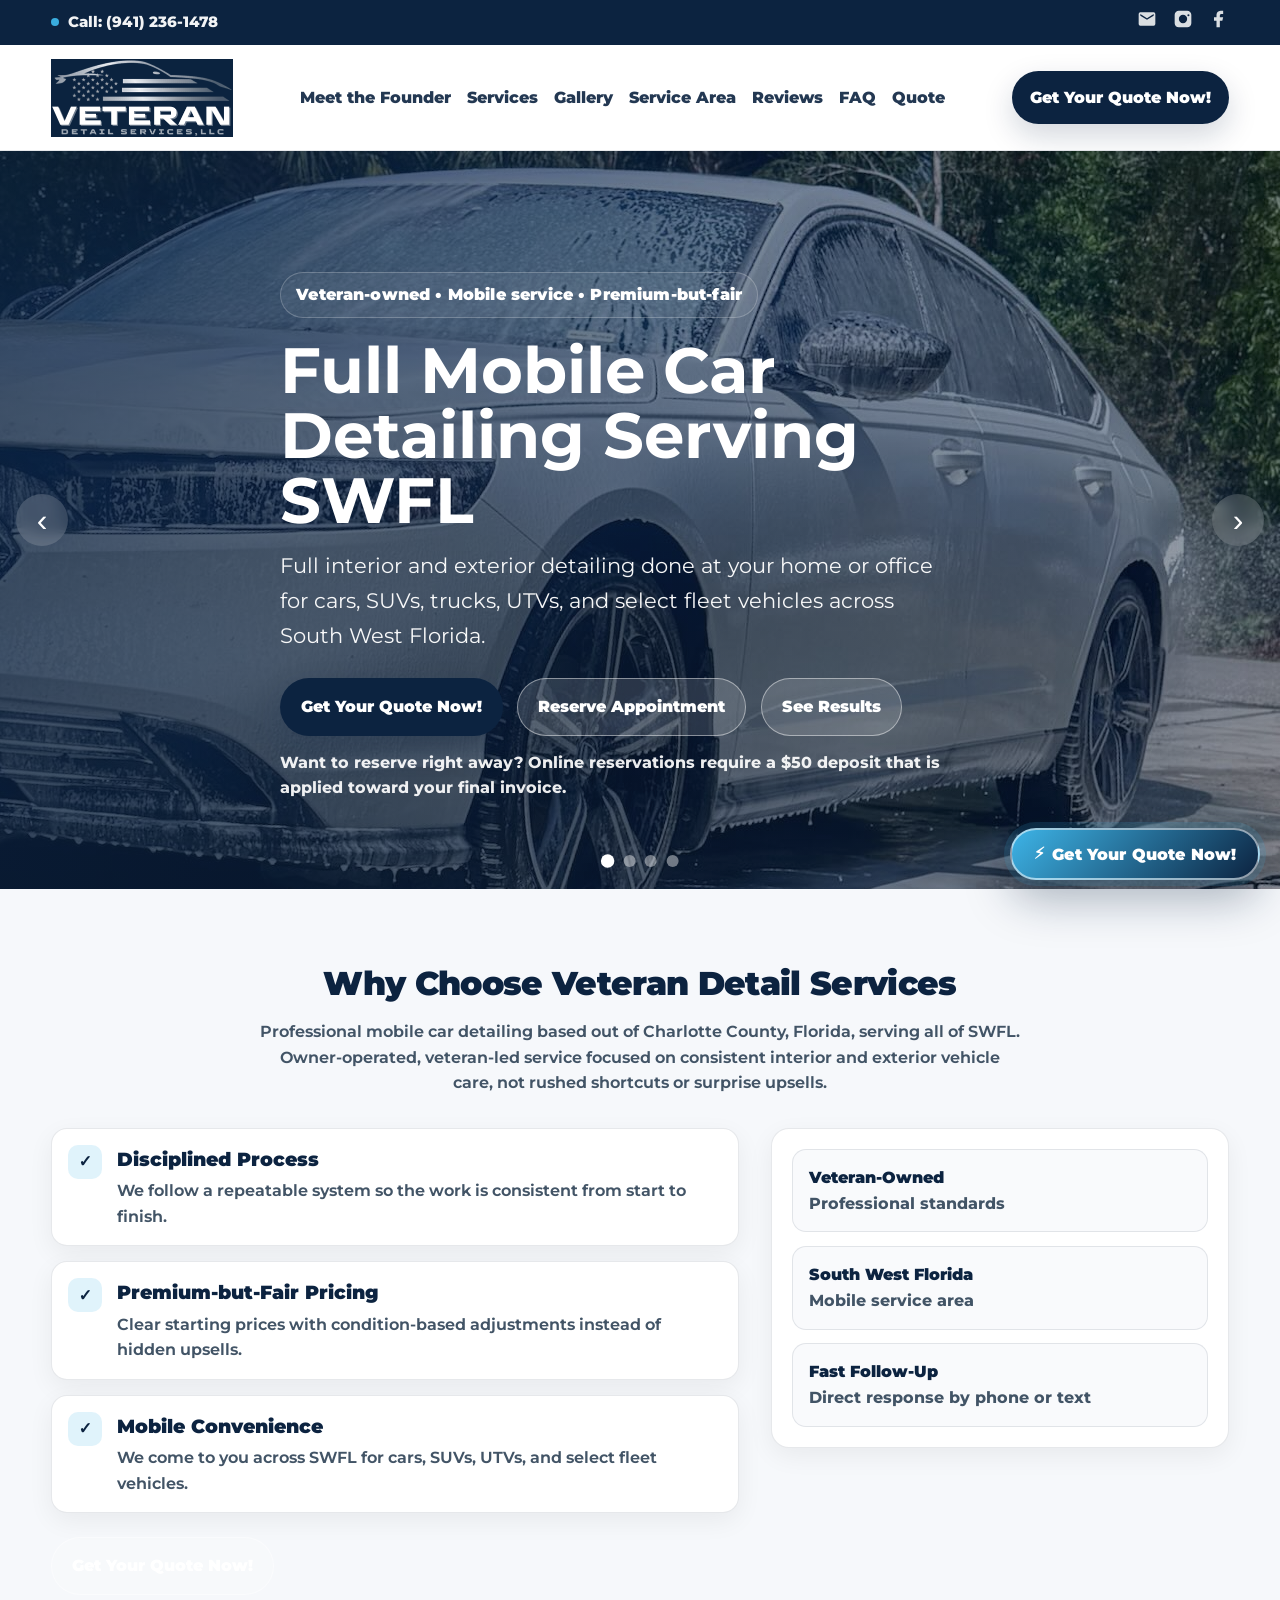
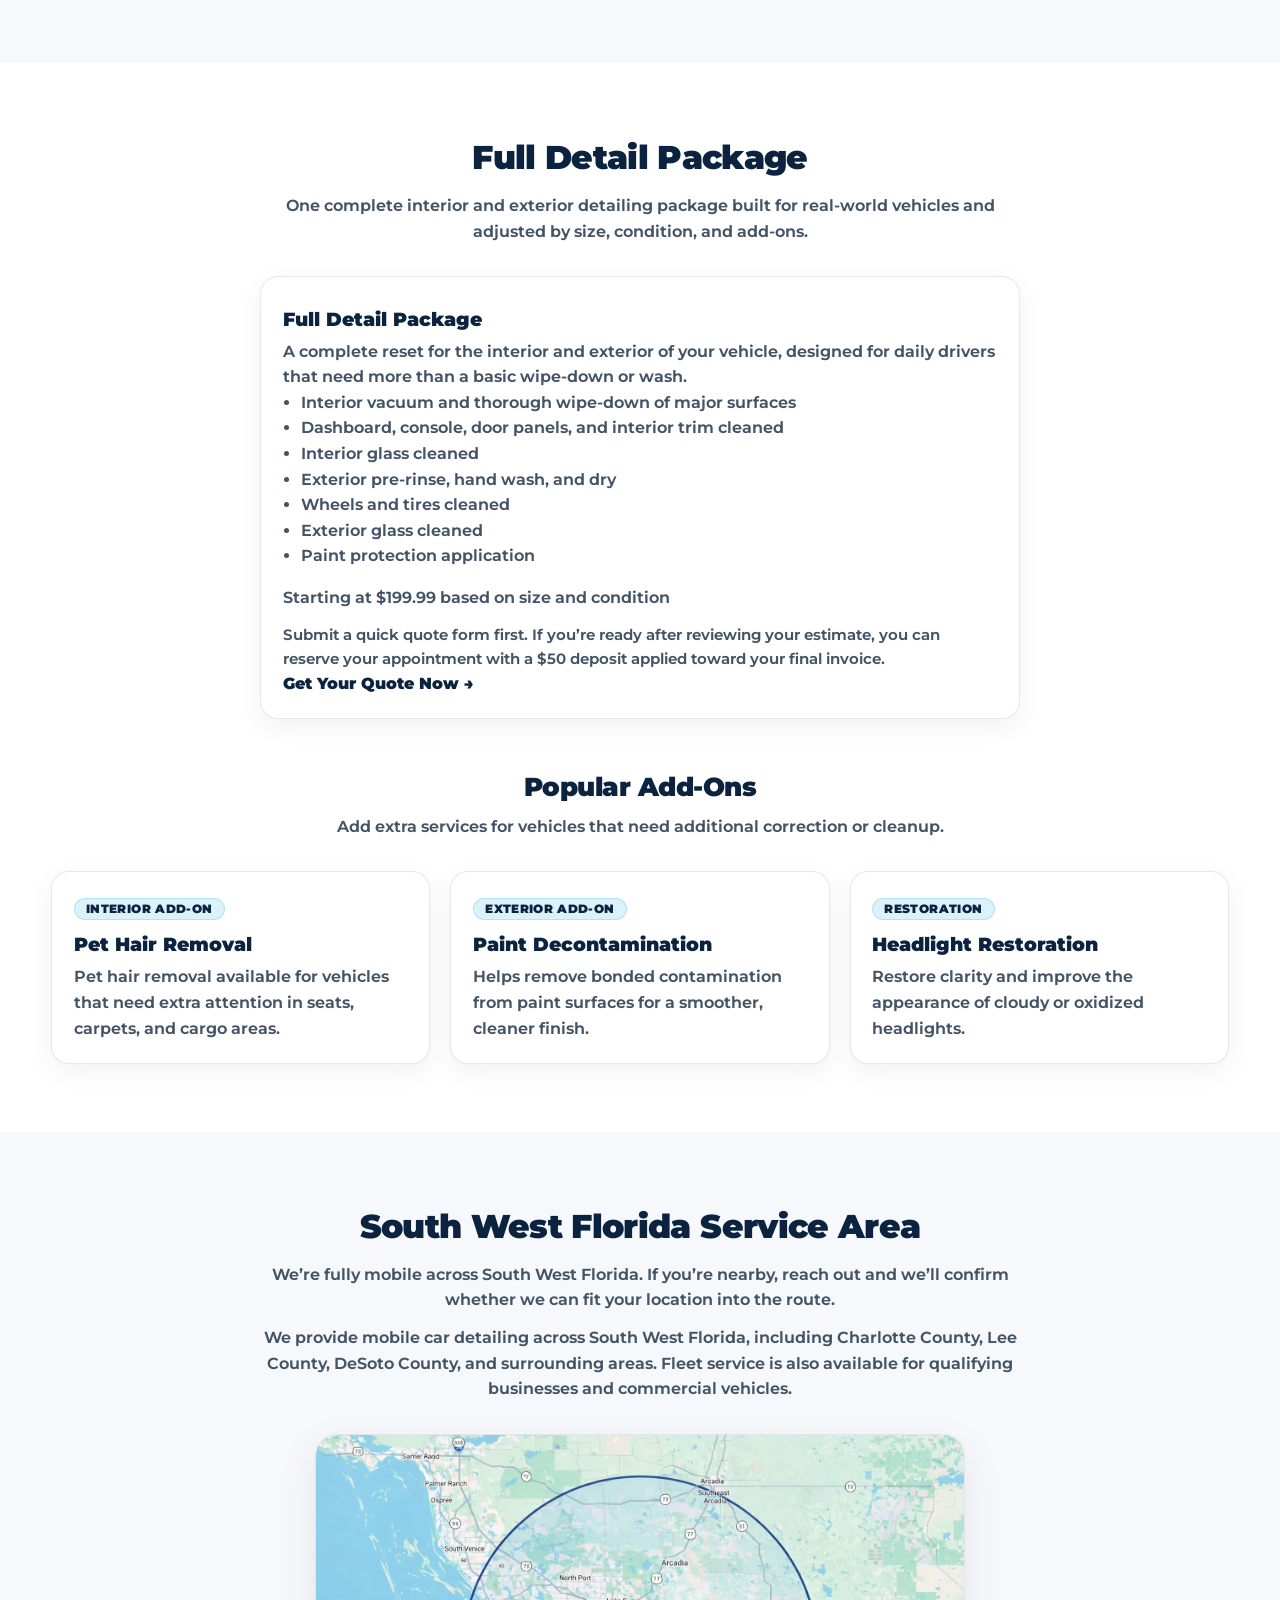
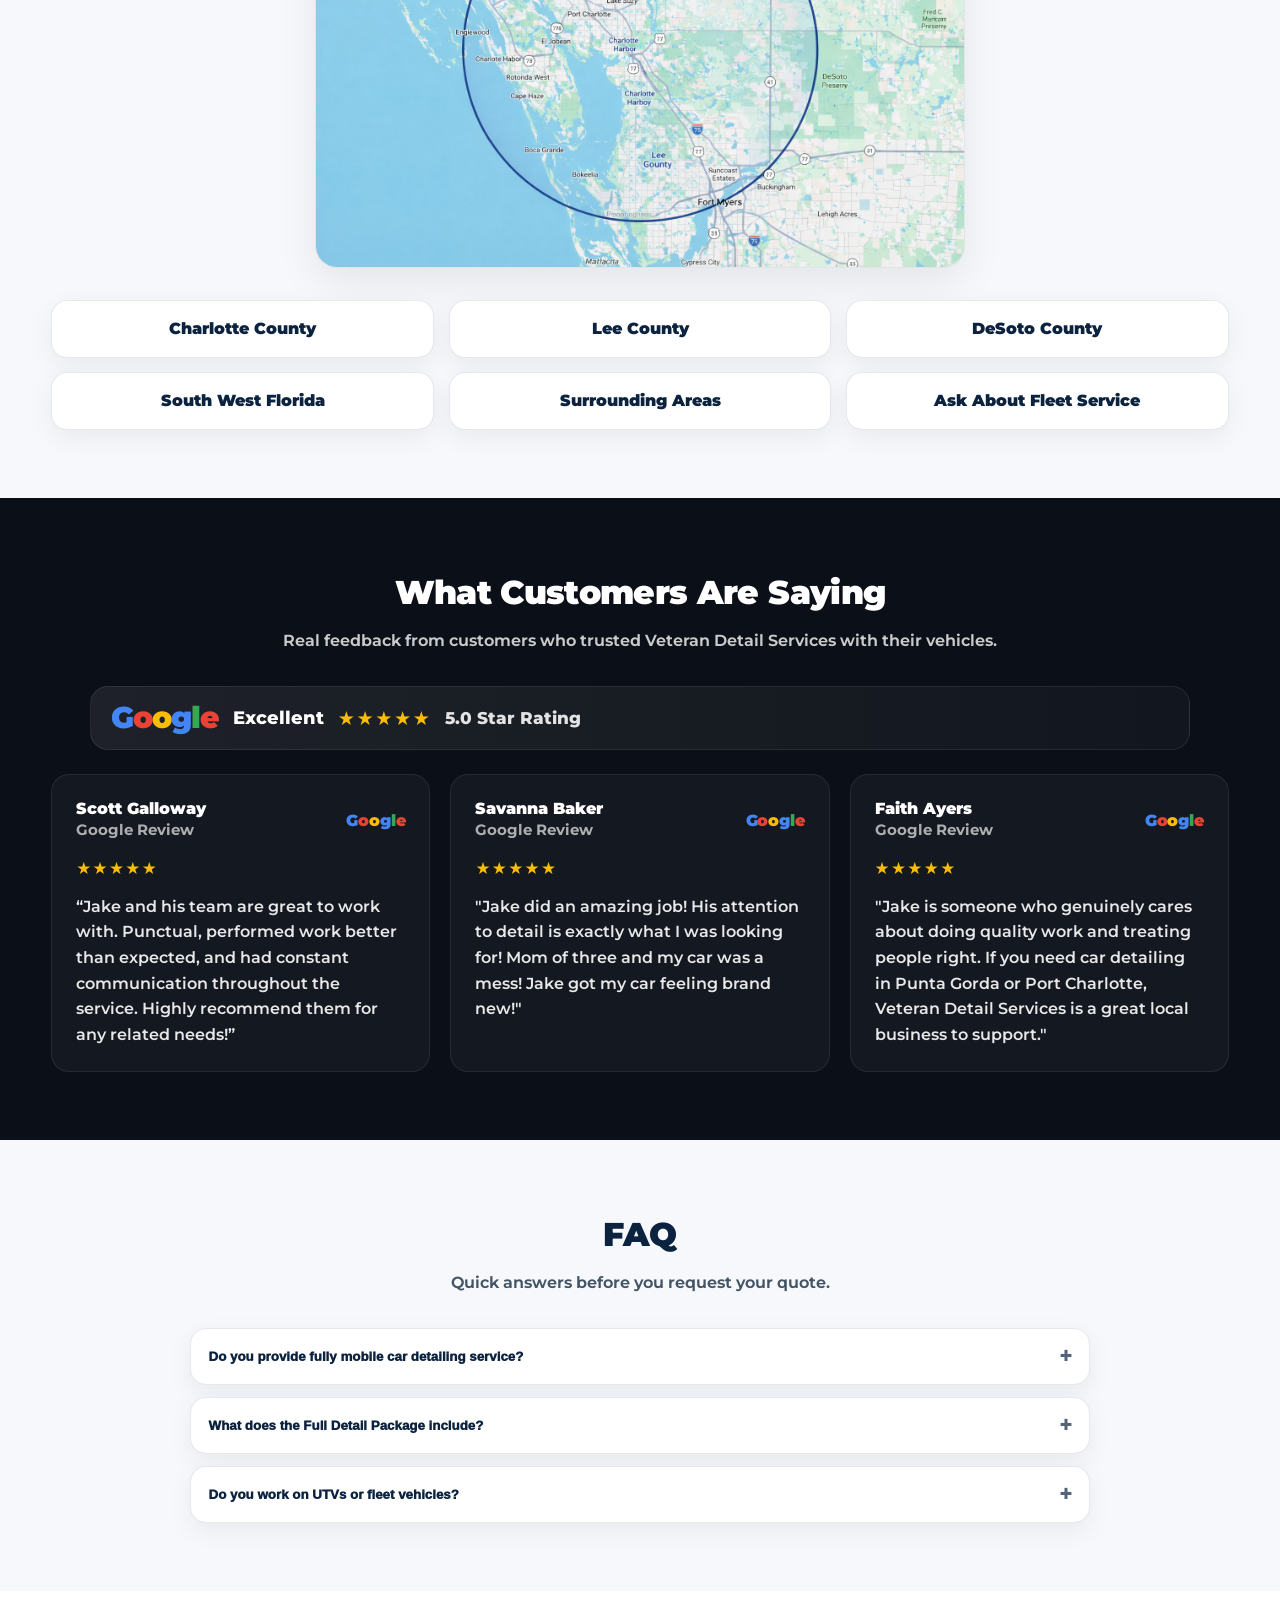
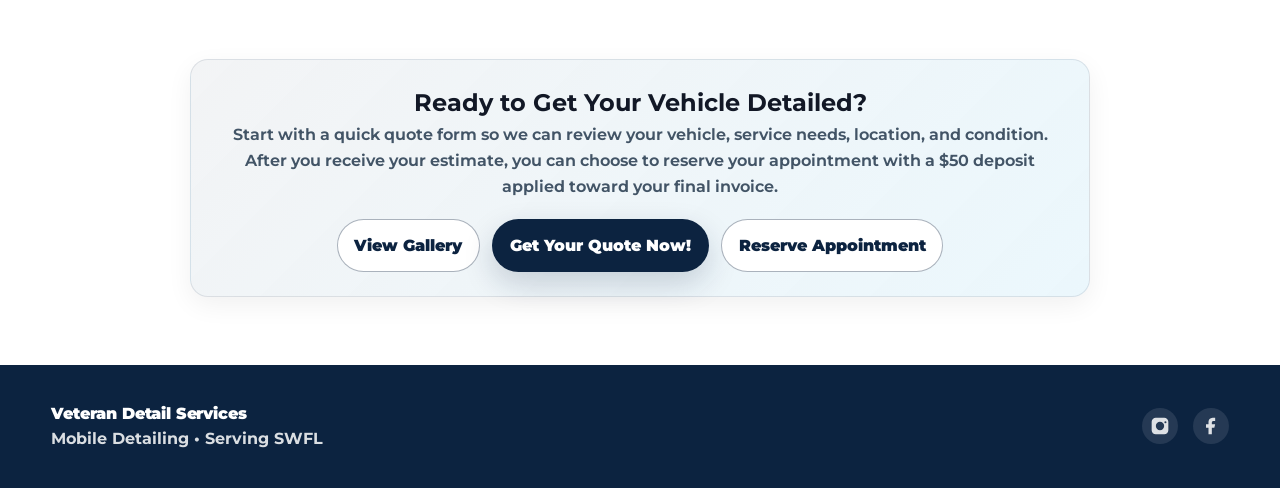
<file: index.html>
<!DOCTYPE html>
<html lang="en">
  <head>
    <meta charset="UTF-8" />
    <meta name="viewport" content="width=device-width, initial-scale=1.0" />
    <meta
      name="google-site-verification"
      content="xdz-H3nLRK2C84TKBhFQIio1q3NKitnjpFAcLu9g1b0"
    />

    <title>Mobile Car Detailing Serving South West Florida | Veteran Detail Services</title>
    <meta
      name="description"
      content="Veteran-owned mobile car detailing in Charlotte County, FL. Full interior and exterior detailing for cars, SUVs, UTVs, and fleet vehicles in Punta Gorda, Port Charlotte, Englewood, and nearby areas."
    />
    <meta
      name="keywords"
      content="mobile car detailing Charlotte County FL, Punta Gorda car detailing, Port Charlotte auto detailing, full detail package, SUV detailing, UTV detailing, fleet vehicle detailing, Veteran Detail Services"
    />
    <meta property="og:url" content="https://veterandetailservices.com/" />
    <meta
      property="og:image"
      content="https://veterandetailservices.com/assets/images/hero-slide-foam-action.jpeg"
    />

    <!-- Meta Pixel Code -->
    <script>
    !function(f,b,e,v,n,t,s)
    {if(f.fbq)return;n=f.fbq=function(){n.callMethod?
    n.callMethod.apply(n,arguments):n.queue.push(arguments)};
    if(!f._fbq)f._fbq=n;n.push=n;n.loaded=!0;n.version='2.0';
    n.queue=[];t=b.createElement(e);t.async=!0;
    t.src=v;s=b.getElementsByTagName(e)[0];
    s.parentNode.insertBefore(t,s)}(window, document,'script',
    'https://connect.facebook.net/en_US/fbevents.js');
    fbq('init', '831206326713689');
    fbq('track', 'PageView');
    </script>
    <noscript><img height="1" width="1" style="display:none"
    src="https://www.facebook.com/tr?id=831206326713689&ev=PageView&noscript=1"
    /></noscript>
    <!-- End Meta Pixel Code -->

    <!-- Google tag (gtag.js) -->
    <script async src="https://www.googletagmanager.com/gtag/js?id=AW-18011924526">
    </script>
    <script>
      window.dataLayer = window.dataLayer || [];
      function gtag(){dataLayer.push(arguments);}
      gtag('js', new Date());

      gtag('config', 'AW-18011924526');
    </script>

    <link rel="stylesheet" href="assets/css/styles.css" />
    <link
      href="https://fonts.googleapis.com/css2?family=Montserrat:wght@400;600;700;800;900&display=swap"
      rel="stylesheet"
    />
    <link rel="canonical" href="https://veterandetailservices.com/" />

    <meta
      property="og:title"
      content="Mobile Car Detailing in Charlotte County, FL | Veteran Detail Services"
    />
    <meta
      property="og:description"
      content="Premium-but-fair mobile detailing with disciplined, professional results. Full interior and exterior detailing across Charlotte County, Florida."
    />
    <meta property="og:type" content="website" />
    <meta property="og:site_name" content="Veteran Detail Services" />
    <meta name="robots" content="index, follow, max-image-preview:large" />
  </head>

  <body id="top">
    <div class="topbar">
      <div class="container topbar-inner">
        <a class="topbar-phone" href="tel:+19412361478" aria-label="Call Veteran Detail Services">
          <span class="dot"></span> Call: (941) 236-1478
        </a>

        <div class="topbar-social" aria-label="Social links">
          <a href="mailto:veterandetailservices.swfl@gmail.com" aria-label="Email">
            <svg viewBox="0 0 24 24" class="social-icon" aria-hidden="true">
              <path
                fill="currentColor"
                d="M20 4H4a2 2 0 0 0-2 2v12a2 2 0 0 0 2 2h16a2 2 0 0 0 2-2V6a2 2 0 0 0-2-2zm0 4-8 5L4 8V6l8 5 8-5v2z"
              />
            </svg>
          </a>

          <a
            href="https://www.instagram.com/veterandetailservices.swfl/"
            target="_blank"
            rel="noopener"
            aria-label="Instagram"
          >
            <svg viewBox="0 0 24 24" class="social-icon" aria-hidden="true">
              <path
                fill="currentColor"
                d="M7 2C4.24 2 2 4.24 2 7v10c0 2.76 2.24 5 5 5h10c2.76 0 5-2.24 5-5V7c0-2.76-2.24-5-5-5H7zm5 5a5 5 0 1 1 0 10 5 5 0 0 1 0-10zm6.5-.75a1.25 1.25 0 1 1 0 2.5 1.25 1.25 0 0 1 0-2.5z"
              />
            </svg>
          </a>

          <a
            href="https://www.facebook.com/veterandetailservices"
            target="_blank"
            rel="noopener"
            aria-label="Facebook"
          >
            <svg viewBox="0 0 24 24" class="social-icon" aria-hidden="true">
              <path
                fill="currentColor"
                d="M13 22v-8h3l1-4h-4V8c0-1.16.84-2 2-2h2V2h-3c-3.31 0-5 2.69-5 5v3H6v4h3v8h4z"
              />
            </svg>
          </a>
        </div>
      </div>
    </div>

    <header class="navbar">
      <div class="container nav-container">
        <a class="logo-wrapper" href="#top" aria-label="Go to home">
          <img src="assets/images/vds-logo-header.png" alt="Veteran Detail Services" class="logo" />
        </a>

        <button class="nav-toggle" aria-expanded="false" aria-controls="primaryNav">
          <span class="sr-only">Open menu</span>
          ☰
        </button>

        <nav class="nav" id="primaryNav" aria-label="Primary">
          <ul class="nav-links">
            <li><a href="founder.html">Meet the Founder</a></li>
            <li><a href="#services">Services</a></li>
            <li><a href="gallery.html">Gallery</a></li>
            <li><a href="#areas">Service Area</a></li>
            <li><a href="#reviews">Reviews</a></li>
            <li><a href="#faq">FAQ</a></li>
            <li><a href="contact.html">Quote</a></li>
          </ul>
        </nav>

        <div class="nav-cta">
          <a href="contact.html" class="btn-primary">
            Get Your Quote Now!
          </a>
        </div>
      </div>
    </header>

    <main>
      <section class="hero-slider">
        <div class="hero-slide active" style="background-image: url('assets/images/hero-slide-foam-action.jpeg');">
          <div class="hero-slide-overlay"></div>
          <div class="container hero-slide-content">
            <div class="hero-badge">Veteran-owned • Mobile service • Premium-but-fair</div>
            <h1>Full Mobile Car Detailing Serving SWFL</h1>
            <p class="hero-subheadline">
              Full interior and exterior detailing done at your home or office for cars, SUVs, trucks, UTVs,
              and select fleet vehicles across South West Florida.
            </p>
            <div class="hero-buttons">
              <a href="contact.html" class="btn-primary large">
                Get Your Quote Now!
              </a>
              <a href="https://veteran-detail-services.square.site" class="btn-secondary large" target="_blank" rel="noopener">
                Reserve Appointment
              </a>
              <a href="gallery.html" class="btn-secondary large">See Results</a>
            </div>

            <p class="deposit-note">
              Want to reserve right away? Online reservations require a $50 deposit that is applied toward your final invoice.
            </p> 
          </div>
        </div>

        <div class="hero-slide" style="background-image: url('assets/images/hero-slide-exterior-finish.jpeg');">
          <div class="hero-slide-overlay"></div>
          <div class="container hero-slide-content">
            <div class="hero-badge">Exterior Finish</div>
            <h2>Clean Paint. Better Gloss. Better Presentation.</h2>
            <p class="hero-subheadline">
              Safe wash methods, detailed wheels, and finish-enhancing protection for a cleaner vehicle you notice immediately.
            </p>
            <div class="hero-buttons">
              <a href="contact.html" class="btn-secondary large">
                Get Your Quote Now!
              </a>
            </div>
          </div>
        </div>

        <div class="hero-slide" style="background-image: url('assets/images/hero-slide-interior-finish.jpeg');">
          <div class="hero-slide-overlay"></div>
          <div class="container hero-slide-content">
            <div class="hero-badge">Interior Reset</div>
            <h2>Interior Detailing That Feels Clean Again</h2>
            <p class="hero-subheadline">
              From daily-driver buildup to deeper resets, we focus on the areas that change how the vehicle feels every time you get in.
            </p>
            <div class="hero-buttons">
              <a href="contact.html" class="btn-secondary large">
                Get Your Quote Now!
              </a>
            </div>
          </div>
        </div>

        <div class="hero-slide" style="background-image: url('assets/images/hero-slide-engine-bay.jpeg');">
          <div class="hero-slide-overlay"></div>
          <div class="container hero-slide-content">
            <div class="hero-badge">Owner-Operated</div>
            <h2>Real Results. Personal Service.</h2>
            <p class="hero-subheadline">
              Every vehicle is handled with disciplined process, honest communication, and one-on-one quality control.
            </p>
            <div class="hero-buttons">
              <a href="founder.html" class="btn-secondary large">Meet the Founder</a>
            </div>
          </div>
        </div>

        <div class="hero-slider-controls">
          <button class="hero-slider-btn prev" type="button" aria-label="Previous slide">‹</button>
          <button class="hero-slider-btn next" type="button" aria-label="Next slide">›</button>
        </div>

        <div class="hero-slider-dots">
          <button class="hero-dot active" type="button" aria-label="Go to slide 1"></button>
          <button class="hero-dot" type="button" aria-label="Go to slide 2"></button>
          <button class="hero-dot" type="button" aria-label="Go to slide 3"></button>
          <button class="hero-dot" type="button" aria-label="Go to slide 4"></button>
        </div>
      </section>

      <section id="about" class="section section-alt">
        <div class="container">
          <div class="section-header center">
            <h2 class="section-title center">Why Choose Veteran Detail Services</h2>
            <p class="section-subtitle center">
              Professional mobile car detailing based out of Charlotte County, Florida, serving all of SWFL. Owner-operated, veteran-led service focused on
              consistent interior and exterior vehicle care, not rushed shortcuts or surprise upsells.
            </p>
          </div>

          <div class="split">
            <div>
              <div class="points">
                <div class="point">
                  <div class="point-icon">✓</div>
                  <div>
                    <h3>Disciplined Process</h3>
                    <p>We follow a repeatable system so the work is consistent from start to finish.</p>
                  </div>
                </div>

                <div class="point">
                  <div class="point-icon">✓</div>
                  <div>
                    <h3>Premium-but-Fair Pricing</h3>
                    <p>Clear starting prices with condition-based adjustments instead of hidden upsells.</p>
                  </div>
                </div>

                <div class="point">
                  <div class="point-icon">✓</div>
                  <div>
                    <h3>Mobile Convenience</h3>
                    <p>We come to you across SWFL for cars, SUVs, UTVs, and select fleet vehicles.</p>
                  </div>
                </div>
              </div>

              <div class="cta-row">
                <a href="contact.html" class="btn-secondary large">
                  Get Your Quote Now!
                </a>
              </div>
            </div>

            <div class="feature-card">
              <div class="feature-card-inner">
                <div class="kpi">
                  <span class="kpi-num">Veteran-Owned</span>
                  <span class="kpi-label">Professional standards</span>
                </div>
                <div class="kpi">
                  <span class="kpi-num">South West Florida</span>
                  <span class="kpi-label">Mobile service area</span>
                </div>
                <div class="kpi">
                  <span class="kpi-num">Fast Follow-Up</span>
                  <span class="kpi-label">Direct response by phone or text</span>
                </div>
              </div>
            </div>
          </div>
        </div>
      </section>

      <section id="services" class="section">
        <div class="container">
          <div class="section-header center">
            <h2 class="section-title center">Full Detail Package</h2>
            <p class="section-subtitle center">
              One complete interior and exterior detailing package built for real-world vehicles and adjusted by size, condition, and add-ons.
            </p>
          </div>

          <div class="cards" style="display: flex; justify-content: center;">
            <article class="card" style="max-width: 760px; width: 100%;">
              <div class="card-top">
                <h3>Full Detail Package</h3>
              </div>

              <p>
                A complete reset for the interior and exterior of your vehicle, designed for daily drivers that need more than a basic wipe-down or wash.
              </p>

              <ul class="card-list">
                <li>Interior vacuum and thorough wipe-down of major surfaces</li>
                <li>Dashboard, console, door panels, and interior trim cleaned</li>
                <li>Interior glass cleaned</li>
                <li>Exterior pre-rinse, hand wash, and dry</li>
                <li>Wheels and tires cleaned</li>
                <li>Exterior glass cleaned</li>
                <li>Paint protection application</li>
              </ul>

              <p class="card-meta">Starting at $199.99 based on size and condition</p>
              <p class="mini-note">
                Submit a quick quote form first. If you’re ready after reviewing your estimate, you can reserve your appointment with a $50 deposit applied toward your final invoice.
              </p>
              <a class="card-link" href="contact.html">
                Get Your Quote Now →
              </a>
            </article>
          </div>

          <div class="section-header center" style="margin-top: 3rem;">
            <h3 class="section-title center" style="font-size: clamp(1.25rem, 2vw, 1.6rem); margin-bottom: 0.35rem;">Popular Add-Ons</h3>
            <p class="section-subtitle center">Add extra services for vehicles that need additional correction or cleanup.</p>
          </div>

          <div class="cards addon-cards">
            <article class="card">
              <div class="card-top">
                <div class="card-tag">INTERIOR ADD-ON</div>
                <h3>Pet Hair Removal</h3>
              </div>
              <p>Pet hair removal available for vehicles that need extra attention in seats, carpets, and cargo areas.</p>
            </article>

            <article class="card">
              <div class="card-top">
                <div class="card-tag">EXTERIOR ADD-ON</div>
                <h3>Paint Decontamination</h3>
              </div>
              <p>Helps remove bonded contamination from paint surfaces for a smoother, cleaner finish.</p>
            </article>

            <article class="card">
              <div class="card-top">
                <div class="card-tag">RESTORATION</div>
                <h3>Headlight Restoration</h3>
              </div>
              <p>Restore clarity and improve the appearance of cloudy or oxidized headlights.</p>
            </article>
          </div>
        </div>
      </section>

      <section id="areas" class="section section-alt">
        <div class="container">
          <div class="section-header center">
            <h2 class="section-title center">South West Florida Service Area</h2>
            <p class="section-subtitle center">
              We’re fully mobile across South West Florida. If you’re nearby, reach out and we’ll confirm whether we can fit your location into the route.
            </p>
            <p class="areas-seo center">
              We provide mobile car detailing across South West Florida, including Charlotte County, Lee County, DeSoto County, and surrounding areas.
              Fleet service is also available for qualifying businesses and commercial vehicles.
            </p>
          </div>

          <div class="service-area-visual">
            <img
              src="assets/images/service-area-map.png"
              alt="Map showing Veteran Detail Services coverage across Southwest Florida including Charlotte County, Lee County, DeSoto County, and surrounding areas"
              class="service-area-map-image"
              loading="lazy"
            />
          </div>

          <div class="areas">
            <a class="area" href="charlotte-county-car-detailing.html">Charlotte County</a>
            <a class="area" href="lee-county-car-detailing.html">Lee County</a>
            <a class="area" href="desoto-county-car-detailing.html">DeSoto County</a>
            <a class="area" href="index.html#areas">South West Florida</a>
            <a class="area" href="contact.html">Surrounding Areas</a>
            <a class="area" href="fleet-detailing.html">Ask About Fleet Service</a>
          </div>
        </div>
      </section>

      <section id="reviews" class="section" style="background: #0b0f17; color: #fff;">
        <div class="container">
          <div class="section-header center">
            <h2 class="section-title center" style="color: #fff;">What Customers Are Saying</h2>
            <p class="section-subtitle center" style="color: rgba(255,255,255,0.78);">
              Real feedback from customers who trusted Veteran Detail Services with their vehicles.
            </p>
          </div>

          <div style="max-width: 1100px; margin: 0 auto 1.5rem; padding: 1rem 1.25rem; border-radius: 18px; background: linear-gradient(90deg, rgba(255,255,255,0.08), rgba(255,255,255,0.03)); border: 1px solid rgba(255,255,255,0.08); display: flex; justify-content: space-between; align-items: center; gap: 1rem; flex-wrap: wrap;">
            <div style="display: flex; align-items: center; gap: 0.85rem; flex-wrap: wrap;">
              <div aria-label="Google" style="font-size: 1.9rem; font-weight: 900; letter-spacing: -0.03em; line-height: 1;">
                <span style="color: #4285F4;">G</span><span style="color: #EA4335;">o</span><span style="color: #FBBC05;">o</span><span style="color: #4285F4;">g</span><span style="color: #34A853;">l</span><span style="color: #EA4335;">e</span>
              </div>
              <div style="font-size: 1.1rem; font-weight: 800; color: #fff;">Excellent</div>
              <div style="font-size: 1.2rem; letter-spacing: 0.08em; color: #fbbc05;" aria-label="5 out of 5 stars">★★★★★</div>
              <div style="font-size: 1.05rem; font-weight: 800; color: rgba(255,255,255,0.88);">5.0 Star Rating</div>
            </div>
          </div>

          <div class="cards">
            <article class="card" style="padding: 1.5rem; background: rgba(255,255,255,0.04); border: 1px solid rgba(255,255,255,0.08); box-shadow: none; color: #fff;">
              <div style="display: flex; align-items: center; justify-content: space-between; gap: 1rem; margin-bottom: 0.8rem;">
                <div>
                  <div style="font-weight: 900; color: #fff; line-height: 1.2;">Scott Galloway</div>
                  <div style="font-size: 0.92rem; font-weight: 700; color: rgba(255,255,255,0.65);">Google Review</div>
                </div>
                <div aria-label="Google" style="font-size: 1rem; font-weight: 900; letter-spacing: -0.01em; white-space: nowrap;">
                  <span style="color: #4285F4;">G</span><span style="color: #EA4335;">o</span><span style="color: #FBBC05;">o</span><span style="color: #4285F4;">g</span><span style="color: #34A853;">l</span><span style="color: #EA4335;">e</span>
                </div>
              </div>

              <div style="font-size: 1.05rem; letter-spacing: 0.08em; color: #fbbc05; margin-bottom: 0.75rem;" aria-label="5 out of 5 stars">★★★★★</div>

              <p style="color: rgba(255,255,255,0.9); font-weight: 600;">
                “Jake and his team are great to work with. Punctual, performed work better than expected,
                and had constant communication throughout the service. Highly recommend them for any related needs!”
              </p>
            </article>

            <article class="card" style="padding: 1.5rem; background: rgba(255,255,255,0.04); border: 1px solid rgba(255,255,255,0.08); box-shadow: none; color: #fff;">
              <div style="display: flex; align-items: center; justify-content: space-between; gap: 1rem; margin-bottom: 0.8rem;">
                <div>
                  <div style="font-weight: 900; color: #fff; line-height: 1.2;">Savanna Baker</div>
                  <div style="font-size: 0.92rem; font-weight: 700; color: rgba(255,255,255,0.65);">Google Review</div>
                </div>
                <div aria-label="Google" style="font-size: 1rem; font-weight: 900; letter-spacing: -0.01em; white-space: nowrap;">
                  <span style="color: #4285F4;">G</span><span style="color: #EA4335;">o</span><span style="color: #FBBC05;">o</span><span style="color: #4285F4;">g</span><span style="color: #34A853;">l</span><span style="color: #EA4335;">e</span>
                </div>
              </div>

              <div style="font-size: 1.05rem; letter-spacing: 0.08em; color: #fbbc05; margin-bottom: 0.75rem;" aria-label="5 out of 5 stars">★★★★★</div>

              <p style="color: rgba(255,255,255,0.9); font-weight: 600;">
                "Jake did an amazing job! His attention to detail is exactly what I was looking for! Mom of three and my car was a mess! Jake got my car feeling brand new!"
              </p>
            </article>

            <article class="card" style="padding: 1.5rem; background: rgba(255,255,255,0.04); border: 1px solid rgba(255,255,255,0.08); box-shadow: none; color: #fff;">
              <div style="display: flex; align-items: center; justify-content: space-between; gap: 1rem; margin-bottom: 0.8rem;">
                <div>
                  <div style="font-weight: 900; color: #fff; line-height: 1.2;">Faith Ayers</div>
                  <div style="font-size: 0.92rem; font-weight: 700; color: rgba(255,255,255,0.65);">Google Review</div>
                </div>
                <div aria-label="Google" style="font-size: 1rem; font-weight: 900; letter-spacing: -0.01em; white-space: nowrap;">
                  <span style="color: #4285F4;">G</span><span style="color: #EA4335;">o</span><span style="color: #FBBC05;">o</span><span style="color: #4285F4;">g</span><span style="color: #34A853;">l</span><span style="color: #EA4335;">e</span>
                </div>
              </div>

              <div style="font-size: 1.05rem; letter-spacing: 0.08em; color: #fbbc05; margin-bottom: 0.75rem;" aria-label="5 out of 5 stars">★★★★★</div>

              <p style="color: rgba(255,255,255,0.9); font-weight: 600;">
                "Jake is someone who genuinely cares about doing quality work and treating people right. If you need car detailing in Punta Gorda or Port Charlotte, 
                Veteran Detail Services is a great local business to support."

              </p>
            </article>
          </div>
        </div>
      </section>

      <section id="faq" class="section section-alt">
        <div class="container">
          <div class="section-header center">
            <h2 class="section-title center">FAQ</h2>
            <p class="section-subtitle center">Quick answers before you request your quote.</p>
          </div>

          <div class="faq">
            <div class="faq-item">
              <button class="faq-q" aria-expanded="false">
                Do you provide fully mobile car detailing service?
                <span class="faq-icon">+</span>
              </button>
              <div class="faq-a" hidden>
                Yes. We are a mobile detailing service serving all SWFL locations. At this time, we only require access to a water source on site. We provide our own power and confirm setup details during quote follow-up.
              </div>
            </div>

            <div class="faq-item">
              <button class="faq-q" aria-expanded="false">
                What does the Full Detail Package include?
                <span class="faq-icon">+</span>
              </button>
              <div class="faq-a" hidden>
                Our Full Detail Package includes both interior and exterior detailing. Final pricing is based on vehicle size, interior condition, and any add-ons you select.
              </div>
            </div>

            <div class="faq-item">
              <button class="faq-q" aria-expanded="false">
                Do you work on UTVs or fleet vehicles?
                <span class="faq-icon">+</span>
              </button>
              <div class="faq-a" hidden>
                Yes. We can quote UTVs and select fleet vehicles. Use the quote page to tell us what type of vehicle you have so we can follow up accurately.
              </div>
            </div>
          </div>
        </div>
      </section>

      <section class="section">
        <div class="container">
          <div class="founder-mission" style="max-width: 900px; margin: 0 auto; text-align: center;">
            <h2>Ready to Get Your Vehicle Detailed?</h2>
              <p>
                Start with a quick quote form so we can review your vehicle, service needs, location, and condition.
                After you receive your estimate, you can choose to reserve your appointment with a $50 deposit applied toward your final invoice.
              </p>
              <div class="founder-actions" style="justify-content: center;">
                <a href="gallery.html" class="btn-secondary dark">View Gallery</a>
                <a href="contact.html" class="btn-primary">
                  Get Your Quote Now!
                </a>
                <a href="https://veteran-detail-services.square.site" class="btn-secondary dark" target="_blank" rel="noopener">
                  Reserve Appointment
                </a>
              </div>
          </div>
        </div>
      </section>
    </main>

    <footer class="footer">
      <div class="container footer-inner">
        <div>
          <div class="footer-title">Veteran Detail Services</div>
          <div class="footer-sub">Mobile Detailing • Serving SWFL</div>
        </div>

        <div class="footer-social">
          <a
            href="https://www.instagram.com/veterandetailservices.swfl/"
            target="_blank"
            rel="noopener"
            aria-label="Instagram"
          >
            <svg viewBox="0 0 24 24" class="social-icon" aria-hidden="true">
              <path
                fill="currentColor"
                d="M7 2C4.24 2 2 4.24 2 7v10c0 2.76 2.24 5 5 5h10c2.76 0 5-2.24 5-5V7c0-2.76-2.24-5-5-5H7zm5 5a5 5 0 1 1 0 10 5 5 0 0 1 0-10zm6.5-.75a1.25 1.25 0 1 1 0 2.5 1.25 1.25 0 0 1 0-2.5z"
              />
            </svg>
          </a>

          <a
            href="https://www.facebook.com/veterandetailservices"
            target="_blank"
            rel="noopener"
            aria-label="Facebook"
          >
            <svg viewBox="0 0 24 24" class="social-icon" aria-hidden="true">
              <path
                fill="currentColor"
                d="M13 22v-8h3l1-4h-4V8c0-1.16.84-2 2-2h2V2h-3c-3.31 0-5 2.69-5 5v3H6v4h3v8h4z"
              />
            </svg>
          </a>
        </div>
      </div>
    </footer>

    <div class="mobile-cta-bar">
      <a href="tel:+19412361478" class="mobile-cta-btn primary">Call</a>
      <a href="sms:+19412361478?body=Hi%20Veteran%20Detail%20Services,%20I%E2%80%99d%20like%20a%20quote." class="mobile-cta-btn">Text</a>
      <a href="contact.html" class="mobile-cta-btn accent">
        Quote
      </a>
    </div>

      <a href="contact.html" class="floating-quote-btn" aria-label="Get your quote now">
        Get Your Quote Now!
      </a>

    <script src="assets/js/main.js"></script>

    <script type="application/ld+json">
      {
        "@context": "https://schema.org",
        "@graph": [
          {
            "@type": "AutoDetailing",
            "name": "Veteran Detail Services",
            "url": "https://veterandetailservices.com/",
            "telephone": "+1-941-236-1478",
            "email": "veterandetailservices.swfl@gmail.com",
            "areaServed": [
              "Charlotte County, FL",
              "Port Charlotte, FL",
              "Punta Gorda, FL",
              "Englewood, FL",
              "Rotonda West, FL"
            ],
            "sameAs": [
              "https://www.facebook.com/veterandetailservices",
              "https://www.instagram.com/veterandetailservices.swfl/"
            ]
          },
          {
            "@type": "WebPage",
            "name": "Mobile Car Detailing in Charlotte County, FL | Veteran Detail Services",
            "url": "https://veterandetailservices.com/",
            "description": "Veteran-owned mobile car detailing in Charlotte County, FL with full interior and exterior detailing for cars, SUVs, UTVs, and fleet vehicles."
          }
        ]
      }
    </script>
  </body>
</html>
</file>
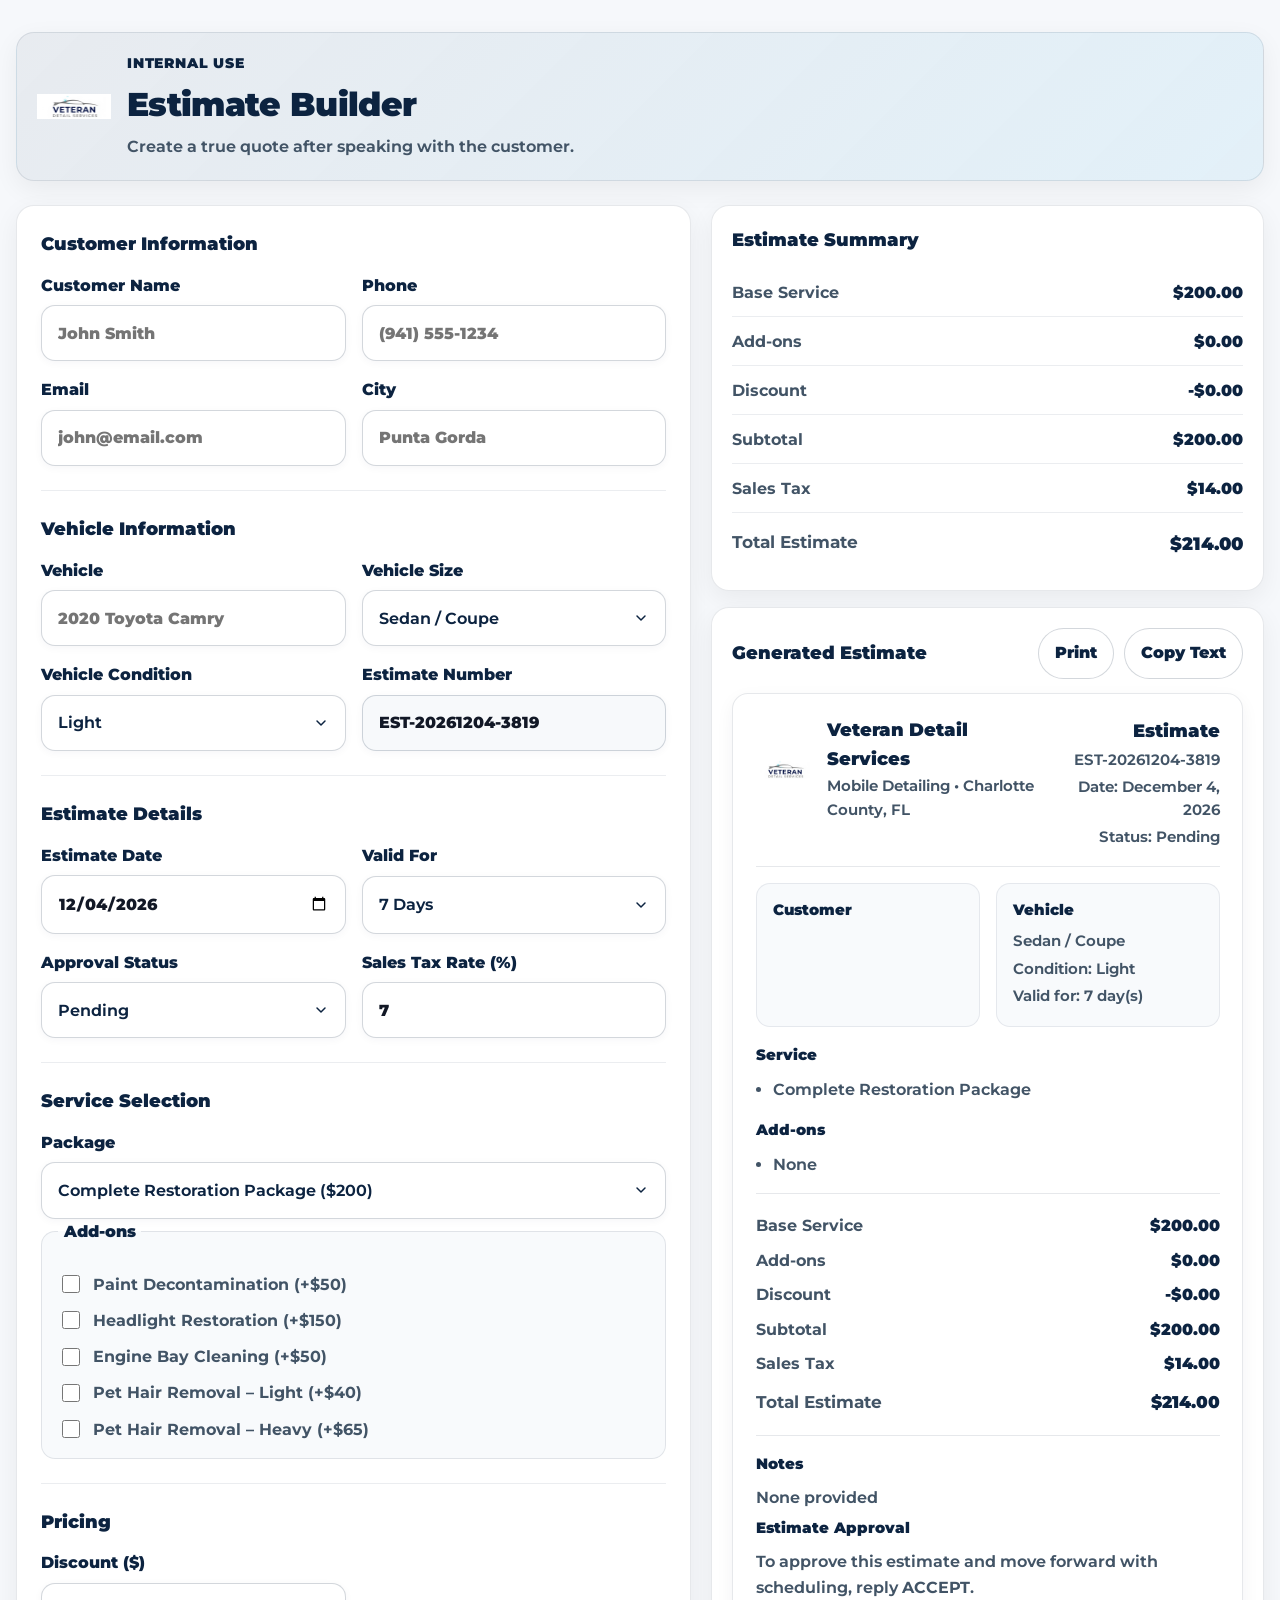
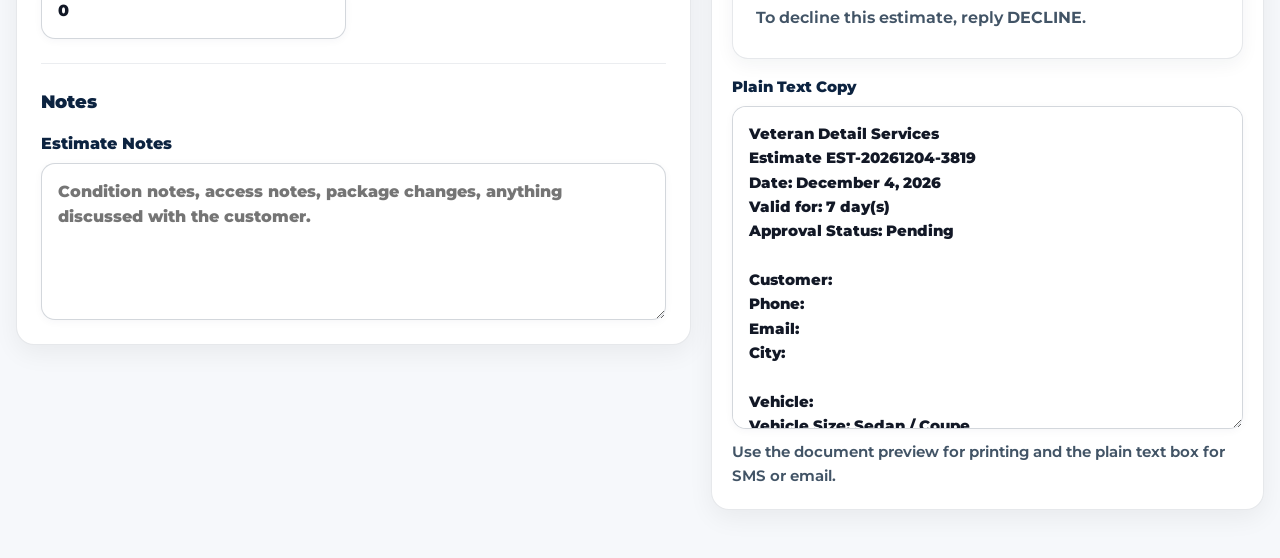
<file: estimate/index.html>
<!DOCTYPE html>
<html lang="en">
  <head>
    <meta charset="UTF-8" />
    <meta name="viewport" content="width=device-width, initial-scale=1.0" />
    <title>Estimate Builder | Veteran Detail Services</title>
    <link rel="stylesheet" href="estimate.css" />
    <link
      href="https://fonts.googleapis.com/css2?family=Montserrat:wght@400;600;700;800;900&display=swap"
      rel="stylesheet"
    />
  </head>
  <body>
    <main class="builder-page">
      <section class="builder-shell">
        <div class="builder-header">
          <div class="brand">
            <img src="../assets/images/logo-header.png" alt="Veteran Detail Services" class="brand-logo" />
            <div>
              <p class="eyebrow">Internal Use</p>
              <h1>Estimate Builder</h1>
              <p class="subcopy">Create a true quote after speaking with the customer.</p>
            </div>
          </div>
        </div>

        <div class="builder-layout">
          <form id="estimateForm" class="builder-form">
            <div class="form-section">
              <h2>Customer Information</h2>
              <div class="form-grid">
                <label>
                  Customer Name
                  <input type="text" id="customerName" placeholder="John Smith" />
                </label>

                <label>
                  Phone
                  <input type="text" id="customerPhone" placeholder="(941) 555-1234" />
                </label>

                <label>
                  Email
                  <input type="email" id="customerEmail" placeholder="john@email.com" />
                </label>

                <label>
                  City
                  <input type="text" id="customerCity" placeholder="Punta Gorda" />
                </label>
              </div>
            </div>

            <div class="form-section">
              <h2>Vehicle Information</h2>
              <div class="form-grid">
                <label>
                  Vehicle
                  <input type="text" id="vehicle" placeholder="2020 Toyota Camry" />
                </label>

                <label>
                  Vehicle Size
                  <select id="vehicleSize">
                    <option value="sedan">Sedan / Coupe</option>
                    <option value="suv">SUV / Truck</option>
                    <option value="large">Large SUV / 3-Row</option>
                  </select>
                </label>

                <label>
                  Vehicle Condition
                  <select id="vehicleCondition">
                    <option value="light">Light</option>
                    <option value="moderate">Moderate</option>
                    <option value="heavy">Heavy</option>
                  </select>
                </label>

                <label>
                  Estimate Number
                  <input type="text" id="estimateNumber" readonly />
                </label>
              </div>
            </div>

            <div class="form-section">
              <h2>Estimate Details</h2>
              <div class="form-grid">
                <label>
                  Estimate Date
                  <input type="date" id="estimateDate" />
                </label>

                <label>
                  Valid For
                  <select id="validDays">
                    <option value="3">3 Days</option>
                    <option value="5">5 Days</option>
                    <option value="7" selected>7 Days</option>
                    <option value="14">14 Days</option>
                  </select>
                </label>

                <label>
                  Approval Status
                  <select id="approvalStatus">
                    <option value="pending" selected>Pending</option>
                    <option value="accepted">Accepted</option>
                    <option value="declined">Declined</option>
                  </select>
                </label>

                <label>
                  Sales Tax Rate (%)
                  <input type="number" id="taxRate" min="0" step="0.01" value="7" />
                </label>
              </div>
            </div>

            <div class="form-section">
              <h2>Service Selection</h2>
              <div class="form-grid">
                <label class="full">
                  Package
                  <select id="servicePackage">
                    <option value="essential-exterior">Essential Exterior Wash ($55)</option>
                    <option value="essential-interior">Essential Interior Clean ($75)</option>
                    <option value="essential-bundle">Essential Clean Package ($100)</option>
                    <option value="tier2-exterior">Exterior Protection Detail ($95)</option>
                    <option value="tier2-interior">Interior Restoration Detail ($150)</option>
                    <option value="tier2-bundle" selected>Complete Restoration Package ($200)</option>
                    <option value="tier3">Signature Transformation Detail ($349)</option>
                  </select>
                </label>
              </div>

              <fieldset class="addons">
                <legend>Add-ons</legend>

                <label class="check">
                  <input type="checkbox" class="addon" value="clay" />
                  Paint Decontamination (+$50)
                </label>

                <label class="check">
                  <input type="checkbox" class="addon" value="headlights" />
                  Headlight Restoration (+$150)
                </label>

                <label class="check">
                  <input type="checkbox" class="addon" value="engine" />
                  Engine Bay Cleaning (+$50)
                </label>

                <label class="check">
                  <input type="checkbox" class="addon" value="petHairLight" />
                  Pet Hair Removal – Light (+$40)
                </label>

                <label class="check">
                  <input type="checkbox" class="addon" value="petHairHeavy" />
                  Pet Hair Removal – Heavy (+$65)
                </label>
              </fieldset>
            </div>

            <div class="form-section">
              <h2>Pricing</h2>
              <div class="form-grid">
                <label>
                  Discount ($)
                  <input type="number" id="discount" min="0" step="0.01" value="0" />
                </label>
              </div>
            </div>

            <div class="form-section">
              <h2>Notes</h2>
              <label>
                Estimate Notes
                <textarea
                  id="estimateNotes"
                  rows="5"
                  placeholder="Condition notes, access notes, package changes, anything discussed with the customer."
                ></textarea>
              </label>
            </div>
          </form>

          <aside class="builder-preview">
            <div class="summary-card">
              <h2>Estimate Summary</h2>

              <div class="summary-row">
                <span>Base Service</span>
                <strong id="summaryBase">$0.00</strong>
              </div>

              <div class="summary-row">
                <span>Add-ons</span>
                <strong id="summaryAddons">$0.00</strong>
              </div>

              <div class="summary-row">
                <span>Discount</span>
                <strong id="summaryDiscount">-$0.00</strong>
              </div>

              <div class="summary-row">
                <span>Subtotal</span>
                <strong id="summarySubtotal">$0.00</strong>
              </div>

              <div class="summary-row">
                <span>Sales Tax</span>
                <strong id="summaryTax">$0.00</strong>
              </div>

              <div class="summary-row total">
                <span>Total Estimate</span>
                <strong id="summaryTotal">$0.00</strong>
              </div>
            </div>

            <div class="output-card">
              <div class="output-header">
                <h2>Generated Estimate</h2>
                <div class="output-actions">
                  <button type="button" id="printEstimate" class="btn-secondary">Print</button>
                  <button type="button" id="copyEstimate" class="btn-secondary">Copy Text</button>
                </div>
              </div>

              <div id="estimateDocument" class="doc-preview"></div>

              <label class="text-output-label">
                Plain Text Copy
                <textarea id="estimateOutput" readonly rows="12"></textarea>
              </label>

              <p class="helper">
                Use the document preview for printing and the plain text box for SMS or email.
              </p>
            </div>
          </aside>
        </div>
      </section>
    </main>

    <script src="estimate.js"></script>
  </body>
</html>
</file>
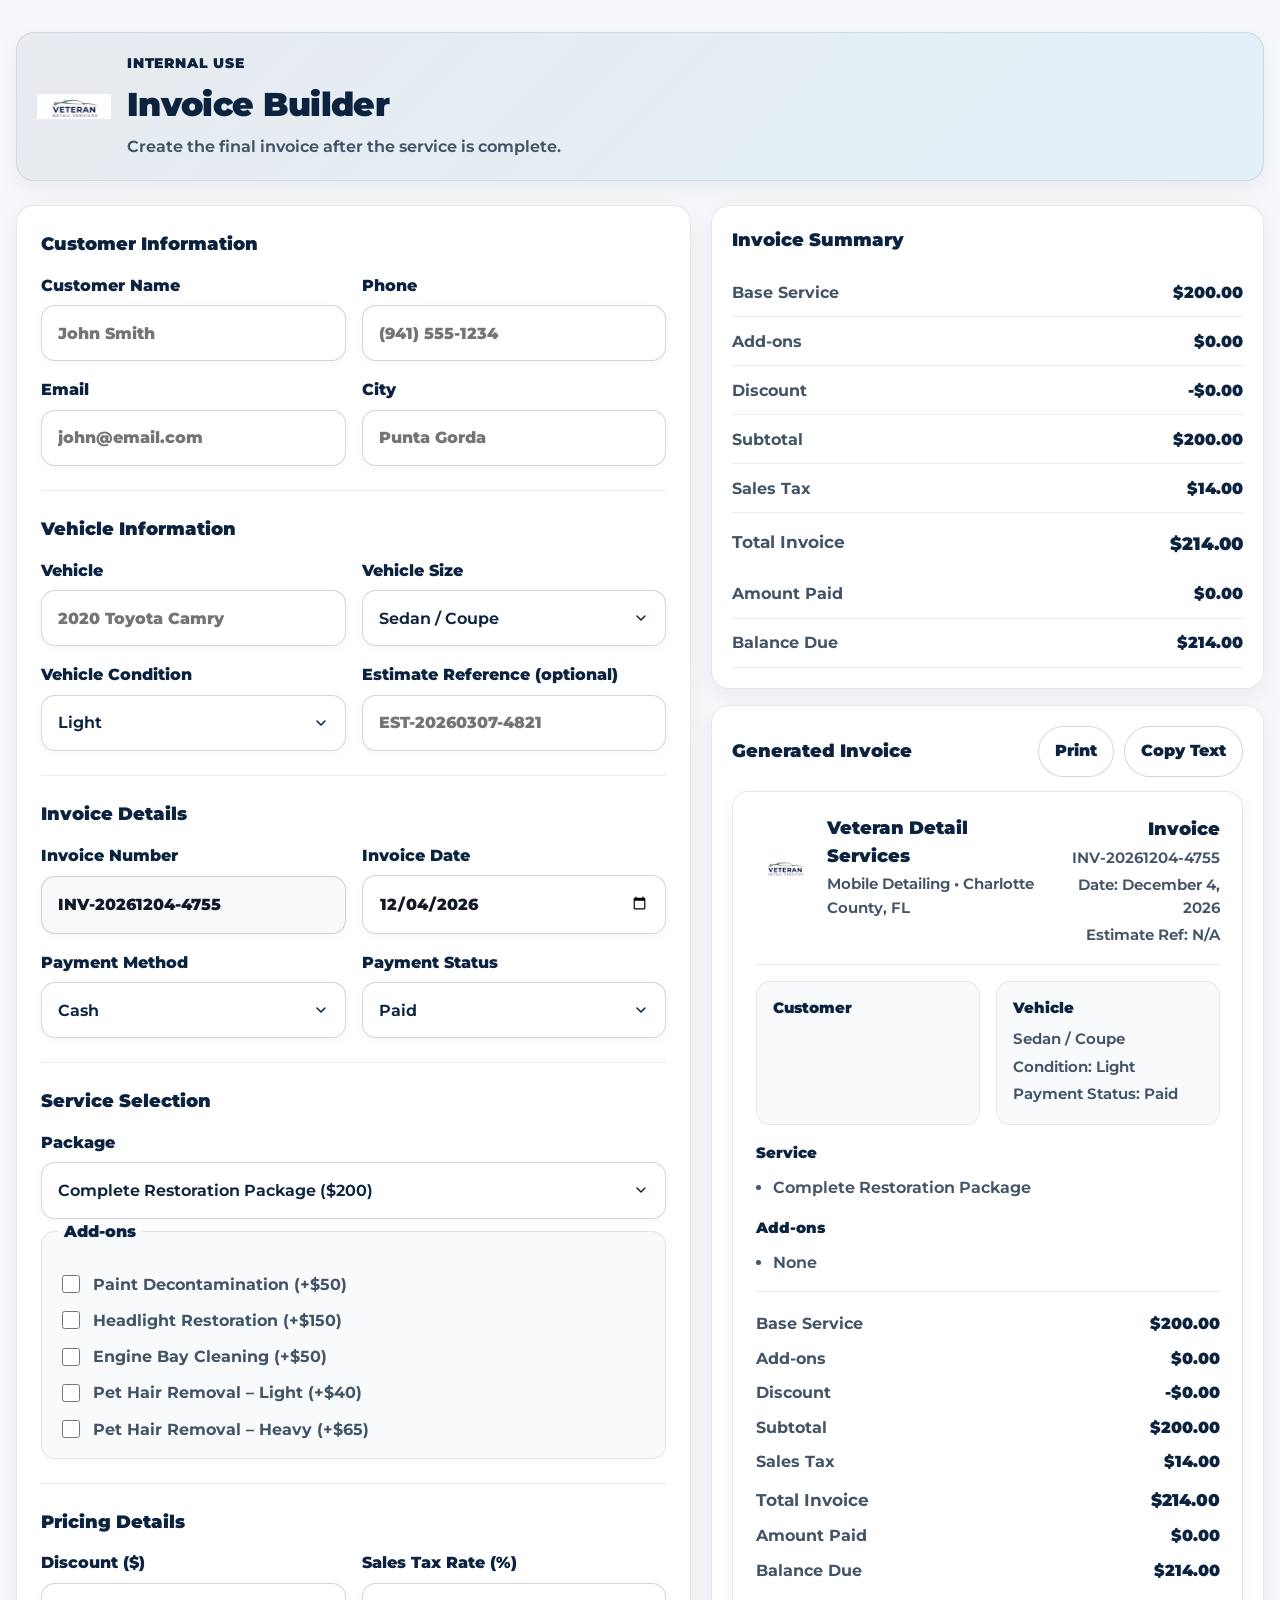
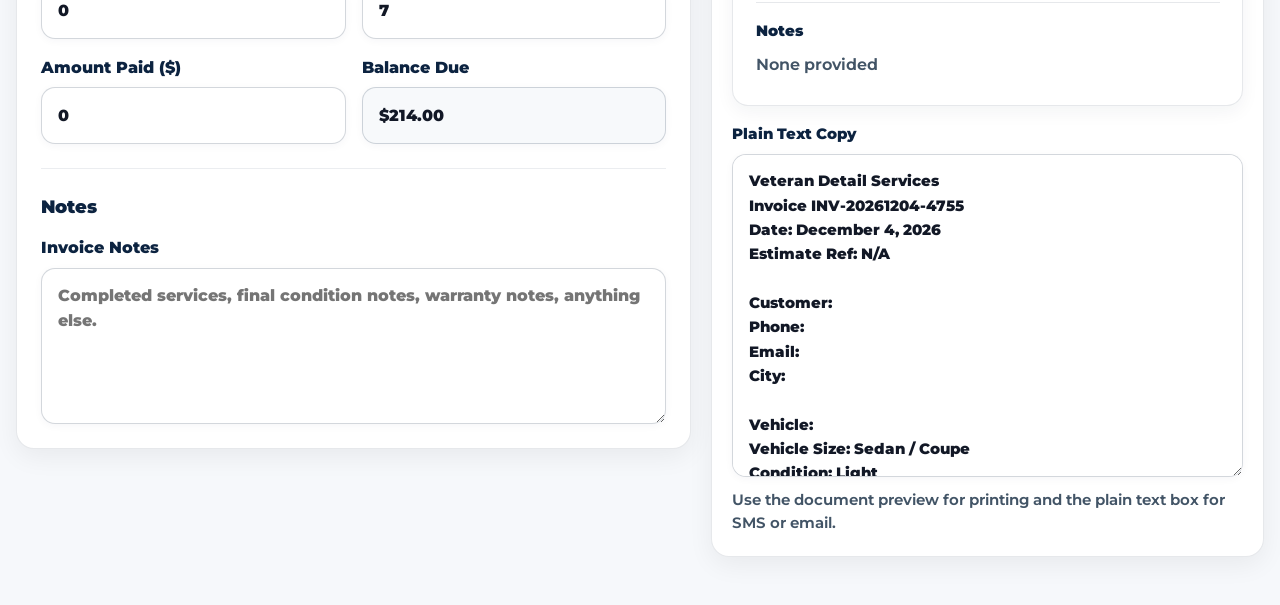
<file: invoice/index.html>
<!DOCTYPE html>
<html lang="en">
  <head>
    <meta charset="UTF-8" />
    <meta name="viewport" content="width=device-width, initial-scale=1.0" />
    <title>Invoice Builder | Veteran Detail Services</title>
    <link rel="stylesheet" href="invoice.css" />
    <link
      href="https://fonts.googleapis.com/css2?family=Montserrat:wght@400;600;700;800;900&display=swap"
      rel="stylesheet"
    />
  </head>
  <body>
    <main class="builder-page">
      <section class="builder-shell">
        <div class="builder-header">
          <div class="brand">
            <img src="../assets/images/logo-header.png" alt="Veteran Detail Services" class="brand-logo" />
            <div>
              <p class="eyebrow">Internal Use</p>
              <h1>Invoice Builder</h1>
              <p class="subcopy">Create the final invoice after the service is complete.</p>
            </div>
          </div>
        </div>

        <div class="builder-layout">
          <form id="invoiceForm" class="builder-form">
            <div class="form-section">
              <h2>Customer Information</h2>
              <div class="form-grid">
                <label>
                  Customer Name
                  <input type="text" id="customerName" placeholder="John Smith" />
                </label>

                <label>
                  Phone
                  <input type="text" id="customerPhone" placeholder="(941) 555-1234" />
                </label>

                <label>
                  Email
                  <input type="email" id="customerEmail" placeholder="john@email.com" />
                </label>

                <label>
                  City
                  <input type="text" id="customerCity" placeholder="Punta Gorda" />
                </label>
              </div>
            </div>

            <div class="form-section">
              <h2>Vehicle Information</h2>
              <div class="form-grid">
                <label>
                  Vehicle
                  <input type="text" id="vehicle" placeholder="2020 Toyota Camry" />
                </label>

                <label>
                  Vehicle Size
                  <select id="vehicleSize">
                    <option value="sedan">Sedan / Coupe</option>
                    <option value="suv">SUV / Truck</option>
                    <option value="large">Large SUV / 3-Row</option>
                  </select>
                </label>

                <label>
                  Vehicle Condition
                  <select id="vehicleCondition">
                    <option value="light">Light</option>
                    <option value="moderate">Moderate</option>
                    <option value="heavy">Heavy</option>
                  </select>
                </label>

                <label>
                  Estimate Reference (optional)
                  <input type="text" id="estimateReference" placeholder="EST-20260307-4821" />
                </label>
              </div>
            </div>

            <div class="form-section">
              <h2>Invoice Details</h2>
              <div class="form-grid">
                <label>
                  Invoice Number
                  <input type="text" id="invoiceNumber" readonly />
                </label>

                <label>
                  Invoice Date
                  <input type="date" id="invoiceDate" />
                </label>

                <label>
                  Payment Method
                  <select id="paymentMethod">
                    <option value="Cash">Cash</option>
                    <option value="Venmo">Venmo</option>
                    <option value="Cash App">Cash App</option>
                    <option value="Zelle">Zelle</option>
                    <option value="Apple Pay">Apple Pay</option>
                    <option value="Credit / Debit">Credit / Debit</option>
                  </select>
                </label>

                <label>
                  Payment Status
                  <select id="paymentStatus">
                    <option value="Paid" selected>Paid</option>
                    <option value="Pending">Pending</option>
                    <option value="Partially Paid">Partially Paid</option>
                    <option value="Unpaid">Unpaid</option>
                  </select>
                </label>
              </div>
            </div>

            <div class="form-section">
              <h2>Service Selection</h2>
              <div class="form-grid">
                <label class="full">
                  Package
                  <select id="servicePackage">
                    <option value="essential-exterior">Essential Exterior Wash ($55)</option>
                    <option value="essential-interior">Essential Interior Clean ($75)</option>
                    <option value="essential-bundle">Essential Clean Package ($100)</option>
                    <option value="tier2-exterior">Exterior Protection Detail ($95)</option>
                    <option value="tier2-interior">Interior Restoration Detail ($150)</option>
                    <option value="tier2-bundle" selected>Complete Restoration Package ($200)</option>
                    <option value="tier3">Signature Transformation Detail ($349)</option>
                  </select>
                </label>
              </div>

              <fieldset class="addons">
                <legend>Add-ons</legend>

                <label class="check">
                  <input type="checkbox" class="addon" value="clay" />
                  Paint Decontamination (+$50)
                </label>

                <label class="check">
                  <input type="checkbox" class="addon" value="headlights" />
                  Headlight Restoration (+$150)
                </label>

                <label class="check">
                  <input type="checkbox" class="addon" value="engine" />
                  Engine Bay Cleaning (+$50)
                </label>

                <label class="check">
                  <input type="checkbox" class="addon" value="petHairLight" />
                  Pet Hair Removal – Light (+$40)
                </label>

                <label class="check">
                  <input type="checkbox" class="addon" value="petHairHeavy" />
                  Pet Hair Removal – Heavy (+$65)
                </label>
              </fieldset>
            </div>

            <div class="form-section">
              <h2>Pricing Details</h2>
              <div class="form-grid">
                <label>
                  Discount ($)
                  <input type="number" id="discount" min="0" step="0.01" value="0" />
                </label>

                <label>
                  Sales Tax Rate (%)
                  <input type="number" id="taxRate" min="0" step="0.01" value="7" />
                </label>

                <label>
                  Amount Paid ($)
                  <input type="number" id="amountPaid" min="0" step="0.01" value="0" />
                </label>

                <label>
                  Balance Due
                  <input type="text" id="balanceDueDisplay" readonly />
                </label>
              </div>
            </div>

            <div class="form-section">
              <h2>Notes</h2>
              <label>
                Invoice Notes
                <textarea
                  id="invoiceNotes"
                  rows="5"
                  placeholder="Completed services, final condition notes, warranty notes, anything else."
                ></textarea>
              </label>
            </div>
          </form>

          <aside class="builder-preview">
            <div class="summary-card">
              <h2>Invoice Summary</h2>

              <div class="summary-row">
                <span>Base Service</span>
                <strong id="summaryBase">$0.00</strong>
              </div>

              <div class="summary-row">
                <span>Add-ons</span>
                <strong id="summaryAddons">$0.00</strong>
              </div>

              <div class="summary-row">
                <span>Discount</span>
                <strong id="summaryDiscount">-$0.00</strong>
              </div>

              <div class="summary-row">
                <span>Subtotal</span>
                <strong id="summarySubtotal">$0.00</strong>
              </div>

              <div class="summary-row">
                <span>Sales Tax</span>
                <strong id="summaryTax">$0.00</strong>
              </div>

              <div class="summary-row total">
                <span>Total Invoice</span>
                <strong id="summaryTotal">$0.00</strong>
              </div>

              <div class="summary-row">
                <span>Amount Paid</span>
                <strong id="summaryPaid">$0.00</strong>
              </div>

              <div class="summary-row">
                <span>Balance Due</span>
                <strong id="summaryBalance">$0.00</strong>
              </div>
            </div>

            <div class="output-card">
              <div class="output-header">
                <h2>Generated Invoice</h2>
                <div class="output-actions">
                  <button type="button" id="printInvoice" class="btn-secondary">Print</button>
                  <button type="button" id="copyInvoice" class="btn-secondary">Copy Text</button>
                </div>
              </div>

              <div id="invoiceDocument" class="doc-preview"></div>

              <label class="text-output-label">
                Plain Text Copy
                <textarea id="invoiceOutput" readonly rows="12"></textarea>
              </label>

              <p class="helper">
                Use the document preview for printing and the plain text box for SMS or email.
              </p>
            </div>
          </aside>
        </div>
      </section>
    </main>

    <script src="invoice.js"></script>
  </body>
</html>
</file>
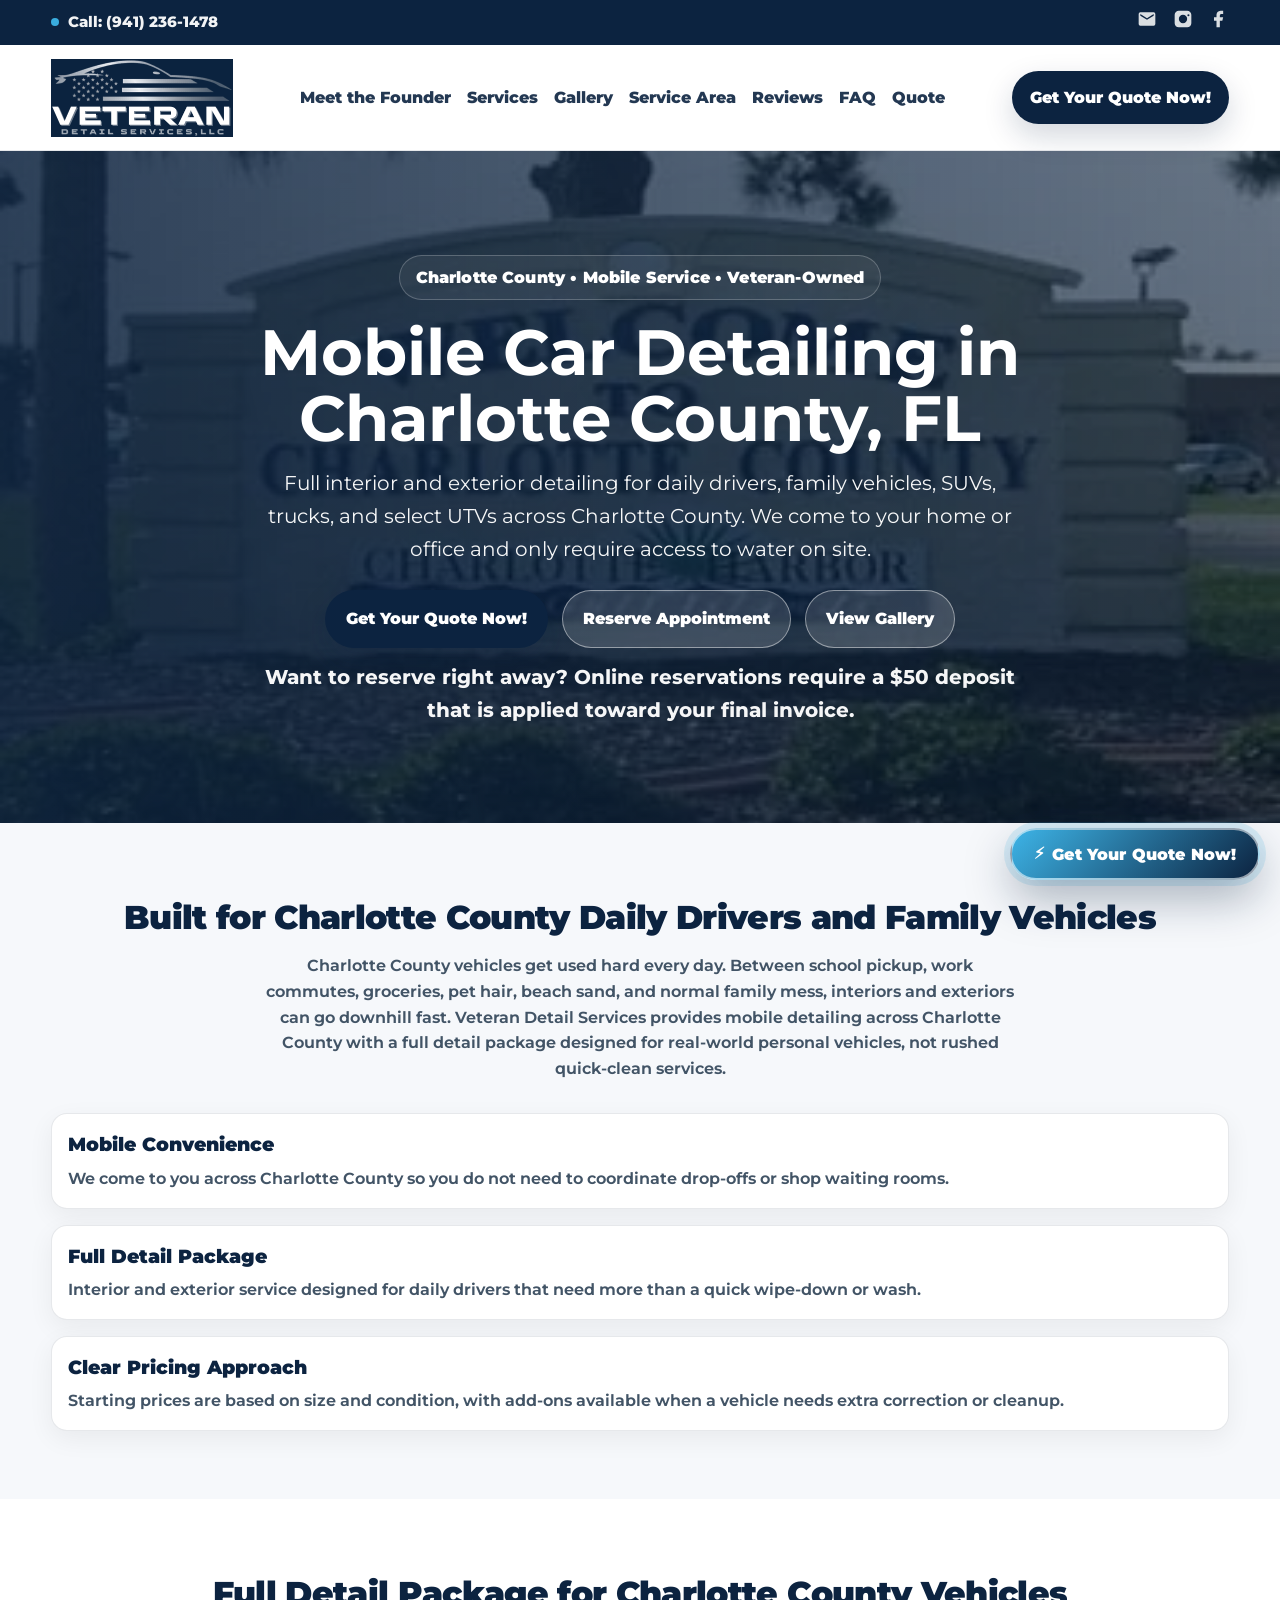
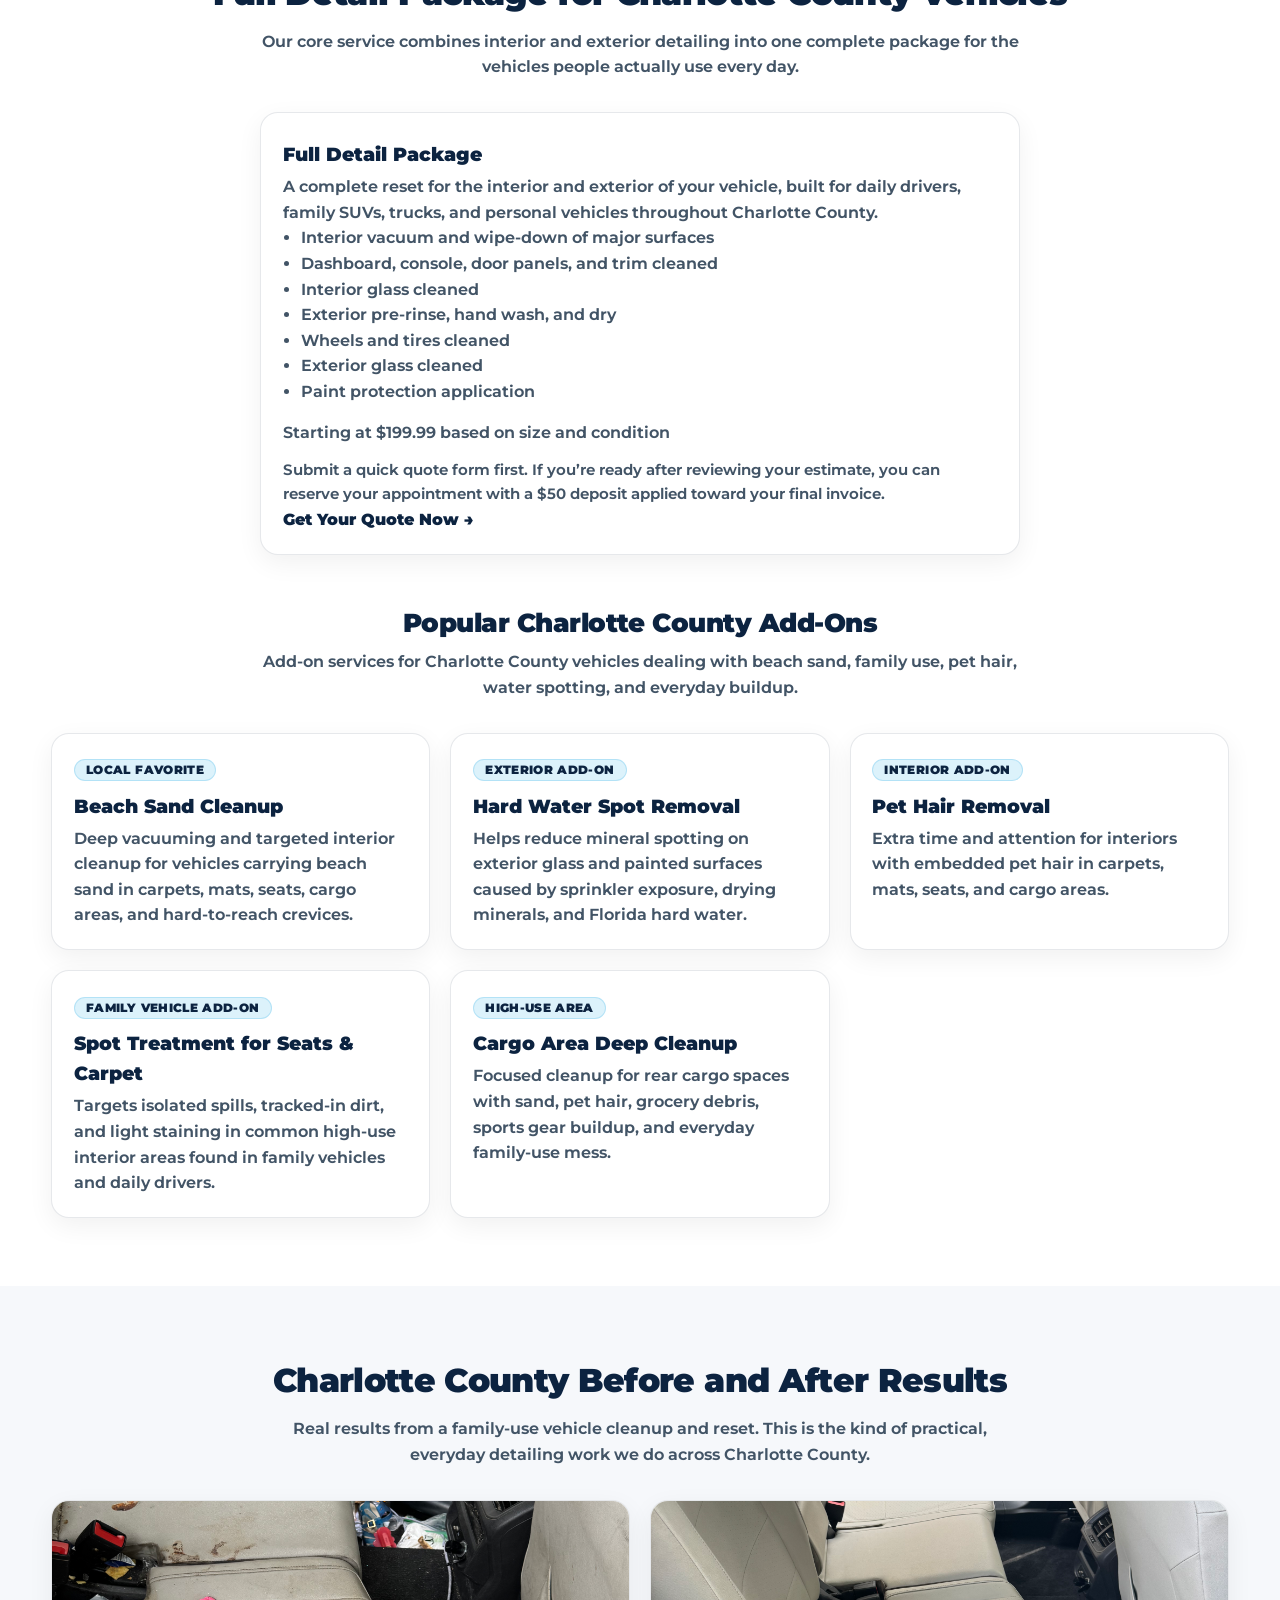
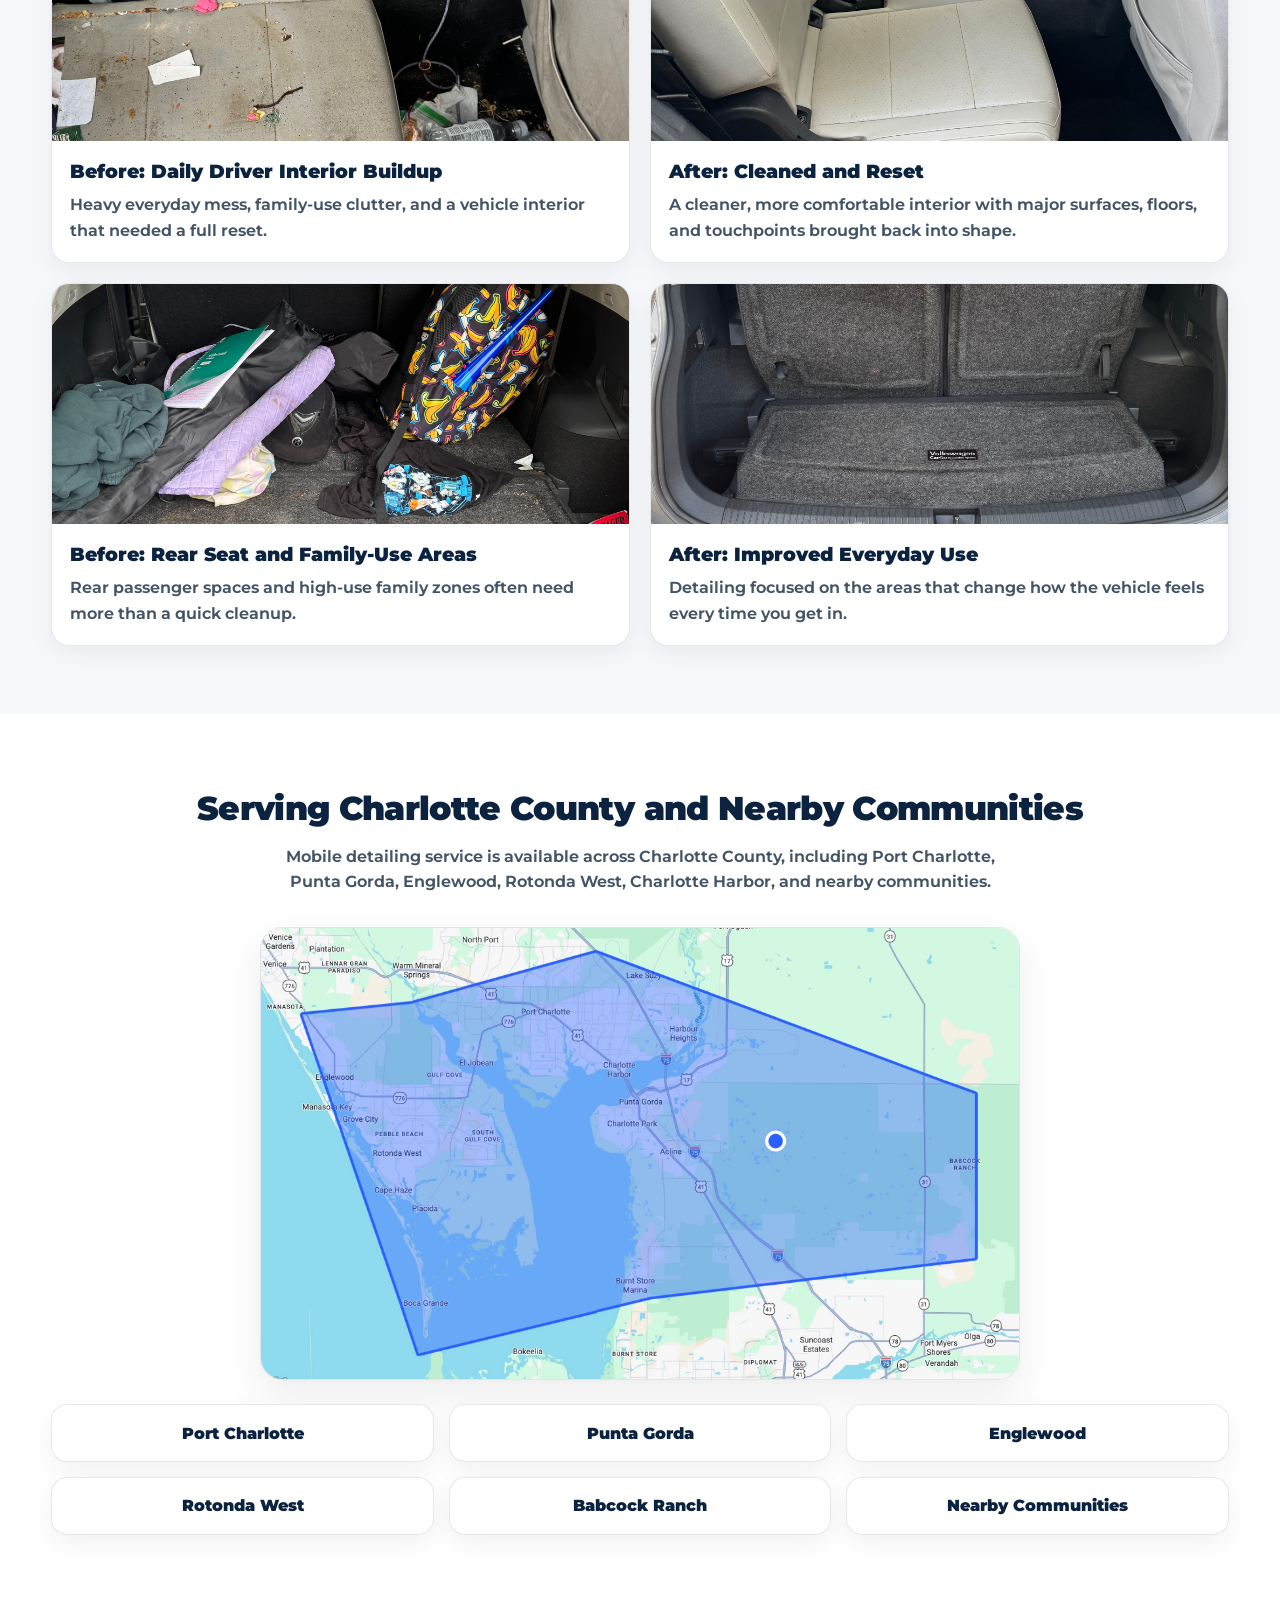
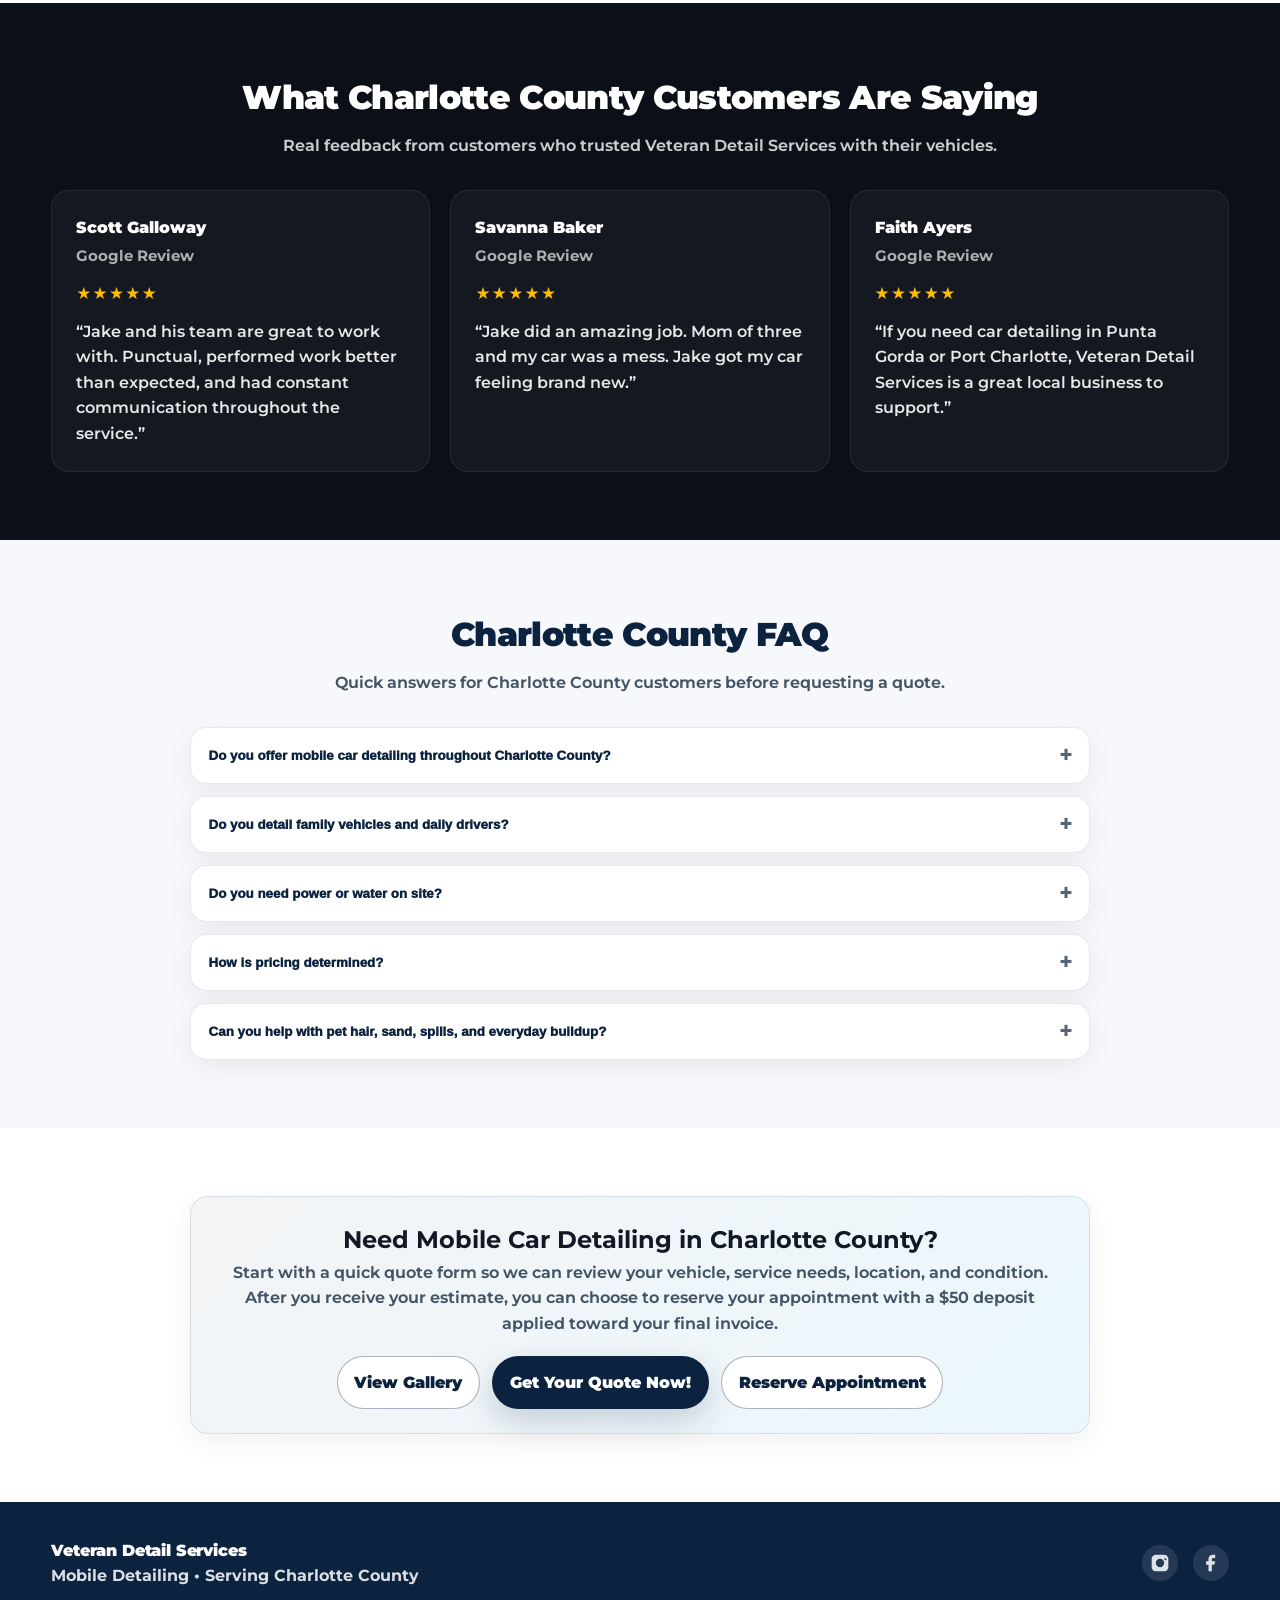
<file: charlotte-county-car-detailing.html>
<!DOCTYPE html>
<html lang="en">
  <head>
    <meta charset="UTF-8" />
    <meta name="viewport" content="width=device-width, initial-scale=1.0" />
    <title>Mobile Car Detailing in Charlotte County, FL | Veteran Detail Services</title>
    <meta
      name="description"
      content="Veteran-owned mobile car detailing in Charlotte County, FL for daily drivers, family SUVs, trucks, and interior resets. Serving Port Charlotte, Punta Gorda, Englewood, Rotonda West, and nearby communities."
    />
    <meta
      name="keywords"
      content="mobile car detailing Charlotte County FL, Charlotte County car detailing, Port Charlotte car detailing, Punta Gorda detailing, Englewood car detailing, family vehicle detailing Charlotte County, interior car detailing Charlotte County"
    />

    <meta property="og:url" content="https://veterandetailservices.com/charlotte-county-car-detailing.html" />
    <meta
      property="og:title"
      content="Mobile Car Detailing in Charlotte County, FL | Veteran Detail Services"
    />
    <meta
      property="og:description"
      content="Mobile interior and exterior detailing for daily drivers, family vehicles, SUVs, and trucks across Charlotte County, Florida."
    />
    <meta
      property="og:image"
      content="https://veterandetailservices.com/assets/images/charlotte-county/welcome-to-charlotte-county.jpg"
    />
    <meta property="og:type" content="website" />
    <meta property="og:site_name" content="Veteran Detail Services" />
    <meta name="robots" content="index, follow, max-image-preview:large" />

    <!-- Meta Pixel Code -->
    <script>
    !function(f,b,e,v,n,t,s)
    {if(f.fbq)return;n=f.fbq=function(){n.callMethod?
    n.callMethod.apply(n,arguments):n.queue.push(arguments)};
    if(!f._fbq)f._fbq=n;n.push=n;n.loaded=!0;n.version='2.0';
    n.queue=[];t=b.createElement(e);t.async=!0;
    t.src=v;s=b.getElementsByTagName(e)[0];
    s.parentNode.insertBefore(t,s)}(window, document,'script',
    'https://connect.facebook.net/en_US/fbevents.js');
    fbq('init', '831206326713689');
    fbq('track', 'PageView');
    </script>
    <noscript><img height="1" width="1" style="display:none"
    src="https://www.facebook.com/tr?id=831206326713689&ev=PageView&noscript=1"
    /></noscript>
    <!-- End Meta Pixel Code -->

    <!-- Google tag (gtag.js) -->
    <script async src="https://www.googletagmanager.com/gtag/js?id=AW-18011924526">
    </script>
    <script>
      window.dataLayer = window.dataLayer || [];
      function gtag(){dataLayer.push(arguments);}
      gtag('js', new Date());

      gtag('config', 'AW-18011924526');
    </script>

    <link rel="canonical" href="https://veterandetailservices.com/charlotte-county-car-detailing.html" />
    <link rel="stylesheet" href="assets/css/styles.css" />
    <link
      href="https://fonts.googleapis.com/css2?family=Montserrat:wght@400;600;700;800;900&display=swap"
      rel="stylesheet"
    />

    <style>
      .county-hero {
        position: relative;
        min-height: 68vh;
        display: flex;
        align-items: center;
        background:
          linear-gradient(to right, rgba(12, 35, 64, 0.84), rgba(12, 35, 64, 0.52)),
          linear-gradient(to top, rgba(0, 0, 0, 0.30), rgba(0, 0, 0, 0.12)),
          url("assets/images/charlotte-county/welcome-to-charlotte-county.jpg") center 38% / cover no-repeat;
        color: #fff;
      }

      .county-hero-content {
        position: relative;
        z-index: 2;
        max-width: 760px;
        padding: 7rem 0 5rem;
        margin: 0 auto;
        text-align: center;
      }

      .county-hero h1 {
        font-size: clamp(2.3rem, 5vw, 4.4rem);
        line-height: 1.02;
        margin-bottom: 1rem;
        color: #fff;
      }

      .county-hero p {
        font-size: clamp(1.05rem, 1.9vw, 1.25rem);
        line-height: 1.65;
        color: rgba(255, 255, 255, 0.96);
        margin-bottom: 1.5rem;
      }

      .county-hero-buttons {
        display: flex;
        gap: 0.9rem;
        flex-wrap: wrap;
        justify-content: center;
      }

      .county-grid {
        display: grid;
        grid-template-columns: 1.1fr 0.9fr;
        gap: 2rem;
        align-items: start;
      }

      .county-card {
        background: #fff;
        border: 1px solid var(--border);
        border-radius: 18px;
        box-shadow: var(--shadow-sm);
        padding: 1.5rem;
      }

      .county-card h3 {
        color: var(--navy);
        font-weight: 950;
        margin-bottom: 0.6rem;
      }

      .county-card p {
        color: var(--muted);
        font-weight: 650;
      }

      .county-points {
        display: grid;
        gap: 1rem;
      }

      .county-point {
        background: #fff;
        border: 1px solid var(--border);
        border-radius: 16px;
        box-shadow: var(--shadow-sm);
        padding: 1rem;
      }

      .county-point h3 {
        color: var(--navy);
        font-weight: 950;
        margin-bottom: 0.35rem;
      }

      .county-point p {
        color: var(--muted);
        font-weight: 650;
      }

      .county-results {
        display: grid;
        grid-template-columns: repeat(2, 1fr);
        gap: 1.25rem;
      }

      .county-result {
        background: #fff;
        border: 1px solid var(--border);
        border-radius: 18px;
        overflow: hidden;
        box-shadow: var(--shadow-sm);
      }

      .county-result-image {
        width: 100%;
        height: 280px;
        object-fit: cover;
      }

      .county-result-body {
        padding: 1rem 1.1rem 1.15rem;
      }

      .county-result-body h3 {
        color: var(--navy);
        font-weight: 950;
        margin-bottom: 0.35rem;
      }

      .county-result-body p {
        color: var(--muted);
        font-weight: 650;
      }

      .county-map {
        max-width: 760px;
        margin: 0 auto;
      }

      .county-map img {
        width: 100%;
        height: auto;
        border-radius: 22px;
        border: 1px solid rgba(12, 35, 64, 0.12);
        box-shadow: var(--shadow-md);
      }

      .county-areas-list {
        display: grid;
        grid-template-columns: repeat(3, 1fr);
        gap: 0.9rem;
        margin-top: 1.5rem;
      }

      .county-area-pill {
        display: flex;
        align-items: center;
        justify-content: center;
        padding: 0.95rem 1rem;
        border-radius: 16px;
        background: #fff;
        border: 1px solid var(--border);
        box-shadow: var(--shadow-sm);
        font-weight: 900;
        color: var(--navy);
      }

      .county-review-grid {
        display: grid;
        grid-template-columns: repeat(3, 1fr);
        gap: 1.25rem;
      }

      .county-review {
        padding: 1.5rem;
        background: rgba(255, 255, 255, 0.04);
        border: 1px solid rgba(255, 255, 255, 0.08);
        border-radius: 18px;
      }

      .county-review-name {
        font-weight: 900;
        color: #fff;
        margin-bottom: 0.25rem;
      }

      .county-review-source {
        font-size: 0.92rem;
        font-weight: 700;
        color: rgba(255, 255, 255, 0.65);
        margin-bottom: 0.7rem;
      }

      .county-review-stars {
        font-size: 1.05rem;
        letter-spacing: 0.08em;
        color: #fbbc05;
        margin-bottom: 0.75rem;
      }

      .county-review p {
        color: rgba(255, 255, 255, 0.9);
        font-weight: 600;
      }

      @media (max-width: 1000px) {
        .county-grid,
        .county-review-grid,
        .county-areas-list {
          grid-template-columns: 1fr;
        }

        .county-results {
          grid-template-columns: 1fr;
        }
      }

      @media (max-width: 768px) {
        .county-hero {
          min-height: 62vh;
          background:
            linear-gradient(to top, rgba(12, 35, 64, 0.92), rgba(12, 35, 64, 0.62)),
            linear-gradient(to right, rgba(0, 0, 0, 0.18), rgba(0, 0, 0, 0.10)),
            url("assets/images/charlotte-county/welcome-to-charlotte-county.jpg") center 35% / cover no-repeat;
          }
        }

        .county-hero-content {
          text-align: center;
          padding: 6.5rem 0 4.5rem;
        }

        .county-hero-buttons {
          justify-content: center;
        }

        .county-result-image {
          height: 240px;
        }

    </style>
  </head>

  <body id="top">
    <div class="topbar">
      <div class="container topbar-inner">
        <a class="topbar-phone" href="tel:+19412361478" aria-label="Call Veteran Detail Services">
          <span class="dot"></span> Call: (941) 236-1478
        </a>

        <div class="topbar-social" aria-label="Social links">
          <a href="mailto:veterandetailservices.swfl@gmail.com" aria-label="Email">
            <svg viewBox="0 0 24 24" class="social-icon" aria-hidden="true">
              <path
                fill="currentColor"
                d="M20 4H4a2 2 0 0 0-2 2v12a2 2 0 0 0 2 2h16a2 2 0 0 0 2-2V6a2 2 0 0 0-2-2zm0 4-8 5L4 8V6l8 5 8-5v2z"
              />
            </svg>
          </a>

          <a
            href="https://www.instagram.com/veterandetailservices.swfl/"
            target="_blank"
            rel="noopener"
            aria-label="Instagram"
          >
            <svg viewBox="0 0 24 24" class="social-icon" aria-hidden="true">
              <path
                fill="currentColor"
                d="M7 2C4.24 2 2 4.24 2 7v10c0 2.76 2.24 5 5 5h10c2.76 0 5-2.24 5-5V7c0-2.76-2.24-5-5-5H7zm5 5a5 5 0 1 1 0 10 5 5 0 0 1 0-10zm6.5-.75a1.25 1.25 0 1 1 0 2.5 1.25 1.25 0 0 1 0-2.5z"
              />
            </svg>
          </a>

          <a
            href="https://www.facebook.com/veterandetailservices"
            target="_blank"
            rel="noopener"
            aria-label="Facebook"
          >
            <svg viewBox="0 0 24 24" class="social-icon" aria-hidden="true">
              <path
                fill="currentColor"
                d="M13 22v-8h3l1-4h-4V8c0-1.16.84-2 2-2h2V2h-3c-3.31 0-5 2.69-5 5v3H6v4h3v8h4z"
              />
            </svg>
          </a>
        </div>
      </div>
    </div>

    <header class="navbar">
      <div class="container nav-container">
        <a class="logo-wrapper" href="index.html#top" aria-label="Go to home">
          <img src="assets/images/vds-logo-header.png" alt="Veteran Detail Services" class="logo" />
        </a>

        <button class="nav-toggle" aria-expanded="false" aria-controls="primaryNav">
          <span class="sr-only">Open menu</span>
          ☰
        </button>

        <nav class="nav" id="primaryNav" aria-label="Primary">
          <ul class="nav-links">
            <li><a href="founder.html">Meet the Founder</a></li>
            <li><a href="index.html#services">Services</a></li>
            <li><a href="gallery.html">Gallery</a></li>
            <li><a href="index.html#areas">Service Area</a></li>
            <li><a href="index.html#reviews">Reviews</a></li>
            <li><a href="index.html#faq">FAQ</a></li>
            <li><a href="contact.html">Quote</a></li>
          </ul>
        </nav>

        <div class="nav-cta">
          <a href="contact.html" class="btn-primary">
            Get Your Quote Now!
          </a>
        </div>
      </div>
    </header>

    <main>
      <section class="county-hero">
        <div class="container">
          <div class="county-hero-content">
            <div class="hero-badge">Charlotte County • Mobile Service • Veteran-Owned</div>
            <h1>Mobile Car Detailing in Charlotte County, FL</h1>
            <p>
              Full interior and exterior detailing for daily drivers, family vehicles, SUVs, trucks, and select UTVs
              across Charlotte County. We come to your home or office and only require access to water on site.
            </p>

            <div class="county-hero-buttons">
              <a href="contact.html" class="btn-primary large">
                Get Your Quote Now!
              </a>
              <a href="https://veteran-detail-services.square.site" class="btn-secondary large" target="_blank" rel="noopener">
                Reserve Appointment
              </a>
              <a href="gallery.html" class="btn-secondary large">View Gallery</a>
            </div>

            <p class="deposit-note">
              Want to reserve right away? Online reservations require a $50 deposit that is applied toward your final invoice.
            </p>
          </div>
        </div>
      </section>

      <section class="section section-alt">
        <div class="container">
          <div class="section-header center">
            <h2 class="section-title center">Built for Charlotte County Daily Drivers and Family Vehicles</h2>
            <p class="section-subtitle center">
              Charlotte County vehicles get used hard every day. Between school pickup, work commutes, groceries,
              pet hair, beach sand, and normal family mess, interiors and exteriors can go downhill fast.
              Veteran Detail Services provides mobile detailing across Charlotte County with a full detail package
              designed for real-world personal vehicles, not rushed quick-clean services.
            </p>
          </div>

            <div class="county-points">
              <div class="county-point">
                <h3>Mobile Convenience</h3>
                <p>We come to you across Charlotte County so you do not need to coordinate drop-offs or shop waiting rooms.</p>
              </div>

              <div class="county-point">
                <h3>Full Detail Package</h3>
                <p>Interior and exterior service designed for daily drivers that need more than a quick wipe-down or wash.</p>
              </div>

              <div class="county-point">
                <h3>Clear Pricing Approach</h3>
                <p>Starting prices are based on size and condition, with add-ons available when a vehicle needs extra correction or cleanup.</p>
              </div>
            </div>
          </div>
        </div>
      </section>

      <section class="section" id="charlotte-services">
        <div class="container">
          <div class="section-header center">
            <h2 class="section-title center">Full Detail Package for Charlotte County Vehicles</h2>
            <p class="section-subtitle center">
              Our core service combines interior and exterior detailing into one complete package for the vehicles people actually use every day.
            </p>
          </div>

          <div class="cards" style="display: flex; justify-content: center;">
            <article class="card" style="max-width: 760px; width: 100%;">
              <div class="card-top">
                <h3>Full Detail Package</h3>
              </div>

              <p>
                A complete reset for the interior and exterior of your vehicle, built for daily drivers, family SUVs,
                trucks, and personal vehicles throughout Charlotte County.
              </p>

              <ul class="card-list">
                <li>Interior vacuum and wipe-down of major surfaces</li>
                <li>Dashboard, console, door panels, and trim cleaned</li>
                <li>Interior glass cleaned</li>
                <li>Exterior pre-rinse, hand wash, and dry</li>
                <li>Wheels and tires cleaned</li>
                <li>Exterior glass cleaned</li>
                <li>Paint protection application</li>
              </ul>

              <p class="card-meta">Starting at $199.99 based on size and condition</p>
              <p class="mini-note">
                Submit a quick quote form first. If you’re ready after reviewing your estimate, you can reserve your appointment with a $50 deposit applied toward your final invoice.
              </p>
              <a class="card-link" href="contact.html">
                Get Your Quote Now →
              </a>
            </article>
          </div>

          <div class="section-header center" style="margin-top: 3rem;">
            <h3 class="section-title center" style="font-size: clamp(1.25rem, 2vw, 1.6rem); margin-bottom: 0.35rem;">
                Popular Charlotte County Add-Ons
              </h3>
              <p class="section-subtitle center">
                Add-on services for Charlotte County vehicles dealing with beach sand, family use, pet hair, water spotting, and everyday buildup.
              </p>
          </div>

          <div class="cards addon-cards">
            <article class="card">
              <div class="card-top">
                <div class="card-tag">LOCAL FAVORITE</div>
                <h3>Beach Sand Cleanup</h3>
              </div>
              <p>
                Deep vacuuming and targeted interior cleanup for vehicles carrying beach sand in carpets,
                mats, seats, cargo areas, and hard-to-reach crevices.
              </p>
            </article>

            <article class="card">
              <div class="card-top">
                <div class="card-tag">EXTERIOR ADD-ON</div>
                <h3>Hard Water Spot Removal</h3>
              </div>
              <p>
                Helps reduce mineral spotting on exterior glass and painted surfaces caused by sprinkler exposure,
                drying minerals, and Florida hard water.
              </p>
            </article>

            <article class="card">
              <div class="card-top">
                <div class="card-tag">INTERIOR ADD-ON</div>
                <h3>Pet Hair Removal</h3>
              </div>
              <p>
                Extra time and attention for interiors with embedded pet hair in carpets, mats, seats,
                and cargo areas.
              </p>
            </article>

            <article class="card">
              <div class="card-top">
                <div class="card-tag">FAMILY VEHICLE ADD-ON</div>
                <h3>Spot Treatment for Seats & Carpet</h3>
              </div>
              <p>
                Targets isolated spills, tracked-in dirt, and light staining in common high-use interior areas
                found in family vehicles and daily drivers.
              </p>
            </article>

            <article class="card">
              <div class="card-top">
                <div class="card-tag">HIGH-USE AREA</div>
                <h3>Cargo Area Deep Cleanup</h3>
              </div>
              <p>
                Focused cleanup for rear cargo spaces with sand, pet hair, grocery debris, sports gear buildup,
                and everyday family-use mess.
              </p>
            </article>
          </div>
        </div>
      </section>

      <section class="section section-alt" id="charlotte-results">
        <div class="container">
          <div class="section-header center">
            <h2 class="section-title center">Charlotte County Before and After Results</h2>
            <p class="section-subtitle center">
              Real results from a family-use vehicle cleanup and reset. This is the kind of practical, everyday detailing work we do across Charlotte County.
            </p>
          </div>

          <div class="county-results">
            <article class="county-result">
              <img
                src="assets/images/charlotte-county/charlotte-family-before-1.jpg"
                alt="Family vehicle interior before mobile detailing in Charlotte County"
                class="county-result-image"
              />
              <div class="county-result-body">
                <h3>Before: Daily Driver Interior Buildup</h3>
                <p>Heavy everyday mess, family-use clutter, and a vehicle interior that needed a full reset.</p>
              </div>
            </article>

            <article class="county-result">
              <img
                src="assets/images/charlotte-county/charlotte-family-after-1.jpg"
                alt="Family vehicle interior after mobile detailing in Charlotte County"
                class="county-result-image"
              />
              <div class="county-result-body">
                <h3>After: Cleaned and Reset</h3>
                <p>A cleaner, more comfortable interior with major surfaces, floors, and touchpoints brought back into shape.</p>
              </div>
            </article>

            <article class="county-result">
              <img
                src="assets/images/charlotte-county/charlotte-family-before-2.jpg"
                alt="Family SUV rear seating area before detailing in Charlotte County"
                class="county-result-image"
              />
              <div class="county-result-body">
                <h3>Before: Rear Seat and Family-Use Areas</h3>
                <p>Rear passenger spaces and high-use family zones often need more than a quick cleanup.</p>
              </div>
            </article>

            <article class="county-result">
              <img
                src="assets/images/charlotte-county/charlotte-family-after-2.jpg"
                alt="Family SUV rear seating area after detailing in Charlotte County"
                class="county-result-image"
              />
              <div class="county-result-body">
                <h3>After: Improved Everyday Use</h3>
                <p>Detailing focused on the areas that change how the vehicle feels every time you get in.</p>
              </div>
            </article>
          </div>
        </div>
      </section>

      <section class="section" id="charlotte-map">
        <div class="container">
          <div class="section-header center">
            <h2 class="section-title center">Serving Charlotte County and Nearby Communities</h2>
            <p class="section-subtitle center">
              Mobile detailing service is available across Charlotte County, including Port Charlotte, Punta Gorda, Englewood,
              Rotonda West, Charlotte Harbor, and nearby communities.
            </p>
          </div>

          <div class="county-map">
            <img
              src="assets/images/charlotte-county/charlotte-county-map.jpg"
              alt="Map showing Charlotte County, Florida service area for Veteran Detail Services"
              loading="lazy"
            />
          </div>

          <div class="county-areas-list">
            <div class="county-area-pill">Port Charlotte</div>
            <div class="county-area-pill">Punta Gorda</div>
            <div class="county-area-pill">Englewood</div>
            <div class="county-area-pill">Rotonda West</div>
            <div class="county-area-pill">Babcock Ranch</div>
            <div class="county-area-pill">Nearby Communities</div>
          </div>
        </div>
      </section>

      <section class="section" id="charlotte-reviews" style="background: #0b0f17; color: #fff;">
        <div class="container">
          <div class="section-header center">
            <h2 class="section-title center" style="color: #fff;">What Charlotte County Customers Are Saying</h2>
            <p class="section-subtitle center" style="color: rgba(255,255,255,0.78);">
              Real feedback from customers who trusted Veteran Detail Services with their vehicles.
            </p>
          </div>

          <div class="county-review-grid">
            <article class="county-review">
              <div class="county-review-name">Scott Galloway</div>
              <div class="county-review-source">Google Review</div>
              <div class="county-review-stars" aria-label="5 out of 5 stars">★★★★★</div>
              <p>
                “Jake and his team are great to work with. Punctual, performed work better than expected,
                and had constant communication throughout the service.”
              </p>
            </article>

            <article class="county-review">
              <div class="county-review-name">Savanna Baker</div>
              <div class="county-review-source">Google Review</div>
              <div class="county-review-stars" aria-label="5 out of 5 stars">★★★★★</div>
              <p>
                “Jake did an amazing job. Mom of three and my car was a mess. Jake got my car feeling brand new.”
              </p>
            </article>

            <article class="county-review">
              <div class="county-review-name">Faith Ayers</div>
              <div class="county-review-source">Google Review</div>
              <div class="county-review-stars" aria-label="5 out of 5 stars">★★★★★</div>
              <p>
                “If you need car detailing in Punta Gorda or Port Charlotte, Veteran Detail Services is a great local business to support.”
              </p>
            </article>
          </div>
        </div>
      </section>

      <section class="section section-alt" id="charlotte-faq">
        <div class="container">
          <div class="section-header center">
            <h2 class="section-title center">Charlotte County FAQ</h2>
            <p class="section-subtitle center">Quick answers for Charlotte County customers before requesting a quote.</p>
          </div>

          <div class="faq">
            <div class="faq-item">
              <button class="faq-q" aria-expanded="false">
                Do you offer mobile car detailing throughout Charlotte County?
                <span class="faq-icon">+</span>
              </button>
              <div class="faq-a" hidden>
                Yes. We provide mobile detailing across Charlotte County and nearby communities, including Port Charlotte,
                Punta Gorda, Englewood, Rotonda West, and surrounding areas when scheduling allows.
              </div>
            </div>

            <div class="faq-item">
              <button class="faq-q" aria-expanded="false">
                Do you detail family vehicles and daily drivers?
                <span class="faq-icon">+</span>
              </button>
              <div class="faq-a" hidden>
                Yes. This page is specifically built around the type of vehicles many Charlotte County customers drive every day:
                family SUVs, daily drivers, personal-use trucks, and interiors that need practical cleanup and reset work.
              </div>
            </div>

            <div class="faq-item">
              <button class="faq-q" aria-expanded="false">
                Do you need power or water on site?
                <span class="faq-icon">+</span>
              </button>
              <div class="faq-a" hidden>
                At this time, we only require access to a water source on site. We provide our own power.
              </div>
            </div>

            <div class="faq-item">
              <button class="faq-q" aria-expanded="false">
                How is pricing determined?
                <span class="faq-icon">+</span>
              </button>
              <div class="faq-a" hidden>
                Pricing starts based on vehicle size and increases based on interior condition and selected add-ons.
                Final pricing is confirmed after review of the vehicle details and condition.
              </div>
            </div>

            <div class="faq-item">
              <button class="faq-q" aria-expanded="false">
                Can you help with pet hair, sand, spills, and everyday buildup?
                <span class="faq-icon">+</span>
              </button>
              <div class="faq-a" hidden>
                Yes. Those are some of the most common issues we see in Charlotte County daily drivers and family vehicles.
                Add-ons are available when a vehicle needs additional correction or cleanup.
              </div>
            </div>
          </div>
        </div>
      </section>

      <section class="section">
        <div class="container">
          <div class="founder-mission" style="max-width: 900px; margin: 0 auto; text-align: center;">
            <h2>Need Mobile Car Detailing in Charlotte County?</h2>
              <p>
                Start with a quick quote form so we can review your vehicle, service needs, location, and condition.
                After you receive your estimate, you can choose to reserve your appointment with a $50 deposit applied toward your final invoice.
              </p>
              <div class="founder-actions" style="justify-content: center;">
                <a href="gallery.html" class="btn-secondary dark">View Gallery</a>
                <a href="contact.html" class="btn-primary">
                  Get Your Quote Now!
                </a>
                <a href="https://veteran-detail-services.square.site" class="btn-secondary dark" target="_blank" rel="noopener">
                  Reserve Appointment
                </a>
              </div>
          </div>
        </div>
      </section>
    </main>

    <footer class="footer">
      <div class="container footer-inner">
        <div>
          <div class="footer-title">Veteran Detail Services</div>
          <div class="footer-sub">Mobile Detailing • Serving Charlotte County</div>
        </div>

        <div class="footer-social">
          <a
            href="https://www.instagram.com/veterandetailservices.swfl/"
            target="_blank"
            rel="noopener"
            aria-label="Instagram"
          >
            <svg viewBox="0 0 24 24" class="social-icon" aria-hidden="true">
              <path
                fill="currentColor"
                d="M7 2C4.24 2 2 4.24 2 7v10c0 2.76 2.24 5 5 5h10c2.76 0 5-2.24 5-5V7c0-2.76-2.24-5-5-5H7zm5 5a5 5 0 1 1 0 10 5 5 0 0 1 0-10zm6.5-.75a1.25 1.25 0 1 1 0 2.5 1.25 1.25 0 0 1 0-2.5z"
              />
            </svg>
          </a>

          <a
            href="https://www.facebook.com/veterandetailservices"
            target="_blank"
            rel="noopener"
            aria-label="Facebook"
          >
            <svg viewBox="0 0 24 24" class="social-icon" aria-hidden="true">
              <path
                fill="currentColor"
                d="M13 22v-8h3l1-4h-4V8c0-1.16.84-2 2-2h2V2h-3c-3.31 0-5 2.69-5 5v3H6v4h3v8h4z"
              />
            </svg>
          </a>
        </div>
      </div>
    </footer>

    <div class="mobile-cta-bar" aria-label="Quick contact actions">
      <a class="mobile-cta-btn primary" href="tel:+19412361478">Call</a>
      <a class="mobile-cta-btn" href="sms:+19412361478">Text</a>
      <a class="mobile-cta-btn accent" href="contact.html">
        Quote
      </a>
    </div>

    <a href="contact.html" class="floating-quote-btn" aria-label="Get your quote now">
      Get Your Quote Now!
    </a>

    <script src="assets/js/main.js"></script>

    <script type="application/ld+json">
      {
        "@context": "https://schema.org",
        "@graph": [
          {
            "@type": "WebPage",
            "name": "Charlotte County Mobile Car Detailing | Veteran Detail Services",
            "url": "https://veterandetailservices.com/charlotte-county-car-detailing.html",
            "description": "Mobile car detailing in Charlotte County, Florida for daily drivers, family vehicles, SUVs, and trucks."
          },
          {
            "@type": "AutoDetailing",
            "name": "Veteran Detail Services",
            "url": "https://veterandetailservices.com/",
            "telephone": "+1-941-236-1478",
            "email": "veterandetailservices.swfl@gmail.com",
            "areaServed": [
              "Charlotte County, FL",
              "Port Charlotte, FL",
              "Punta Gorda, FL",
              "Englewood, FL",
              "Rotonda West, FL",
              "Charlotte Harbor, FL"
            ]
          }
        ]
      }
    </script>
  </body>
</html>
</file>
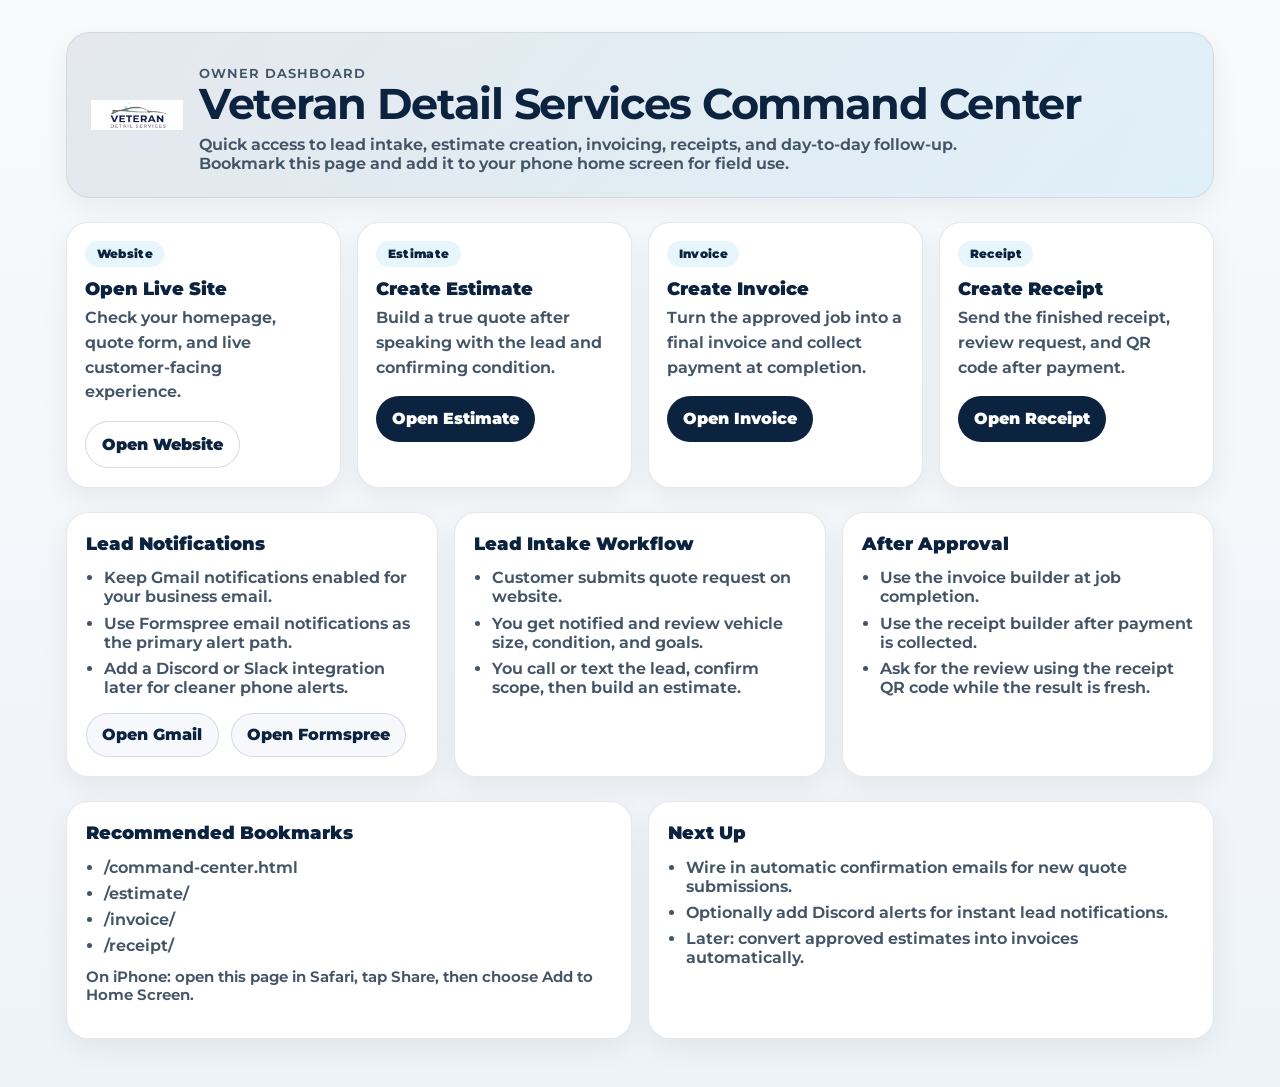
<file: command-center.html>
<!DOCTYPE html>
<html lang="en">
  <head>
    <meta charset="UTF-8" />
    <meta name="viewport" content="width=device-width, initial-scale=1.0" />
    <title>Veteran Detail Services | Command Center</title>
    <link rel="preconnect" href="https://fonts.googleapis.com" />
    <link rel="preconnect" href="https://fonts.gstatic.com" crossorigin />
    <link
      href="https://fonts.googleapis.com/css2?family=Montserrat:wght@400;600;700;800;900&display=swap"
      rel="stylesheet"
    />
    <style>
      :root {
        --navy: #0c2340;
        --navy-2: #144a75;
        --sky: #3db4e7;
        --text: #121826;
        --muted: #425466;
        --bg: #f6f8fb;
        --card: #ffffff;
        --border: rgba(12, 35, 64, 0.1);
        --shadow-sm: 0 10px 28px rgba(0, 0, 0, 0.06);
        --shadow-md: 0 18px 40px rgba(0, 0, 0, 0.08);
      }

      * { box-sizing: border-box; }

      body {
        margin: 0;
        font-family: "Montserrat", system-ui, -apple-system, BlinkMacSystemFont, "Segoe UI", sans-serif;
        background: linear-gradient(180deg, #f8fafc 0%, #eef3f8 100%);
        color: var(--text);
      }

      a { color: inherit; text-decoration: none; }

      .page {
        max-width: 1180px;
        margin: 0 auto;
        padding: 2rem 1rem 3rem;
      }

      .hero {
        display: grid;
        grid-template-columns: 92px 1fr;
        gap: 1rem;
        align-items: center;
        background: linear-gradient(135deg, rgba(12,35,64,0.08), rgba(61,180,231,0.12));
        border: 1px solid rgba(12,35,64,0.08);
        border-radius: 24px;
        padding: 1.5rem;
        box-shadow: var(--shadow-sm);
        margin-bottom: 1.5rem;
      }

      .hero img {
        width: 92px;
        height: auto;
      }

      .eyebrow {
        margin: 0 0 0.35rem;
        color: var(--navy);
        font-size: 0.8rem;
        font-weight: 900;
        text-transform: uppercase;
        letter-spacing: 0.08em;
      }

      h1 {
        margin: 0;
        color: var(--navy);
        font-size: clamp(1.9rem, 4vw, 2.7rem);
        line-height: 1.05;
        letter-spacing: -0.03em;
      }

      .hero p {
        margin: 0.55rem 0 0;
        max-width: 760px;
        color: var(--muted);
        font-weight: 650;
      }

      .quick-grid,
      .tool-grid,
      .ops-grid {
        display: grid;
        gap: 1rem;
      }

      .quick-grid {
        grid-template-columns: repeat(4, minmax(0, 1fr));
        margin-bottom: 1.5rem;
      }

      .tool-grid {
        grid-template-columns: repeat(3, minmax(0, 1fr));
        margin-bottom: 1.5rem;
      }

      .ops-grid {
        grid-template-columns: repeat(2, minmax(0, 1fr));
      }

      .card,
      .action-card,
      .status-card {
        background: var(--card);
        border: 1px solid var(--border);
        border-radius: 22px;
        box-shadow: var(--shadow-sm);
      }

      .action-card {
        padding: 1.15rem;
        transition: transform 0.18s ease, box-shadow 0.2s ease, border-color 0.2s ease;
      }

      .action-card:hover {
        transform: translateY(-2px);
        box-shadow: var(--shadow-md);
        border-color: rgba(61,180,231,0.35);
      }

      .action-card .label {
        display: inline-flex;
        align-items: center;
        justify-content: center;
        margin-bottom: 0.7rem;
        padding: 0.35rem 0.7rem;
        border-radius: 999px;
        background: rgba(61,180,231,0.12);
        color: var(--navy);
        font-size: 0.72rem;
        font-weight: 900;
        letter-spacing: 0.03em;
      }

      .action-card h2 {
        margin: 0 0 0.45rem;
        color: var(--navy);
        font-size: 1.1rem;
        font-weight: 900;
      }

      .action-card p {
        margin: 0;
        color: var(--muted);
        font-weight: 650;
        line-height: 1.55;
      }

      .action-link {
        display: inline-flex;
        align-items: center;
        justify-content: center;
        margin-top: 1rem;
        padding: 0.82rem 1rem;
        border-radius: 999px;
        background: var(--navy);
        color: #fff;
        font-weight: 900;
      }

      .action-link.secondary {
        background: #fff;
        color: var(--navy);
        border: 1px solid rgba(12,35,64,0.16);
      }

      .section-title {
        margin: 0 0 0.85rem;
        color: var(--navy);
        font-size: 1.15rem;
        font-weight: 900;
      }

      .status-card {
        padding: 1.2rem;
      }

      .status-card ul {
        margin: 0;
        padding-left: 1.1rem;
        color: var(--muted);
        font-weight: 650;
      }

      .status-card li + li { margin-top: 0.45rem; }

      .small-note {
        margin-top: 0.8rem;
        color: var(--muted);
        font-size: 0.92rem;
        font-weight: 650;
      }

      .mini-actions {
        display: flex;
        flex-wrap: wrap;
        gap: 0.75rem;
        margin-top: 1rem;
      }

      .mini-actions a {
        display: inline-flex;
        align-items: center;
        justify-content: center;
        padding: 0.72rem 0.95rem;
        border-radius: 999px;
        border: 1px solid rgba(12,35,64,0.14);
        background: rgba(246,248,251,0.88);
        color: var(--navy);
        font-weight: 850;
      }

      @media (max-width: 980px) {
        .quick-grid,
        .tool-grid,
        .ops-grid {
          grid-template-columns: 1fr;
        }

        .hero {
          grid-template-columns: 1fr;
          text-align: left;
        }
      }
    </style>
  </head>
  <body>
    <main class="page">
      <section class="hero">
        <img src="assets/images/logo-header.png" alt="Veteran Detail Services" />
        <div>
          <p class="eyebrow">Owner Dashboard</p>
          <h1>Veteran Detail Services Command Center</h1>
          <p>
            Quick access to lead intake, estimate creation, invoicing, receipts, and day-to-day follow-up.
            Bookmark this page and add it to your phone home screen for field use.
          </p>
        </div>
      </section>

      <section class="quick-grid">
        <a class="action-card" href="/" target="_blank" rel="noopener">
          <div class="label">Website</div>
          <h2>Open Live Site</h2>
          <p>Check your homepage, quote form, and live customer-facing experience.</p>
          <span class="action-link secondary">Open Website</span>
        </a>

        <a class="action-card" href="/estimate/" target="_blank" rel="noopener">
          <div class="label">Estimate</div>
          <h2>Create Estimate</h2>
          <p>Build a true quote after speaking with the lead and confirming condition.</p>
          <span class="action-link">Open Estimate</span>
        </a>

        <a class="action-card" href="/invoice/" target="_blank" rel="noopener">
          <div class="label">Invoice</div>
          <h2>Create Invoice</h2>
          <p>Turn the approved job into a final invoice and collect payment at completion.</p>
          <span class="action-link">Open Invoice</span>
        </a>

        <a class="action-card" href="/receipt/" target="_blank" rel="noopener">
          <div class="label">Receipt</div>
          <h2>Create Receipt</h2>
          <p>Send the finished receipt, review request, and QR code after payment.</p>
          <span class="action-link">Open Receipt</span>
        </a>
      </section>

      <section class="tool-grid">
        <div class="status-card">
          <h2 class="section-title">Lead Notifications</h2>
          <ul>
            <li>Keep Gmail notifications enabled for your business email.</li>
            <li>Use Formspree email notifications as the primary alert path.</li>
            <li>Add a Discord or Slack integration later for cleaner phone alerts.</li>
          </ul>
          <div class="mini-actions">
            <a href="https://mail.google.com" target="_blank" rel="noopener">Open Gmail</a>
            <a href="https://formspree.io" target="_blank" rel="noopener">Open Formspree</a>
          </div>
        </div>

        <div class="status-card">
          <h2 class="section-title">Lead Intake Workflow</h2>
          <ul>
            <li>Customer submits quote request on website.</li>
            <li>You get notified and review vehicle size, condition, and goals.</li>
            <li>You call or text the lead, confirm scope, then build an estimate.</li>
          </ul>
        </div>

        <div class="status-card">
          <h2 class="section-title">After Approval</h2>
          <ul>
            <li>Use the invoice builder at job completion.</li>
            <li>Use the receipt builder after payment is collected.</li>
            <li>Ask for the review using the receipt QR code while the result is fresh.</li>
          </ul>
        </div>
      </section>

      <section class="ops-grid">
        <div class="status-card">
          <h2 class="section-title">Recommended Bookmarks</h2>
          <ul>
            <li>/command-center.html</li>
            <li>/estimate/</li>
            <li>/invoice/</li>
            <li>/receipt/</li>
          </ul>
          <p class="small-note">On iPhone: open this page in Safari, tap Share, then choose Add to Home Screen.</p>
        </div>

        <div class="status-card">
          <h2 class="section-title">Next Up</h2>
          <ul>
            <li>Wire in automatic confirmation emails for new quote submissions.</li>
            <li>Optionally add Discord alerts for instant lead notifications.</li>
            <li>Later: convert approved estimates into invoices automatically.</li>
          </ul>
        </div>
      </section>
    </main>
  </body>
</html>
</file>
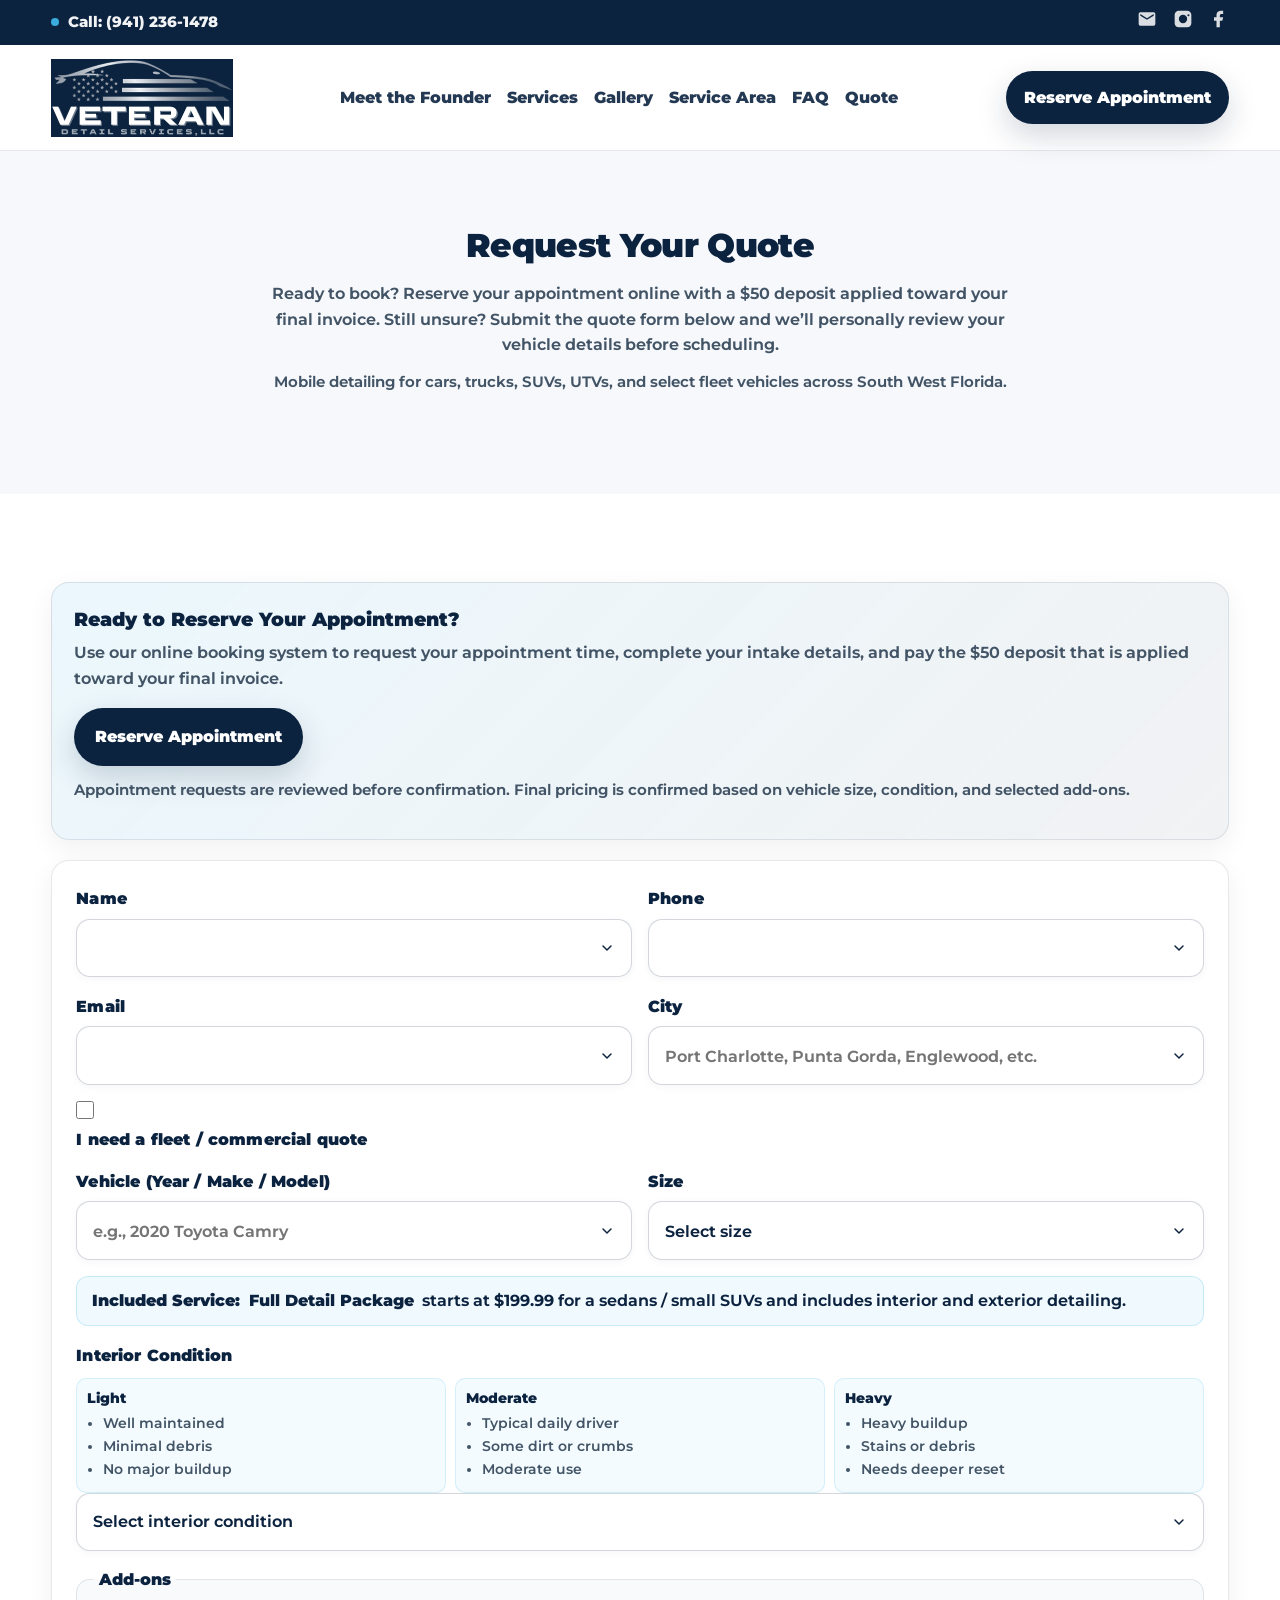
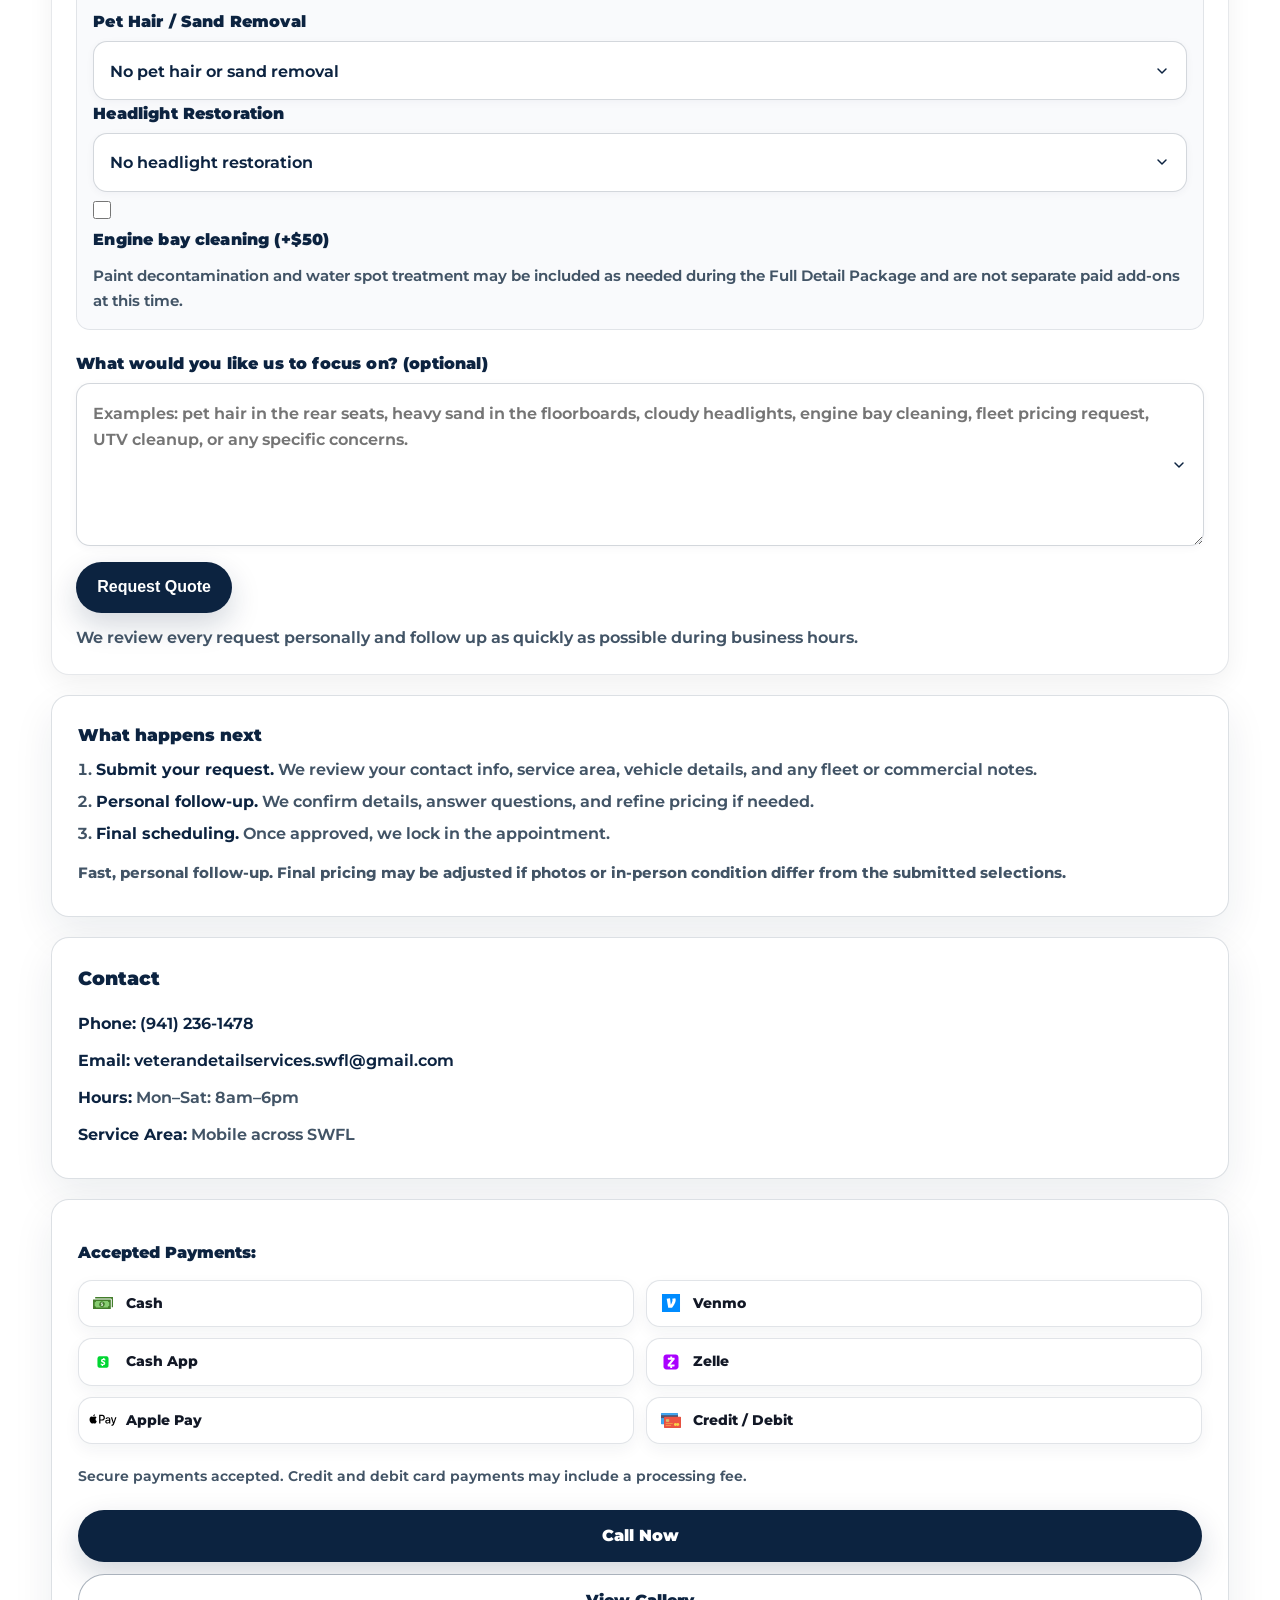
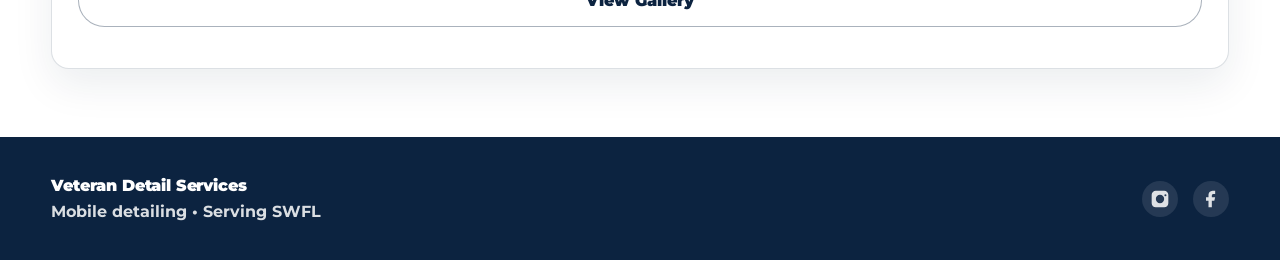
<file: contact.html>
<!DOCTYPE html>
<html lang="en">
  <head>
    <meta charset="UTF-8" />
    <meta name="viewport" content="width=device-width, initial-scale=1.0" />
    <meta
      name="google-site-verification"
      content="xdz-H3nLRK2C84TKBhFQIio1q3NKitnjpFAcLu9g1b0"
    />

    <title>Request a Quote | Mobile Car Detailing Serving South West Florida | Veteran Detail Services</title>
    <meta
      name="description"
      content="Request a mobile detailing quote from Veteran Detail Services in Charlotte County, FL. Get pricing for full interior and exterior detailing, fleet vehicles, UTVs, pet hair and sand removal, headlight restoration, and engine bay cleaning."
    />
    <meta
      name="keywords"
      content="mobile car detailing quote, Charlotte County car detailing, Punta Gorda detailing quote, Port Charlotte auto detailing, full detail package, pet hair removal, water spot removal, headlight restoration, fleet vehicle detailing, UTV detailing"
    />
    <meta property="og:url" content="https://veterandetailservices.com/contact.html" />
    <meta
      property="og:image"
      content="https://veterandetailservices.com/assets/images/veteran-logo-cropped.png"
    />

    <!-- Meta Pixel Code -->
    <script>
    !function(f,b,e,v,n,t,s)
    {if(f.fbq)return;n=f.fbq=function(){n.callMethod?
    n.callMethod.apply(n,arguments):n.queue.push(arguments)};
    if(!f._fbq)f._fbq=n;n.push=n;n.loaded=!0;n.version='2.0';
    n.queue=[];t=b.createElement(e);t.async=!0;
    t.src=v;s=b.getElementsByTagName(e)[0];
    s.parentNode.insertBefore(t,s)}(window, document,'script',
    'https://connect.facebook.net/en_US/fbevents.js');
    fbq('init', '831206326713689');
    fbq('track', 'PageView');
    </script>
    <noscript><img height="1" width="1" style="display:none"
    src="https://www.facebook.com/tr?id=831206326713689&ev=PageView&noscript=1"
    /></noscript>
    <!-- End Meta Pixel Code -->

    <!-- Google tag (gtag.js) -->
    <script async src="https://www.googletagmanager.com/gtag/js?id=AW-18011924526">
    </script>
    <script>
      window.dataLayer = window.dataLayer || [];
      function gtag(){dataLayer.push(arguments);}
      gtag('js', new Date());

      gtag('config', 'AW-18011924526');
    </script>

    <link rel="stylesheet" href="assets/css/styles.css" />
    <link
      href="https://fonts.googleapis.com/css2?family=Montserrat:wght@400;600;700;800;900&display=swap"
      rel="stylesheet"
    />
    <link rel="canonical" href="https://veterandetailservices.com/contact.html" />

    <meta property="og:title" content="Request a Quote | Veteran Detail Services" />
    <meta
      property="og:description"
      content="Request a quote for full interior and exterior mobile detailing, fleet vehicles, UTVs, and condition-based add-ons in Charlotte County, Florida."
    />
    <meta property="og:type" content="website" />
    <meta property="og:site_name" content="Veteran Detail Services" />
    <meta name="robots" content="index, follow, max-image-preview:large" />
  </head>

  <body id="top">
    <div class="topbar">
      <div class="container topbar-inner">
        <a class="topbar-phone" href="tel:+19412361478" aria-label="Call Veteran Detail Services">
          <span class="dot"></span> Call: (941) 236-1478
        </a>

        <div class="topbar-social" aria-label="Social links">
          <a href="mailto:veterandetailservices.swfl@gmail.com" aria-label="Email">
            <svg viewBox="0 0 24 24" class="social-icon" aria-hidden="true">
              <path
                fill="currentColor"
                d="M20 4H4a2 2 0 0 0-2 2v12a2 2 0 0 0 2 2h16a2 2 0 0 0 2-2V6a2 2 0 0 0-2-2zm0 4-8 5L4 8V6l8 5 8-5v2z"
              />
            </svg>
          </a>

          <a
            href="https://www.instagram.com/veterandetailservices.swfl/"
            target="_blank"
            rel="noopener"
            aria-label="Instagram"
          >
            <svg viewBox="0 0 24 24" class="social-icon" aria-hidden="true">
              <path
                fill="currentColor"
                d="M7 2C4.24 2 2 4.24 2 7v10c0 2.76 2.24 5 5 5h10c2.76 0 5-2.24 5-5V7c0-2.76-2.24-5-5-5H7zm5 5a5 5 0 1 1 0 10 5 5 0 0 1 0-10zm6.5-.75a1.25 1.25 0 1 1 0 2.5 1.25 1.25 0 0 1 0-2.5z"
              />
            </svg>
          </a>

          <a
            href="https://www.facebook.com/veterandetailservices"
            target="_blank"
            rel="noopener"
            aria-label="Facebook"
          >
            <svg viewBox="0 0 24 24" class="social-icon" aria-hidden="true">
              <path
                fill="currentColor"
                d="M13 22v-8h3l1-4h-4V8c0-1.16.84-2 2-2h2V2h-3c-3.31 0-5 2.69-5 5v3H6v4h3v8h4z"
              />
            </svg>
          </a>
        </div>
      </div>
    </div>

    <header class="navbar">
      <div class="container nav-container">
        <a class="logo-wrapper" href="index.html#top" aria-label="Go to home">
          <img src="assets/images/vds-logo-header.png" alt="Veteran Detail Services, LLC" class="logo" />
        </a>

        <button class="nav-toggle" aria-expanded="false" aria-controls="primaryNav">
          <span class="sr-only">Open menu</span>
          ☰
        </button>

        <nav class="nav" id="primaryNav" aria-label="Primary">
          <ul class="nav-links">
            <li><a href="founder.html">Meet the Founder</a></li>
            <li><a href="index.html#services">Services</a></li>
            <li><a href="gallery.html">Gallery</a></li>
            <li><a href="index.html#areas">Service Area</a></li>
            <li><a href="index.html#faq">FAQ</a></li>
            <li><a href="contact.html">Quote</a></li>
          </ul>
        </nav>

        <div class="nav-cta">
          <a href="https://veteran-detail-services.square.site" class="btn-primary" target="_blank" rel="noopener">
            Reserve Appointment
          </a>
        </div>
      </div>
    </header>

    <main>
      <section class="section section-alt">
        <div class="container">
          <div class="section-header center">
            <h1 class="section-title center">Request Your Quote</h1>
            <p class="section-subtitle center">
              Ready to book? Reserve your appointment online with a $50 deposit applied toward your final invoice.
              Still unsure? Submit the quote form below and we’ll personally review your vehicle details before scheduling.
            </p>
            <p class="mini-note center">
              Mobile detailing for cars, trucks, SUVs, UTVs, and select fleet vehicles across South West Florida.
            </p>
          </div>
        </div>
      </section>

      <section class="section">
        <div class="container">
          <div class="contact-stack">
            <div>
              <section class="booking-cta-box">
                <h3>Ready to Reserve Your Appointment?</h3>
                <p>
                  Use our online booking system to request your appointment time, complete your intake details,
                  and pay the $50 deposit that is applied toward your final invoice.
                </p>
                <a href="https://veteran-detail-services.square.site" class="btn-primary large" target="_blank" rel="noopener">
                  Reserve Appointment
                </a>
                <p class="mini-note">
                  Appointment requests are reviewed before confirmation. Final pricing is confirmed based on vehicle size, condition, and selected add-ons.
                </p>
              </section>
              <form class="form" id="quoteForm" action="https://formspree.io/f/xpqjkpwk" method="POST">
                <input type="text" name="_gotcha" class="hp-field" tabindex="-1" autocomplete="off" />
                <input type="hidden" name="_subject" value="🚗 New Veteran Detail Services Quote Request" />
                <input type="hidden" name="package" value="Full Detail Package" />
                <input type="hidden" name="estimated_total" id="estimatedTotalField" value="$199.99" />
                
                <div class="form-grid">
                  <label>
                    Name
                    <input name="name" required autocomplete="name" />
                  </label>

                  <label>
                    Phone
                    <input name="phone" required autocomplete="tel" />
                  </label>

                  <label>
                    Email
                    <input type="email" name="email" required autocomplete="email" />
                  </label>

                  <label>
                    City
                    <input name="city" required placeholder="Port Charlotte, Punta Gorda, Englewood, etc." />
                  </label>
                </div>

                <input type="hidden" name="quote_type" id="quoteTypeField" value="Personal Vehicle Quote" />

                  <label class="check" style="margin-top: 1rem;">
                    <input type="checkbox" id="fleetQuoteToggle" name="fleet_quote_requested" value="yes" />
                    I need a fleet / commercial quote
                  </label>

                  <div
                    id="fleetMessage"
                    class="contact-card"
                    style="display: none; margin-top: 1rem; margin-bottom: 1.5rem; padding: 1rem 1.1rem;"
                    aria-live="polite"
                  >
                    <h3 style="margin-bottom: 0.4rem;">Commercial / Fleet Quote</h3>
                    <p style="margin: 0;">
                      Fleet and commercial jobs are quoted personally based on vehicle count, vehicle type, condition, scope, and service frequency.
                      Submit your name, phone number, email, and any notes you have. We’ll follow up directly to build a custom quote.
                    </p>
                  </div>

                  <div id="standardQuoteFields">
                    <div class="form-grid" style="margin-top: 1rem;">
                      <label>
                        Vehicle (Year / Make / Model)
                        <input
                          name="vehicle"
                          id="vehicleField"
                          required
                          placeholder="e.g., 2020 Toyota Camry"
                          autocapitalize="words"
                        />
                      </label>

                      <label>
                        Size
                        <select name="size" id="vehicleSize" required>
                          <option value="" disabled selected>Select size</option>
                          <option value="UTV">UTV / Side by Side - starts at $149.99</option>
                          <option value="sedan_small_suv">Sedan / Small SUV — starts at $199.99</option>
                          <option value="midsize_suv_truck">Midsize SUV / Truck — starts at $249.99</option>
                          <option value="large_suv_3row">Large SUV / 3-Row — starts at $299.99</option>
                        </select>
                      </label>
                    </div>

                    <div class="form-recommendation" id="formRecommendation" style="margin-top: 1rem;">
                      <span class="recommend-label">Included Service:</span>
                      <span class="recommend-package">Full Detail Package</span>
                      starts at <strong>$199.99</strong> for a sedans / small SUVs and includes interior and exterior detailing.
                    </div>

                    <label for="interiorCondition" class="form-block-label">Interior Condition</label>
                    <div class="condition-guide" id="conditionGuide">
                      <div class="condition-card">
                        <div class="condition-title">Light</div>
                        <ul>
                          <li>Well maintained</li>
                          <li>Minimal debris</li>
                          <li>No major buildup</li>
                        </ul>
                      </div>

                      <div class="condition-card">
                        <div class="condition-title">Moderate</div>
                        <ul>
                          <li>Typical daily driver</li>
                          <li>Some dirt or crumbs</li>
                          <li>Moderate use</li>
                        </ul>
                      </div>

                      <div class="condition-card">
                        <div class="condition-title">Heavy</div>
                        <ul>
                          <li>Heavy buildup</li>
                          <li>Stains or debris</li>
                          <li>Needs deeper reset</li>
                        </ul>
                      </div>
                    </div>

                    <select name="interior_condition" id="interiorCondition" required>
                      <option value="" disabled selected>Select interior condition</option>
                      <option value="light">Light — +$0</option>
                      <option value="moderate">Moderate — +$25</option>
                      <option value="heavy">Heavy — +$50</option>
                    </select>

                    <fieldset class="addons" id="addonsFieldset">
                      <legend>Add-ons</legend>

                      <label>
                        Pet Hair / Sand Removal
                        <select name="pet_hair_sand_level">
                          <option value="" selected>No pet hair or sand removal</option>
                          <option value="light">Light (+$20)</option>
                          <option value="moderate">Moderate (+$40)</option>
                          <option value="heavy">Heavy (+$60)</option>
                        </select>
                      </label>

                      <label>
                        Headlight Restoration
                        <select name="headlight_restoration">
                          <option value="" selected>No headlight restoration</option>
                          <option value="1_headlight">1 headlight (+$75)</option>
                          <option value="2_headlights">2 headlights (+$150)</option>
                        </select>
                      </label>

                      <label class="check">
                        <input type="checkbox" name="addons[]" value="engine_bay_cleaning" />
                        Engine bay cleaning (+$50)
                      </label>

                      <p class="mini-note">
                        Paint decontamination and water spot treatment may be included as needed during the Full Detail Package and are not separate paid add-ons at this time.
                      </p>
                    </fieldset>
                  </div>

                <label>
                  What would you like us to focus on? (optional)
                  <textarea
                    name="message"
                    rows="5"
                    placeholder="Examples: pet hair in the rear seats, heavy sand in the floorboards, cloudy headlights, engine bay cleaning, fleet pricing request, UTV cleanup, or any specific concerns."
                  ></textarea>
                </label>

                <button class="btn-primary large" type="submit" id="quoteSubmitBtn">Request Quote</button>

                <div class="form-status" id="formStatus" aria-live="polite"></div>

                <p class="form-note">
                  We review every request personally and follow up as quickly as possible during business hours.
                </p>
              </form>

              <section class="contact-card" style="margin-top: 1.25rem;">
                <div class="what-next" style="border-top: 0; padding-top: 0; margin-top: 0;">
                  <h4>What happens next</h4>
                  <ol class="next-steps">
                    <li><strong>Submit your request.</strong> We review your contact info, service area, vehicle details, and any fleet or commercial notes.</li>
                    <li><strong>Personal follow-up.</strong> We confirm details, answer questions, and refine pricing if needed.</li>
                    <li><strong>Final scheduling.</strong> Once approved, we lock in the appointment.</li>
                  </ol>
                  <p class="mini-note">
                    Fast, personal follow-up. Final pricing may be adjusted if photos or in-person condition differ from the submitted selections.
                  </p>
                </div>
              </section>

              <section class="contact-card" style="margin-top: 1.25rem;">
                <h3>Contact</h3>
                <p><strong>Phone:</strong> <a href="tel:+19412361478">(941) 236-1478</a></p>
                <p>
                  <strong>Email:</strong>
                  <a href="mailto:veterandetailservices.swfl@gmail.com">veterandetailservices.swfl@gmail.com</a>
                </p>
                <p><strong>Hours:</strong> Mon–Sat: 8am–6pm</p>
                <p><strong>Service Area:</strong> Mobile across SWFL</p>
              </section>

              <section class="contact-card" style="margin-top: 1.25rem;">
                <div class="payments">
                  <div class="payments-title">Accepted Payments:</div>
                  <div class="payment-icons">
                    <div class="pay-icon">
                      <img src="assets/images/cash.svg" alt="Cash" class="pay-logo" />
                      <span>Cash</span>
                    </div>

                    <div class="pay-icon">
                      <img src="assets/images/venmo.svg" alt="Venmo" class="pay-logo" />
                      <span>Venmo</span>
                    </div>

                    <div class="pay-icon">
                      <img src="assets/images/cashapp.svg" alt="Cash App" class="pay-logo" />
                      <span>Cash App</span>
                    </div>

                    <div class="pay-icon">
                      <img src="assets/images/zelle.svg" alt="Zelle" class="pay-logo" />
                      <span>Zelle</span>
                    </div>

                    <div class="pay-icon">
                      <img src="assets/images/applepay.svg" alt="Apple Pay" class="pay-logo" />
                      <span>Apple Pay</span>
                    </div>

                    <div class="pay-icon">
                      <img src="assets/images/card.svg" alt="Credit or Debit Card" class="pay-logo" />
                      <span>Credit / Debit</span>
                    </div>
                  </div>

                  <p class="secure-note">
                    Secure payments accepted. Credit and debit card payments may include a processing fee.
                  </p>
                </div>

                <div class="contact-actions">
                  <a class="btn-primary" href="tel:+19412361478">Call Now</a>
                  <a class="btn-secondary dark" href="gallery.html">View Gallery</a>
                </div>
              </section>
            </div>
          </div>
        </div>
      </section>
    </main>

    <footer class="footer">
      <div class="container footer-inner">
        <div>
          <div class="footer-title">Veteran Detail Services</div>
          <div class="footer-sub">Mobile detailing • Serving SWFL</div>
        </div>

        <div class="footer-social">
          <a
            href="https://www.instagram.com/veterandetailservices.swfl/"
            target="_blank"
            rel="noopener"
            aria-label="Instagram"
          >
            <svg viewBox="0 0 24 24" class="social-icon" aria-hidden="true">
              <path
                fill="currentColor"
                d="M7 2C4.24 2 2 4.24 2 7v10c0 2.76 2.24 5 5 5h10c2.76 0 5-2.24 5-5V7c0-2.76-2.24-5-5-5H7zm5 5a5 5 0 1 1 0 10 5 5 0 0 1 0-10zm6.5-.75a1.25 1.25 0 1 1 0 2.5 1.25 1.25 0 0 1 0-2.5z"
              />
            </svg>
          </a>

          <a
            href="https://www.facebook.com/veterandetailservices"
            target="_blank"
            rel="noopener"
            aria-label="Facebook"
          >
            <svg viewBox="0 0 24 24" class="social-icon" aria-hidden="true">
              <path
                fill="currentColor"
                d="M13 22v-8h3l1-4h-4V8c0-1.16.84-2 2-2h2V2h-3c-3.31 0-5 2.69-5 5v3H6v4h3v8h4z"
              />
            </svg>
          </a>
        </div>
      </div>
    </footer>

    <div class="mobile-cta-bar">
      <a href="tel:+19412361478" class="mobile-cta-btn primary">Call</a>
      <a href="sms:+19412361478?body=Hi%20Veteran%20Detail%20Services,%20I%E2%80%99d%20like%20a%20quote." class="mobile-cta-btn">Text</a>
      <a href="https://veteran-detail-services.square.site" class="mobile-cta-btn accent" target="_blank" rel="noopener">
        Reserve
      </a>
    </div>

    <script src="assets/js/main.js"></script>

    <script>
  (function () {
    const quoteForm = document.getElementById("quoteForm");
    const fleetQuoteToggle = document.getElementById("fleetQuoteToggle");
    const quoteTypeField = document.getElementById("quoteTypeField");
    const vehicleField = document.getElementById("vehicleField");
    const vehicleSize = document.getElementById("vehicleSize");
    const interiorCondition = document.getElementById("interiorCondition");
    const petHairSandLevel = document.querySelector('select[name="pet_hair_sand_level"]');
    const headlightRestoration = document.querySelector('select[name="headlight_restoration"]');
    const addonCheckboxes = document.querySelectorAll('input[name="addons[]"]');
    const estimateRange = document.getElementById("estimateRange");
    const estimatedTotalField = document.getElementById("estimatedTotalField");
    const formStatus = document.getElementById("formStatus");
    const submitButton = document.getElementById("quoteSubmitBtn");

    const standardQuoteFields = document.getElementById("standardQuoteFields");
    const fleetMessage = document.getElementById("fleetMessage");

    if (
      !quoteForm ||
      !fleetQuoteToggle ||
      !quoteTypeField ||
      !vehicleField ||
      !vehicleSize ||
      !interiorCondition ||
      !petHairSandLevel ||
      !headlightRestoration ||
      !estimatedTotalField ||
      !standardQuoteFields ||
      !fleetMessage
    ) {
      return;
    }

    const sizePricing = {
      UTV: 149.99,
      sedan_small_suv: 199.99,
      midsize_suv_truck: 249.99,
      large_suv_3row: 299.99
    };

    const conditionPricing = {
      light: 0,
      moderate: 25,
      heavy: 50
    };

    const petHairSandPricing = {
      "": 0,
      light: 20,
      moderate: 40,
      heavy: 60
    };

    const headlightPricing = {
      "": 0,
      "1_headlight": 75,
      "2_headlights": 150
    };

    const checkboxPricing = {
      engine_bay_cleaning: 50
    };

    function formatPrice(value) {
      return new Intl.NumberFormat("en-US", {
        style: "currency",
        currency: "USD"
      }).format(value);
    }

    function isFleetMode() {
      return fleetQuoteToggle.checked;
    }

    function resetStandardFields() {
      vehicleField.value = "";
      vehicleSize.selectedIndex = 0;
      interiorCondition.selectedIndex = 0;
      petHairSandLevel.selectedIndex = 0;
      headlightRestoration.selectedIndex = 0;

      addonCheckboxes.forEach((checkbox) => {
        checkbox.checked = false;
      });
    }

    function setFleetMode() {
      standardQuoteFields.style.display = "none";
      fleetMessage.style.display = "block";

      quoteTypeField.value = "Commercial / Fleet Quote";
      estimatedTotalField.value = "Commercial quote required";

      vehicleField.required = false;
      vehicleSize.required = false;
      interiorCondition.required = false;

      resetStandardFields();

      if (estimateRange) {
        estimateRange.textContent = "Commercial quote required";
      }

      if (submitButton) {
        submitButton.textContent = "Request Fleet Quote";
      }
    }

    function setStandardMode() {
      standardQuoteFields.style.display = "";
      fleetMessage.style.display = "none";

      quoteTypeField.value = "Personal Vehicle Quote";

      vehicleField.required = true;
      vehicleSize.required = true;
      interiorCondition.required = true;

      if (submitButton) {
        submitButton.textContent = "Request Quote";
      }

      updateEstimate();
    }

    function calculateEstimateValue() {
      let total = 199.99;

      if (vehicleSize.value && sizePricing[vehicleSize.value] !== undefined) {
        total = sizePricing[vehicleSize.value];
      }

      if (interiorCondition.value && conditionPricing[interiorCondition.value] !== undefined) {
        total += conditionPricing[interiorCondition.value];
      }

      if (petHairSandPricing[petHairSandLevel.value] !== undefined) {
        total += petHairSandPricing[petHairSandLevel.value];
      }

      if (headlightPricing[headlightRestoration.value] !== undefined) {
        total += headlightPricing[headlightRestoration.value];
      }

      addonCheckboxes.forEach((checkbox) => {
        if (checkbox.checked && checkboxPricing[checkbox.value] !== undefined) {
          total += checkboxPricing[checkbox.value];
        }
      });

      return total;
    }

    function updateEstimate() {
      if (isFleetMode()) {
        estimatedTotalField.value = "Commercial quote required";

        if (estimateRange) {
          estimateRange.textContent = "Commercial quote required";
        }

        return;
      }

      const total = calculateEstimateValue();
      const formattedTotal = formatPrice(total);

      estimatedTotalField.value = formattedTotal;

      if (estimateRange) {
        estimateRange.textContent = formattedTotal;
      }
    }

    function handleFleetToggle() {
      if (isFleetMode()) {
        setFleetMode();
      } else {
        setStandardMode();
      }
    }

    fleetQuoteToggle.addEventListener("change", handleFleetToggle);
    vehicleSize.addEventListener("change", updateEstimate);
    interiorCondition.addEventListener("change", updateEstimate);
    petHairSandLevel.addEventListener("change", updateEstimate);
    headlightRestoration.addEventListener("change", updateEstimate);

    addonCheckboxes.forEach((checkbox) => {
      checkbox.addEventListener("change", updateEstimate);
    });

    quoteForm.addEventListener("submit", async (event) => {
      event.preventDefault();
      updateEstimate();

      if (submitButton) {
        submitButton.disabled = true;
        submitButton.textContent = isFleetMode() ? "Sending Fleet Quote..." : "Sending...";
      }

      if (formStatus) {
        formStatus.textContent = "";
        formStatus.className = "form-status";
      }

      try {
        const formData = new FormData(quoteForm);

        if (isFleetMode()) {
          formData.set("package", "Commercial / Fleet Quote");
          formData.set("quote_type", "Commercial / Fleet Quote");
          formData.set("estimated_total", "Commercial quote required");
          formData.set("vehicle", "Fleet / Commercial Quote");
          formData.delete("size");
          formData.delete("interior_condition");
          formData.delete("pet_hair_sand_level");
          formData.delete("headlight_restoration");
          formData.delete("addons[]");
        } else {
          formData.set("quote_type", "Personal Vehicle Quote");
        }

        const response = await fetch(quoteForm.action, {
          method: "POST",
          body: formData,
          headers: {
            Accept: "application/json"
          }
        });

        if (!response.ok) {
          throw new Error("Submission failed");
        }

        const params = new URLSearchParams({
          estimate: formData.get("estimated_total") || "",
          vehicle: formData.get("vehicle") || "",
          type: formData.get("quote_type") || ""
        });

        window.location.href = `thanks.html?${params.toString()}`;
      } catch (error) {
        if (formStatus) {
          formStatus.textContent = "Something went wrong while submitting your quote. Please try again or call us directly.";
          formStatus.className = "form-status error";
        }

        if (submitButton) {
          submitButton.disabled = false;
          submitButton.textContent = isFleetMode() ? "Request Fleet Quote" : "Request Quote";
        }
      }
    });

    handleFleetToggle();
  })();
</script>
      
    </body>
</html>
</file>
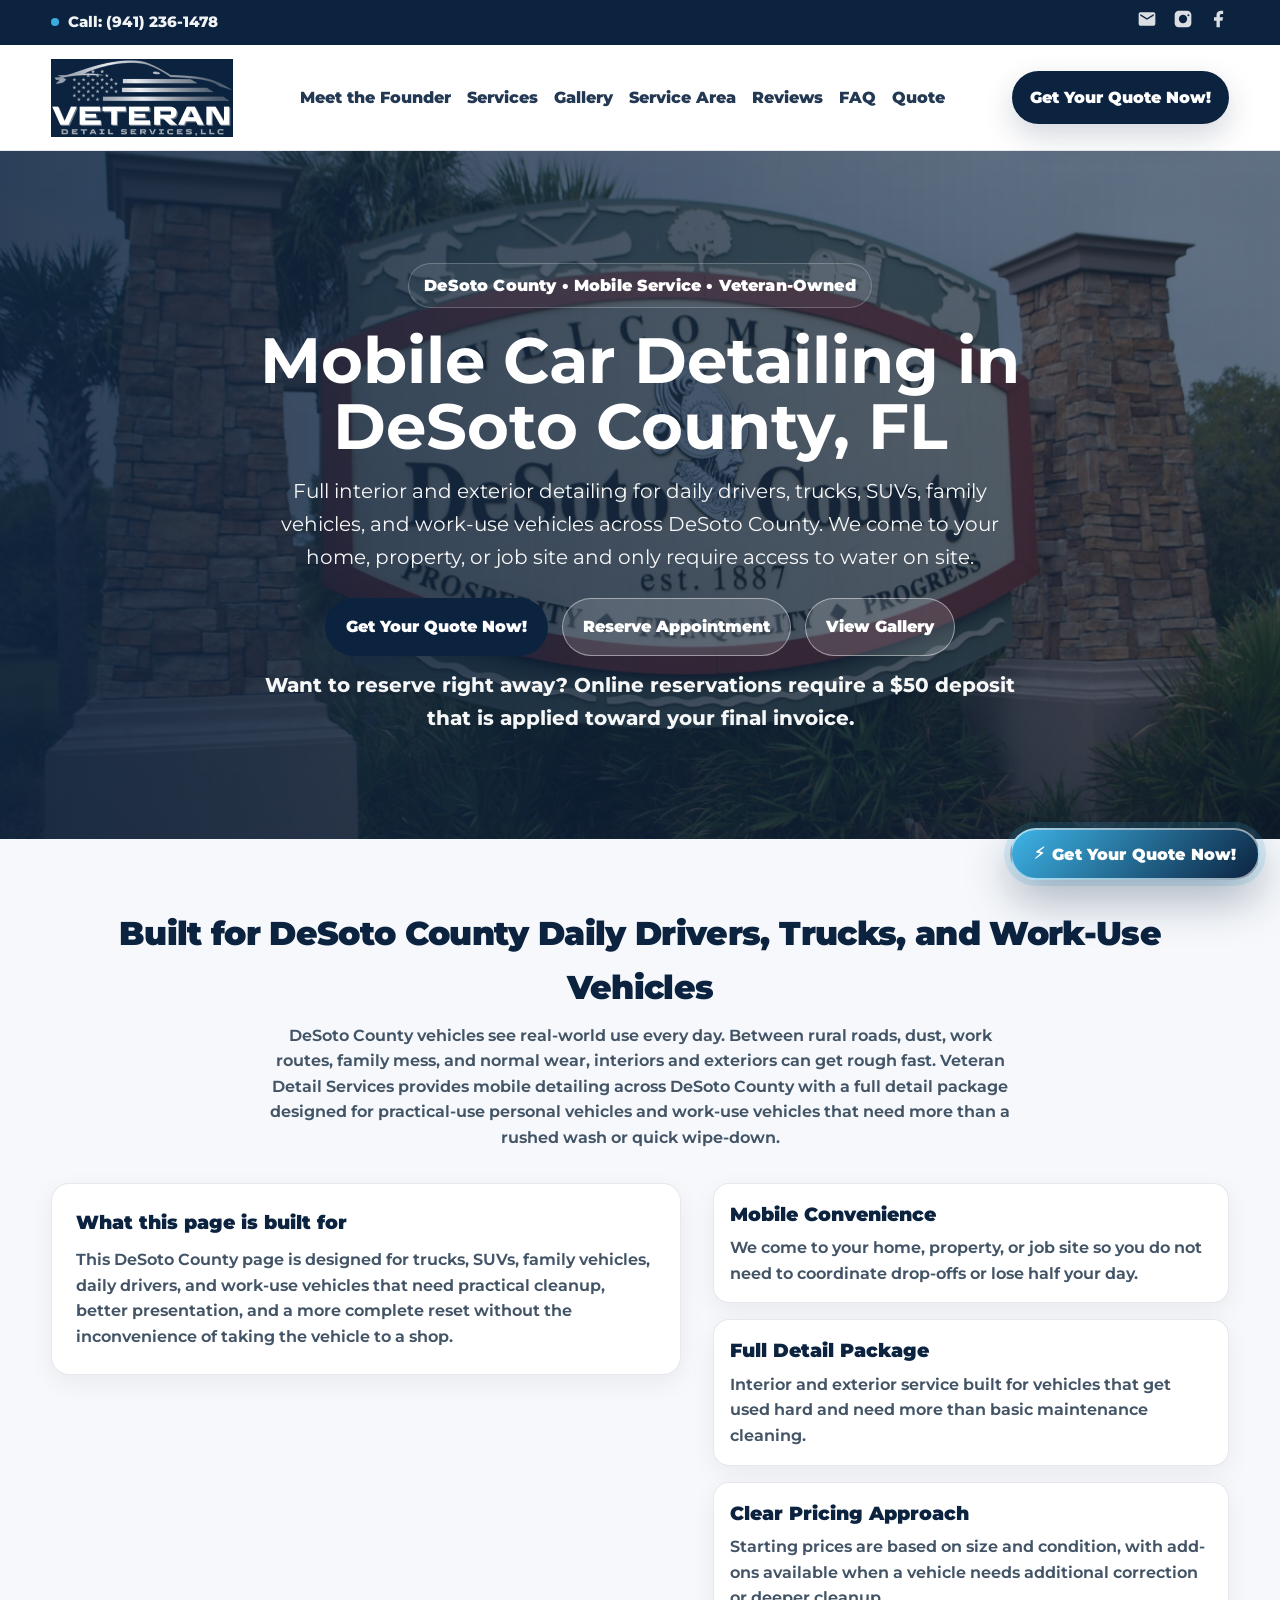
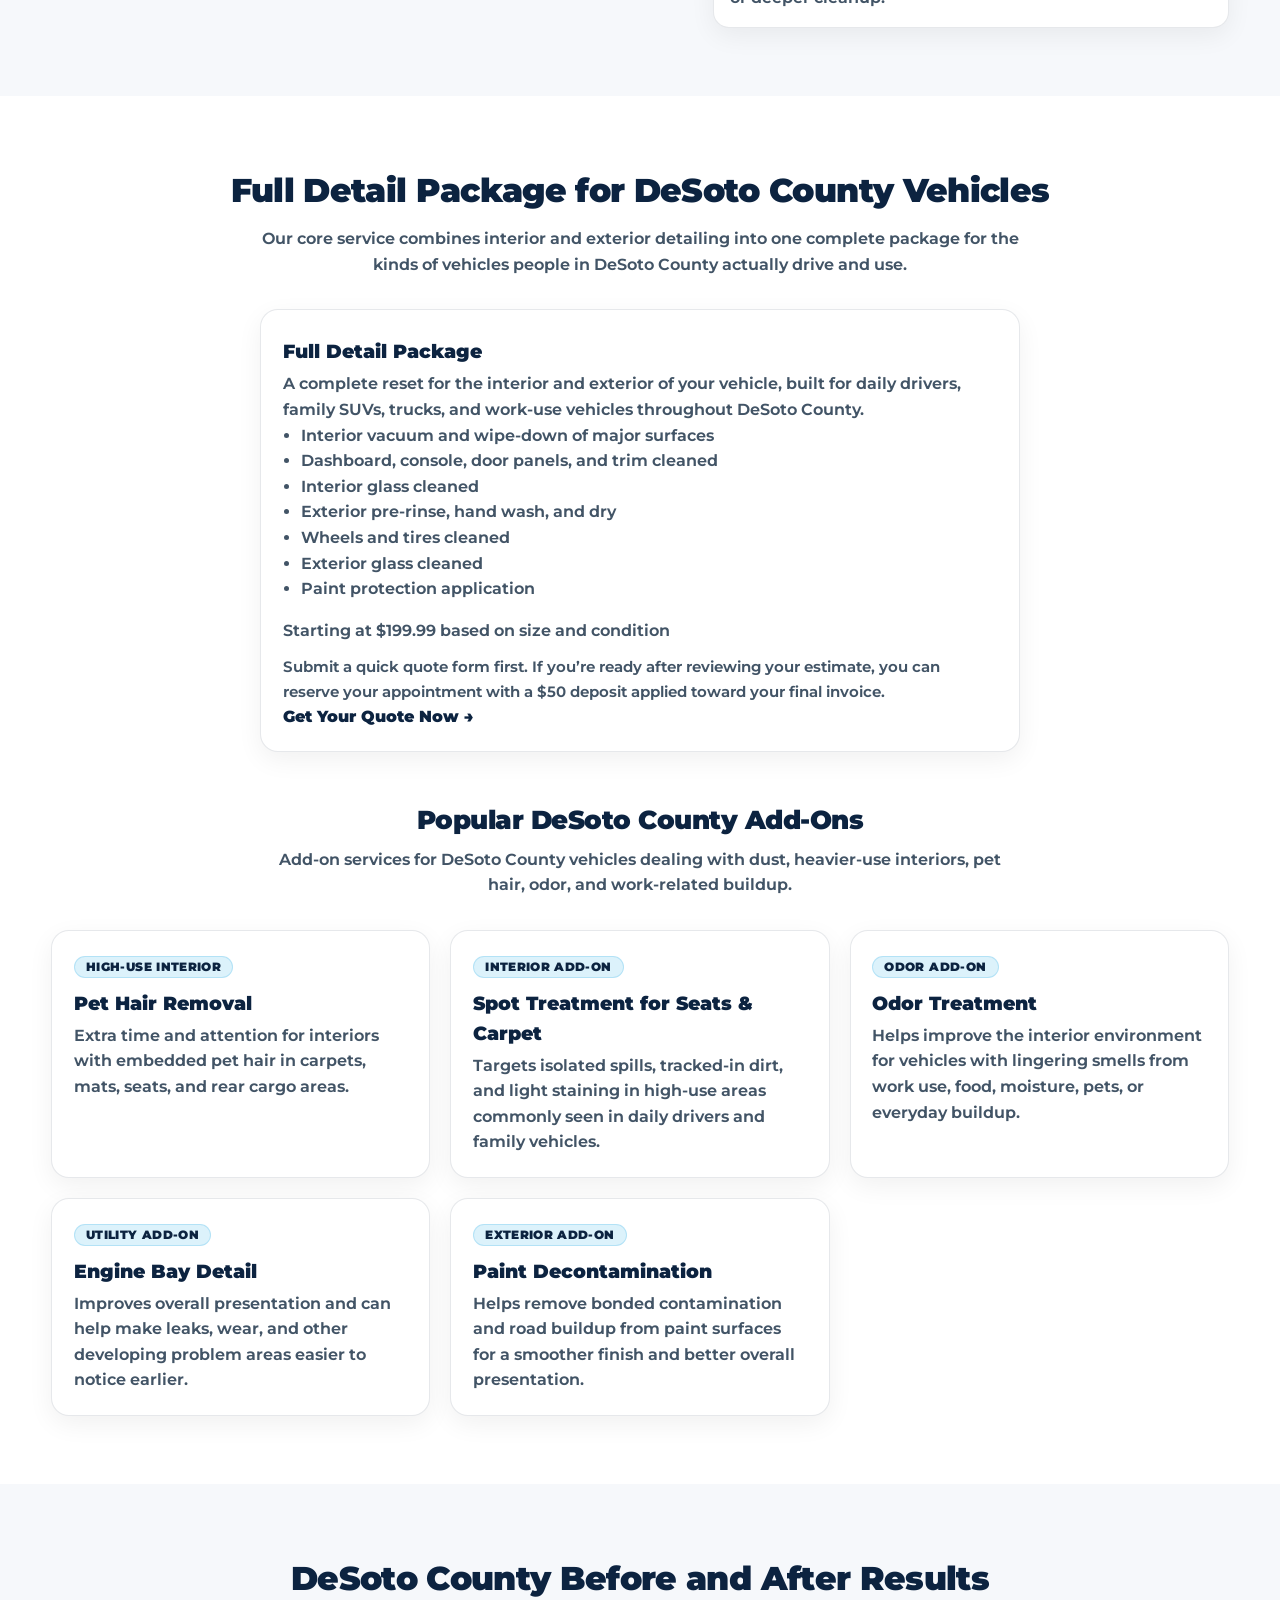
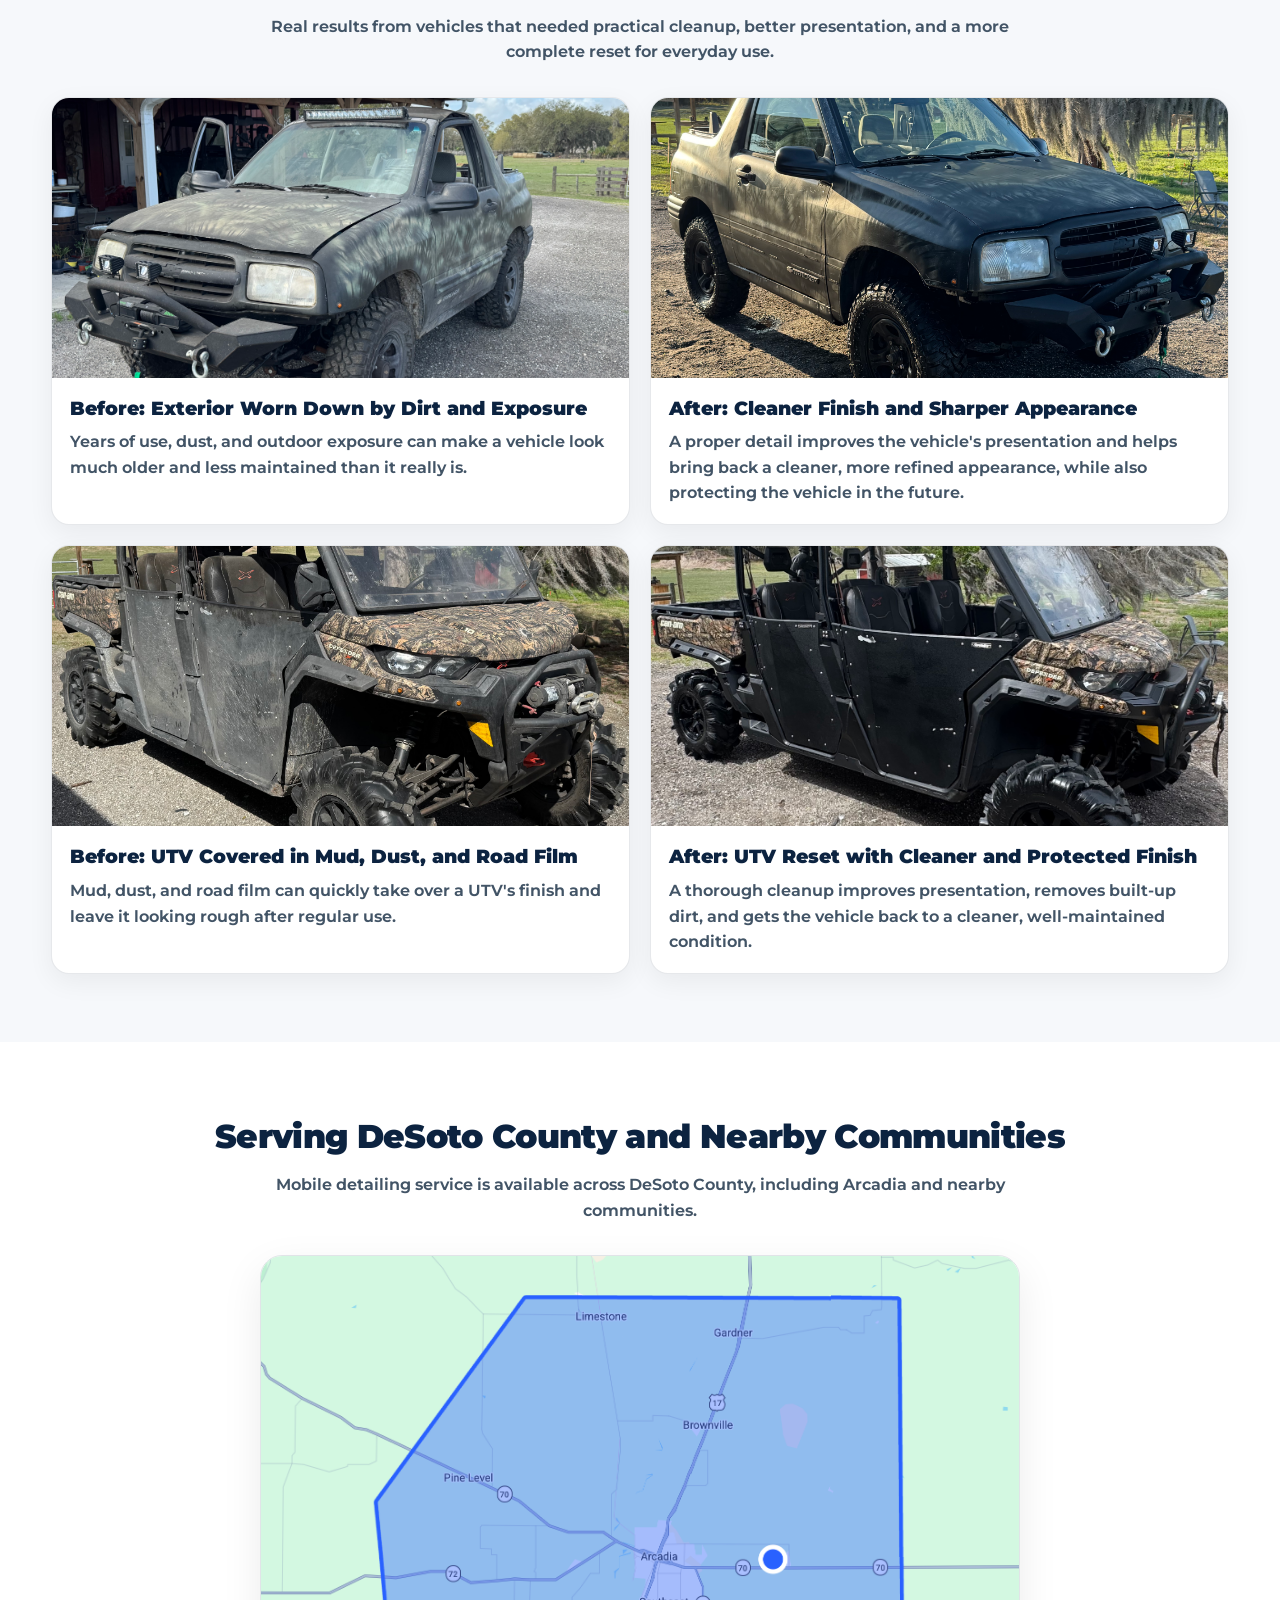
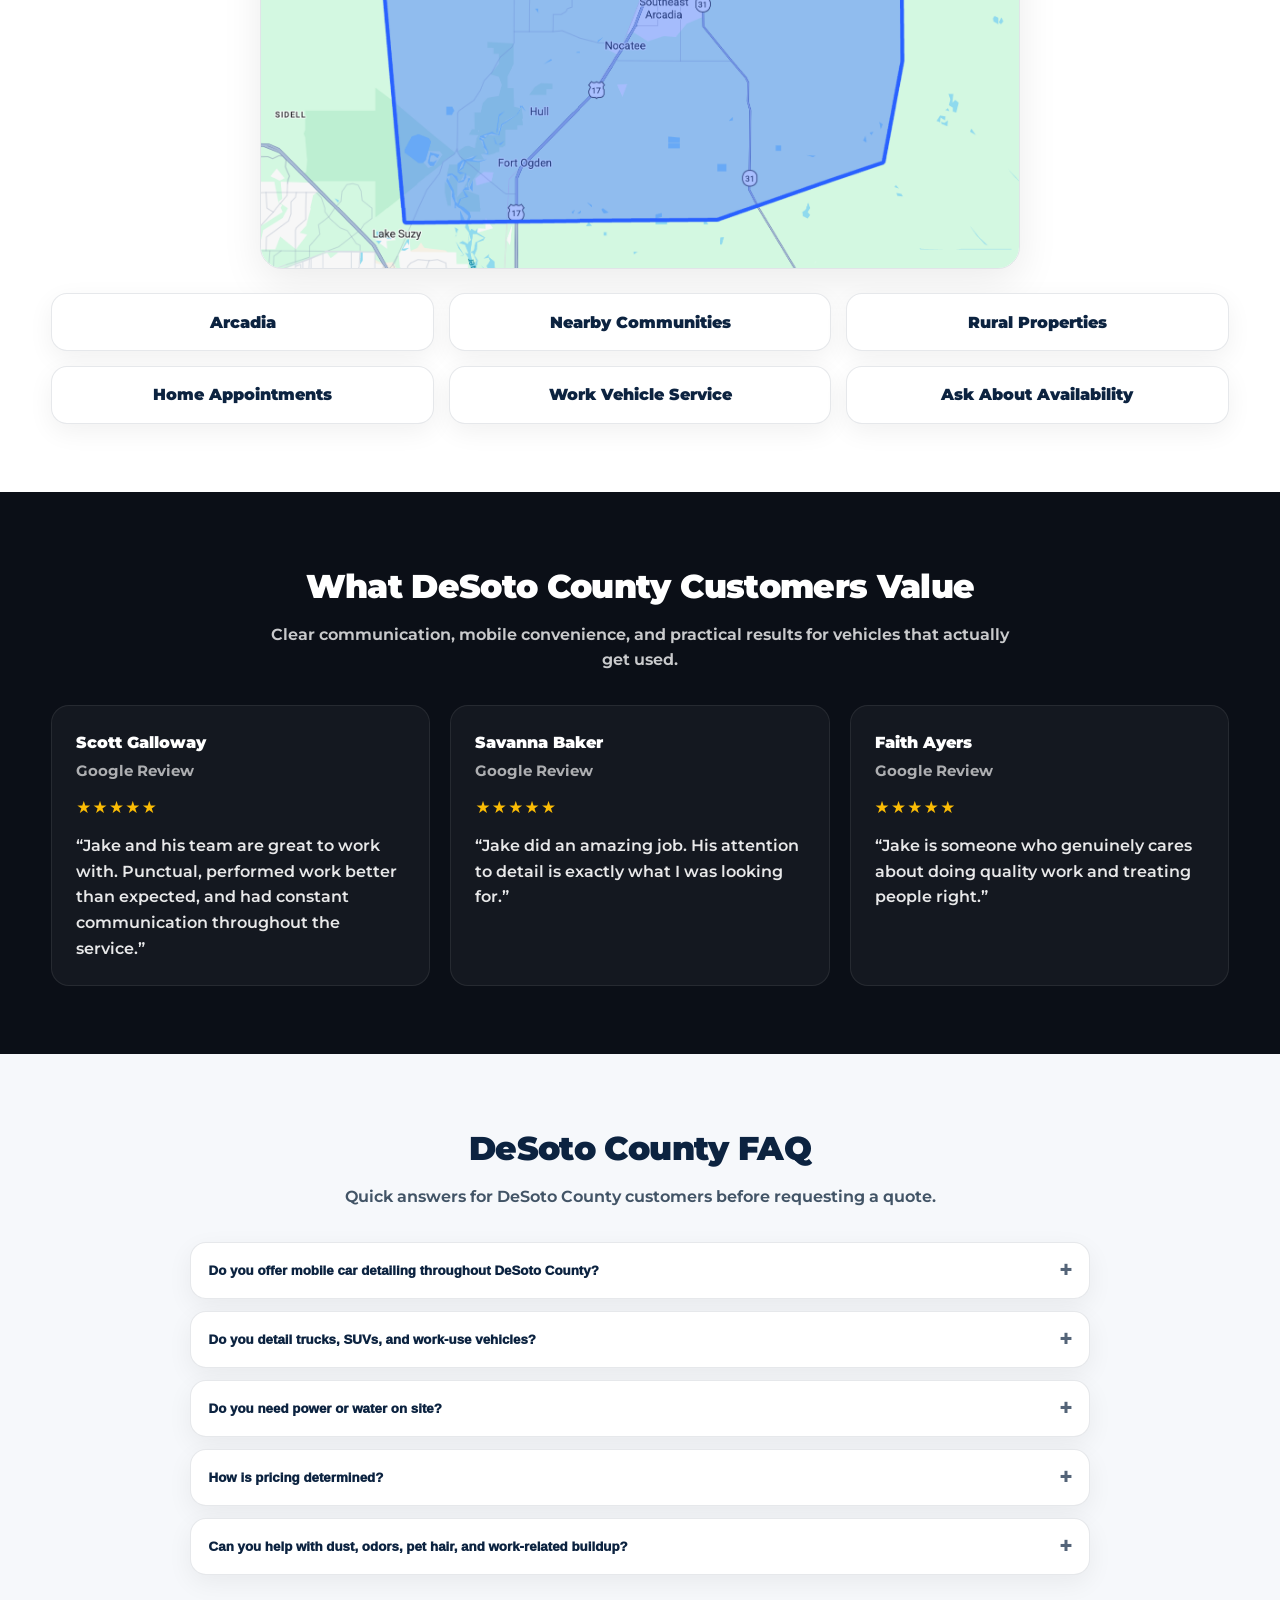
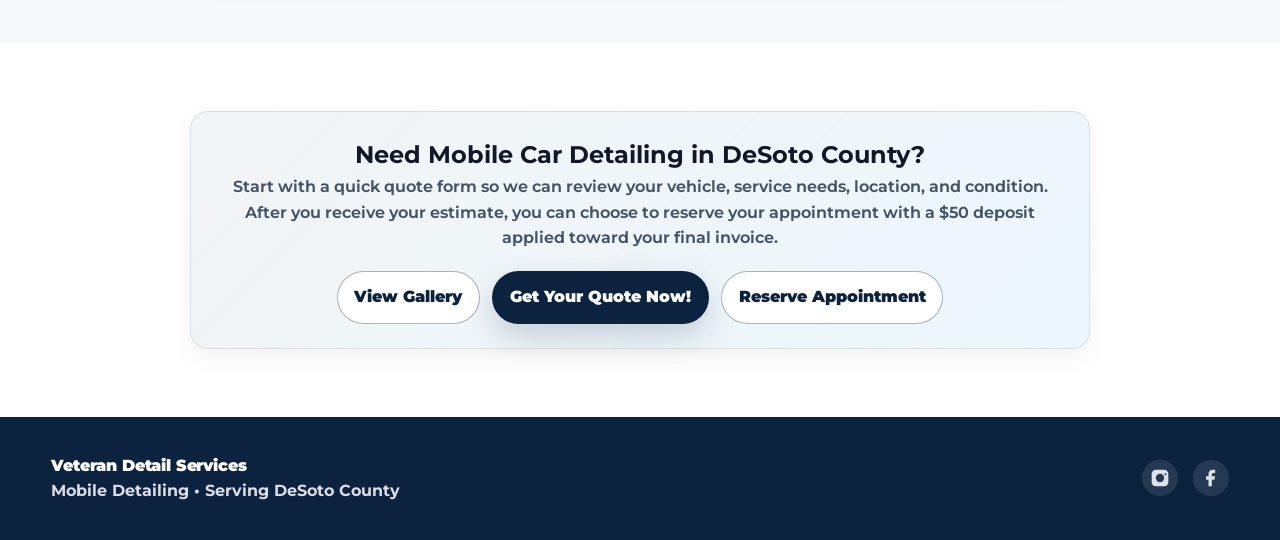
<file: desoto-county-car-detailing.html>
<!DOCTYPE html>
<html lang="en">
  <head>
    <meta charset="UTF-8" />
    <meta name="viewport" content="width=device-width, initial-scale=1.0" />
    <title>Mobile Car Detailing in DeSoto County, FL | Veteran Detail Services</title>
    <meta
      name="description"
      content="Veteran-owned mobile car detailing in DeSoto County, FL for daily drivers, trucks, SUVs, family vehicles, and work-use vehicles. Serving Arcadia and surrounding communities."
    />
    <meta
      name="keywords"
      content="mobile car detailing DeSoto County FL, DeSoto County car detailing, Arcadia car detailing, truck detailing DeSoto County, SUV detailing Arcadia, work vehicle detailing DeSoto County"
    />

    <meta property="og:url" content="https://veterandetailservices.com/desoto-county-car-detailing.html" />
    <meta
      property="og:title"
      content="Mobile Car Detailing in DeSoto County, FL | Veteran Detail Services"
    />
    <meta
      property="og:description"
      content="Mobile interior and exterior detailing for daily drivers, trucks, SUVs, family vehicles, and work-use vehicles across DeSoto County, Florida."
    />
    <meta
      property="og:image"
      content="https://veterandetailservices.com/assets/images/desoto-county/welcome-to-desoto-county.jpg"
    />
    <meta property="og:type" content="website" />
    <meta property="og:site_name" content="Veteran Detail Services" />
    <meta name="robots" content="index, follow, max-image-preview:large" />

    <!-- Meta Pixel Code -->
    <script>
    !function(f,b,e,v,n,t,s)
    {if(f.fbq)return;n=f.fbq=function(){n.callMethod?
    n.callMethod.apply(n,arguments):n.queue.push(arguments)};
    if(!f._fbq)f._fbq=n;n.push=n;n.loaded=!0;n.version='2.0';
    n.queue=[];t=b.createElement(e);t.async=!0;
    t.src=v;s=b.getElementsByTagName(e)[0];
    s.parentNode.insertBefore(t,s)}(window, document,'script',
    'https://connect.facebook.net/en_US/fbevents.js');
    fbq('init', '831206326713689');
    fbq('track', 'PageView');
    </script>
    <noscript><img height="1" width="1" style="display:none"
    src="https://www.facebook.com/tr?id=831206326713689&ev=PageView&noscript=1"
    /></noscript>
    <!-- End Meta Pixel Code -->

    <!-- Google tag (gtag.js) -->
    <script async src="https://www.googletagmanager.com/gtag/js?id=AW-18011924526">
    </script>
    <script>
      window.dataLayer = window.dataLayer || [];
      function gtag(){dataLayer.push(arguments);}
      gtag('js', new Date());

      gtag('config', 'AW-18011924526');
    </script>

    <link rel="canonical" href="https://veterandetailservices.com/desoto-county-car-detailing.html" />
    <link rel="stylesheet" href="assets/css/styles.css" />
    <link
      href="https://fonts.googleapis.com/css2?family=Montserrat:wght@400;600;700;800;900&display=swap"
      rel="stylesheet"
    />

    <style>
      .county-hero {
        position: relative;
        min-height: 68vh;
        display: flex;
        align-items: center;
        background:
          linear-gradient(to right, rgba(12, 35, 64, 0.84), rgba(12, 35, 64, 0.52)),
          linear-gradient(to top, rgba(0, 0, 0, 0.30), rgba(0, 0, 0, 0.12)),
          url("assets/images/desoto-county/welcome-to-desoto-county.png") center 42% / cover no-repeat;
        color: #fff;
      }

      .county-hero-content {
        position: relative;
        z-index: 2;
        max-width: 760px;
        padding: 7rem 0 5rem;
        margin: 0 auto;
        text-align: center;
      }

      .county-hero h1 {
        font-size: clamp(2.3rem, 5vw, 4.4rem);
        line-height: 1.02;
        margin-bottom: 1rem;
        color: #fff;
      }

      .county-hero p {
        font-size: clamp(1.05rem, 1.9vw, 1.25rem);
        line-height: 1.65;
        color: rgba(255, 255, 255, 0.96);
        margin-bottom: 1.5rem;
      }

      .county-hero-buttons {
        display: flex;
        gap: 0.9rem;
        flex-wrap: wrap;
        justify-content: center;
      }

      .county-grid {
        display: grid;
        grid-template-columns: 1.1fr 0.9fr;
        gap: 2rem;
        align-items: start;
      }

      .county-card {
        background: #fff;
        border: 1px solid var(--border);
        border-radius: 18px;
        box-shadow: var(--shadow-sm);
        padding: 1.5rem;
      }

      .county-card h3 {
        color: var(--navy);
        font-weight: 950;
        margin-bottom: 0.6rem;
      }

      .county-card p {
        color: var(--muted);
        font-weight: 650;
      }

      .county-points {
        display: grid;
        gap: 1rem;
      }

      .county-point {
        background: #fff;
        border: 1px solid var(--border);
        border-radius: 16px;
        box-shadow: var(--shadow-sm);
        padding: 1rem;
      }

      .county-point h3 {
        color: var(--navy);
        font-weight: 950;
        margin-bottom: 0.35rem;
      }

      .county-point p {
        color: var(--muted);
        font-weight: 650;
      }

      .county-results {
        display: grid;
        grid-template-columns: repeat(2, 1fr);
        gap: 1.25rem;
      }

      .county-result {
        background: #fff;
        border: 1px solid var(--border);
        border-radius: 18px;
        overflow: hidden;
        box-shadow: var(--shadow-sm);
      }

      .county-result-image {
        width: 100%;
        height: 280px;
        object-fit: cover;
      }

      .county-result-body {
        padding: 1rem 1.1rem 1.15rem;
      }

      .county-result-body h3 {
        color: var(--navy);
        font-weight: 950;
        margin-bottom: 0.35rem;
      }

      .county-result-body p {
        color: var(--muted);
        font-weight: 650;
      }

      .county-map {
        max-width: 760px;
        margin: 0 auto;
      }

      .county-map img {
        width: 100%;
        height: auto;
        border-radius: 22px;
        border: 1px solid rgba(12, 35, 64, 0.12);
        box-shadow: var(--shadow-md);
      }

      .county-areas-list {
        display: grid;
        grid-template-columns: repeat(3, 1fr);
        gap: 0.9rem;
        margin-top: 1.5rem;
      }

      .county-area-pill {
        display: flex;
        align-items: center;
        justify-content: center;
        padding: 0.95rem 1rem;
        border-radius: 16px;
        background: #fff;
        border: 1px solid var(--border);
        box-shadow: var(--shadow-sm);
        font-weight: 900;
        color: var(--navy);
      }

      .county-review-grid {
        display: grid;
        grid-template-columns: repeat(3, 1fr);
        gap: 1.25rem;
      }

      .county-review {
        padding: 1.5rem;
        background: rgba(255, 255, 255, 0.04);
        border: 1px solid rgba(255, 255, 255, 0.08);
        border-radius: 18px;
      }

      .county-review-name {
        font-weight: 900;
        color: #fff;
        margin-bottom: 0.25rem;
      }

      .county-review-source {
        font-size: 0.92rem;
        font-weight: 700;
        color: rgba(255, 255, 255, 0.65);
        margin-bottom: 0.7rem;
      }

      .county-review-stars {
        font-size: 1.05rem;
        letter-spacing: 0.08em;
        color: #fbbc05;
        margin-bottom: 0.75rem;
      }

      .county-review p {
        color: rgba(255, 255, 255, 0.9);
        font-weight: 600;
      }

      @media (max-width: 1000px) {
        .county-grid,
        .county-review-grid,
        .county-areas-list {
          grid-template-columns: 1fr;
        }

        .county-results {
          grid-template-columns: 1fr;
        }
      }

      @media (max-width: 768px) {
        .county-hero {
          min-height: 62vh;
          background:
            linear-gradient(to top, rgba(12, 35, 64, 0.92), rgba(12, 35, 64, 0.62)),
            linear-gradient(to right, rgba(0, 0, 0, 0.18), rgba(0, 0, 0, 0.10)),
            url("assets/images/desoto-county/welcome-to-desoto-county.png") center 38% / cover no-repeat;
        }

        .county-hero-content {
          text-align: center;
          padding: 6.5rem 0 4.5rem;
        }

        .county-hero-buttons {
          justify-content: center;
        }

        .county-result-image {
          height: 240px;
        }
      }
    </style>
  </head>

  <body id="top">
    <div class="topbar">
      <div class="container topbar-inner">
        <a class="topbar-phone" href="tel:+19412361478" aria-label="Call Veteran Detail Services">
          <span class="dot"></span> Call: (941) 236-1478
        </a>

        <div class="topbar-social" aria-label="Social links">
          <a href="mailto:veterandetailservices.swfl@gmail.com" aria-label="Email">
            <svg viewBox="0 0 24 24" class="social-icon" aria-hidden="true">
              <path
                fill="currentColor"
                d="M20 4H4a2 2 0 0 0-2 2v12a2 2 0 0 0 2 2h16a2 2 0 0 0 2-2V6a2 2 0 0 0-2-2zm0 4-8 5L4 8V6l8 5 8-5v2z"
              />
            </svg>
          </a>

          <a
            href="https://www.instagram.com/veterandetailservices.swfl/"
            target="_blank"
            rel="noopener"
            aria-label="Instagram"
          >
            <svg viewBox="0 0 24 24" class="social-icon" aria-hidden="true">
              <path
                fill="currentColor"
                d="M7 2C4.24 2 2 4.24 2 7v10c0 2.76 2.24 5 5 5h10c2.76 0 5-2.24 5-5V7c0-2.76-2.24-5-5-5H7zm5 5a5 5 0 1 1 0 10 5 5 0 0 1 0-10zm6.5-.75a1.25 1.25 0 1 1 0 2.5 1.25 1.25 0 0 1 0-2.5z"
              />
            </svg>
          </a>

          <a
            href="https://www.facebook.com/veterandetailservices"
            target="_blank"
            rel="noopener"
            aria-label="Facebook"
          >
            <svg viewBox="0 0 24 24" class="social-icon" aria-hidden="true">
              <path
                fill="currentColor"
                d="M13 22v-8h3l1-4h-4V8c0-1.16.84-2 2-2h2V2h-3c-3.31 0-5 2.69-5 5v3H6v4h3v8h4z"
              />
            </svg>
          </a>
        </div>
      </div>
    </div>

    <header class="navbar">
      <div class="container nav-container">
        <a class="logo-wrapper" href="index.html#top" aria-label="Go to home">
          <img src="assets/images/vds-logo-header.png" alt="Veteran Detail Services" class="logo" />
        </a>

        <button class="nav-toggle" aria-expanded="false" aria-controls="primaryNav">
          <span class="sr-only">Open menu</span>
          ☰
        </button>

        <nav class="nav" id="primaryNav" aria-label="Primary">
          <ul class="nav-links">
            <li><a href="founder.html">Meet the Founder</a></li>
            <li><a href="index.html#services">Services</a></li>
            <li><a href="gallery.html">Gallery</a></li>
            <li><a href="index.html#areas">Service Area</a></li>
            <li><a href="index.html#reviews">Reviews</a></li>
            <li><a href="index.html#faq">FAQ</a></li>
            <li><a href="contact.html">Quote</a></li>
          </ul>
        </nav>

        <div class="nav-cta">
          <a href="contact.html" class="btn-primary">
            Get Your Quote Now!
          </a>
        </div>
      </div>
    </header>

    <main>
      <section class="county-hero">
        <div class="container">
          <div class="county-hero-content">
            <div class="hero-badge">DeSoto County • Mobile Service • Veteran-Owned</div>
            <h1>Mobile Car Detailing in DeSoto County, FL</h1>
            <p>
              Full interior and exterior detailing for daily drivers, trucks, SUVs, family vehicles, and work-use vehicles
              across DeSoto County. We come to your home, property, or job site and only require access to water on site.
            </p>

            <div class="county-hero-buttons">
              <a href="contact.html" class="btn-primary large">
                Get Your Quote Now!
              </a>
              <a href="https://veteran-detail-services.square.site" class="btn-secondary large" target="_blank" rel="noopener">
                Reserve Appointment
              </a>
              <a href="gallery.html" class="btn-secondary large">View Gallery</a>
            </div>

            <p class="deposit-note">
              Want to reserve right away? Online reservations require a $50 deposit that is applied toward your final invoice.
            </p>
          </div>
        </div>
      </section>

      <section class="section section-alt">
        <div class="container">
          <div class="section-header center">
            <h2 class="section-title center">Built for DeSoto County Daily Drivers, Trucks, and Work-Use Vehicles</h2>
            <p class="section-subtitle center">
              DeSoto County vehicles see real-world use every day. Between rural roads, dust, work routes, family mess,
              and normal wear, interiors and exteriors can get rough fast. Veteran Detail Services provides mobile detailing
              across DeSoto County with a full detail package designed for practical-use personal vehicles and work-use vehicles
              that need more than a rushed wash or quick wipe-down.
            </p>
          </div>

          <div class="county-grid">
            <div class="county-card">
              <h3>What this page is built for</h3>
              <p>
                This DeSoto County page is designed for trucks, SUVs, family vehicles, daily drivers, and work-use vehicles
                that need practical cleanup, better presentation, and a more complete reset without the inconvenience of
                taking the vehicle to a shop.
              </p>
            </div>

            <div class="county-points">
              <div class="county-point">
                <h3>Mobile Convenience</h3>
                <p>We come to your home, property, or job site so you do not need to coordinate drop-offs or lose half your day.</p>
              </div>

              <div class="county-point">
                <h3>Full Detail Package</h3>
                <p>Interior and exterior service built for vehicles that get used hard and need more than basic maintenance cleaning.</p>
              </div>

              <div class="county-point">
                <h3>Clear Pricing Approach</h3>
                <p>Starting prices are based on size and condition, with add-ons available when a vehicle needs additional correction or deeper cleanup.</p>
              </div>
            </div>
          </div>
        </div>
      </section>

      <section class="section" id="desoto-services">
        <div class="container">
          <div class="section-header center">
            <h2 class="section-title center">Full Detail Package for DeSoto County Vehicles</h2>
            <p class="section-subtitle center">
              Our core service combines interior and exterior detailing into one complete package for the kinds of vehicles people in DeSoto County actually drive and use.
            </p>
          </div>

          <div class="cards" style="display: flex; justify-content: center;">
            <article class="card" style="max-width: 760px; width: 100%;">
              <div class="card-top">
                <h3>Full Detail Package</h3>
              </div>

              <p>
                A complete reset for the interior and exterior of your vehicle, built for daily drivers, family SUVs,
                trucks, and work-use vehicles throughout DeSoto County.
              </p>

              <ul class="card-list">
                <li>Interior vacuum and wipe-down of major surfaces</li>
                <li>Dashboard, console, door panels, and trim cleaned</li>
                <li>Interior glass cleaned</li>
                <li>Exterior pre-rinse, hand wash, and dry</li>
                <li>Wheels and tires cleaned</li>
                <li>Exterior glass cleaned</li>
                <li>Paint protection application</li>
              </ul>

             <p class="card-meta">Starting at $199.99 based on size and condition</p>
              <p class="mini-note">
                Submit a quick quote form first. If you’re ready after reviewing your estimate, you can reserve your appointment with a $50 deposit applied toward your final invoice.
              </p>
              <a class="card-link" href="contact.html">
                Get Your Quote Now →
              </a>
            </article>
          </div>

          <div class="section-header center" style="margin-top: 3rem;">
            <h3 class="section-title center" style="font-size: clamp(1.25rem, 2vw, 1.6rem); margin-bottom: 0.35rem;">
              Popular DeSoto County Add-Ons
            </h3>
            <p class="section-subtitle center">
              Add-on services for DeSoto County vehicles dealing with dust, heavier-use interiors, pet hair, odor, and work-related buildup.
            </p>
          </div>

          <div class="cards addon-cards">
            <article class="card">
              <div class="card-top">
                <div class="card-tag">HIGH-USE INTERIOR</div>
                <h3>Pet Hair Removal</h3>
              </div>
              <p>
                Extra time and attention for interiors with embedded pet hair in carpets, mats, seats,
                and rear cargo areas.
              </p>
            </article>

            <article class="card">
              <div class="card-top">
                <div class="card-tag">INTERIOR ADD-ON</div>
                <h3>Spot Treatment for Seats & Carpet</h3>
              </div>
              <p>
                Targets isolated spills, tracked-in dirt, and light staining in high-use areas commonly seen in daily drivers and family vehicles.
              </p>
            </article>

            <article class="card">
              <div class="card-top">
                <div class="card-tag">ODOR ADD-ON</div>
                <h3>Odor Treatment</h3>
              </div>
              <p>
                Helps improve the interior environment for vehicles with lingering smells from work use, food, moisture, pets, or everyday buildup.
              </p>
            </article>

            <article class="card">
              <div class="card-top">
                <div class="card-tag">UTILITY ADD-ON</div>
                <h3>Engine Bay Detail</h3>
              </div>
              <p>
                Improves overall presentation and can help make leaks, wear, and other developing problem areas easier to notice earlier.
              </p>
            </article>

            <article class="card">
              <div class="card-top">
                <div class="card-tag">EXTERIOR ADD-ON</div>
                <h3>Paint Decontamination</h3>
              </div>
              <p>
                Helps remove bonded contamination and road buildup from paint surfaces for a smoother finish and better overall presentation.
              </p>
            </article>
          </div>
        </div>
      </section>

      <section class="section section-alt" id="desoto-results">
        <div class="container">
          <div class="section-header center">
            <h2 class="section-title center">DeSoto County Before and After Results</h2>
            <p class="section-subtitle center">
              Real results from vehicles that needed practical cleanup, better presentation, and a more complete reset for everyday use.
            </p>
          </div>

          <div class="county-results">
            <article class="county-result">
              <img
                src="assets/images/desoto-county/tracker-before-exterior.jpg"
                alt="Vehicle interior before mobile detailing in DeSoto County"
                class="county-result-image"
              />
              <div class="county-result-body">
                <h3>Before: Exterior Worn Down by Dirt and Exposure</h3>
                <p>Years of use, dust, and outdoor exposure can make a vehicle look much older and less maintained than it really is.</p>
              </div>
            </article>

            <article class="county-result">
              <img
                src="assets/images/desoto-county/tracker-after-exterior.jpg"
                alt="Vehicle interior after mobile detailing in DeSoto County"
                class="county-result-image"
              />
              <div class="county-result-body">
                <h3>After: Cleaner Finish and Sharper Appearance</h3>
                <p>A proper detail improves the vehicle's presentation and helps bring back a cleaner, more refined appearance, while also protecting
                    the vehicle in the future.
                </p>
              </div>
            </article>

            <article class="county-result">
              <img
                src="assets/images/desoto-county/defender-before-angle.jpg"
                alt="Truck or SUV exterior before detailing in DeSoto County"
                class="county-result-image"
              />
              <div class="county-result-body">
                <h3>Before: UTV Covered in Mud, Dust, and Road Film</h3>
                <p>Mud, dust, and road film can quickly take over a UTV's finish and leave it looking rough after regular use.</p>
              </div>
            </article>

            <article class="county-result">
              <img
                src="assets/images/desoto-county/defender-after-full-side.jpg"
                alt="Truck or SUV exterior after detailing in DeSoto County"
                class="county-result-image"
              />
              <div class="county-result-body">
                <h3>After: UTV Reset with Cleaner and Protected Finish</h3>
                <p>A thorough cleanup improves presentation, removes built-up dirt, and gets the vehicle back to a cleaner, well-maintained condition.</p>
              </div>
            </article>
          </div>
        </div>
      </section>

      <section class="section" id="desoto-map">
        <div class="container">
          <div class="section-header center">
            <h2 class="section-title center">Serving DeSoto County and Nearby Communities</h2>
            <p class="section-subtitle center">
              Mobile detailing service is available across DeSoto County, including Arcadia and nearby communities.
            </p>
          </div>

          <div class="county-map">
            <img
              src="assets/images/desoto-county/desoto-county-map.png"
              alt="Map showing DeSoto County, Florida service area for Veteran Detail Services"
              loading="lazy"
            />
          </div>

          <div class="county-areas-list">
            <div class="county-area-pill">Arcadia</div>
            <div class="county-area-pill">Nearby Communities</div>
            <div class="county-area-pill">Rural Properties</div>
            <div class="county-area-pill">Home Appointments</div>
            <div class="county-area-pill">Work Vehicle Service</div>
            <div class="county-area-pill">Ask About Availability</div>
          </div>
        </div>
      </section>

      <section class="section" id="desoto-reviews" style="background: #0b0f17; color: #fff;">
        <div class="container">
          <div class="section-header center">
            <h2 class="section-title center" style="color: #fff;">What DeSoto County Customers Value</h2>
            <p class="section-subtitle center" style="color: rgba(255,255,255,0.78);">
              Clear communication, mobile convenience, and practical results for vehicles that actually get used.
            </p>
          </div>

          <div class="county-review-grid">
            <article class="county-review">
              <div class="county-review-name">Scott Galloway</div>
              <div class="county-review-source">Google Review</div>
              <div class="county-review-stars" aria-label="5 out of 5 stars">★★★★★</div>
              <p>
                “Jake and his team are great to work with. Punctual, performed work better than expected,
                and had constant communication throughout the service.”
              </p>
            </article>

            <article class="county-review">
              <div class="county-review-name">Savanna Baker</div>
              <div class="county-review-source">Google Review</div>
              <div class="county-review-stars" aria-label="5 out of 5 stars">★★★★★</div>
              <p>
                “Jake did an amazing job. His attention to detail is exactly what I was looking for.”
              </p>
            </article>

            <article class="county-review">
              <div class="county-review-name">Faith Ayers</div>
              <div class="county-review-source">Google Review</div>
              <div class="county-review-stars" aria-label="5 out of 5 stars">★★★★★</div>
              <p>
                “Jake is someone who genuinely cares about doing quality work and treating people right.”
              </p>
            </article>
          </div>
        </div>
      </section>

      <section class="section section-alt" id="desoto-faq">
        <div class="container">
          <div class="section-header center">
            <h2 class="section-title center">DeSoto County FAQ</h2>
            <p class="section-subtitle center">Quick answers for DeSoto County customers before requesting a quote.</p>
          </div>

          <div class="faq">
            <div class="faq-item">
              <button class="faq-q" aria-expanded="false">
                Do you offer mobile car detailing throughout DeSoto County?
                <span class="faq-icon">+</span>
              </button>
              <div class="faq-a" hidden>
                Yes. We provide mobile detailing across DeSoto County and nearby communities, including Arcadia and surrounding areas when scheduling allows.
              </div>
            </div>

            <div class="faq-item">
              <button class="faq-q" aria-expanded="false">
                Do you detail trucks, SUVs, and work-use vehicles?
                <span class="faq-icon">+</span>
              </button>
              <div class="faq-a" hidden>
                Yes. This page is specifically built around the kinds of vehicles many DeSoto County customers use every day: trucks, SUVs, daily drivers, family vehicles, and work-use vehicles.
              </div>
            </div>

            <div class="faq-item">
              <button class="faq-q" aria-expanded="false">
                Do you need power or water on site?
                <span class="faq-icon">+</span>
              </button>
              <div class="faq-a" hidden>
                At this time, we only require access to a water source on site. We provide our own power.
              </div>
            </div>

            <div class="faq-item">
              <button class="faq-q" aria-expanded="false">
                How is pricing determined?
                <span class="faq-icon">+</span>
              </button>
              <div class="faq-a" hidden>
                Pricing starts based on vehicle size and increases based on interior condition and selected add-ons. Final pricing is confirmed after review of the vehicle details and condition.
              </div>
            </div>

            <div class="faq-item">
              <button class="faq-q" aria-expanded="false">
                Can you help with dust, odors, pet hair, and work-related buildup?
                <span class="faq-icon">+</span>
              </button>
              <div class="faq-a" hidden>
                Yes. Those are some of the most common issues we expect to see in DeSoto County vehicles, and add-ons are available when a vehicle needs deeper correction or cleanup.
              </div>
            </div>
          </div>
        </div>
      </section>

      <section class="section">
        <div class="container">
          <div class="founder-mission" style="max-width: 900px; margin: 0 auto; text-align: center;">
            <h2>Need Mobile Car Detailing in DeSoto County?</h2>
              <p>
                Start with a quick quote form so we can review your vehicle, service needs, location, and condition.
                After you receive your estimate, you can choose to reserve your appointment with a $50 deposit applied toward your final invoice.
              </p>
              <div class="founder-actions" style="justify-content: center;">
                <a href="gallery.html" class="btn-secondary dark">View Gallery</a>
                <a href="contact.html" class="btn-primary">
                  Get Your Quote Now!
                </a>
                <a href="https://veteran-detail-services.square.site" class="btn-secondary dark" target="_blank" rel="noopener">
                  Reserve Appointment
                </a>
              </div>
          </div>
        </div>
      </section>
    </main>

    <footer class="footer">
      <div class="container footer-inner">
        <div>
          <div class="footer-title">Veteran Detail Services</div>
          <div class="footer-sub">Mobile Detailing • Serving DeSoto County</div>
        </div>

        <div class="footer-social">
          <a
            href="https://www.instagram.com/veterandetailservices.swfl/"
            target="_blank"
            rel="noopener"
            aria-label="Instagram"
          >
            <svg viewBox="0 0 24 24" class="social-icon" aria-hidden="true">
              <path
                fill="currentColor"
                d="M7 2C4.24 2 2 4.24 2 7v10c0 2.76 2.24 5 5 5h10c2.76 0 5-2.24 5-5V7c0-2.76-2.24-5-5-5H7zm5 5a5 5 0 1 1 0 10 5 5 0 0 1 0-10zm6.5-.75a1.25 1.25 0 1 1 0 2.5 1.25 1.25 0 0 1 0-2.5z"
              />
            </svg>
          </a>

          <a
            href="https://www.facebook.com/veterandetailservices"
            target="_blank"
            rel="noopener"
            aria-label="Facebook"
          >
            <svg viewBox="0 0 24 24" class="social-icon" aria-hidden="true">
              <path
                fill="currentColor"
                d="M13 22v-8h3l1-4h-4V8c0-1.16.84-2 2-2h2V2h-3c-3.31 0-5 2.69-5 5v3H6v4h3v8h4z"
              />
            </svg>
          </a>
        </div>
      </div>
    </footer>

    <div class="mobile-cta-bar" aria-label="Quick contact actions">
      <a class="mobile-cta-btn primary" href="tel:+19412361478">Call</a>
      <a class="mobile-cta-btn" href="sms:+19412361478">Text</a>
      <a class="mobile-cta-btn accent" href="contact.html">
        Quote
      </a>
    </div>

    <a href="contact.html" class="floating-quote-btn" aria-label="Get your quote now">
      Get Your Quote Now!
    </a>

    <script src="assets/js/main.js"></script>

    <script type="application/ld+json">
      {
        "@context": "https://schema.org",
        "@graph": [
          {
            "@type": "WebPage",
            "name": "DeSoto County Mobile Car Detailing | Veteran Detail Services",
            "url": "https://veterandetailservices.com/desoto-county-car-detailing.html",
            "description": "Mobile car detailing in DeSoto County, Florida for daily drivers, trucks, SUVs, family vehicles, and work-use vehicles."
          },
          {
            "@type": "AutoDetailing",
            "name": "Veteran Detail Services",
            "url": "https://veterandetailservices.com/",
            "telephone": "+1-941-236-1478",
            "email": "veterandetailservices.swfl@gmail.com",
            "areaServed": [
              "DeSoto County, FL",
              "Arcadia, FL"
            ]
          }
        ]
      }
    </script>
  </body>
</html>
</file>
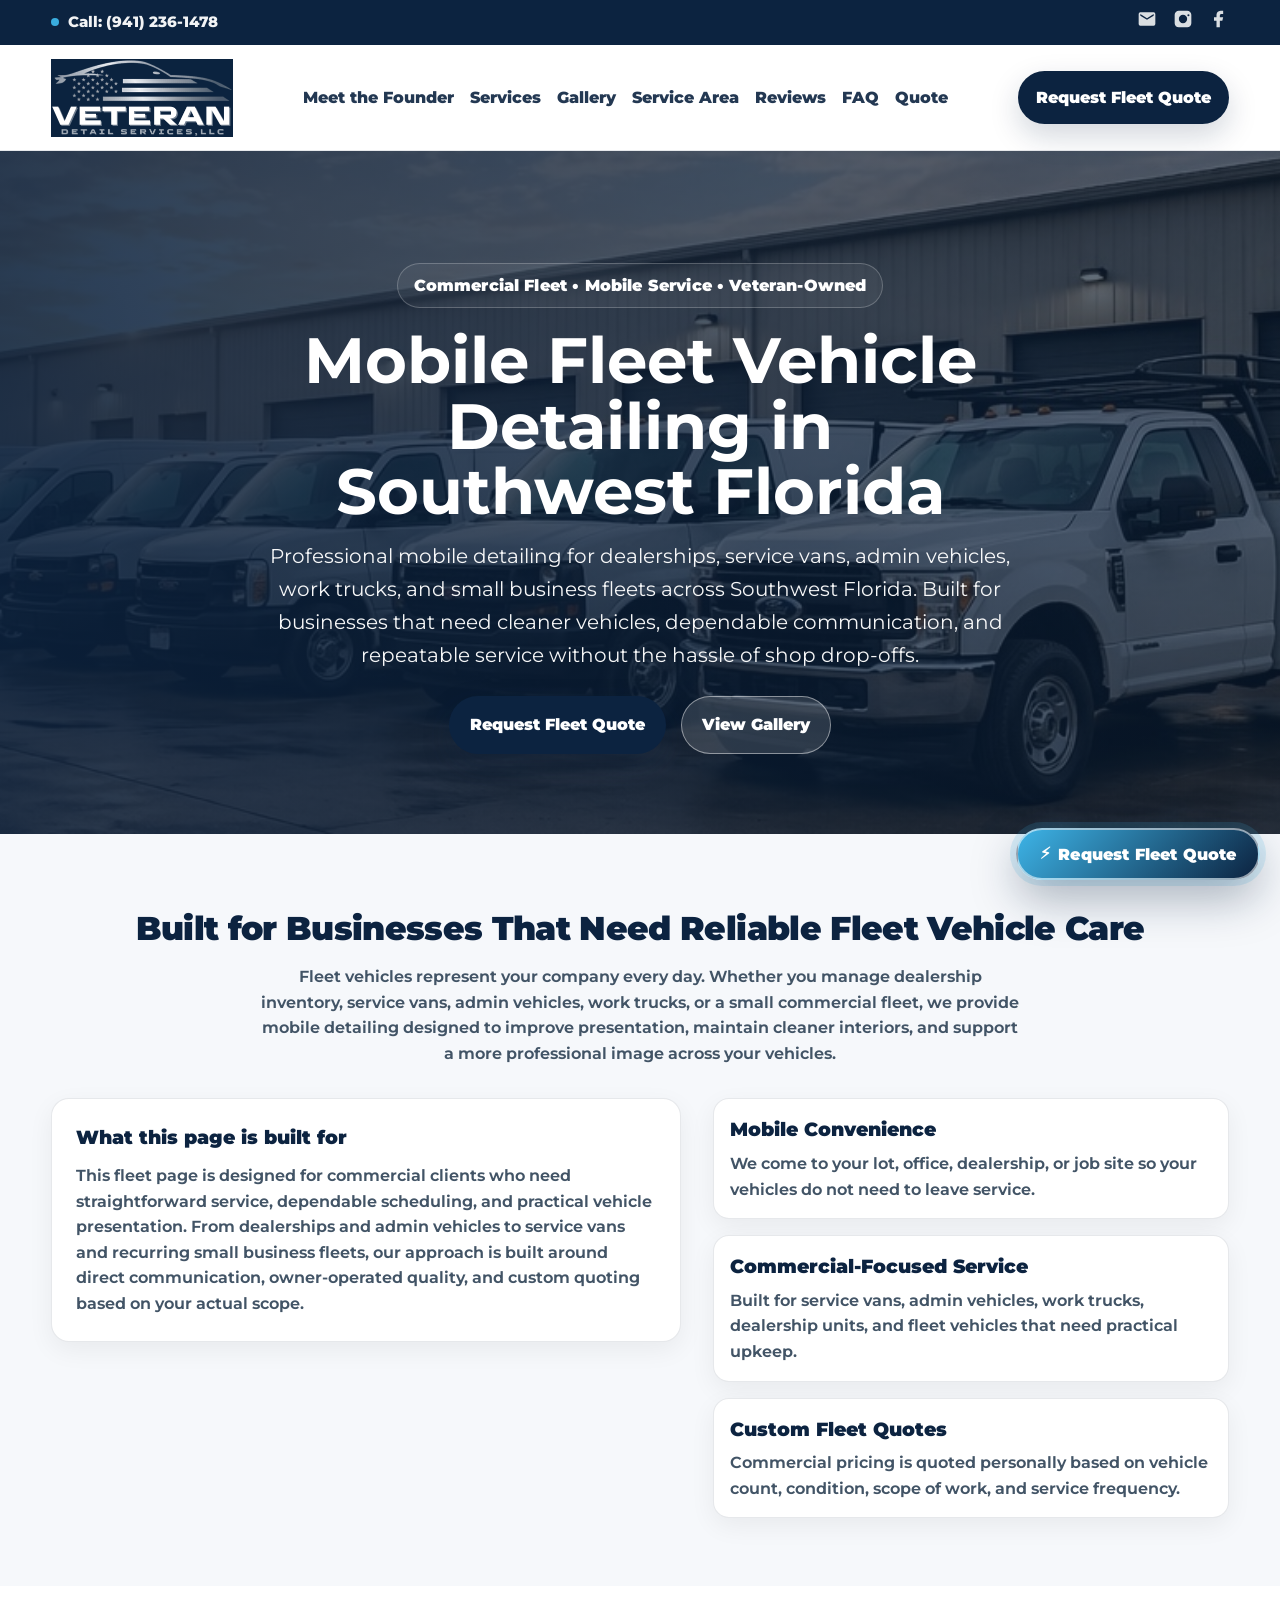
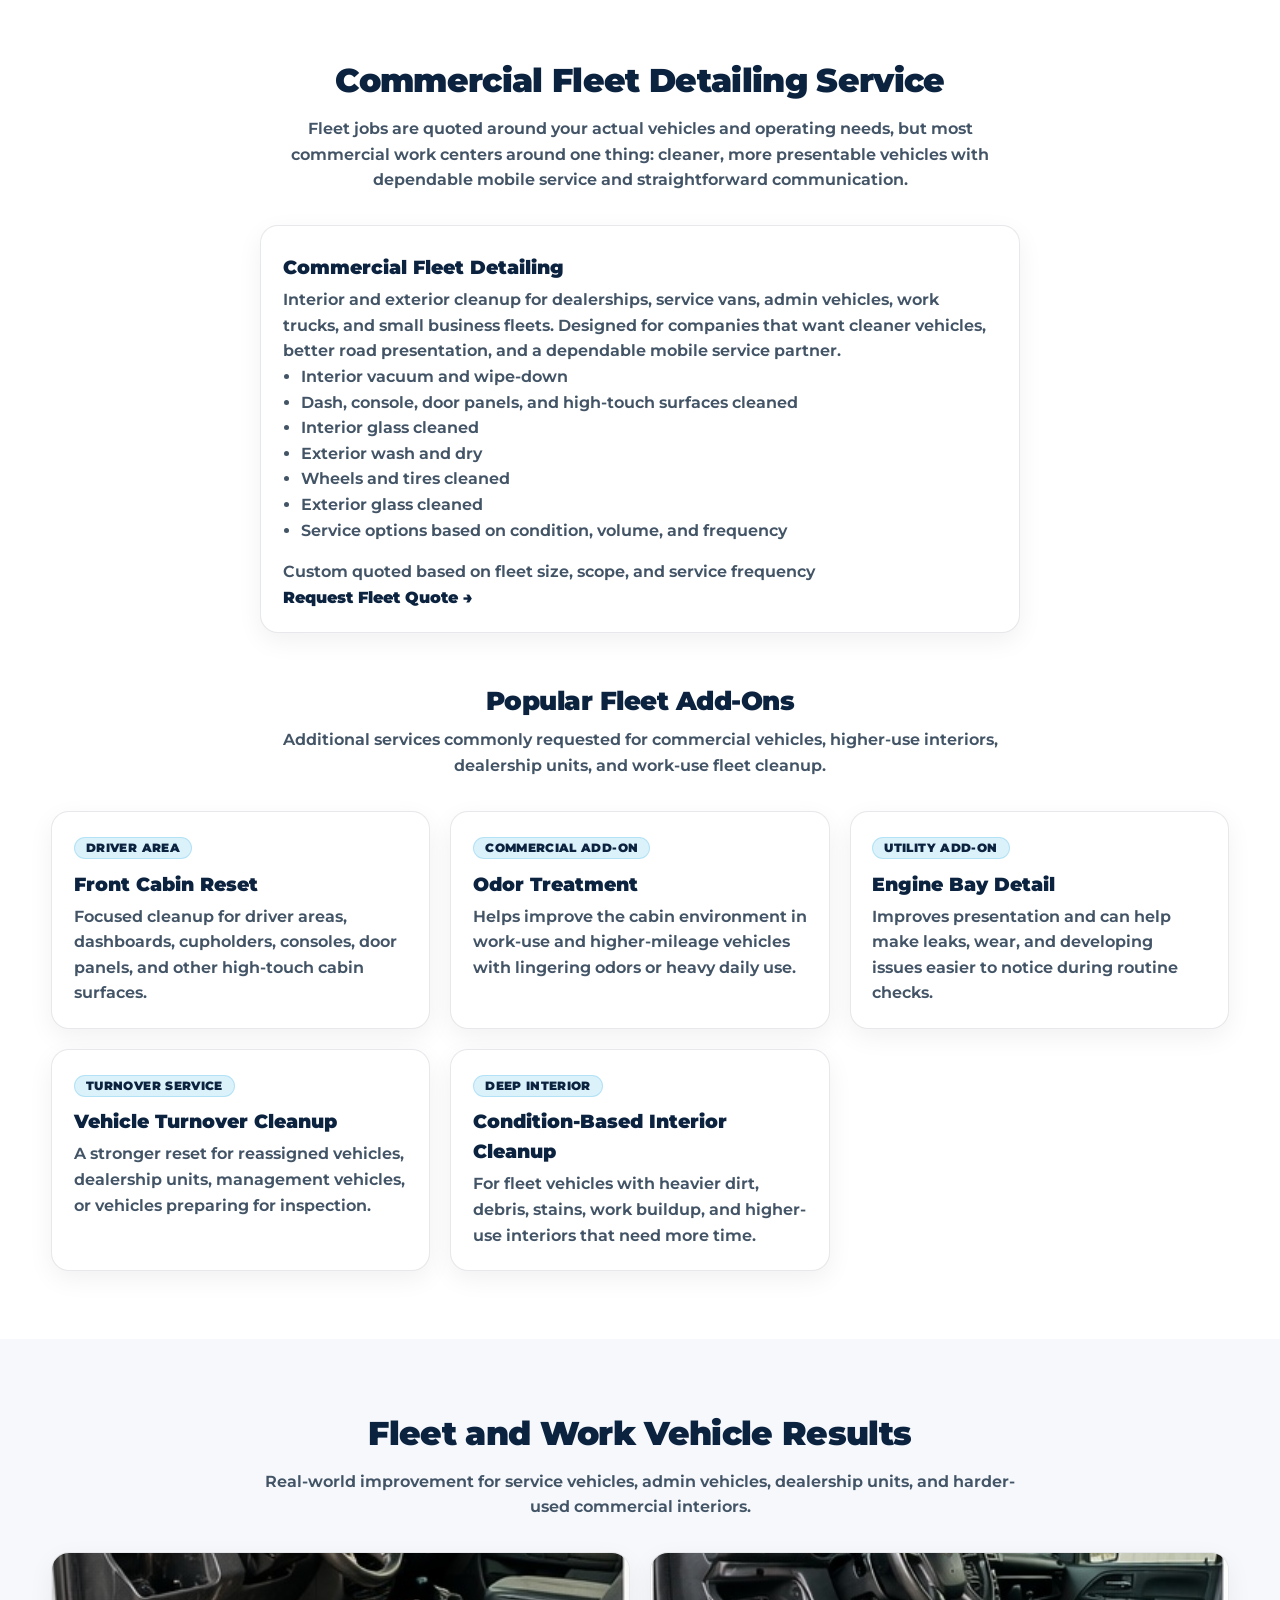
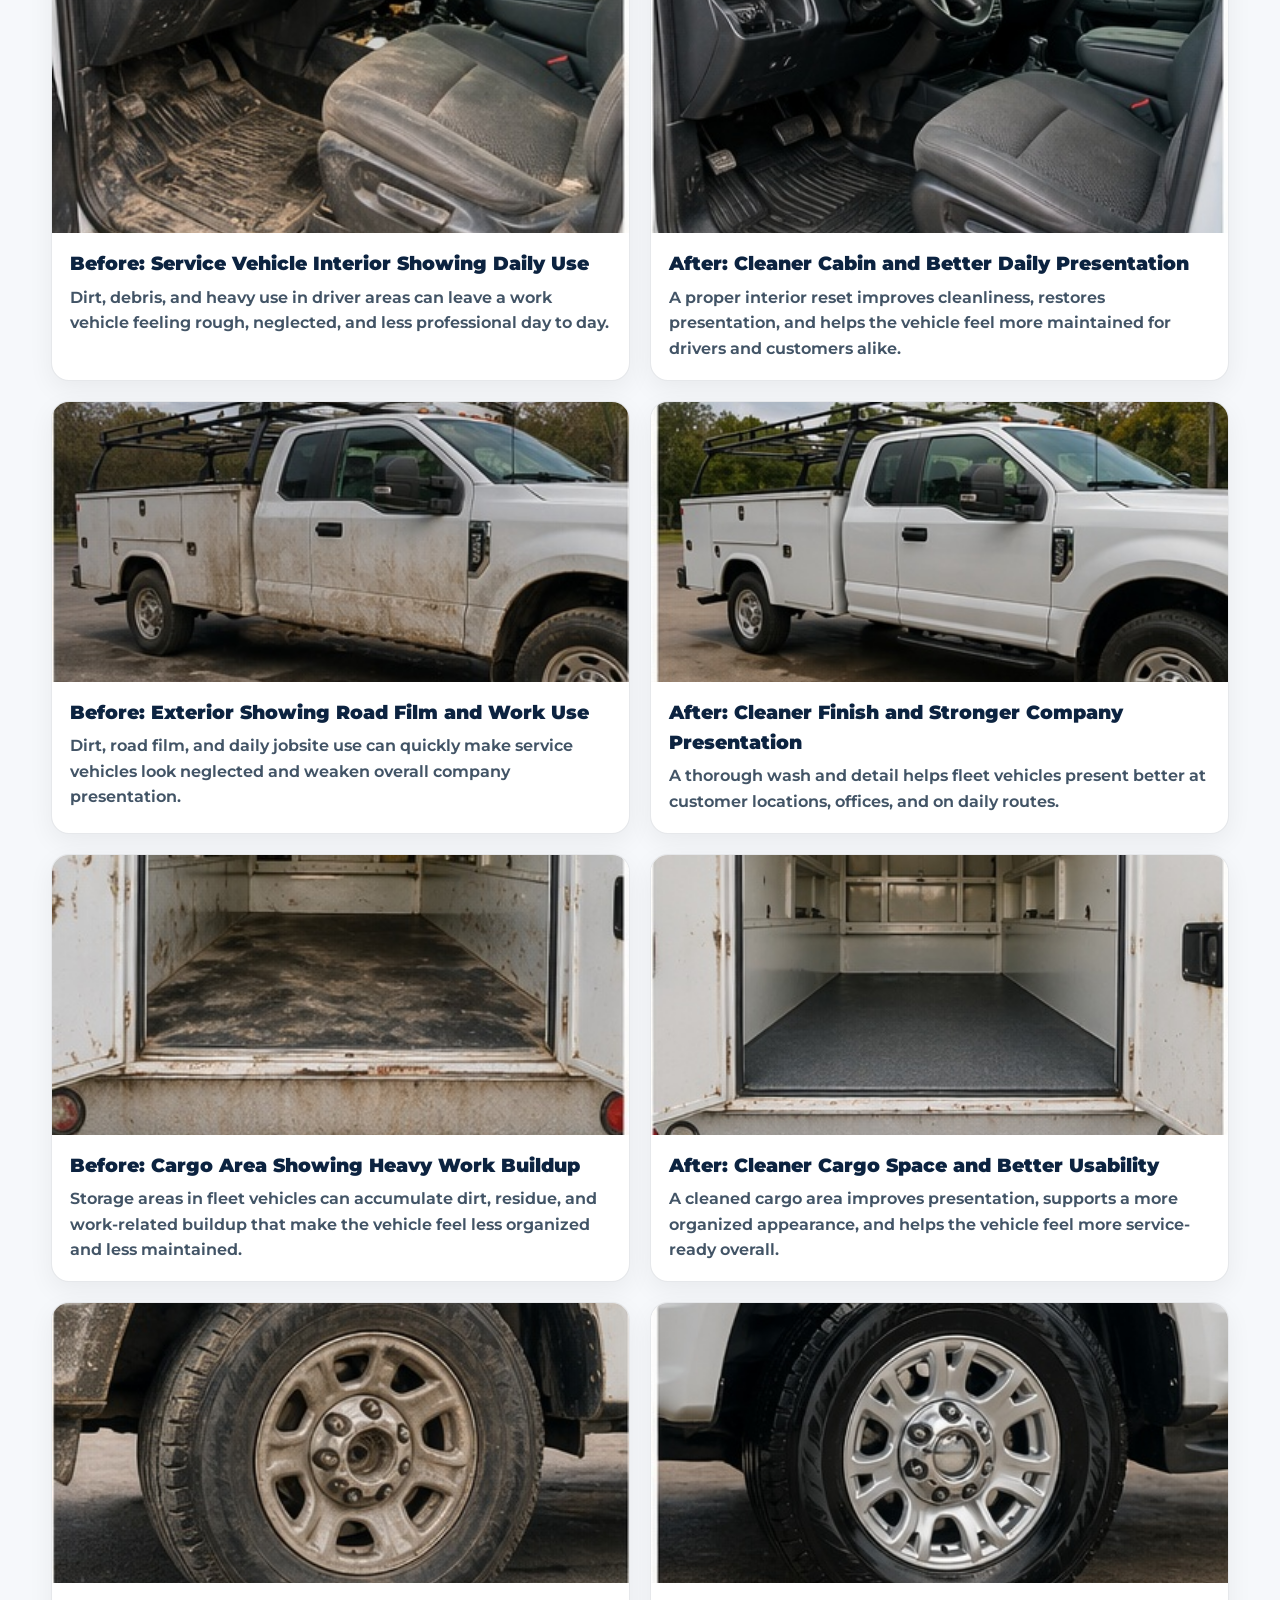
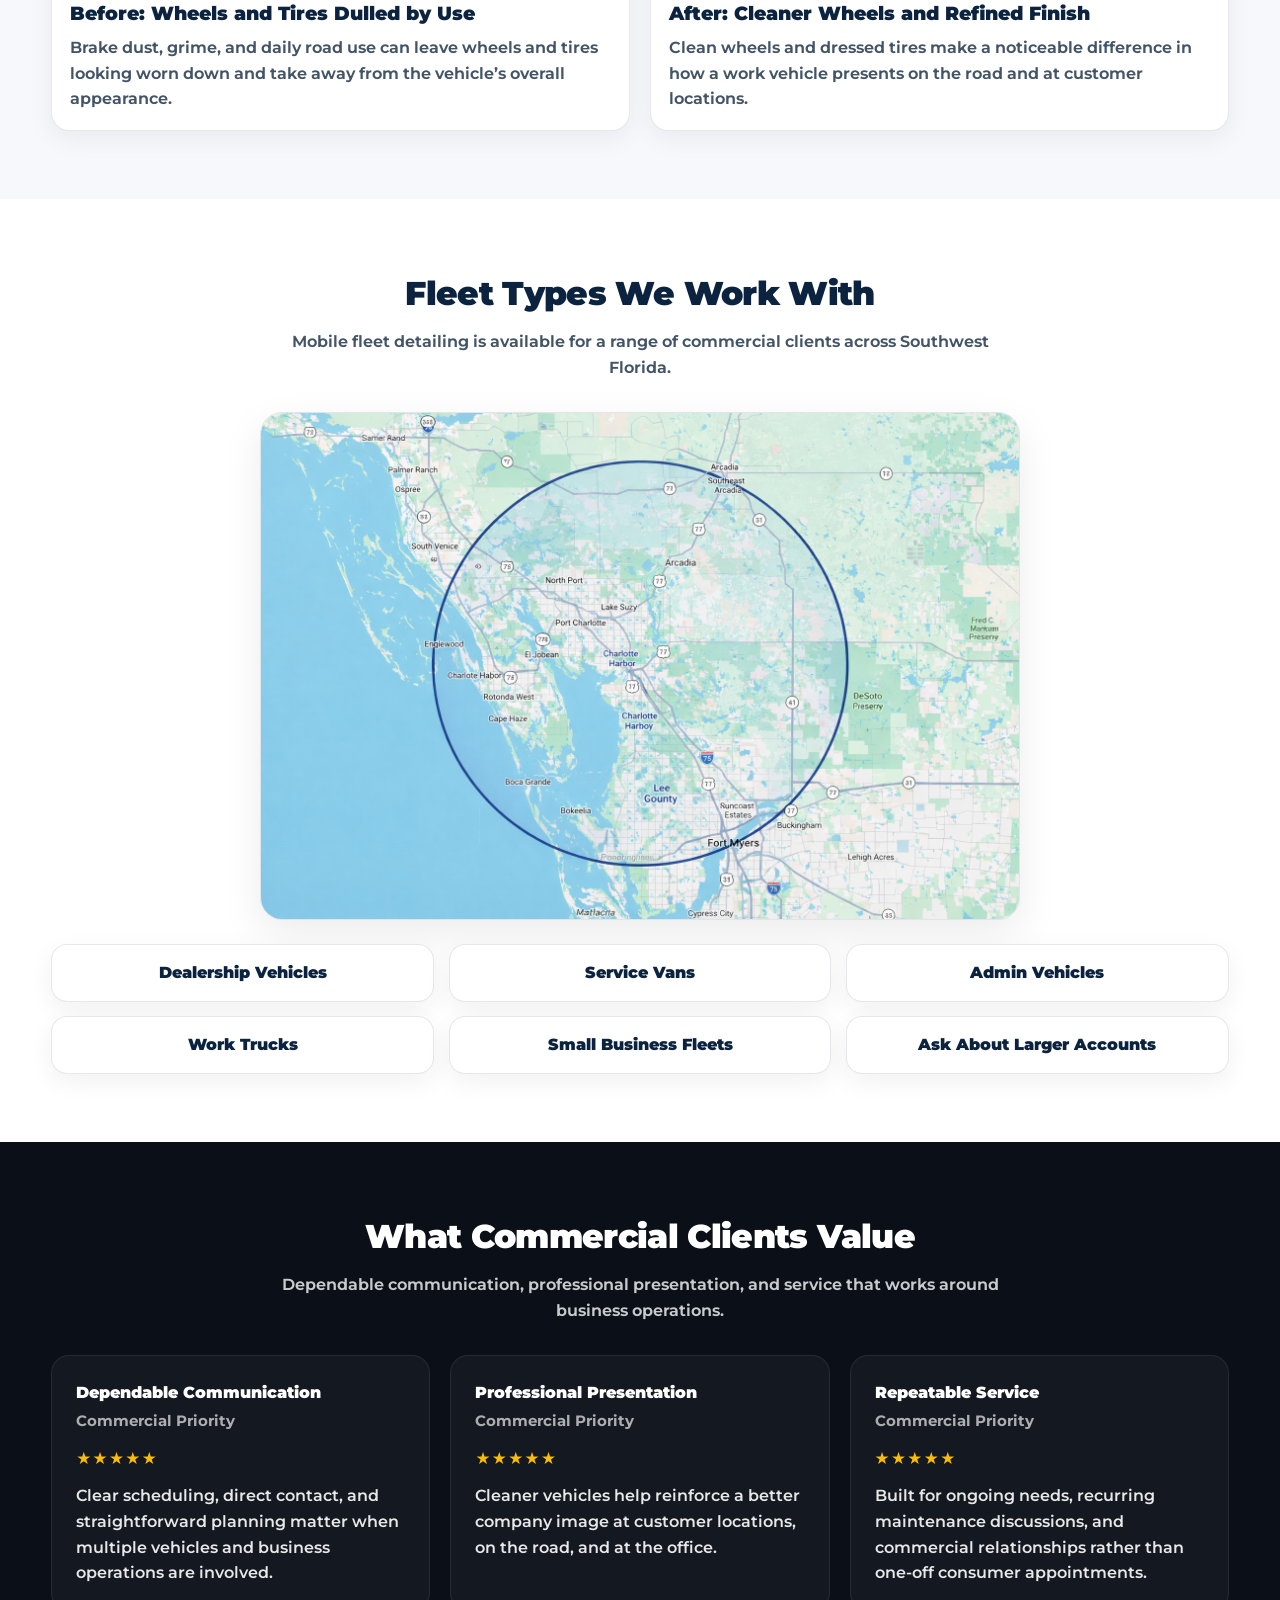
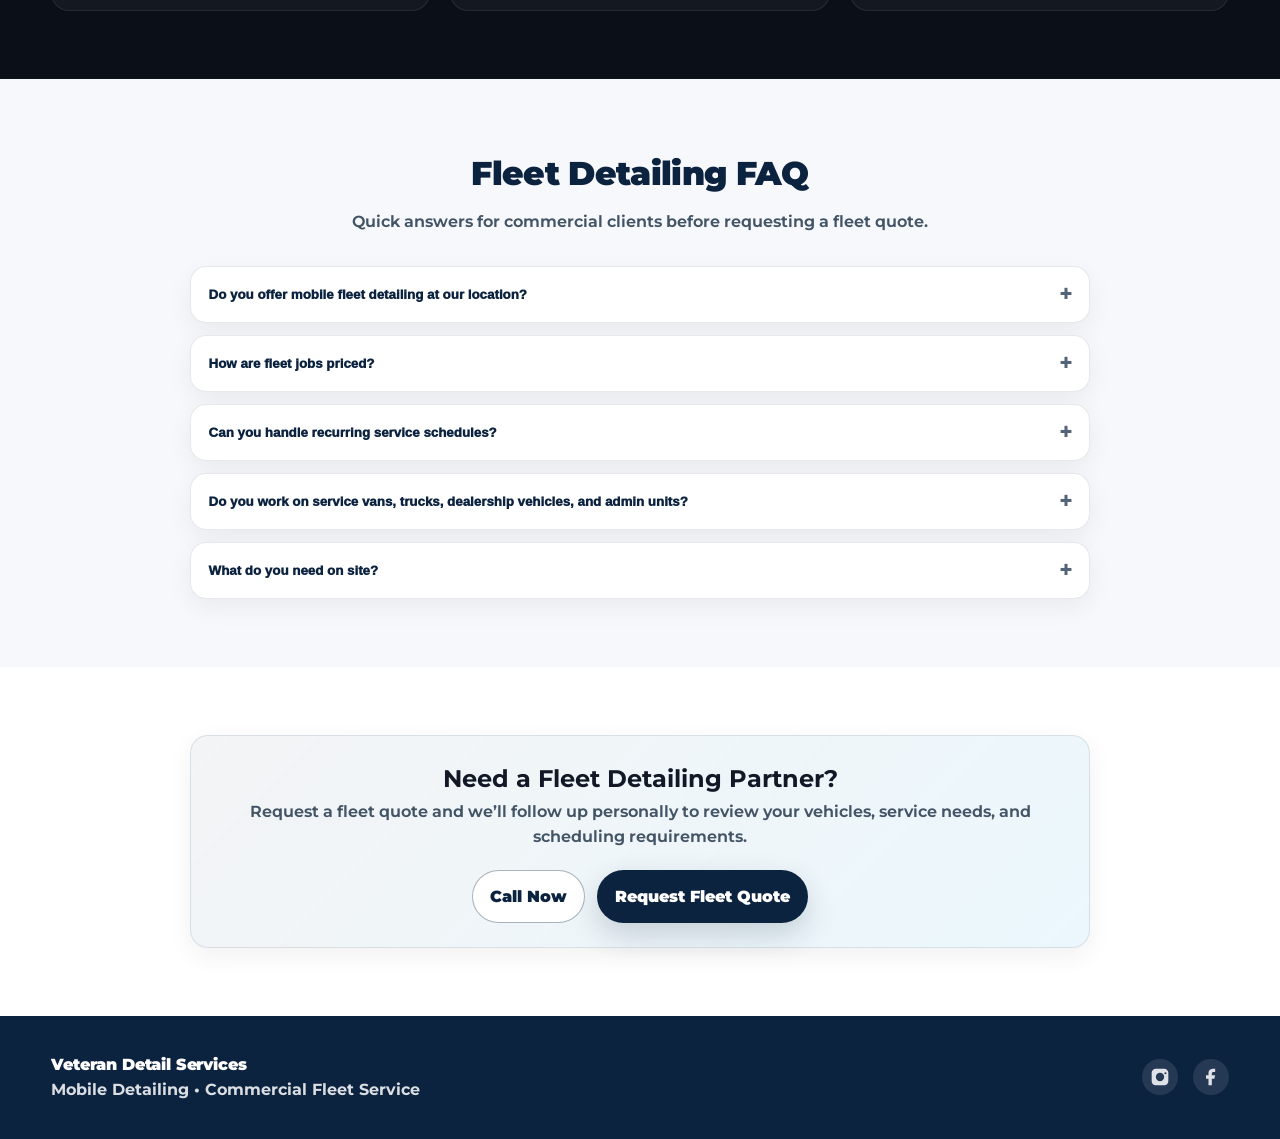
<file: fleet-detailing.html>
<!DOCTYPE html>
<html lang="en">
  <head>
    <meta charset="UTF-8" />
    <meta name="viewport" content="width=device-width, initial-scale=1.0" />
    <title>Mobile Fleet Vehicle Detailing in Southwest Florida | Veteran Detail Services</title>
    <meta
      name="description"
      content="Veteran-owned mobile fleet detailing in Southwest Florida for dealerships, service vans, admin vehicles, work trucks, and small business fleets. Custom commercial quotes with on-site mobile service."
    />
    <meta
      name="keywords"
      content="fleet vehicle detailing Southwest Florida, mobile fleet detailing SWFL, dealership vehicle detailing, service van detailing, work truck detailing, commercial vehicle detailing, admin fleet detailing"
    />

    <meta property="og:url" content="https://veterandetailservices.com/fleet-detailing.html" />
    <meta
      property="og:title"
      content="Mobile Fleet Vehicle Detailing in Southwest Florida | Veteran Detail Services"
    />
    <meta
      property="og:description"
      content="Professional mobile detailing for dealerships, service vans, admin vehicles, work trucks, and small business fleets across Southwest Florida."
    />
    <meta
      property="og:image"
      content="https://veterandetailservices.com/assets/images/fleet/fleet-hero.jpg"
    />
    <meta property="og:type" content="website" />
    <meta property="og:site_name" content="Veteran Detail Services" />
    <meta name="robots" content="index, follow, max-image-preview:large" />

    <!-- Meta Pixel Code -->
    <script>
    !function(f,b,e,v,n,t,s)
    {if(f.fbq)return;n=f.fbq=function(){n.callMethod?
    n.callMethod.apply(n,arguments):n.queue.push(arguments)};
    if(!f._fbq)f._fbq=n;n.push=n;n.loaded=!0;n.version='2.0';
    n.queue=[];t=b.createElement(e);t.async=!0;
    t.src=v;s=b.getElementsByTagName(e)[0];
    s.parentNode.insertBefore(t,s)}(window, document,'script',
    'https://connect.facebook.net/en_US/fbevents.js');
    fbq('init', '831206326713689');
    fbq('track', 'PageView');
    </script>
    <noscript><img height="1" width="1" style="display:none"
    src="https://www.facebook.com/tr?id=831206326713689&ev=PageView&noscript=1"
    /></noscript>
    <!-- End Meta Pixel Code -->

    <!-- Google tag (gtag.js) -->
    <script async src="https://www.googletagmanager.com/gtag/js?id=AW-18011924526">
    </script>
    <script>
      window.dataLayer = window.dataLayer || [];
      function gtag(){dataLayer.push(arguments);}
      gtag('js', new Date());

      gtag('config', 'AW-18011924526');
    </script>

    <link rel="canonical" href="https://veterandetailservices.com/fleet-detailing.html" />
    <link rel="stylesheet" href="assets/css/styles.css" />
    <link
      href="https://fonts.googleapis.com/css2?family=Montserrat:wght@400;600;700;800;900&display=swap"
      rel="stylesheet"
    />

    <style>
      .county-hero {
        position: relative;
        min-height: 68vh;
        display: flex;
        align-items: center;
        background:
          linear-gradient(to right, rgba(12, 35, 64, 0.86), rgba(12, 35, 64, 0.54)),
          linear-gradient(to top, rgba(0, 0, 0, 0.28), rgba(0, 0, 0, 0.12)),
          url("assets/images/fleet/fleet-hero-collage.jpg") center 40% / cover no-repeat;
        color: #fff;
      }

      .county-hero-content {
        position: relative;
        z-index: 2;
        max-width: 760px;
        padding: 7rem 0 5rem;
        margin: 0 auto;
        text-align: center;
      }

      .county-hero h1 {
        font-size: clamp(2.3rem, 5vw, 4.4rem);
        line-height: 1.02;
        margin-bottom: 1rem;
        color: #fff;
      }

      .county-hero p {
        font-size: clamp(1.05rem, 1.9vw, 1.25rem);
        line-height: 1.65;
        color: rgba(255, 255, 255, 0.96);
        margin-bottom: 1.5rem;
      }

      .county-hero-buttons {
        display: flex;
        gap: 0.9rem;
        flex-wrap: wrap;
        justify-content: center;
      }

      .county-grid {
        display: grid;
        grid-template-columns: 1.1fr 0.9fr;
        gap: 2rem;
        align-items: start;
      }

      .county-card {
        background: #fff;
        border: 1px solid var(--border);
        border-radius: 18px;
        box-shadow: var(--shadow-sm);
        padding: 1.5rem;
      }

      .county-card h3 {
        color: var(--navy);
        font-weight: 950;
        margin-bottom: 0.6rem;
      }

      .county-card p {
        color: var(--muted);
        font-weight: 650;
      }

      .county-points {
        display: grid;
        gap: 1rem;
      }

      .county-point {
        background: #fff;
        border: 1px solid var(--border);
        border-radius: 16px;
        box-shadow: var(--shadow-sm);
        padding: 1rem;
      }

      .county-point h3 {
        color: var(--navy);
        font-weight: 950;
        margin-bottom: 0.35rem;
      }

      .county-point p {
        color: var(--muted);
        font-weight: 650;
      }

      .county-results {
        display: grid;
        grid-template-columns: repeat(2, 1fr);
        gap: 1.25rem;
      }

      .county-result {
        background: #fff;
        border: 1px solid var(--border);
        border-radius: 18px;
        overflow: hidden;
        box-shadow: var(--shadow-sm);
      }

      .county-result-image {
        width: 100%;
        height: 280px;
        object-fit: cover;
      }

      .county-result-body {
        padding: 1rem 1.1rem 1.15rem;
      }

      .county-result-body h3 {
        color: var(--navy);
        font-weight: 950;
        margin-bottom: 0.35rem;
      }

      .county-result-body p {
        color: var(--muted);
        font-weight: 650;
      }

      .county-map {
        max-width: 760px;
        margin: 0 auto;
      }

      .county-map img {
        width: 100%;
        height: auto;
        border-radius: 22px;
        border: 1px solid rgba(12, 35, 64, 0.12);
        box-shadow: var(--shadow-md);
      }

      .county-areas-list {
        display: grid;
        grid-template-columns: repeat(3, 1fr);
        gap: 0.9rem;
        margin-top: 1.5rem;
      }

      .county-area-pill {
        display: flex;
        align-items: center;
        justify-content: center;
        padding: 0.95rem 1rem;
        border-radius: 16px;
        background: #fff;
        border: 1px solid var(--border);
        box-shadow: var(--shadow-sm);
        font-weight: 900;
        color: var(--navy);
      }

      .county-review-grid {
        display: grid;
        grid-template-columns: repeat(3, 1fr);
        gap: 1.25rem;
      }

      .county-review {
        padding: 1.5rem;
        background: rgba(255, 255, 255, 0.04);
        border: 1px solid rgba(255, 255, 255, 0.08);
        border-radius: 18px;
      }

      .county-review-name {
        font-weight: 900;
        color: #fff;
        margin-bottom: 0.25rem;
      }

      .county-review-source {
        font-size: 0.92rem;
        font-weight: 700;
        color: rgba(255, 255, 255, 0.65);
        margin-bottom: 0.7rem;
      }

      .county-review-stars {
        font-size: 1.05rem;
        letter-spacing: 0.08em;
        color: #fbbc05;
        margin-bottom: 0.75rem;
      }

      .county-review p {
        color: rgba(255, 255, 255, 0.9);
        font-weight: 600;
      }

      @media (max-width: 1000px) {
        .county-grid,
        .county-review-grid,
        .county-areas-list {
          grid-template-columns: 1fr;
        }

        .county-results {
          grid-template-columns: 1fr;
        }
      }

      @media (max-width: 768px) {
        .county-hero {
          min-height: 62vh;
          background:
            linear-gradient(to top, rgba(12, 35, 64, 0.92), rgba(12, 35, 64, 0.62)),
            linear-gradient(to right, rgba(0, 0, 0, 0.18), rgba(0, 0, 0, 0.10)),
            url("assets/images/fleet/fleet-hero-collage.jpg") center 38% / cover no-repeat;
        }

        .county-hero-content {
          text-align: center;
          padding: 6.5rem 0 4.5rem;
        }

        .county-hero-buttons {
          justify-content: center;
        }

        .county-result-image {
          height: 240px;
        }
      }
    </style>
  </head>

  <body id="top">
    <div class="topbar">
      <div class="container topbar-inner">
        <a class="topbar-phone" href="tel:+19412361478" aria-label="Call Veteran Detail Services">
          <span class="dot"></span> Call: (941) 236-1478
        </a>

        <div class="topbar-social" aria-label="Social links">
          <a href="mailto:veterandetailservices.swfl@gmail.com" aria-label="Email">
            <svg viewBox="0 0 24 24" class="social-icon" aria-hidden="true">
              <path
                fill="currentColor"
                d="M20 4H4a2 2 0 0 0-2 2v12a2 2 0 0 0 2 2h16a2 2 0 0 0 2-2V6a2 2 0 0 0-2-2zm0 4-8 5L4 8V6l8 5 8-5v2z"
              />
            </svg>
          </a>

          <a
            href="https://www.instagram.com/veterandetailservices.swfl/"
            target="_blank"
            rel="noopener"
            aria-label="Instagram"
          >
            <svg viewBox="0 0 24 24" class="social-icon" aria-hidden="true">
              <path
                fill="currentColor"
                d="M7 2C4.24 2 2 4.24 2 7v10c0 2.76 2.24 5 5 5h10c2.76 0 5-2.24 5-5V7c0-2.76-2.24-5-5-5H7zm5 5a5 5 0 1 1 0 10 5 5 0 0 1 0-10zm6.5-.75a1.25 1.25 0 1 1 0 2.5 1.25 1.25 0 0 1 0-2.5z"
              />
            </svg>
          </a>

          <a
            href="https://www.facebook.com/veterandetailservices"
            target="_blank"
            rel="noopener"
            aria-label="Facebook"
          >
            <svg viewBox="0 0 24 24" class="social-icon" aria-hidden="true">
              <path
                fill="currentColor"
                d="M13 22v-8h3l1-4h-4V8c0-1.16.84-2 2-2h2V2h-3c-3.31 0-5 2.69-5 5v3H6v4h3v8h4z"
              />
            </svg>
          </a>
        </div>
      </div>
    </div>

    <header class="navbar">
      <div class="container nav-container">
        <a class="logo-wrapper" href="index.html#top" aria-label="Go to home">
          <img src="assets/images/vds-logo-header.png" alt="Veteran Detail Services" class="logo" />
        </a>

        <button class="nav-toggle" aria-expanded="false" aria-controls="primaryNav">
          <span class="sr-only">Open menu</span>
          ☰
        </button>

        <nav class="nav" id="primaryNav" aria-label="Primary">
          <ul class="nav-links">
            <li><a href="founder.html">Meet the Founder</a></li>
            <li><a href="index.html#services">Services</a></li>
            <li><a href="gallery.html">Gallery</a></li>
            <li><a href="index.html#areas">Service Area</a></li>
            <li><a href="index.html#reviews">Reviews</a></li>
            <li><a href="index.html#faq">FAQ</a></li>
            <li><a href="contact.html">Quote</a></li>
          </ul>
        </nav>

        <div class="nav-cta">
          <a href="contact.html" class="btn-primary">
            Request Fleet Quote
          </a>
        </div>
      </div>
    </header>

    <main>
      <section class="county-hero">
        <div class="container">
          <div class="county-hero-content">
            <div class="hero-badge">Commercial Fleet • Mobile Service • Veteran-Owned</div>
            <h1>Mobile Fleet Vehicle Detailing in Southwest Florida</h1>
            <p>
              Professional mobile detailing for dealerships, service vans, admin vehicles, work trucks,
              and small business fleets across Southwest Florida. Built for businesses that need cleaner vehicles,
              dependable communication, and repeatable service without the hassle of shop drop-offs.
            </p>

            <div class="county-hero-buttons">
              <a href="contact.html" class="btn-primary large">Request Fleet Quote</a>
              <a href="gallery.html" class="btn-secondary large">View Gallery</a>
            </div>
          </div>
        </div>
      </section>

      <section class="section section-alt">
        <div class="container">
          <div class="section-header center">
            <h2 class="section-title center">Built for Businesses That Need Reliable Fleet Vehicle Care</h2>
            <p class="section-subtitle center">
              Fleet vehicles represent your company every day. Whether you manage dealership inventory,
              service vans, admin vehicles, work trucks, or a small commercial fleet, we provide mobile detailing
              designed to improve presentation, maintain cleaner interiors, and support a more professional image
              across your vehicles.
            </p>
          </div>

          <div class="county-grid">
            <div class="county-card">
              <h3>What this page is built for</h3>
              <p>
                This fleet page is designed for commercial clients who need straightforward service,
                dependable scheduling, and practical vehicle presentation. From dealerships and admin vehicles
                to service vans and recurring small business fleets, our approach is built around direct communication,
                owner-operated quality, and custom quoting based on your actual scope.
              </p>
            </div>

            <div class="county-points">
              <div class="county-point">
                <h3>Mobile Convenience</h3>
                <p>We come to your lot, office, dealership, or job site so your vehicles do not need to leave service.</p>
              </div>

              <div class="county-point">
                <h3>Commercial-Focused Service</h3>
                <p>Built for service vans, admin vehicles, work trucks, dealership units, and fleet vehicles that need practical upkeep.</p>
              </div>

              <div class="county-point">
                <h3>Custom Fleet Quotes</h3>
                <p>Commercial pricing is quoted personally based on vehicle count, condition, scope of work, and service frequency.</p>
              </div>
            </div>
          </div>
        </div>
      </section>

      <section class="section" id="fleet-services">
        <div class="container">
          <div class="section-header center">
            <h2 class="section-title center">Commercial Fleet Detailing Service</h2>
            <p class="section-subtitle center">
              Fleet jobs are quoted around your actual vehicles and operating needs, but most commercial work centers around one thing:
              cleaner, more presentable vehicles with dependable mobile service and straightforward communication.
            </p>
          </div>

          <div class="cards" style="display: flex; justify-content: center;">
            <article class="card" style="max-width: 760px; width: 100%;">
              <div class="card-top">
                <h3>Commercial Fleet Detailing</h3>
              </div>

              <p>
                Interior and exterior cleanup for dealerships, service vans, admin vehicles, work trucks,
                and small business fleets. Designed for companies that want cleaner vehicles, better road presentation,
                and a dependable mobile service partner.
              </p>

              <ul class="card-list">
                <li>Interior vacuum and wipe-down</li>
                <li>Dash, console, door panels, and high-touch surfaces cleaned</li>
                <li>Interior glass cleaned</li>
                <li>Exterior wash and dry</li>
                <li>Wheels and tires cleaned</li>
                <li>Exterior glass cleaned</li>
                <li>Service options based on condition, volume, and frequency</li>
              </ul>

              <p class="card-meta">Custom quoted based on fleet size, scope, and service frequency</p>
              <a class="card-link" href="contact.html">Request Fleet Quote →</a>
            </article>
          </div>

          <div class="section-header center" style="margin-top: 3rem;">
            <h3 class="section-title center" style="font-size: clamp(1.25rem, 2vw, 1.6rem); margin-bottom: 0.35rem;">
              Popular Fleet Add-Ons
            </h3>
            <p class="section-subtitle center">
              Additional services commonly requested for commercial vehicles, higher-use interiors, dealership units,
              and work-use fleet cleanup.
            </p>
          </div>

          <div class="cards addon-cards">
            <article class="card">
              <div class="card-top">
                <div class="card-tag">DRIVER AREA</div>
                <h3>Front Cabin Reset</h3>
              </div>
              <p>
                Focused cleanup for driver areas, dashboards, cupholders, consoles, door panels,
                and other high-touch cabin surfaces.
              </p>
            </article>

            <article class="card">
              <div class="card-top">
                <div class="card-tag">COMMERCIAL ADD-ON</div>
                <h3>Odor Treatment</h3>
              </div>
              <p>
                Helps improve the cabin environment in work-use and higher-mileage vehicles with lingering odors or heavy daily use.
              </p>
            </article>

            <article class="card">
              <div class="card-top">
                <div class="card-tag">UTILITY ADD-ON</div>
                <h3>Engine Bay Detail</h3>
              </div>
              <p>
                Improves presentation and can help make leaks, wear, and developing issues easier to notice during routine checks.
              </p>
            </article>

            <article class="card">
              <div class="card-top">
                <div class="card-tag">TURNOVER SERVICE</div>
                <h3>Vehicle Turnover Cleanup</h3>
              </div>
              <p>
                A stronger reset for reassigned vehicles, dealership units, management vehicles, or vehicles preparing for inspection.
              </p>
            </article>

            <article class="card">
              <div class="card-top">
                <div class="card-tag">DEEP INTERIOR</div>
                <h3>Condition-Based Interior Cleanup</h3>
              </div>
              <p>
                For fleet vehicles with heavier dirt, debris, stains, work buildup, and higher-use interiors that need more time.
              </p>
            </article>
          </div>
        </div>
      </section>

    <section class="section section-alt" id="fleet-results">
    <div class="container">
        <div class="section-header center">
        <h2 class="section-title center">Fleet and Work Vehicle Results</h2>
        <p class="section-subtitle center">
            Real-world improvement for service vehicles, admin vehicles, dealership units, and harder-used commercial interiors.
            </p>
            </div>

            <div class="county-results">
            <article class="county-result">
                <img
                src="assets/images/fleet/before-interior.jpg"
                alt="Service truck interior before mobile fleet detailing"
                class="county-result-image"
                />
                <div class="county-result-body">
                <h3>Before: Service Vehicle Interior Showing Daily Use</h3>
                <p>
                    Dirt, debris, and heavy use in driver areas can leave a work vehicle feeling rough,
                    neglected, and less professional day to day.
                </p>
                </div>
            </article>

            <article class="county-result">
                <img
                src="assets/images/fleet/after-interior.jpg"
                alt="Service truck interior after mobile fleet detailing"
                class="county-result-image"
                />
                <div class="county-result-body">
                <h3>After: Cleaner Cabin and Better Daily Presentation</h3>
                <p>
                    A proper interior reset improves cleanliness, restores presentation, and helps the
                    vehicle feel more maintained for drivers and customers alike.
                </p>
                </div>
            </article>

            <article class="county-result">
                <img
                src="assets/images/fleet/before-exterior.jpg"
                alt="Service truck exterior before mobile fleet detailing"
                class="county-result-image"
                />
                <div class="county-result-body">
                <h3>Before: Exterior Showing Road Film and Work Use</h3>
                <p>
                    Dirt, road film, and daily jobsite use can quickly make service vehicles look neglected
                    and weaken overall company presentation.
                </p>
                </div>
            </article>

            <article class="county-result">
                <img
                src="assets/images/fleet/after-exterior.jpg"
                alt="Service truck exterior after mobile fleet detailing"
                class="county-result-image"
                />
                <div class="county-result-body">
                <h3>After: Cleaner Finish and Stronger Company Presentation</h3>
                <p>
                    A thorough wash and detail helps fleet vehicles present better at customer locations,
                    offices, and on daily routes.
                </p>
                </div>
            </article>

            <article class="county-result">
                <img
                src="assets/images/fleet/before-cargo-area.jpg"
                alt="Service body cargo area before mobile fleet detailing"
                class="county-result-image"
                />
                <div class="county-result-body">
                <h3>Before: Cargo Area Showing Heavy Work Buildup</h3>
                <p>
                    Storage areas in fleet vehicles can accumulate dirt, residue, and work-related buildup
                    that make the vehicle feel less organized and less maintained.
                </p>
                </div>
            </article>

            <article class="county-result">
                <img
                src="assets/images/fleet/after-cargo-area.jpg"
                alt="Service body cargo area after mobile fleet detailing"
                class="county-result-image"
                />
                <div class="county-result-body">
                <h3>After: Cleaner Cargo Space and Better Usability</h3>
                <p>
                    A cleaned cargo area improves presentation, supports a more organized appearance, and
                    helps the vehicle feel more service-ready overall.
                </p>
                </div>
            </article>

            <article class="county-result">
                <img
                src="assets/images/fleet/before-wheels-tires.jpg"
                alt="Fleet truck wheel and tire before detailing"
                class="county-result-image"
                />
                <div class="county-result-body">
                <h3>Before: Wheels and Tires Dulled by Use</h3>
                <p>
                    Brake dust, grime, and daily road use can leave wheels and tires looking worn down and
                    take away from the vehicle’s overall appearance.
                </p>
                </div>
            </article>

            <article class="county-result">
                <img
                src="assets/images/fleet/after-wheels-tires.jpg"
                alt="Fleet truck wheel and tire after detailing"
                class="county-result-image"
                />
                <div class="county-result-body">
                <h3>After: Cleaner Wheels and Refined Finish</h3>
                <p>
                    Clean wheels and dressed tires make a noticeable difference in how a work vehicle
                    presents on the road and at customer locations.
                </p>
                </div>
            </article>
            </div>
        </div>
        </section>

      <section class="section" id="fleet-coverage">
        <div class="container">
          <div class="section-header center">
            <h2 class="section-title center">Fleet Types We Work With</h2>
            <p class="section-subtitle center">
              Mobile fleet detailing is available for a range of commercial clients across Southwest Florida.
            </p>
          </div>

          <div class="county-map">
            <img
              src="assets/images/fleet/service-area-map.png"
              alt="Map showing Southwest Florida fleet detailing service area for Veteran Detail Services"
              loading="lazy"
            />
          </div>

          <div class="county-areas-list">
            <div class="county-area-pill">Dealership Vehicles</div>
            <div class="county-area-pill">Service Vans</div>
            <div class="county-area-pill">Admin Vehicles</div>
            <div class="county-area-pill">Work Trucks</div>
            <div class="county-area-pill">Small Business Fleets</div>
            <div class="county-area-pill">Ask About Larger Accounts</div>
          </div>
        </div>
      </section>

      <section class="section" id="fleet-reviews" style="background: #0b0f17; color: #fff;">
        <div class="container">
          <div class="section-header center">
            <h2 class="section-title center" style="color: #fff;">What Commercial Clients Value</h2>
            <p class="section-subtitle center" style="color: rgba(255,255,255,0.78);">
              Dependable communication, professional presentation, and service that works around business operations.
            </p>
          </div>

          <div class="county-review-grid">
            <article class="county-review">
              <div class="county-review-name">Dependable Communication</div>
              <div class="county-review-source">Commercial Priority</div>
              <div class="county-review-stars" aria-hidden="true">★★★★★</div>
              <p>
                Clear scheduling, direct contact, and straightforward planning matter when multiple vehicles and business operations are involved.
              </p>
            </article>

            <article class="county-review">
              <div class="county-review-name">Professional Presentation</div>
              <div class="county-review-source">Commercial Priority</div>
              <div class="county-review-stars" aria-hidden="true">★★★★★</div>
              <p>
                Cleaner vehicles help reinforce a better company image at customer locations, on the road, and at the office.
              </p>
            </article>

            <article class="county-review">
              <div class="county-review-name">Repeatable Service</div>
              <div class="county-review-source">Commercial Priority</div>
              <div class="county-review-stars" aria-hidden="true">★★★★★</div>
              <p>
                Built for ongoing needs, recurring maintenance discussions, and commercial relationships rather than one-off consumer appointments.
              </p>
            </article>
          </div>
        </div>
      </section>

      <section class="section section-alt" id="fleet-faq">
        <div class="container">
          <div class="section-header center">
            <h2 class="section-title center">Fleet Detailing FAQ</h2>
            <p class="section-subtitle center">Quick answers for commercial clients before requesting a fleet quote.</p>
          </div>

          <div class="faq">
            <div class="faq-item">
              <button class="faq-q" aria-expanded="false">
                Do you offer mobile fleet detailing at our location?
                <span class="faq-icon">+</span>
              </button>
              <div class="faq-a" hidden>
                Yes. We provide mobile service at commercial properties, offices, dealerships, and job sites when access and scheduling allow.
              </div>
            </div>

            <div class="faq-item">
              <button class="faq-q" aria-expanded="false">
                How are fleet jobs priced?
                <span class="faq-icon">+</span>
              </button>
              <div class="faq-a" hidden>
                Fleet pricing is quoted personally based on vehicle count, vehicle type, condition, scope of work, and service frequency.
              </div>
            </div>

            <div class="faq-item">
              <button class="faq-q" aria-expanded="false">
                Can you handle recurring service schedules?
                <span class="faq-icon">+</span>
              </button>
              <div class="faq-a" hidden>
                Yes. Recurring maintenance service can be discussed for fleets that need ongoing vehicle upkeep and better day-to-day presentation.
              </div>
            </div>

            <div class="faq-item">
              <button class="faq-q" aria-expanded="false">
                Do you work on service vans, trucks, dealership vehicles, and admin units?
                <span class="faq-icon">+</span>
              </button>
              <div class="faq-a" hidden>
                Yes. We can quote for a range of commercial vehicle types depending on your needs and operating setup.
              </div>
            </div>

            <div class="faq-item">
              <button class="faq-q" aria-expanded="false">
                What do you need on site?
                <span class="faq-icon">+</span>
              </button>
              <div class="faq-a" hidden>
                In most cases we only need access to water. We provide our own power.
              </div>
            </div>
          </div>
        </div>
      </section>

      <section class="section">
        <div class="container">
          <div class="founder-mission" style="max-width: 900px; margin: 0 auto; text-align: center;">
            <h2>Need a Fleet Detailing Partner?</h2>
            <p>
              Request a fleet quote and we’ll follow up personally to review your vehicles, service needs, and scheduling requirements.
            </p>
            <div class="founder-actions" style="justify-content: center;">
              <a href="tel:+19412361478" class="btn-secondary dark">Call Now</a>
              <a href="contact.html" class="btn-primary">Request Fleet Quote</a>
            </div>
          </div>
        </div>
      </section>
    </main>

    <footer class="footer">
      <div class="container footer-inner">
        <div>
          <div class="footer-title">Veteran Detail Services</div>
          <div class="footer-sub">Mobile Detailing • Commercial Fleet Service</div>
        </div>

        <div class="footer-social">
          <a
            href="https://www.instagram.com/veterandetailservices.swfl/"
            target="_blank"
            rel="noopener"
            aria-label="Instagram"
          >
            <svg viewBox="0 0 24 24" class="social-icon" aria-hidden="true">
              <path
                fill="currentColor"
                d="M7 2C4.24 2 2 4.24 2 7v10c0 2.76 2.24 5 5 5h10c2.76 0 5-2.24 5-5V7c0-2.76-2.24-5-5-5H7zm5 5a5 5 0 1 1 0 10 5 5 0 0 1 0-10zm6.5-.75a1.25 1.25 0 1 1 0 2.5 1.25 1.25 0 0 1 0-2.5z"
              />
            </svg>
          </a>

          <a
            href="https://www.facebook.com/veterandetailservices"
            target="_blank"
            rel="noopener"
            aria-label="Facebook"
          >
            <svg viewBox="0 0 24 24" class="social-icon" aria-hidden="true">
              <path
                fill="currentColor"
                d="M13 22v-8h3l1-4h-4V8c0-1.16.84-2 2-2h2V2h-3c-3.31 0-5 2.69-5 5v3H6v4h3v8h4z"
              />
            </svg>
          </a>
        </div>
      </div>
    </footer>

    <div class="mobile-cta-bar" aria-label="Quick contact actions">
      <a class="mobile-cta-btn primary" href="tel:+19412361478">Call</a>
      <a class="mobile-cta-btn" href="sms:+19412361478">Text</a>
      <a class="mobile-cta-btn accent" href="contact.html">Quote</a>
    </div>

    <a href="contact.html" class="floating-quote-btn" aria-label="Request a fleet quote">
      Request Fleet Quote
    </a>

    <script src="assets/js/main.js"></script>

    <script type="application/ld+json">
      {
        "@context": "https://schema.org",
        "@graph": [
          {
            "@type": "WebPage",
            "name": "Fleet Vehicle Detailing in Southwest Florida | Veteran Detail Services",
            "url": "https://veterandetailservices.com/fleet-detailing.html",
            "description": "Mobile fleet detailing in Southwest Florida for dealerships, service vans, admin vehicles, work trucks, and small business fleets."
          },
          {
            "@type": "AutoDetailing",
            "name": "Veteran Detail Services",
            "url": "https://veterandetailservices.com/",
            "telephone": "+1-941-236-1478",
            "email": "veterandetailservices.swfl@gmail.com",
            "areaServed": [
              "Southwest Florida",
              "Charlotte County, FL",
              "Lee County, FL",
              "DeSoto County, FL"
            ]
          }
        ]
      }
    </script>
  </body>
</html>
</file>
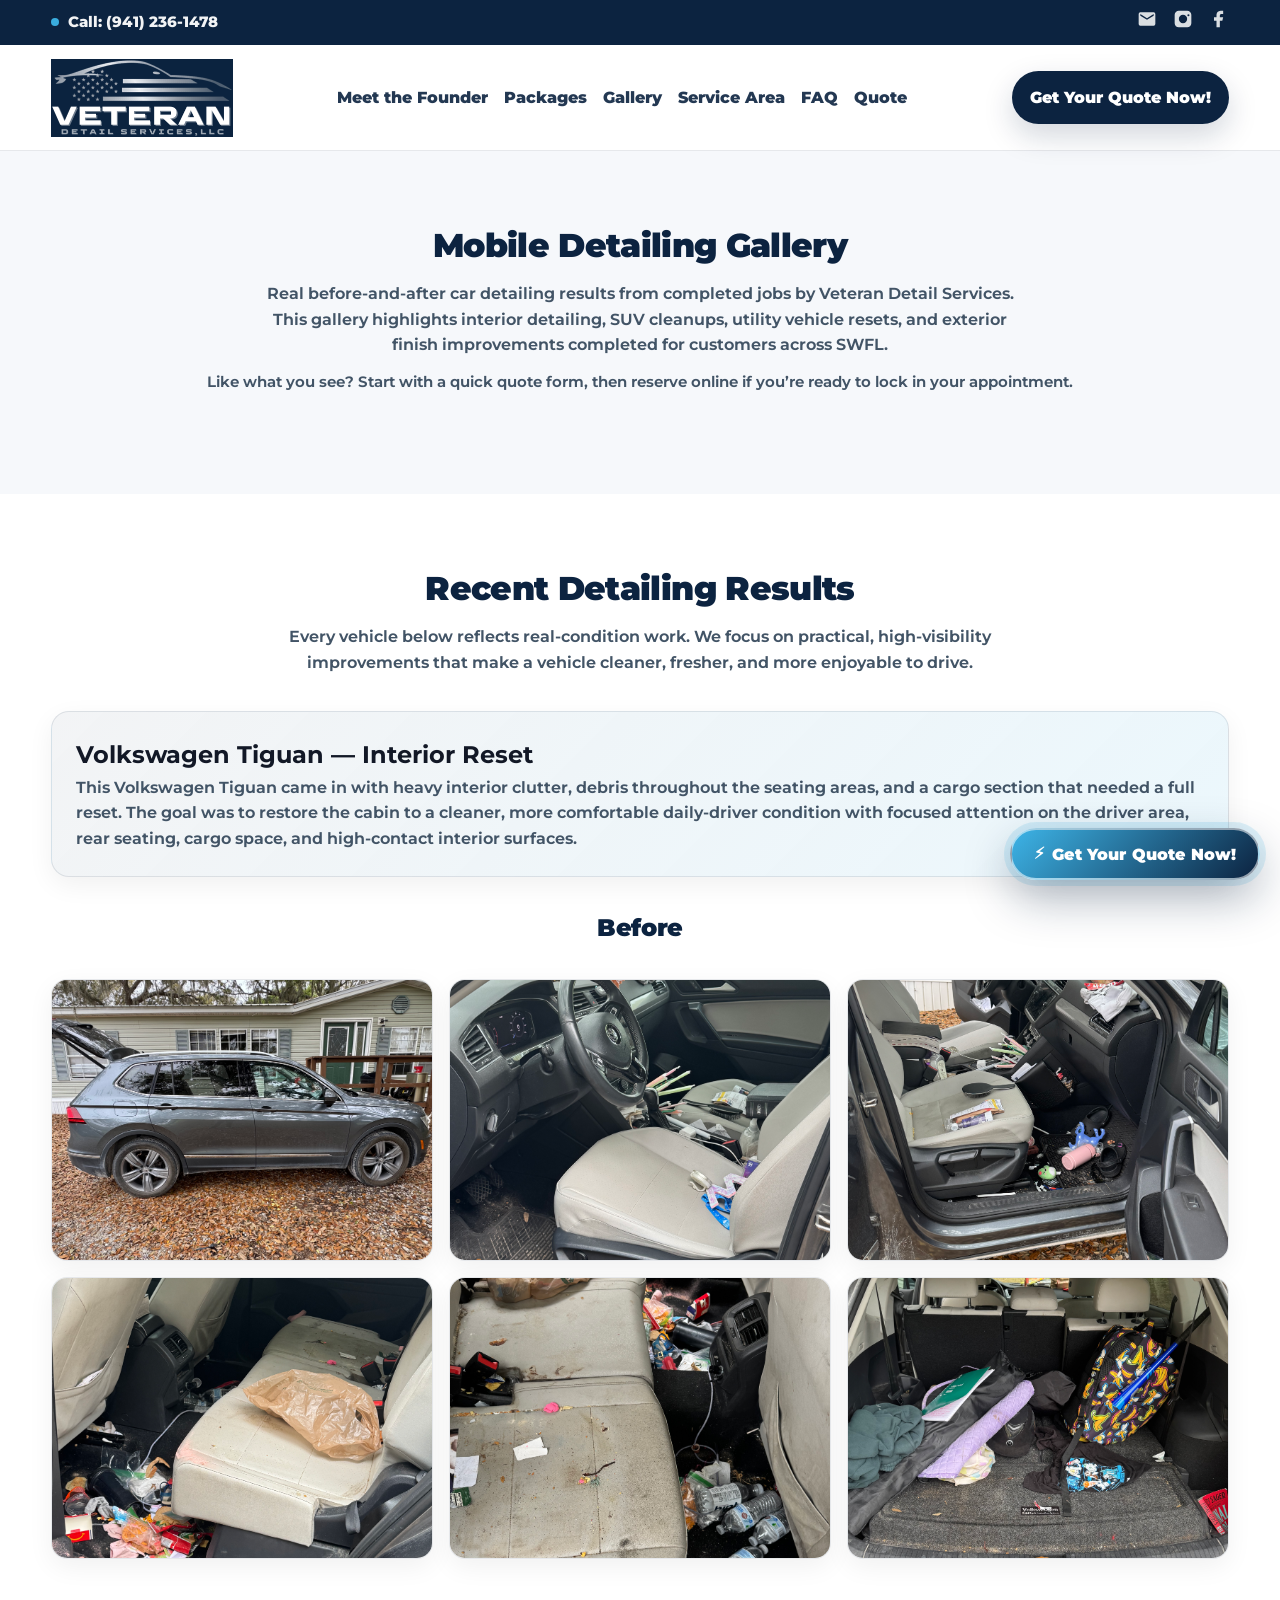
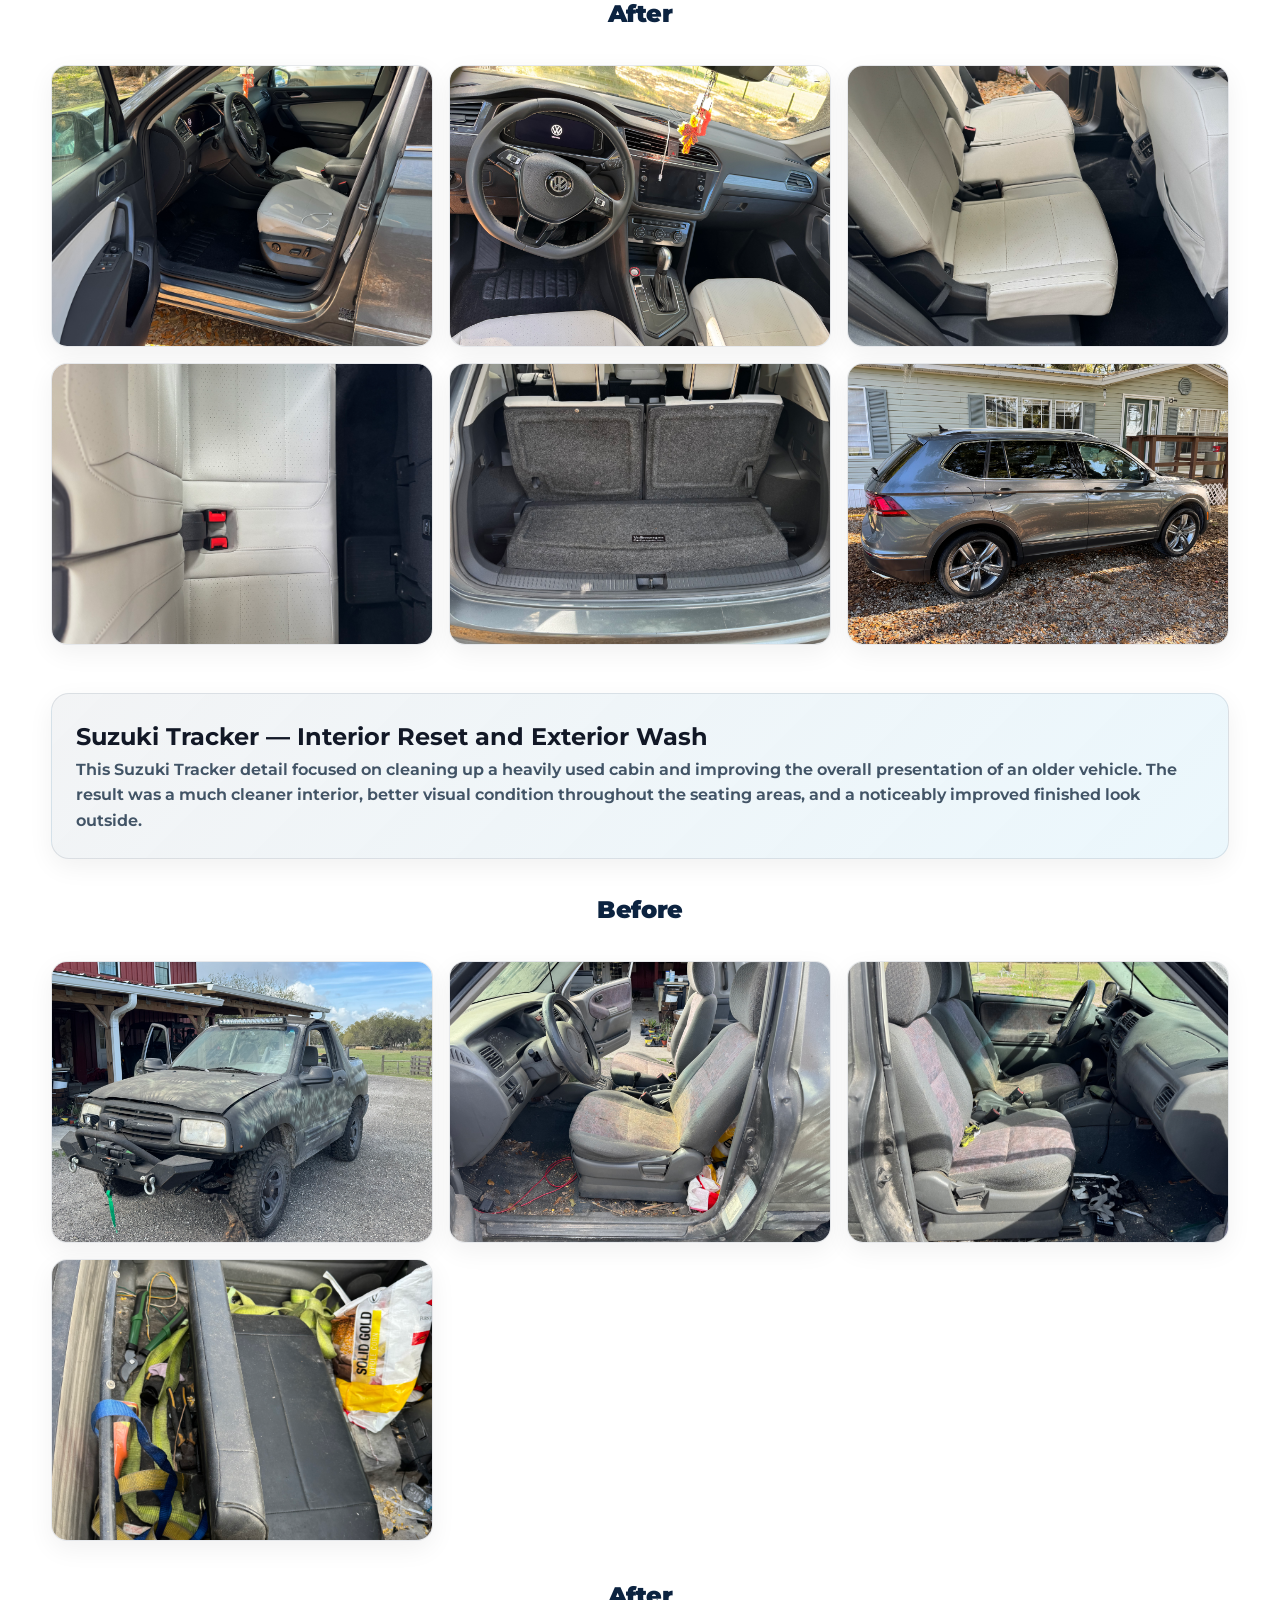
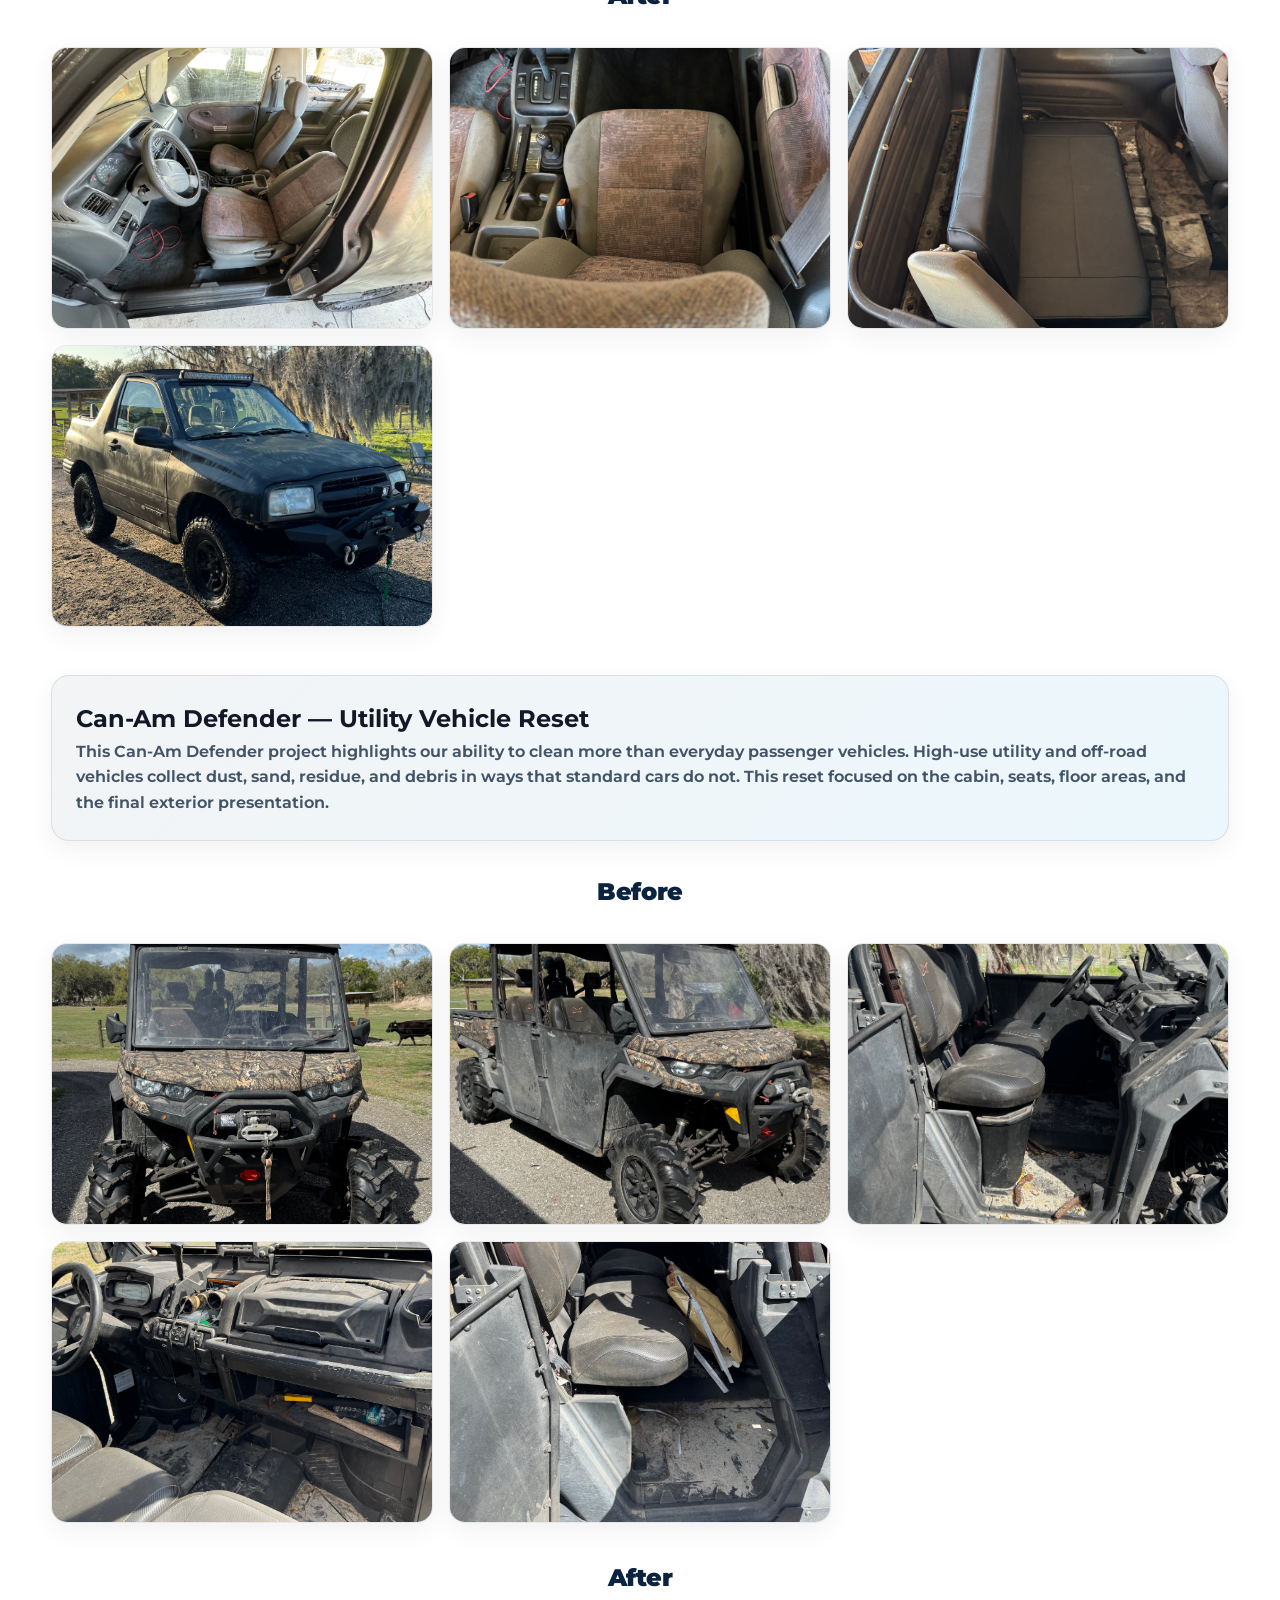
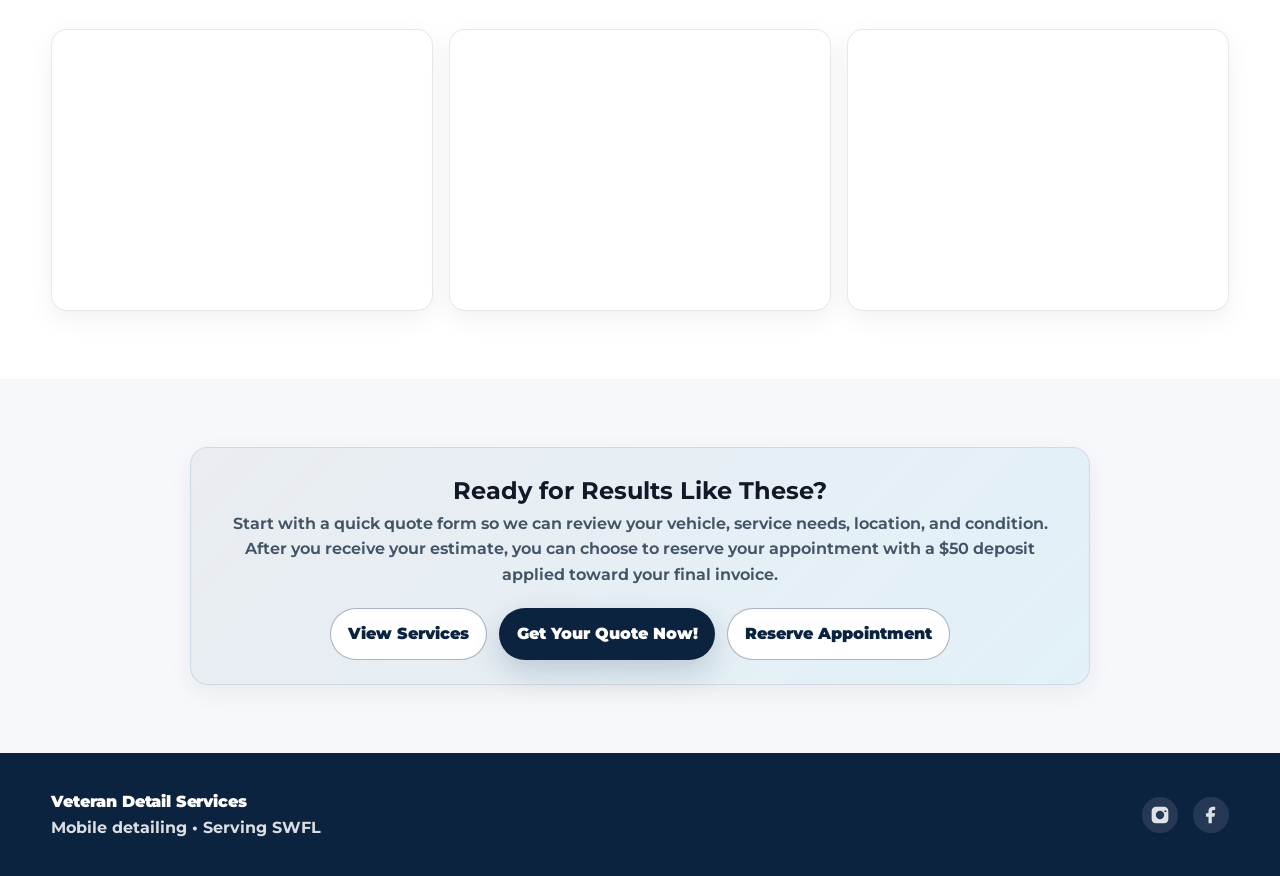
<file: gallery.html>
<!DOCTYPE html>
<html lang="en">
  <head>
    <meta charset="UTF-8" />
    <meta name="viewport" content="width=device-width, initial-scale=1.0" />
    <meta
      name="google-site-verification"
      content="xdz-H3nLRK2C84TKBhFQIio1q3NKitnjpFAcLu9g1b0"
    />

    <title>Gallery | Mobile Car Detailing Results in South West Florida | Veteran Detail Services</title>
    <meta
      name="description"
      content="View real before-and-after mobile car detailing results from Veteran Detail Services in Charlotte County, FL. Interior detailing, SUV resets, utility vehicle cleaning, and exterior wash results from completed jobs."
    />
    <meta
      name="keywords"
      content="car detailing gallery, mobile car detailing Charlotte County FL, interior detailing before and after, SUV detailing Punta Gorda, Port Charlotte auto detailing, vehicle detail results, Veteran Detail Services gallery"
    />
    <meta property="og:url" content="https://veterandetailservices.com/gallery.html" />
    <meta
      property="og:image"
      content="https://veterandetailservices.com/assets/images/gallery/tiguan-after-exterior-side.jpg"
    />

    <!-- Meta Pixel Code -->
    <script>
    !function(f,b,e,v,n,t,s)
    {if(f.fbq)return;n=f.fbq=function(){n.callMethod?
    n.callMethod.apply(n,arguments):n.queue.push(arguments)};
    if(!f._fbq)f._fbq=n;n.push=n;n.loaded=!0;n.version='2.0';
    n.queue=[];t=b.createElement(e);t.async=!0;
    t.src=v;s=b.getElementsByTagName(e)[0];
    s.parentNode.insertBefore(t,s)}(window, document,'script',
    'https://connect.facebook.net/en_US/fbevents.js');
    fbq('init', '831206326713689');
    fbq('track', 'PageView');
    </script>
    <noscript><img height="1" width="1" style="display:none"
    src="https://www.facebook.com/tr?id=831206326713689&ev=PageView&noscript=1"
    /></noscript>
    <!-- End Meta Pixel Code -->

    <!-- Google tag (gtag.js) -->
    <script async src="https://www.googletagmanager.com/gtag/js?id=AW-18011924526">
    </script>
    <script>
      window.dataLayer = window.dataLayer || [];
      function gtag(){dataLayer.push(arguments);}
      gtag('js', new Date());

      gtag('config', 'AW-18011924526');
    </script>

    <link rel="stylesheet" href="assets/css/styles.css" />
    <link
      href="https://fonts.googleapis.com/css2?family=Montserrat:wght@400;600;700;800;900&display=swap"
      rel="stylesheet"
    />
    <link rel="canonical" href="https://veterandetailservices.com/gallery.html" />

    <meta property="og:title" content="Gallery | Veteran Detail Services" />
    <meta
      property="og:description"
      content="Browse real mobile detailing results including interior resets, SUV cleanups, and utility vehicle detailing from completed jobs in Charlotte County, Florida."
    />
    <meta property="og:type" content="website" />
    <meta property="og:site_name" content="Veteran Detail Services" />
    <meta name="robots" content="index, follow, max-image-preview:large" />
  </head>

  <body id="top">
    <div class="topbar">
      <div class="container topbar-inner">
        <a class="topbar-phone" href="tel:+19412361478" aria-label="Call Veteran Detail Services">
          <span class="dot"></span> Call: (941) 236-1478
        </a>

        <div class="topbar-social" aria-label="Social links">
          <a href="mailto:veterandetailservices.swfl@gmail.com" aria-label="Email">
            <svg viewBox="0 0 24 24" class="social-icon" aria-hidden="true">
              <path
                fill="currentColor"
                d="M20 4H4a2 2 0 0 0-2 2v12a2 2 0 0 0 2 2h16a2 2 0 0 0 2-2V6a2 2 0 0 0-2-2zm0 4-8 5L4 8V6l8 5 8-5v2z"
              />
            </svg>
          </a>

          <a
            href="https://www.instagram.com/veterandetailservices.swfl/"
            target="_blank"
            rel="noopener"
            aria-label="Instagram"
          >
            <svg viewBox="0 0 24 24" class="social-icon" aria-hidden="true">
              <path
                fill="currentColor"
                d="M7 2C4.24 2 2 4.24 2 7v10c0 2.76 2.24 5 5 5h10c2.76 0 5-2.24 5-5V7c0-2.76-2.24-5-5-5H7zm5 5a5 5 0 1 1 0 10 5 5 0 0 1 0-10zm6.5-.75a1.25 1.25 0 1 1 0 2.5 1.25 1.25 0 0 1 0-2.5z"
              />
            </svg>
          </a>

          <a
            href="https://www.facebook.com/veterandetailservices"
            target="_blank"
            rel="noopener"
            aria-label="Facebook"
          >
            <svg viewBox="0 0 24 24" class="social-icon" aria-hidden="true">
              <path
                fill="currentColor"
                d="M13 22v-8h3l1-4h-4V8c0-1.16.84-2 2-2h2V2h-3c-3.31 0-5 2.69-5 5v3H6v4h3v8h4z"
              />
            </svg>
          </a>
        </div>
      </div>
    </div>

    <header class="navbar">
      <div class="container nav-container">
        <a class="logo-wrapper" href="index.html#top" aria-label="Go to home">
          <img src="assets/images/vds-logo-header.png" alt="Veteran Detail Services, LLC" class="logo" />
        </a>

        <button class="nav-toggle" aria-expanded="false" aria-controls="primaryNav">
          <span class="sr-only">Open menu</span>
          ☰
        </button>

        <nav class="nav" id="primaryNav" aria-label="Primary">
          <ul class="nav-links">
            <li><a href="founder.html">Meet the Founder</a></li>
            <li><a href="index.html#services">Packages</a></li>
            <li><a href="gallery.html">Gallery</a></li>
            <li><a href="index.html#areas">Service Area</a></li>
            <li><a href="index.html#faq">FAQ</a></li>
            <li><a href="contact.html">Quote</a></li>
          </ul>
        </nav>

        <div class="nav-cta">
          <a href="contact.html" class="btn-primary">
            Get Your Quote Now!
          </a>
        </div>
      </div>
    </header>

    <main>
      <section class="section section-alt">
        <div class="container">
          <div class="section-header center">
            <h1 class="section-title center">Mobile Detailing Gallery</h1>
            <p class="section-subtitle center">
              Real before-and-after car detailing results from completed jobs by Veteran Detail Services.
              This gallery highlights interior detailing, SUV cleanups, utility vehicle resets, and exterior finish improvements
              completed for customers across SWFL.
            </p>
            <p class="mini-note center">
              Like what you see? Start with a quick quote form, then reserve online if you’re ready to lock in your appointment.
            </p>
          </div>
        </div>
      </section>

      <section class="section">
        <div class="container">
          <div class="section-header center">
            <h2 class="section-title center">Recent Detailing Results</h2>
            <p class="section-subtitle center">
              Every vehicle below reflects real-condition work. We focus on practical, high-visibility improvements that make a vehicle
              cleaner, fresher, and more enjoyable to drive.
            </p>
          </div>

          <article class="founder-mission" style="margin-bottom: 2rem;">
            <h2>Volkswagen Tiguan — Interior Reset</h2>
            <p>
              This Volkswagen Tiguan came in with heavy interior clutter, debris throughout the seating areas, and a cargo section that needed a full reset.
              The goal was to restore the cabin to a cleaner, more comfortable daily-driver condition with focused attention on the driver area,
              rear seating, cargo space, and high-contact interior surfaces.
            </p>
          </article>

          <div class="section-header center" style="margin-top: 1rem;">
            <h3 class="section-title center" style="font-size: clamp(1.2rem, 2vw, 1.5rem);">Before</h3>
          </div>
          <div class="gallery-grid">
            <figure class="gallery-item">
              <img src="assets/images/gallery/tiguan-before-exterior.jpeg" alt="Volkswagen Tiguan before mobile car detailing service in Charlotte County, Florida" loading="lazy" />
            </figure>
            <figure class="gallery-item">
              <img src="assets/images/gallery/tiguan-before-driver-area.jpeg" alt="Volkswagen Tiguan driver area before interior car detailing" loading="lazy" />
            </figure>
            <figure class="gallery-item">
              <img src="assets/images/gallery/tiguan-before-front-passenger.jpeg" alt="Volkswagen Tiguan front seating area before interior reset detailing" loading="lazy" />
            </figure>
            <figure class="gallery-item">
              <img src="assets/images/gallery/tiguan-before-rear-seat.jpeg" alt="Volkswagen Tiguan rear seat before mobile detailing service" loading="lazy" />
            </figure>
            <figure class="gallery-item">
              <img src="assets/images/gallery/tiguan-before-rear-closeup.jpeg" alt="Volkswagen Tiguan rear seating close-up before detail cleaning" loading="lazy" />
            </figure>
            <figure class="gallery-item">
              <img src="assets/images/gallery/tiguan-before-cargo.jpeg" alt="Volkswagen Tiguan cargo area before interior detailing and cleanup" loading="lazy" />
            </figure>
          </div>

          <div class="section-header center" style="margin-top: 2.25rem;">
            <h3 class="section-title center" style="font-size: clamp(1.2rem, 2vw, 1.5rem);">After</h3>
          </div>
          <div class="gallery-grid">
            <figure class="gallery-item">
              <img src="assets/images/gallery/tiguan-after-driver-area.jpeg" alt="Volkswagen Tiguan driver area after interior detailing" loading="lazy" />
            </figure>
            <figure class="gallery-item">
              <img src="assets/images/gallery/tiguan-after-console.jpeg" alt="Volkswagen Tiguan dashboard and steering area after detailing" loading="lazy" />
            </figure>
            <figure class="gallery-item">
              <img src="assets/images/gallery/tiguan-after-rear-seat.jpeg" alt="Volkswagen Tiguan rear seating side view after interior reset" loading="lazy" />
            </figure>
            <figure class="gallery-item">
              <img src="assets/images/gallery/tiguan-after-third-row.jpeg" alt="Volkswagen Tiguan rear bench after interior detailing service" loading="lazy" />
            </figure>
            <figure class="gallery-item">
              <img src="assets/images/gallery/tiguan-after-cargo.jpeg" alt="Volkswagen Tiguan cargo area after detailing and cleanup" loading="lazy" />
            </figure>
            <figure class="gallery-item">
              <img src="assets/images/gallery/tiguan-after-exterior-side.jpeg" alt="Volkswagen Tiguan exterior after mobile detailing service" loading="lazy" />
            </figure>
          </div>

          <article class="founder-mission" style="margin-top: 3rem; margin-bottom: 2rem;">
            <h2>Suzuki Tracker — Interior Reset and Exterior Wash</h2>
            <p>
              This Suzuki Tracker detail focused on cleaning up a heavily used cabin and improving the overall presentation of an older vehicle.
              The result was a much cleaner interior, better visual condition throughout the seating areas, and a noticeably improved finished look outside.
            </p>
          </article>

          <div class="section-header center" style="margin-top: 1rem;">
            <h3 class="section-title center" style="font-size: clamp(1.2rem, 2vw, 1.5rem);">Before</h3>
          </div>
          <div class="gallery-grid">
            <figure class="gallery-item">
              <img src="assets/images/gallery/tracker-before-exterior.jpg" alt="Suzuki Tracker before detailing service and wash" loading="lazy" />
            </figure>
            <figure class="gallery-item">
              <img src="assets/images/gallery/tracker-before-driver-seat.jpeg" alt="Suzuki Tracker driver area before interior detailing" loading="lazy" />
            </figure>
            <figure class="gallery-item">
              <img src="assets/images/gallery/tracker-before-front-seats.jpeg" alt="Suzuki Tracker front seats before cleaning and detail work" loading="lazy" />
            </figure>
            <figure class="gallery-item">
              <img src="assets/images/gallery/tracker-before-rear-bench.jpeg" alt="Suzuki Tracker rear bench before detailing" loading="lazy" />
            </figure>
          </div>

          <div class="section-header center" style="margin-top: 2.25rem;">
            <h3 class="section-title center" style="font-size: clamp(1.2rem, 2vw, 1.5rem);">After</h3>
          </div>
          <div class="gallery-grid">
            <figure class="gallery-item">
              <img src="assets/images/gallery/tracker-after-driver-seat.jpeg" alt="Suzuki Tracker driver area after interior detailing" loading="lazy" />
            </figure>
            <figure class="gallery-item">
              <img src="assets/images/gallery/tracker-after-front-seats.jpeg" alt="Suzuki Tracker front seats after mobile detailing" loading="lazy" />
            </figure>
            <figure class="gallery-item">
              <img src="assets/images/gallery/tracker-after-rear-bench.jpeg" alt="Suzuki Tracker rear bench after detailing service" loading="lazy" />
            </figure>
            <figure class="gallery-item">
              <img src="assets/images/gallery/tracker-after-exterior.jpg" alt="Suzuki Tracker exterior after wash and detail work" loading="lazy" />
            </figure>
          </div>

          <article class="founder-mission" style="margin-top: 3rem; margin-bottom: 2rem;">
            <h2>Can-Am Defender — Utility Vehicle Reset</h2>
            <p>
              This Can-Am Defender project highlights our ability to clean more than everyday passenger vehicles.
              High-use utility and off-road vehicles collect dust, sand, residue, and debris in ways that standard cars do not.
              This reset focused on the cabin, seats, floor areas, and the final exterior presentation.
            </p>
          </article>

          <div class="section-header center" style="margin-top: 1rem;">
            <h3 class="section-title center" style="font-size: clamp(1.2rem, 2vw, 1.5rem);">Before</h3>
          </div>
          <div class="gallery-grid">
            <figure class="gallery-item">
              <img src="assets/images/gallery/defender-before-front.jpeg" alt="Can-Am Defender before detailing front exterior view" loading="lazy" />
            </figure>
            <figure class="gallery-item">
              <img src="assets/images/gallery/defender-before-angle.jpg" alt="Can-Am Defender before detailing side exterior angle" loading="lazy" />
            </figure>
            <figure class="gallery-item">
              <img src="assets/images/gallery/defender-before-front-seats.jpeg" alt="Can-Am Defender front seats before utility vehicle detailing" loading="lazy" />
            </figure>
            <figure class="gallery-item">
              <img src="assets/images/gallery/defender-before-dash.jpeg" alt="Can-Am Defender dashboard and cabin before detailing" loading="lazy" />
            </figure>
            <figure class="gallery-item">
              <img src="assets/images/gallery/defender-before-rear-seats.jpeg" alt="Can-Am Defender rear seating before utility vehicle cleanup" loading="lazy" />
            </figure>
          </div>

          <div class="section-header center" style="margin-top: 2.25rem;">
            <h3 class="section-title center" style="font-size: clamp(1.2rem, 2vw, 1.5rem);">After</h3>
          </div>
          <div class="gallery-grid">
            <figure class="gallery-item">
              <img src="assets/images/gallery/defender-after-seats-side.jpeg" alt="Can-Am Defender seats after detailing side view" loading="lazy" />
            </figure>
            <figure class="gallery-item">
              <img src="assets/images/gallery/defender-after-rear-seats.jpeg" alt="Can-Am Defender rear seats after interior detailing" loading="lazy" />
            </figure>
            <figure class="gallery-item">
              <img src="assets/images/gallery/defender-after-full-side.jpg" alt="Can-Am Defender exterior after detailing and cleanup" loading="lazy" />
            </figure>
          </div>
        </div>
      </section>

      <section class="section section-alt">
        <div class="container">
          <div class="founder-mission" style="max-width: 900px; margin: 0 auto; text-align: center;">
            <h2>Ready for Results Like These?</h2>
            <p>
              Start with a quick quote form so we can review your vehicle, service needs, location, and condition.
              After you receive your estimate, you can choose to reserve your appointment with a $50 deposit applied toward your final invoice.
            </p>

            <div class="founder-actions" style="justify-content: center;">
              <a href="index.html#services" class="btn-secondary dark">View Services</a>
              <a href="contact.html" class="btn-primary">
                Get Your Quote Now!
              </a>
              <a href="https://veteran-detail-services.square.site" class="btn-secondary dark" target="_blank" rel="noopener">
                Reserve Appointment
              </a>
            </div>
          </div>
        </div>
      </section>
    </main>

    <footer class="footer">
      <div class="container footer-inner">
        <div>
          <div class="footer-title">Veteran Detail Services</div>
          <div class="footer-sub">Mobile detailing • Serving SWFL</div>
        </div>

        <div class="footer-social">
          <a
            href="https://www.instagram.com/veterandetailservices.swfl/"
            target="_blank"
            rel="noopener"
            aria-label="Instagram"
          >
            <svg viewBox="0 0 24 24" class="social-icon" aria-hidden="true">
              <path
                fill="currentColor"
                d="M7 2C4.24 2 2 4.24 2 7v10c0 2.76 2.24 5 5 5h10c2.76 0 5-2.24 5-5V7c0-2.76-2.24-5-5-5H7zm5 5a5 5 0 1 1 0 10 5 5 0 0 1 0-10zm6.5-.75a1.25 1.25 0 1 1 0 2.5 1.25 1.25 0 0 1 0-2.5z"
              />
            </svg>
          </a>

          <a
            href="https://www.facebook.com/veterandetailservices"
            target="_blank"
            rel="noopener"
            aria-label="Facebook"
          >
            <svg viewBox="0 0 24 24" class="social-icon" aria-hidden="true">
              <path
                fill="currentColor"
                d="M13 22v-8h3l1-4h-4V8c0-1.16.84-2 2-2h2V2h-3c-3.31 0-5 2.69-5 5v3H6v4h3v8h4z"
              />
            </svg>
          </a>
        </div>
      </div>
    </footer>

    <div class="mobile-cta-bar">
      <a href="tel:+19412361478" class="mobile-cta-btn primary">Call</a>
      <a href="sms:+19412361478?body=Hi%20Veteran%20Detail%20Services,%20I%E2%80%99d%20like%20a%20quote." class="mobile-cta-btn">Text</a>
      <a href="contact.html" class="mobile-cta-btn accent">
        Quote
      </a>
    </div>

    <a href="contact.html" class="floating-quote-btn" aria-label="Get your quote now">
      Get Your Quote Now!
    </a>

    <script src="assets/js/main.js"></script>

    <script type="application/ld+json">
      {
        "@context": "https://schema.org",
        "@graph": [
          {
            "@type": "CollectionPage",
            "name": "Gallery | Veteran Detail Services",
            "url": "https://veterandetailservices.com/gallery.html",
            "description": "Real before-and-after mobile car detailing results from completed jobs in Charlotte County, Florida."
          },
          {
            "@type": "AutoDetailing",
            "name": "Veteran Detail Services",
            "url": "https://veterandetailservices.com/",
            "telephone": "+1-941-236-1478",
            "email": "veterandetailservices.swfl@gmail.com",
            "areaServed": [
              "Charlotte County, FL",
              "Port Charlotte, FL",
              "Punta Gorda, FL",
              "Englewood, FL",
              "Rotonda West, FL"
            ]
          },
          {
            "@type": "ImageGallery",
            "name": "Vehicle Detailing Results Gallery",
            "url": "https://veterandetailservices.com/gallery.html",
            "about": [
              "Interior car detailing",
              "SUV interior reset",
              "Utility vehicle cleaning",
              "Exterior wash and finish improvement"
            ]
          }
        ]
      }
    </script>
  </body>
</html>
</file>
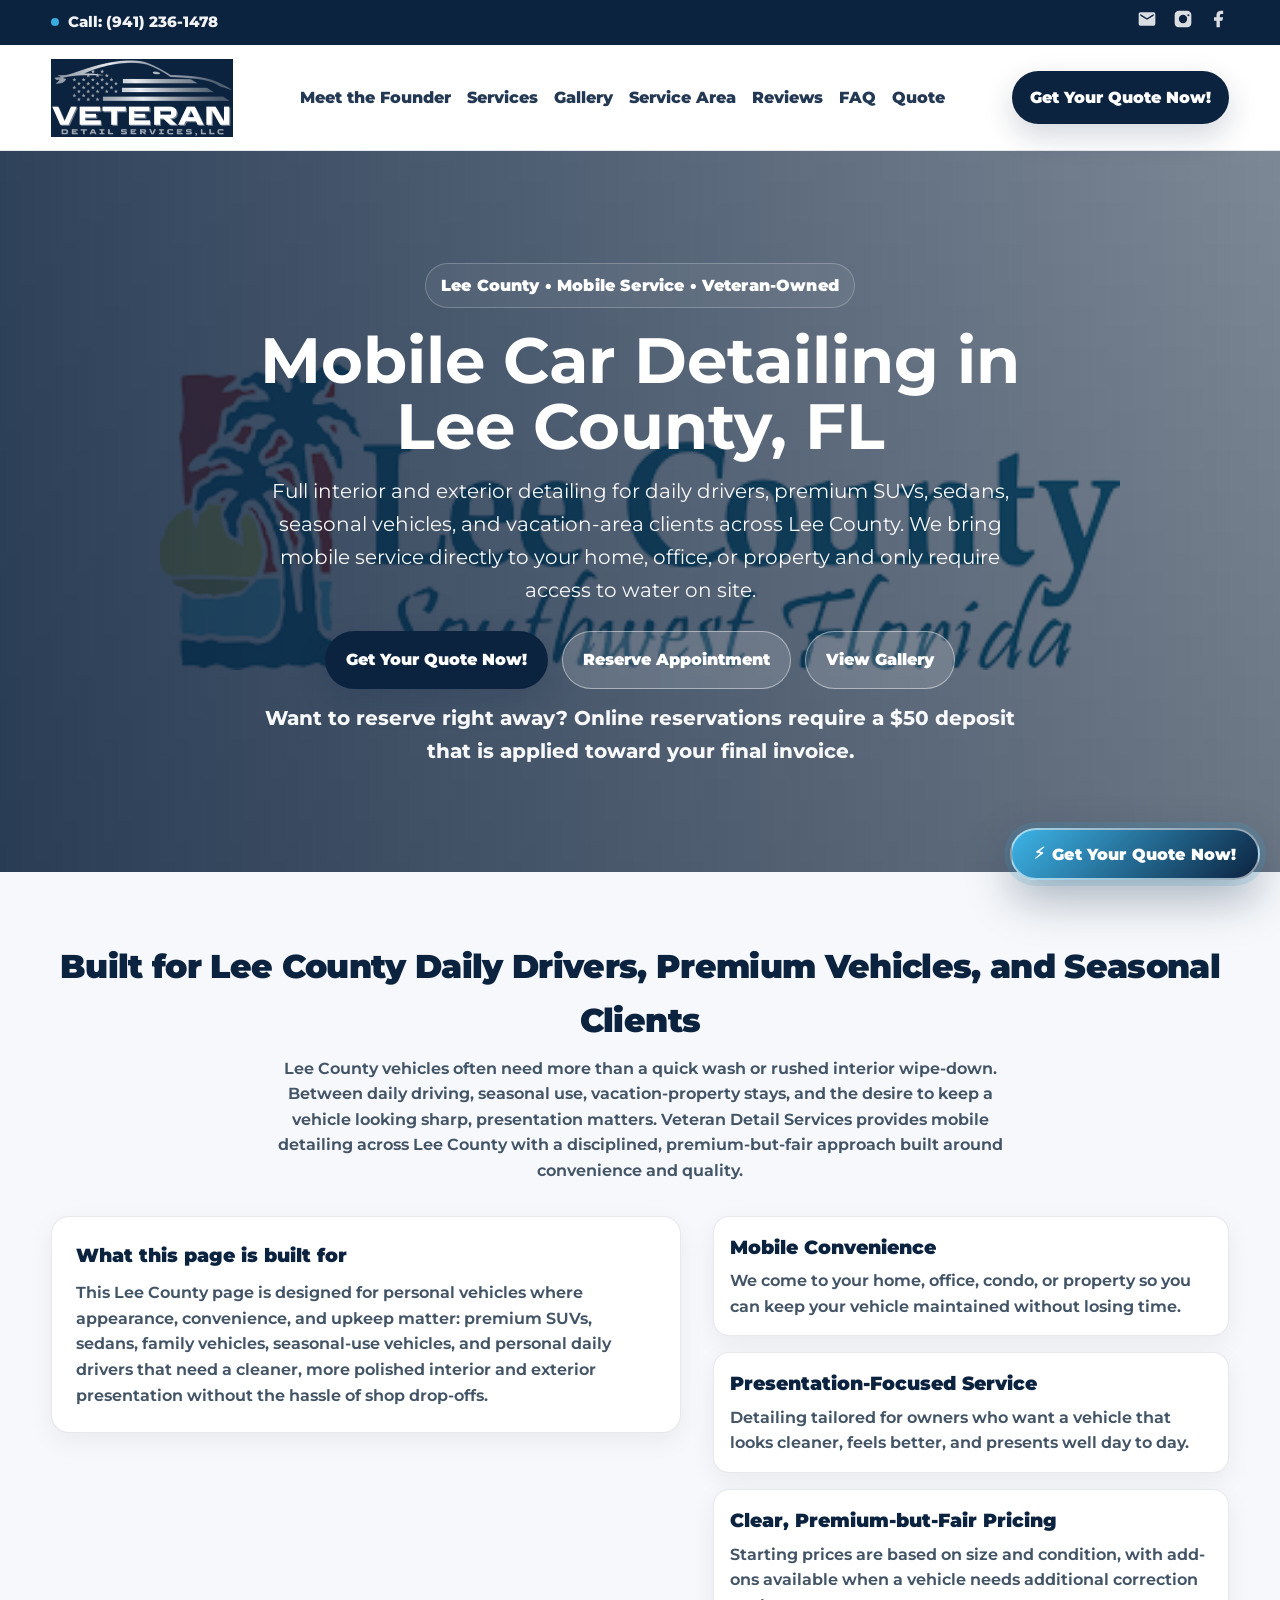
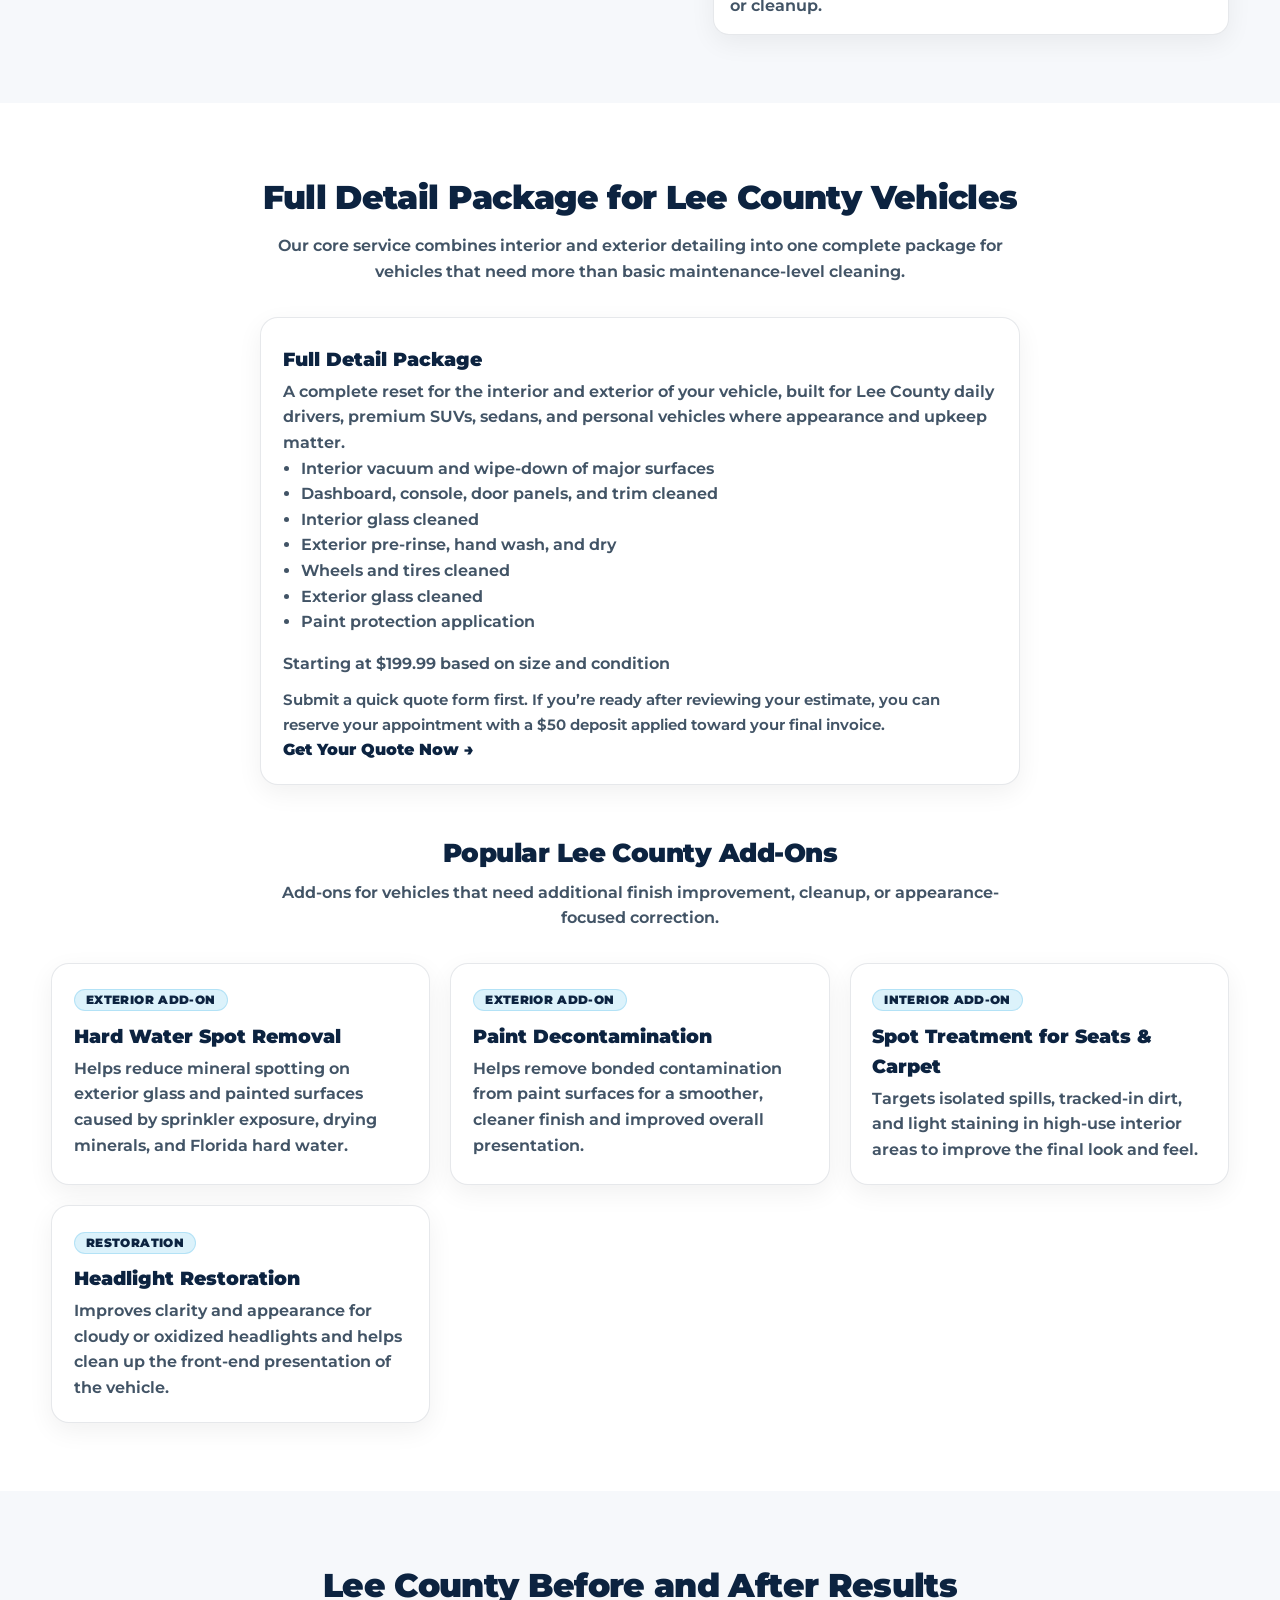
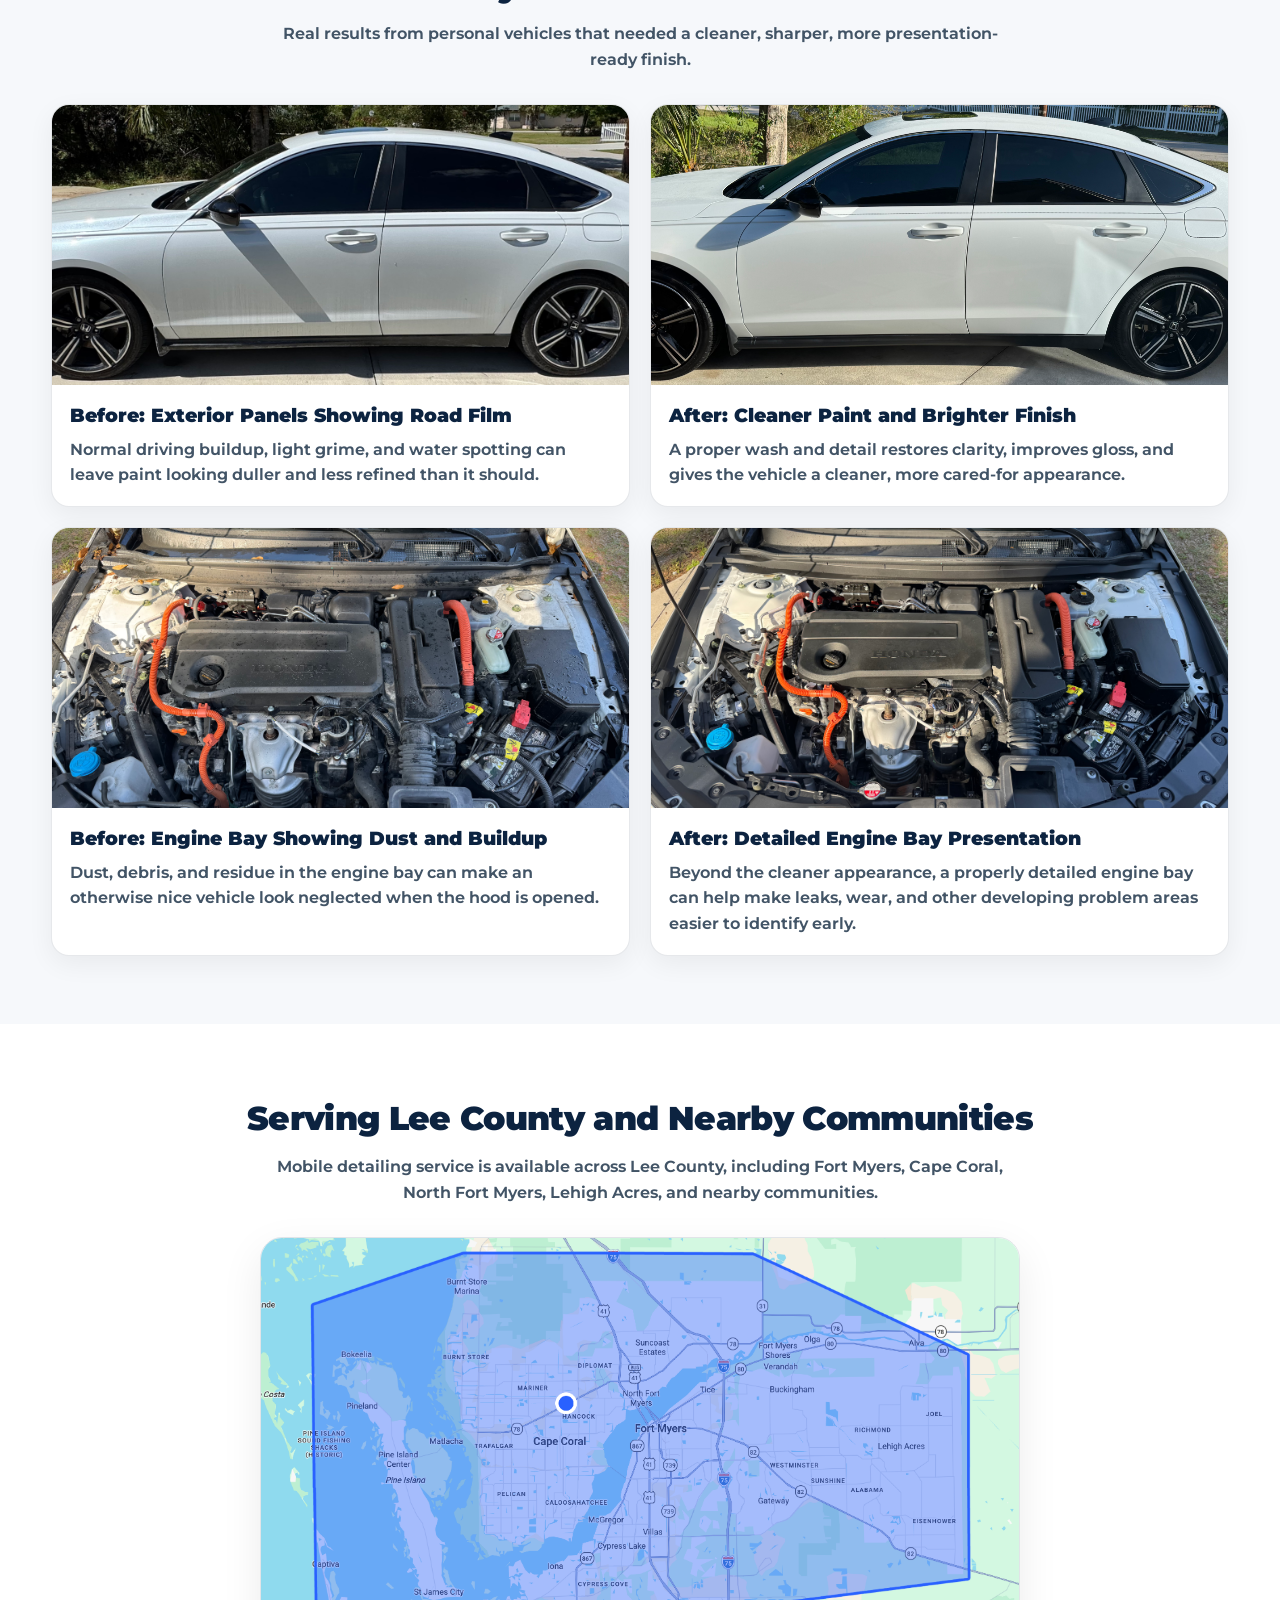
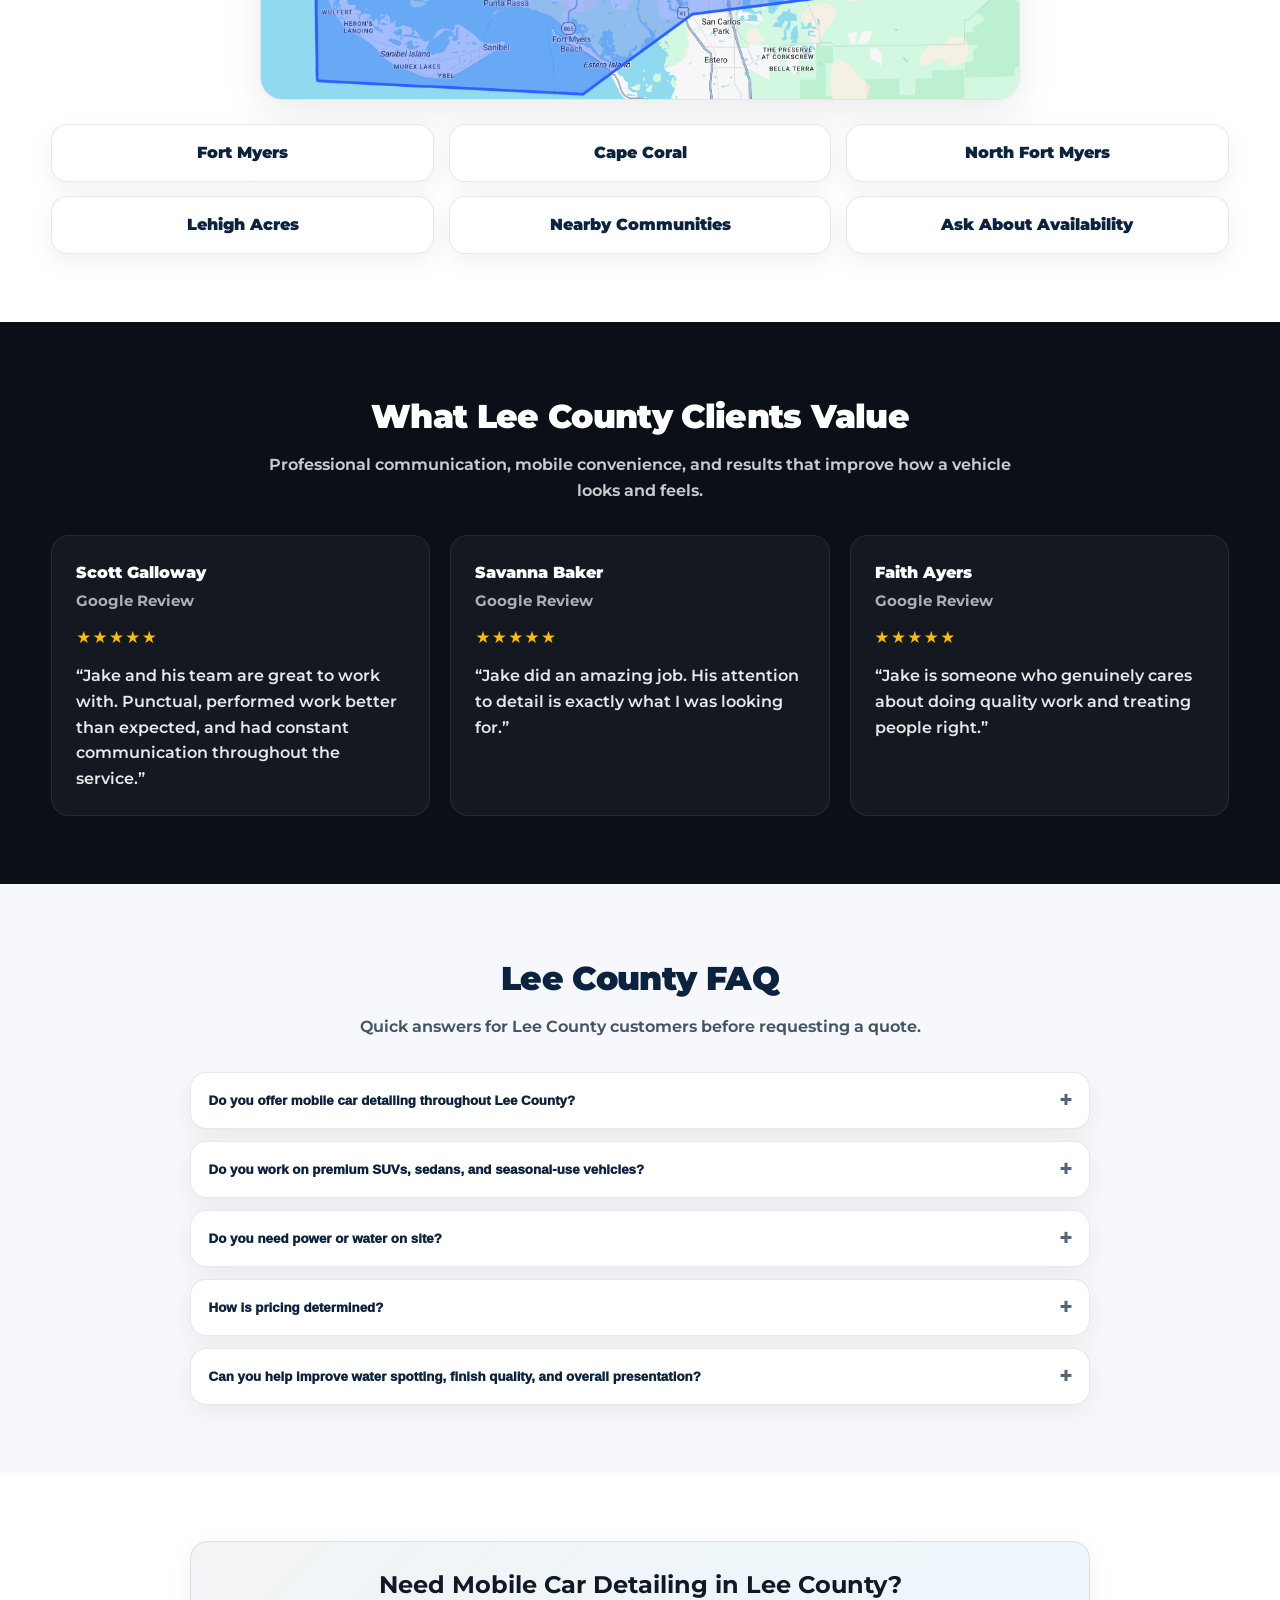
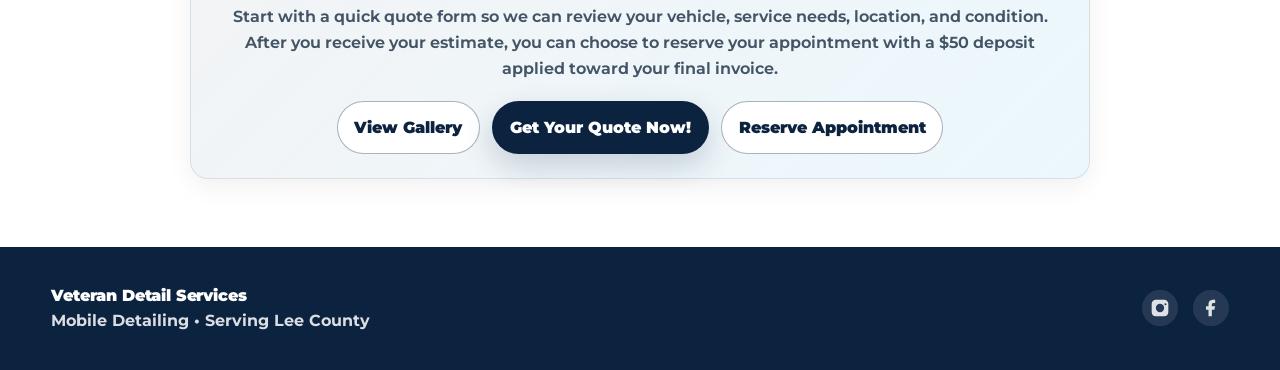
<file: lee-county-car-detailing.html>
<!DOCTYPE html>
<html lang="en">
  <head>
    <meta charset="UTF-8" />
    <meta name="viewport" content="width=device-width, initial-scale=1.0" />
    <title>Mobile Car Detailing in Lee County, FL | Veteran Detail Services</title>
    <meta
      name="description"
      content="Veteran-owned mobile car detailing in Lee County, FL for daily drivers, luxury SUVs, sedans, seasonal vehicles, and vacation-area clients. Serving Fort Myers, Cape Coral, Estero, Bonita Springs, and nearby communities."
    />
    <meta
      name="keywords"
      content="mobile car detailing Lee County FL, Lee County car detailing, Fort Myers car detailing, Cape Coral auto detailing, Estero detailing, Bonita Springs detailing, luxury SUV detailing, seasonal vehicle detailing"
    />

    <meta property="og:url" content="https://veterandetailservices.com/lee-county-car-detailing.html" />
    <meta
      property="og:title"
      content="Mobile Car Detailing in Lee County, FL | Veteran Detail Services"
    />
    <meta
      property="og:description"
      content="Mobile interior and exterior detailing for daily drivers, premium SUVs, sedans, and seasonal-use vehicles across Lee County, Florida."
    />
    <meta
      property="og:image"
      content="https://veterandetailservices.com/assets/images/lee-county/welcome-to-lee-county.png"
    />
    <meta property="og:type" content="website" />
    <meta property="og:site_name" content="Veteran Detail Services" />
    <meta name="robots" content="index, follow, max-image-preview:large" />

    <!-- Meta Pixel Code -->
    <script>
    !function(f,b,e,v,n,t,s)
    {if(f.fbq)return;n=f.fbq=function(){n.callMethod?
    n.callMethod.apply(n,arguments):n.queue.push(arguments)};
    if(!f._fbq)f._fbq=n;n.push=n;n.loaded=!0;n.version='2.0';
    n.queue=[];t=b.createElement(e);t.async=!0;
    t.src=v;s=b.getElementsByTagName(e)[0];
    s.parentNode.insertBefore(t,s)}(window, document,'script',
    'https://connect.facebook.net/en_US/fbevents.js');
    fbq('init', '831206326713689');
    fbq('track', 'PageView');
    </script>
    <noscript><img height="1" width="1" style="display:none"
    src="https://www.facebook.com/tr?id=831206326713689&ev=PageView&noscript=1"
    /></noscript>
    <!-- End Meta Pixel Code -->

    <!-- Google tag (gtag.js) -->
    <script async src="https://www.googletagmanager.com/gtag/js?id=AW-18011924526">
    </script>
    <script>
      window.dataLayer = window.dataLayer || [];
      function gtag(){dataLayer.push(arguments);}
      gtag('js', new Date());

      gtag('config', 'AW-18011924526');
    </script>

    <link rel="canonical" href="https://veterandetailservices.com/lee-county-car-detailing.html" />
    <link rel="stylesheet" href="assets/css/styles.css" />
    <link
      href="https://fonts.googleapis.com/css2?family=Montserrat:wght@400;600;700;800;900&display=swap"
      rel="stylesheet"
    />

    <style>
      .county-hero {
        position: relative;
        min-height: 68vh;
        display: flex;
        align-items: center;
        background:
            linear-gradient(to right, rgba(12, 35, 64, 0.84), rgba(12, 35, 64, 0.48)),
            linear-gradient(to top, rgba(0, 0, 0, 0.24), rgba(0, 0, 0, 0.10)),
            url("assets/images/lee-county/welcome-to-lee-county.png") center center / 75% no-repeat;
        color: #fff;
        }

      .county-hero-content {
        position: relative;
        z-index: 2;
        max-width: 760px;
        padding: 7rem 0 5rem;
        margin: 0 auto;
        text-align: center;
      }

      .county-hero h1 {
        font-size: clamp(2.3rem, 5vw, 4.4rem);
        line-height: 1.02;
        margin-bottom: 1rem;
        color: #fff;
      }

      .county-hero p {
        font-size: clamp(1.05rem, 1.9vw, 1.25rem);
        line-height: 1.65;
        color: rgba(255, 255, 255, 0.96);
        margin-bottom: 1.5rem;
      }

      .county-hero-buttons {
        display: flex;
        gap: 0.9rem;
        flex-wrap: wrap;
        justify-content: center;
      }

      .county-grid {
        display: grid;
        grid-template-columns: 1.1fr 0.9fr;
        gap: 2rem;
        align-items: start;
      }

      .county-card {
        background: #fff;
        border: 1px solid var(--border);
        border-radius: 18px;
        box-shadow: var(--shadow-sm);
        padding: 1.5rem;
      }

      .county-card h3 {
        color: var(--navy);
        font-weight: 950;
        margin-bottom: 0.6rem;
      }

      .county-card p {
        color: var(--muted);
        font-weight: 650;
      }

      .county-points {
        display: grid;
        gap: 1rem;
      }

      .county-point {
        background: #fff;
        border: 1px solid var(--border);
        border-radius: 16px;
        box-shadow: var(--shadow-sm);
        padding: 1rem;
      }

      .county-point h3 {
        color: var(--navy);
        font-weight: 950;
        margin-bottom: 0.35rem;
      }

      .county-point p {
        color: var(--muted);
        font-weight: 650;
      }

      .county-results {
        display: grid;
        grid-template-columns: repeat(2, 1fr);
        gap: 1.25rem;
      }

      .county-result {
        background: #fff;
        border: 1px solid var(--border);
        border-radius: 18px;
        overflow: hidden;
        box-shadow: var(--shadow-sm);
      }

      .county-result-image {
        width: 100%;
        height: 280px;
        object-fit: cover;
      }

      .county-result-body {
        padding: 1rem 1.1rem 1.15rem;
      }

      .county-result-body h3 {
        color: var(--navy);
        font-weight: 950;
        margin-bottom: 0.35rem;
      }

      .county-result-body p {
        color: var(--muted);
        font-weight: 650;
      }

      .county-map {
        max-width: 760px;
        margin: 0 auto;
      }

      .county-map img {
        width: 100%;
        height: auto;
        border-radius: 22px;
        border: 1px solid rgba(12, 35, 64, 0.12);
        box-shadow: var(--shadow-md);
      }

      .county-areas-list {
        display: grid;
        grid-template-columns: repeat(3, 1fr);
        gap: 0.9rem;
        margin-top: 1.5rem;
      }

      .county-area-pill {
        display: flex;
        align-items: center;
        justify-content: center;
        padding: 0.95rem 1rem;
        border-radius: 16px;
        background: #fff;
        border: 1px solid var(--border);
        box-shadow: var(--shadow-sm);
        font-weight: 900;
        color: var(--navy);
      }

      .county-review-grid {
        display: grid;
        grid-template-columns: repeat(3, 1fr);
        gap: 1.25rem;
      }

      .county-review {
        padding: 1.5rem;
        background: rgba(255, 255, 255, 0.04);
        border: 1px solid rgba(255, 255, 255, 0.08);
        border-radius: 18px;
      }

      .county-review-name {
        font-weight: 900;
        color: #fff;
        margin-bottom: 0.25rem;
      }

      .county-review-source {
        font-size: 0.92rem;
        font-weight: 700;
        color: rgba(255, 255, 255, 0.65);
        margin-bottom: 0.7rem;
      }

      .county-review-stars {
        font-size: 1.05rem;
        letter-spacing: 0.08em;
        color: #fbbc05;
        margin-bottom: 0.75rem;
      }

      .county-review p {
        color: rgba(255, 255, 255, 0.9);
        font-weight: 600;
      }

      @media (max-width: 1000px) {
        .county-grid,
        .county-review-grid,
        .county-areas-list {
          grid-template-columns: 1fr;
        }

        .county-results {
          grid-template-columns: 1fr;
        }
      }

      @media (max-width: 768px) {
        .county-hero {
            min-height: 62vh;
            background:
            linear-gradient(to top, rgba(12, 35, 64, 0.92), rgba(12, 35, 64, 0.58)),
            linear-gradient(to right, rgba(0, 0, 0, 0.18), rgba(0, 0, 0, 0.10)),
            url("assets/images/lee-county/welcome-to-lee-county.png") center center / 95% no-repeat;
        }
        
        .county-hero-content {
          padding: 6.5rem 0 4.5rem;
        }

        .county-result-image {
          height: 240px;
        }
      }
    </style>
  </head>

  <body id="top">
    <div class="topbar">
      <div class="container topbar-inner">
        <a class="topbar-phone" href="tel:+19412361478" aria-label="Call Veteran Detail Services">
          <span class="dot"></span> Call: (941) 236-1478
        </a>

        <div class="topbar-social" aria-label="Social links">
          <a href="mailto:veterandetailservices.swfl@gmail.com" aria-label="Email">
            <svg viewBox="0 0 24 24" class="social-icon" aria-hidden="true">
              <path
                fill="currentColor"
                d="M20 4H4a2 2 0 0 0-2 2v12a2 2 0 0 0 2 2h16a2 2 0 0 0 2-2V6a2 2 0 0 0-2-2zm0 4-8 5L4 8V6l8 5 8-5v2z"
              />
            </svg>
          </a>

          <a
            href="https://www.instagram.com/veterandetailservices.swfl/"
            target="_blank"
            rel="noopener"
            aria-label="Instagram"
          >
            <svg viewBox="0 0 24 24" class="social-icon" aria-hidden="true">
              <path
                fill="currentColor"
                d="M7 2C4.24 2 2 4.24 2 7v10c0 2.76 2.24 5 5 5h10c2.76 0 5-2.24 5-5V7c0-2.76-2.24-5-5-5H7zm5 5a5 5 0 1 1 0 10 5 5 0 0 1 0-10zm6.5-.75a1.25 1.25 0 1 1 0 2.5 1.25 1.25 0 0 1 0-2.5z"
              />
            </svg>
          </a>

          <a
            href="https://www.facebook.com/veterandetailservices"
            target="_blank"
            rel="noopener"
            aria-label="Facebook"
          >
            <svg viewBox="0 0 24 24" class="social-icon" aria-hidden="true">
              <path
                fill="currentColor"
                d="M13 22v-8h3l1-4h-4V8c0-1.16.84-2 2-2h2V2h-3c-3.31 0-5 2.69-5 5v3H6v4h3v8h4z"
              />
            </svg>
          </a>
        </div>
      </div>
    </div>

    <header class="navbar">
      <div class="container nav-container">
        <a class="logo-wrapper" href="index.html#top" aria-label="Go to home">
          <img src="assets/images/vds-logo-header.png" alt="Veteran Detail Services" class="logo" />
        </a>

        <button class="nav-toggle" aria-expanded="false" aria-controls="primaryNav">
          <span class="sr-only">Open menu</span>
          ☰
        </button>

        <nav class="nav" id="primaryNav" aria-label="Primary">
          <ul class="nav-links">
            <li><a href="founder.html">Meet the Founder</a></li>
            <li><a href="index.html#services">Services</a></li>
            <li><a href="gallery.html">Gallery</a></li>
            <li><a href="index.html#areas">Service Area</a></li>
            <li><a href="index.html#reviews">Reviews</a></li>
            <li><a href="index.html#faq">FAQ</a></li>
            <li><a href="contact.html">Quote</a></li>
          </ul>
        </nav>

        <div class="nav-cta">
          <a href="contact.html" class="btn-primary">
            Get Your Quote Now!
          </a>
        </div>
      </div>
    </header>

    <main>
      <section class="county-hero">
        <div class="container">
          <div class="county-hero-content">
            <div class="hero-badge">Lee County • Mobile Service • Veteran-Owned</div>
            <h1>Mobile Car Detailing in Lee County, FL</h1>
            <p>
              Full interior and exterior detailing for daily drivers, premium SUVs, sedans, seasonal vehicles,
              and vacation-area clients across Lee County. We bring mobile service directly to your home, office,
              or property and only require access to water on site.
            </p>

            <div class="county-hero-buttons">
              <a href="contact.html" class="btn-primary large">
                Get Your Quote Now!
              </a>
              <a href="https://veteran-detail-services.square.site" class="btn-secondary large" target="_blank" rel="noopener">
                Reserve Appointment
              </a>
              <a href="gallery.html" class="btn-secondary large">View Gallery</a>
            </div>

            <p class="deposit-note">
              Want to reserve right away? Online reservations require a $50 deposit that is applied toward your final invoice.
            </p>
          </div>
        </div>
      </section>

      <section class="section section-alt">
        <div class="container">
          <div class="section-header center">
            <h2 class="section-title center">Built for Lee County Daily Drivers, Premium Vehicles, and Seasonal Clients</h2>
            <p class="section-subtitle center">
              Lee County vehicles often need more than a quick wash or rushed interior wipe-down.
              Between daily driving, seasonal use, vacation-property stays, and the desire to keep a vehicle
              looking sharp, presentation matters. Veteran Detail Services provides mobile detailing across Lee County
              with a disciplined, premium-but-fair approach built around convenience and quality.
            </p>
          </div>

          <div class="county-grid">
            <div class="county-card">
              <h3>What this page is built for</h3>
              <p>
                This Lee County page is designed for personal vehicles where appearance, convenience, and upkeep matter:
                premium SUVs, sedans, family vehicles, seasonal-use vehicles, and personal daily drivers that need a cleaner,
                more polished interior and exterior presentation without the hassle of shop drop-offs.
              </p>
            </div>

            <div class="county-points">
              <div class="county-point">
                <h3>Mobile Convenience</h3>
                <p>We come to your home, office, condo, or property so you can keep your vehicle maintained without losing time.</p>
              </div>

              <div class="county-point">
                <h3>Presentation-Focused Service</h3>
                <p>Detailing tailored for owners who want a vehicle that looks cleaner, feels better, and presents well day to day.</p>
              </div>

              <div class="county-point">
                <h3>Clear, Premium-but-Fair Pricing</h3>
                <p>Starting prices are based on size and condition, with add-ons available when a vehicle needs additional correction or cleanup.</p>
              </div>
            </div>
          </div>
        </div>
      </section>

      <section class="section" id="lee-services">
        <div class="container">
          <div class="section-header center">
            <h2 class="section-title center">Full Detail Package for Lee County Vehicles</h2>
            <p class="section-subtitle center">
              Our core service combines interior and exterior detailing into one complete package for vehicles that need more than basic maintenance-level cleaning.
            </p>
          </div>

          <div class="cards" style="display: flex; justify-content: center;">
            <article class="card" style="max-width: 760px; width: 100%;">
              <div class="card-top">
                <h3>Full Detail Package</h3>
              </div>

              <p>
                A complete reset for the interior and exterior of your vehicle, built for Lee County daily drivers,
                premium SUVs, sedans, and personal vehicles where appearance and upkeep matter.
              </p>

              <ul class="card-list">
                <li>Interior vacuum and wipe-down of major surfaces</li>
                <li>Dashboard, console, door panels, and trim cleaned</li>
                <li>Interior glass cleaned</li>
                <li>Exterior pre-rinse, hand wash, and dry</li>
                <li>Wheels and tires cleaned</li>
                <li>Exterior glass cleaned</li>
                <li>Paint protection application</li>
              </ul>

              <p class="card-meta">Starting at $199.99 based on size and condition</p>
              <p class="mini-note">
                Submit a quick quote form first. If you’re ready after reviewing your estimate, you can reserve your appointment with a $50 deposit applied toward your final invoice.
              </p>
              <a class="card-link" href="contact.html">
                Get Your Quote Now →
              </a>
            </article>
          </div>

          <div class="section-header center" style="margin-top: 3rem;">
            <h3 class="section-title center" style="font-size: clamp(1.25rem, 2vw, 1.6rem); margin-bottom: 0.35rem;">
              Popular Lee County Add-Ons
            </h3>
            <p class="section-subtitle center">
              Add-ons for vehicles that need additional finish improvement, cleanup, or appearance-focused correction.
            </p>
          </div>

          <div class="cards addon-cards">
            <article class="card">
              <div class="card-top">
                <div class="card-tag">EXTERIOR ADD-ON</div>
                <h3>Hard Water Spot Removal</h3>
              </div>
              <p>
                Helps reduce mineral spotting on exterior glass and painted surfaces caused by sprinkler exposure,
                drying minerals, and Florida hard water.
              </p>
            </article>

            <article class="card">
              <div class="card-top">
                <div class="card-tag">EXTERIOR ADD-ON</div>
                <h3>Paint Decontamination</h3>
              </div>
              <p>
                Helps remove bonded contamination from paint surfaces for a smoother, cleaner finish and improved overall presentation.
              </p>
            </article>

            <article class="card">
              <div class="card-top">
                <div class="card-tag">INTERIOR ADD-ON</div>
                <h3>Spot Treatment for Seats & Carpet</h3>
              </div>
              <p>
                Targets isolated spills, tracked-in dirt, and light staining in high-use interior areas to improve the final look and feel.
              </p>
            </article>

            <article class="card">
              <div class="card-top">
                <div class="card-tag">RESTORATION</div>
                <h3>Headlight Restoration</h3>
              </div>
              <p>
                Improves clarity and appearance for cloudy or oxidized headlights and helps clean up the front-end presentation of the vehicle.
              </p>
            </article>
          </div>
        </div>
      </section>

      <section class="section section-alt" id="lee-results">
        <div class="container">
          <div class="section-header center">
            <h2 class="section-title center">Lee County Before and After Results</h2>
            <p class="section-subtitle center">
              Real results from personal vehicles that needed a cleaner, sharper, more presentation-ready finish.
            </p>
          </div>

          <div class="county-results">
            <article class="county-result">
              <img
                src="assets/images/lee-county/lee-before-1.jpg"
                alt="Vehicle interior before mobile detailing in Lee County"
                class="county-result-image"
              />
              <div class="county-result-body">
                <h3>Before: Exterior Panels Showing Road Film</h3>
                <p>Normal driving buildup, light grime, and water spotting can leave paint looking duller and less refined than it should.</p>
              </div>
            </article>

            <article class="county-result">
              <img
                src="assets/images/lee-county/lee-after-1.jpg"
                alt="Vehicle interior after mobile detailing in Lee County"
                class="county-result-image"
              />
              <div class="county-result-body">
                <h3>After: Cleaner Paint and Brighter Finish</h3>
                <p>A proper wash and detail restores clarity, improves gloss, and gives the vehicle a cleaner, more cared-for appearance.</p>
              </div>
            </article>

            <article class="county-result">
              <img
                src="assets/images/lee-county/lee-before-2.jpg"
                alt="Vehicle exterior before detailing in Lee County"
                class="county-result-image"
              />
              <div class="county-result-body">
                <h3>Before: Engine Bay Showing Dust and Buildup</h3>
                <p>Dust, debris, and residue in the engine bay can make an otherwise nice vehicle look neglected when the hood is opened.</p>
              </div>
            </article>

            <article class="county-result">
              <img
                src="assets/images/lee-county/lee-after-2.jpg"
                alt="Vehicle exterior after detailing in Lee County"
                class="county-result-image"
              />
              <div class="county-result-body">
                <h3>After: Detailed Engine Bay Presentation</h3>
                <p>Beyond the cleaner appearance, a properly detailed engine bay can help make leaks, wear, and other developing problem areas
                    easier to identify early.
                </p>
              </div>
            </article>
          </div>
        </div>
      </section>

      <section class="section" id="lee-map">
        <div class="container">
          <div class="section-header center">
            <h2 class="section-title center">Serving Lee County and Nearby Communities</h2>
            <p class="section-subtitle center">
              Mobile detailing service is available across Lee County, including Fort Myers, Cape Coral, North Fort Myers, Lehigh Acres, and nearby communities.
            </p>
          </div>

          <div class="county-map">
            <img
              src="assets/images/lee-county/lee-county-map.png"
              alt="Map showing Lee County, Florida service area for Veteran Detail Services"
              loading="lazy"
            />
          </div>

          <div class="county-areas-list">
            <div class="county-area-pill">Fort Myers</div>
            <div class="county-area-pill">Cape Coral</div>
            <div class="county-area-pill">North Fort Myers</div>
            <div class="county-area-pill">Lehigh Acres</div>
            <div class="county-area-pill">Nearby Communities</div>
            <div class="county-area-pill">Ask About Availability</div>
          </div>
        </div>
      </section>

      <section class="section" id="lee-reviews" style="background: #0b0f17; color: #fff;">
        <div class="container">
          <div class="section-header center">
            <h2 class="section-title center" style="color: #fff;">What Lee County Clients Value</h2>
            <p class="section-subtitle center" style="color: rgba(255,255,255,0.78);">
              Professional communication, mobile convenience, and results that improve how a vehicle looks and feels.
            </p>
          </div>

          <div class="county-review-grid">
            <article class="county-review">
              <div class="county-review-name">Scott Galloway</div>
              <div class="county-review-source">Google Review</div>
              <div class="county-review-stars" aria-label="5 out of 5 stars">★★★★★</div>
              <p>
                “Jake and his team are great to work with. Punctual, performed work better than expected,
                and had constant communication throughout the service.”
              </p>
            </article>

            <article class="county-review">
              <div class="county-review-name">Savanna Baker</div>
              <div class="county-review-source">Google Review</div>
              <div class="county-review-stars" aria-label="5 out of 5 stars">★★★★★</div>
              <p>
                “Jake did an amazing job. His attention to detail is exactly what I was looking for.”
              </p>
            </article>

            <article class="county-review">
              <div class="county-review-name">Faith Ayers</div>
              <div class="county-review-source">Google Review</div>
              <div class="county-review-stars" aria-label="5 out of 5 stars">★★★★★</div>
              <p>
                “Jake is someone who genuinely cares about doing quality work and treating people right.”
              </p>
            </article>
          </div>
        </div>
      </section>

      <section class="section section-alt" id="lee-faq">
        <div class="container">
          <div class="section-header center">
            <h2 class="section-title center">Lee County FAQ</h2>
            <p class="section-subtitle center">Quick answers for Lee County customers before requesting a quote.</p>
          </div>

          <div class="faq">
            <div class="faq-item">
              <button class="faq-q" aria-expanded="false">
                Do you offer mobile car detailing throughout Lee County?
                <span class="faq-icon">+</span>
              </button>
              <div class="faq-a" hidden>
                Yes. We provide mobile detailing throughout Lee County and nearby areas when scheduling allows, including Fort Myers,
                Cape Coral, Estero, Bonita Springs, and surrounding communities.
              </div>
            </div>

            <div class="faq-item">
              <button class="faq-q" aria-expanded="false">
                Do you work on premium SUVs, sedans, and seasonal-use vehicles?
                <span class="faq-icon">+</span>
              </button>
              <div class="faq-a" hidden>
                Yes. This page is designed around the type of personal vehicles many Lee County customers want maintained well:
                daily drivers, premium personal vehicles, seasonal-use vehicles, and vehicles where overall presentation matters.
              </div>
            </div>

            <div class="faq-item">
              <button class="faq-q" aria-expanded="false">
                Do you need power or water on site?
                <span class="faq-icon">+</span>
              </button>
              <div class="faq-a" hidden>
                At this time, we only require access to a water source on site. We provide our own power.
              </div>
            </div>

            <div class="faq-item">
              <button class="faq-q" aria-expanded="false">
                How is pricing determined?
                <span class="faq-icon">+</span>
              </button>
              <div class="faq-a" hidden>
                Pricing starts based on vehicle size and increases based on interior condition and selected add-ons.
                Final pricing is confirmed after review of the vehicle details and condition.
              </div>
            </div>

            <div class="faq-item">
              <button class="faq-q" aria-expanded="false">
                Can you help improve water spotting, finish quality, and overall presentation?
                <span class="faq-icon">+</span>
              </button>
              <div class="faq-a" hidden>
                Yes. Hard water spot removal, paint decontamination, and other add-ons are available when a vehicle needs additional appearance-focused correction.
              </div>
            </div>
          </div>
        </div>
      </section>

      <section class="section">
        <div class="container">
          <div class="founder-mission" style="max-width: 900px; margin: 0 auto; text-align: center;">
            <h2>Need Mobile Car Detailing in Lee County?</h2>
            <p>
              Start with a quick quote form so we can review your vehicle, service needs, location, and condition.
              After you receive your estimate, you can choose to reserve your appointment with a $50 deposit applied toward your final invoice.
            </p>
            <div class="founder-actions" style="justify-content: center;">
              <a href="gallery.html" class="btn-secondary dark">View Gallery</a>
              <a href="contact.html" class="btn-primary">
                Get Your Quote Now!
              </a>
              <a href="https://veteran-detail-services.square.site" class="btn-secondary dark" target="_blank" rel="noopener">
                Reserve Appointment
              </a>
            </div>
          </div>
        </div>
      </section>
    </main>

    <footer class="footer">
      <div class="container footer-inner">
        <div>
          <div class="footer-title">Veteran Detail Services</div>
          <div class="footer-sub">Mobile Detailing • Serving Lee County</div>
        </div>

        <div class="footer-social">
          <a
            href="https://www.instagram.com/veterandetailservices.swfl/"
            target="_blank"
            rel="noopener"
            aria-label="Instagram"
          >
            <svg viewBox="0 0 24 24" class="social-icon" aria-hidden="true">
              <path
                fill="currentColor"
                d="M7 2C4.24 2 2 4.24 2 7v10c0 2.76 2.24 5 5 5h10c2.76 0 5-2.24 5-5V7c0-2.76-2.24-5-5-5H7zm5 5a5 5 0 1 1 0 10 5 5 0 0 1 0-10zm6.5-.75a1.25 1.25 0 1 1 0 2.5 1.25 1.25 0 0 1 0-2.5z"
              />
            </svg>
          </a>

          <a
            href="https://www.facebook.com/veterandetailservices"
            target="_blank"
            rel="noopener"
            aria-label="Facebook"
          >
            <svg viewBox="0 0 24 24" class="social-icon" aria-hidden="true">
              <path
                fill="currentColor"
                d="M13 22v-8h3l1-4h-4V8c0-1.16.84-2 2-2h2V2h-3c-3.31 0-5 2.69-5 5v3H6v4h3v8h4z"
              />
            </svg>
          </a>
        </div>
      </div>
    </footer>

    <div class="mobile-cta-bar" aria-label="Quick contact actions">
      <a class="mobile-cta-btn primary" href="tel:+19412361478">Call</a>
      <a class="mobile-cta-btn" href="sms:+19412361478">Text</a>
      <a class="mobile-cta-btn accent" href="contact.html">
        Quote
      </a>
    </div>

    <a href="contact.html" class="floating-quote-btn" aria-label="Get your quote now">
      Get Your Quote Now!
    </a>

    <script src="assets/js/main.js"></script>

    <script type="application/ld+json">
      {
        "@context": "https://schema.org",
        "@graph": [
          {
            "@type": "WebPage",
            "name": "Lee County Mobile Car Detailing | Veteran Detail Services",
            "url": "https://veterandetailservices.com/lee-county-car-detailing.html",
            "description": "Mobile car detailing in Lee County, Florida for daily drivers, premium SUVs, sedans, and seasonal-use vehicles."
          },
          {
            "@type": "AutoDetailing",
            "name": "Veteran Detail Services",
            "url": "https://veterandetailservices.com/",
            "telephone": "+1-941-236-1478",
            "email": "veterandetailservices.swfl@gmail.com",
            "areaServed": [
              "Lee County, FL",
              "Fort Myers, FL",
              "Cape Coral, FL",
              "Estero, FL",
              "Bonita Springs, FL",
              "Lehigh Acres, FL",
              "North Fort Myers, FL"
            ]
          }
        ]
      }
    </script>
  </body>
</html>
</file>
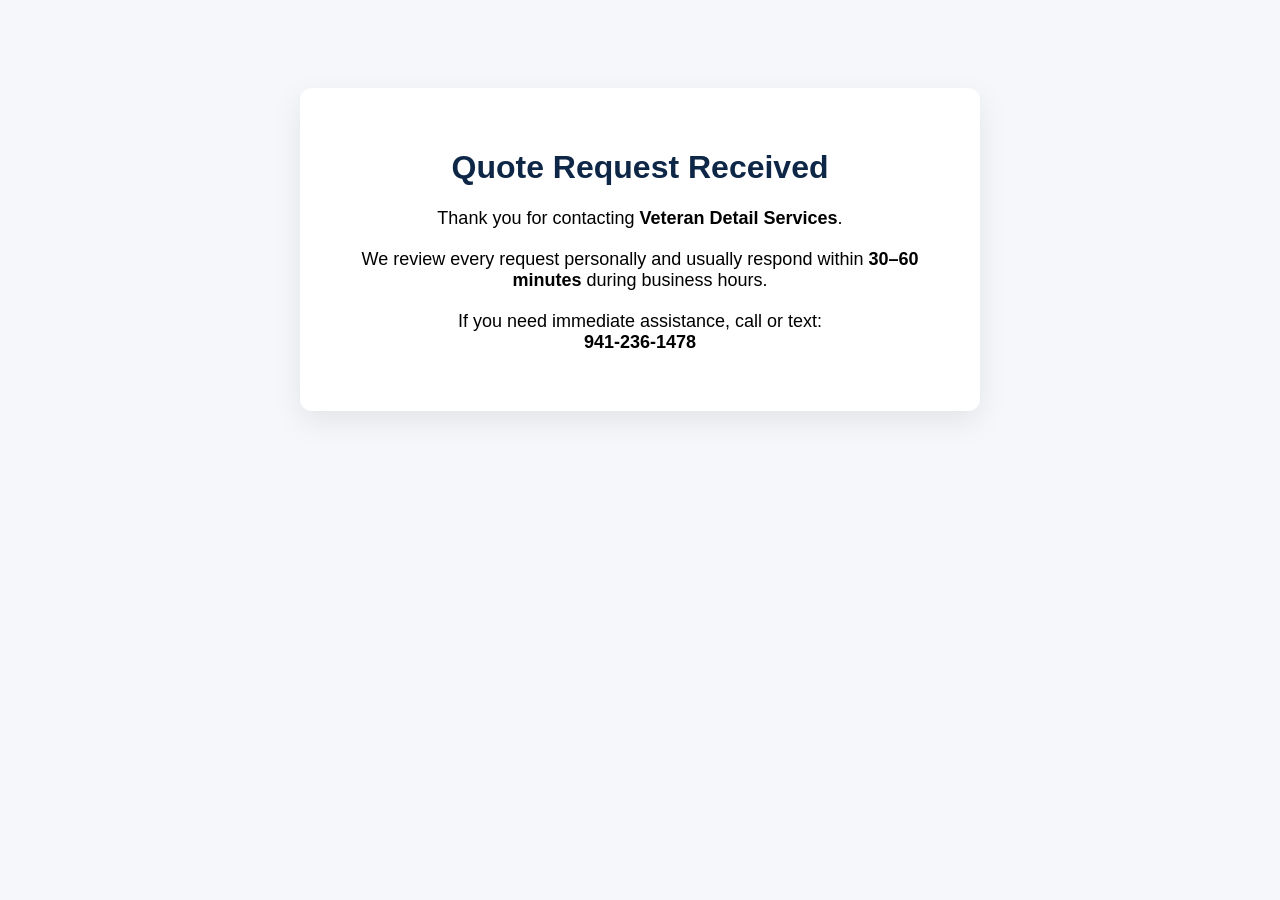
<file: quote-confirmation.html>
<!DOCTYPE html>
<html lang="en">
<head>
<meta charset="UTF-8">
<title>Quote Request Received</title>
<style>
body{
font-family: Montserrat, sans-serif;
text-align:center;
padding:80px;
background:#f5f7fa;
}

.card{
background:white;
padding:40px;
border-radius:12px;
max-width:600px;
margin:auto;
box-shadow:0 10px 30px rgba(0,0,0,.08);
}

h1{
color:#0f2747;
}

p{
margin-top:20px;
font-size:18px;
}
</style>
</head>

<body>

<div class="card">

<h1>Quote Request Received</h1>

<p>
Thank you for contacting <strong>Veteran Detail Services</strong>.
</p>

<p>
We review every request personally and usually respond within
<strong>30–60 minutes</strong> during business hours.
</p>

<p>
If you need immediate assistance, call or text:
<br>
<strong>941-236-1478</strong>
</p>

</div>

</body>
</html>
</file>
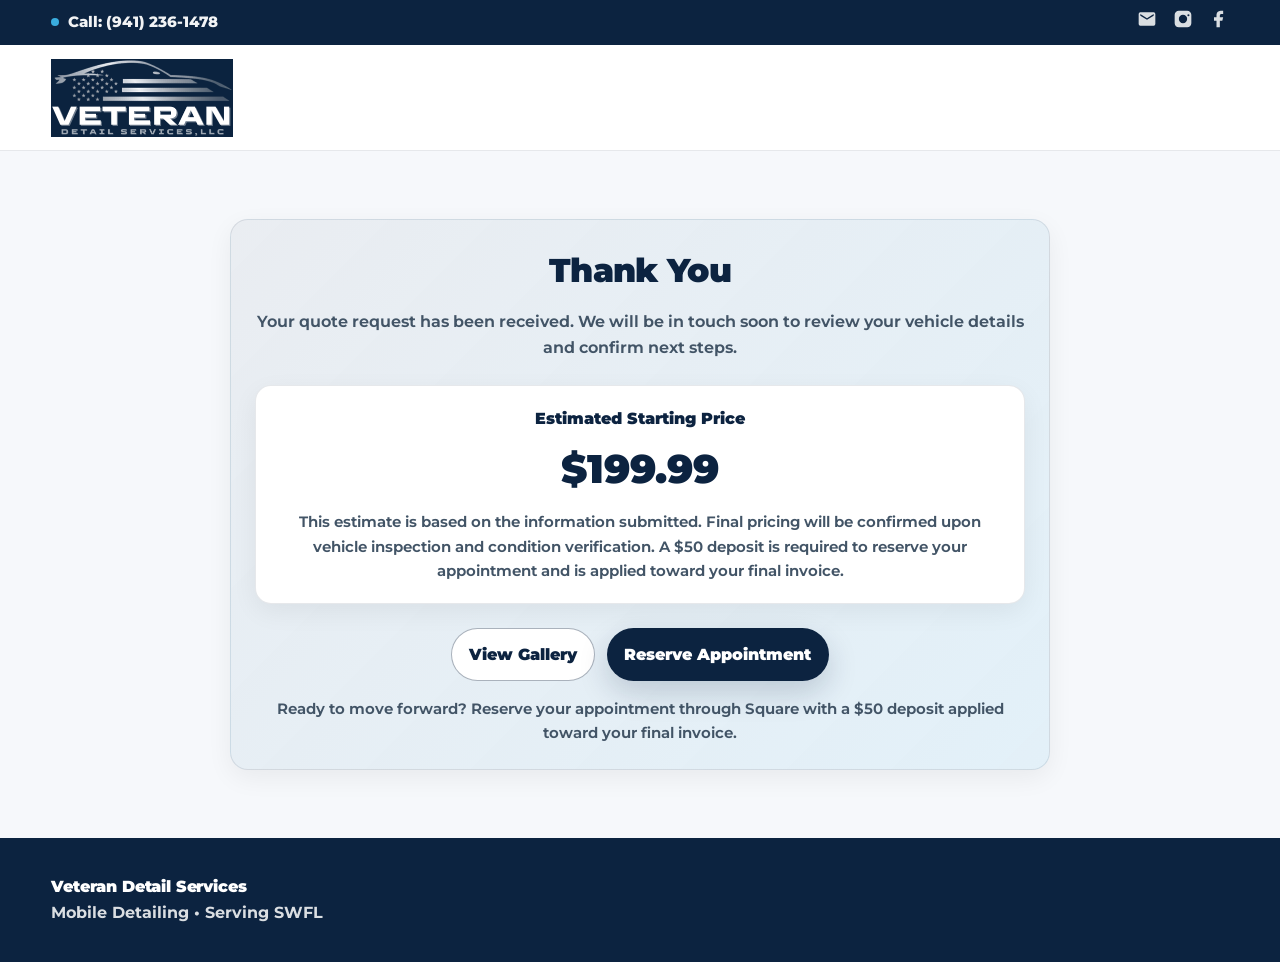
<file: thanks.html>
<!DOCTYPE html>
<html lang="en">
  <head>
    <meta charset="UTF-8" />
    <meta name="viewport" content="width=device-width, initial-scale=1.0" />
    <title>Thank You | Veteran Detail Services</title>
    <meta
      name="description"
      content="Thank you for requesting a quote from Veteran Detail Services. We will be in touch soon to confirm details and finalize pricing."
    />

    <!-- Meta Pixel Code -->
    <script>
    !function(f,b,e,v,n,t,s)
    {if(f.fbq)return;n=f.fbq=function(){n.callMethod?
    n.callMethod.apply(n,arguments):n.queue.push(arguments)};
    if(!f._fbq)f._fbq=n;n.push=n;n.loaded=!0;n.version='2.0';
    n.queue=[];t=b.createElement(e);t.async=!0;
    t.src=v;s=b.getElementsByTagName(e)[0];
    s.parentNode.insertBefore(t,s)}(window, document,'script',
    'https://connect.facebook.net/en_US/fbevents.js');
    fbq('init', '831206326713689');
    fbq('track', 'PageView');
    fbq('track', 'Lead');
    </script>
    <noscript><img height="1" width="1" style="display:none"
    src="https://www.facebook.com/tr?id=831206326713689&ev=PageView&noscript=1"
    /></noscript>
    <!-- End Meta Pixel Code -->

    <!-- Google tag (gtag.js) -->
    <script async src="https://www.googletagmanager.com/gtag/js?id=AW-18011924526">
    </script>
    <script>
      window.dataLayer = window.dataLayer || [];
      function gtag(){dataLayer.push(arguments);}
      gtag('js', new Date());

      gtag('config', 'AW-18011924526');
    </script>

    <link rel="stylesheet" href="assets/css/styles.css" />
    <link
      href="https://fonts.googleapis.com/css2?family=Montserrat:wght@400;600;700;800;900&display=swap"
      rel="stylesheet"
    />
    <link rel="canonical" href="https://veterandetailservices.com/thanks.html" />
  </head>
  <body id="top">
    <div class="topbar">
      <div class="container topbar-inner">
        <a class="topbar-phone" href="tel:+19412361478" aria-label="Call Veteran Detail Services">
          <span class="dot"></span> Call: (941) 236-1478
        </a>

        <div class="topbar-social" aria-label="Social links">
          <a href="mailto:veterandetailservices.swfl@gmail.com" aria-label="Email">
            <svg viewBox="0 0 24 24" class="social-icon" aria-hidden="true">
              <path
                fill="currentColor"
                d="M20 4H4a2 2 0 0 0-2 2v12a2 2 0 0 0 2 2h16a2 2 0 0 0 2-2V6a2 2 0 0 0-2-2zm0 4-8 5L4 8V6l8 5 8-5v2z"
              />
            </svg>
          </a>

          <a
            href="https://www.instagram.com/veterandetailservices.swfl/"
            target="_blank"
            rel="noopener"
            aria-label="Instagram"
          >
            <svg viewBox="0 0 24 24" class="social-icon" aria-hidden="true">
              <path
                fill="currentColor"
                d="M7 2C4.24 2 2 4.24 2 7v10c0 2.76 2.24 5 5 5h10c2.76 0 5-2.24 5-5V7c0-2.76-2.24-5-5-5H7zm5 5a5 5 0 1 1 0 10 5 5 0 0 1 0-10zm6.5-.75a1.25 1.25 0 1 1 0 2.5 1.25 1.25 0 0 1 0-2.5z"
              />
            </svg>
          </a>

          <a
            href="https://www.facebook.com/veterandetailservices"
            target="_blank"
            rel="noopener"
            aria-label="Facebook"
          >
            <svg viewBox="0 0 24 24" class="social-icon" aria-hidden="true">
              <path
                fill="currentColor"
                d="M13 22v-8h3l1-4h-4V8c0-1.16.84-2 2-2h2V2h-3c-3.31 0-5 2.69-5 5v3H6v4h3v8h4z"
              />
            </svg>
          </a>
        </div>
      </div>
    </div>

    <header class="navbar">
      <div class="container nav-container">
        <a class="logo-wrapper" href="index.html#top" aria-label="Go to home">
          <img src="assets/images/vds-logo-header.png" alt="Veteran Detail Services" class="logo" />
        </a>
      </div>
    </header>

    <main>
      <section class="section section-alt">
        <div class="container">
          <div class="founder-mission" style="max-width: 820px; margin: 0 auto; text-align: center;">
            <h1 class="section-title center" id="thanksHeading">Thank You</h1>
            <p style="margin-top: 0.75rem;" id="thanksMessage">
              Your quote request has been received. We will be in touch soon to review your vehicle details and confirm next steps.
            </p>

            <div
              id="thanksEstimateCard"
              style="
                margin-top: 1.5rem;
                padding: 1.25rem;
                border-radius: 16px;
                background: #fff;
                border: 1px solid rgba(12,35,64,0.10);
                box-shadow: 0 8px 26px rgba(0,0,0,0.06);
              "
            >
              <div id="thanksEstimateLabel" style="font-weight: 900; color: var(--navy); margin-bottom: 0.35rem;">
                Estimated Starting Price
              </div>
              <div id="thanksEstimate" style="font-size: clamp(1.8rem, 4vw, 2.5rem); font-weight: 950; color: var(--navy);">
                $199.99
              </div>
              <p class="mini-note" id="thanksEstimateNote" style="margin-top: 0.6rem;">
                This estimate is based on the information submitted. Final pricing will be confirmed upon vehicle inspection and condition verification. 
                A $50 deposit is required to reserve your appointment and is applied toward your final invoice.
              </p>
            </div>

            <div class="founder-actions" style="justify-content: center; margin-top: 1.5rem;">
              <a href="gallery.html" class="btn-secondary dark">View Gallery</a>
              <a href="https://veteran-detail-services.square.site" class="btn-primary" target="_blank" rel="noopener">
                Reserve Appointment
              </a>
            </div>

            <p class="mini-note" id="reserveNote" style="margin-top: 1rem;">
              Ready to move forward? Reserve your appointment through Square with a $50 deposit applied toward your final invoice.
            </p>
          </div>
        </div>
      </section>
    </main>

    <footer class="footer">
      <div class="container footer-inner">
        <div>
          <div class="footer-title">Veteran Detail Services</div>
          <div class="footer-sub">Mobile Detailing • Serving SWFL</div>
        </div>
      </div>
    </footer>

    <script src="assets/js/main.js"></script>
    <script>
      (function () {
        const params = new URLSearchParams(window.location.search);
        const estimate = params.get("estimate") || "";
        const vehicle = params.get("vehicle") || "";
        const type = params.get("type") || "";

        const thanksHeading = document.getElementById("thanksHeading");
        const thanksMessage = document.getElementById("thanksMessage");
        const thanksEstimateCard = document.getElementById("thanksEstimateCard");
        const thanksEstimateLabel = document.getElementById("thanksEstimateLabel");
        const thanksEstimate = document.getElementById("thanksEstimate");
        const thanksEstimateNote = document.getElementById("thanksEstimateNote");
        const reserveNote = document.getElementById("reserveNote");

        if (
          !thanksHeading ||
          !thanksMessage ||
          !thanksEstimateCard ||
          !thanksEstimateLabel ||
          !thanksEstimate ||
          !thanksEstimateNote
        ) {
          return;
        }

        if (type === "fleet_vehicle") {
          thanksHeading.textContent = "Thank You";

          thanksMessage.textContent =
            "Thank you for your fleet quote request. Your commercial inquiry has been received. Fleet and recurring service jobs are quoted personally based on vehicle count, condition, service scope, and scheduling needs. We’ll follow up soon to discuss the job and provide a custom quote.";

          thanksEstimateLabel.textContent = "Commercial / Fleet Quote";
          thanksEstimate.textContent = "Personal Follow-Up Required";
          thanksEstimateNote.textContent =
            "Fleet and commercial jobs are reviewed individually so we can provide accurate pricing based on scope, vehicle count, condition, and scheduling needs.";

        if (reserveNote) {
          reserveNote.textContent =
            "Fleet and commercial requests are handled personally. We’ll follow up to review scope, vehicle count, scheduling, and pricing before anything is booked.";
        }
          return;
        }

        if (estimate) {
          thanksEstimate.textContent = estimate;
        }

        if (vehicle) {
          thanksMessage.textContent =
            `Your quote request for your ${vehicle} has been received. We will be in touch soon to review your vehicle details and confirm next steps.`;
        }
      })();
    </script>
  </body>
</html>
</file>
<file: assets/css/styles.css>
/* =========================
   GLOBAL RESET + THEME
========================= */
*{ margin: 0; padding: 0; box-sizing: border-box; }

:root{
  --navy: #0c2340;
  --navy-2: #144a75;
  --sky: #3db4e7;

  --text: #121826;
  --muted: #425466;

  --bg: #ffffff;
  --bg-alt: #f6f8fb;

  --border: rgba(12,35,64,0.10);
  --shadow-sm: 0 8px 26px rgba(0,0,0,0.06);
  --shadow-md: 0 14px 42px rgba(0,0,0,0.08);

  --radius-sm: 10px;
  --radius-md: 14px;
  --radius-lg: 18px;

  --focus: 0 0 0 4px rgba(61,180,231,0.25);
}

html{ scroll-behavior: smooth; }

body{
  font-family: "Montserrat", system-ui, -apple-system, Segoe UI, Roboto, Arial, sans-serif;
  line-height: 1.6;
  background: var(--bg);
  color: var(--text);
}

img{ max-width: 100%; height: auto; display: block; }
a{ color: inherit; text-decoration: none; }

.container{
  width: 92%;
  max-width: 1200px;
  margin: 0 auto;
}

.center{ text-align: center; }

.sr-only{
  position: absolute;
  width: 1px; height: 1px;
  padding: 0; margin: -1px;
  overflow: hidden;
  clip: rect(0,0,0,0);
  border: 0;
}

/* Reduce motion if user prefers */
@media (prefers-reduced-motion: reduce){
  *{ scroll-behavior: auto !important; transition: none !important; animation: none !important; }
}

/* =========================
   TOP BAR
========================= */
.topbar{
  background: var(--navy);
  color: #fff;
  font-weight: 800;
  font-size: 0.95rem;
}

.topbar-inner{
  display: flex;
  justify-content: space-between;
  align-items: center;
  padding: 0.55rem 0;
  gap: 1rem;
}

.topbar-phone{
  display: inline-flex;
  align-items: center;
  gap: 0.55rem;
  opacity: 0.95;
}

.dot{
  width: 8px;
  height: 8px;
  border-radius: 50%;
  background: var(--sky);
  display: inline-block;
}

.topbar-social{
  display: flex;
  gap: 1rem;
  align-items: center;
}

.social-icon{
  width: 20px;
  height: 20px;
  color: #ffffff;
  opacity: 0.85;
  transition: opacity 0.2s ease, transform 0.2s ease;
}

.topbar-social a:hover .social-icon{
  opacity: 1;
  transform: translateY(-2px);
}

/* =========================
   NAVBAR
========================= */
.navbar{
  position: sticky;
  top: 0;
  z-index: 20;
  background: rgba(255,255,255,0.92);
  backdrop-filter: blur(10px);
  border-bottom: 1px solid var(--border);
}

.nav-container{
  display: flex;
  align-items: center;
  justify-content: space-between;
  gap: 1rem;
  padding: 0.85rem 0;
}

.logo-wrapper{
  display: flex;
  align-items: center;
  flex-shrink: 0;
}

.logo{
  height: 78px;
  width: auto;
  display: block;
}

.nav-toggle{
  display: none;
  border: 1px solid var(--border);
  background: #fff;
  border-radius: 12px;
  padding: 0.5rem 0.75rem;
  font-size: 1.2rem;
  cursor: pointer;
}

.nav-links{
  list-style: none;
  display: flex;
  gap: 1rem;
  align-items: center;
}

.nav-links a{
  font-weight: 850;
  color: var(--navy);
  opacity: 0.9;
}

.nav-links a:hover{ opacity: 1; }

.nav-cta{ display: flex; }

/* Mobile nav open state (used by JS) */
.nav.is-open{ display: block; }

@media (max-width: 1000px){
  .nav{
    box-shadow: 0 18px 40px rgba(0,0,0,0.10);
  }

  .gallery-grid{ grid-template-columns: repeat(2, 1fr); }

  .nav-links a{
    width: 100%;
    padding: 0.75rem 0.25rem;
  }
}

@media (max-width: 600px){
  .gallery-grid{ grid-template-columns: 1fr; }
}

/* =========================
   BUTTONS
========================= */
.btn-primary,
.btn-secondary{
  display: inline-flex;
  align-items: center;
  justify-content: center;
  gap: 0.55rem;
  border-radius: 999px;
  padding: 0.78rem 1.05rem;
  font-weight: 900;
  border: 1px solid transparent;
  transition: transform 0.15s ease, box-shadow 0.2s ease, background 0.2s ease, color 0.2s ease, border-color 0.2s ease;
  white-space: nowrap;
}

.btn-primary{
  background: var(--navy);
  color: #fff;
  box-shadow: 0 12px 30px rgba(12,35,64,0.18);
}

.btn-primary:hover{
  background: var(--navy-2);
  transform: translateY(-1px);
}

.btn-secondary{
  background: rgba(255,255,255,0.14);
  border-color: rgba(255,255,255,0.45);
  color: #fff;
}

.btn-secondary:hover{
  background: rgba(255,255,255,0.18);
  transform: translateY(-1px);
}

.btn-secondary.dark{
  background: #fff;
  color: var(--navy);
  border-color: rgba(12,35,64,0.35);
}

.btn-secondary.dark:hover{
  background: var(--navy);
  color: #fff;
  border-color: var(--navy);
}

.large{ 
  padding: 0.95rem 1.25rem; 
  font-size: 1.1rem;
}

.btn-primary,
.btn-secondary{
  font-size: 1rem;
}

/* =========================
   SECTIONS
========================= */
.section{ padding: 4.25rem 0; }
.section-alt{ background: var(--bg-alt); }

.section-header{
  margin-bottom: 2rem;
}

.section-title{
  font-size: clamp(1.6rem, 2.6vw, 2.2rem);
  font-weight: 950;
  letter-spacing: -0.02em;
  color: var(--navy);
  margin-bottom: 0.55rem;
}

.section-subtitle{
  max-width: 760px;
  margin: 0 auto;
  color: var(--muted);
  font-weight: 650;
}

/* Offset anchor scrolling for sticky navbar */
section{
  scroll-margin-top: 90px;
}

/* =========================
   FOUNDER SECTION
========================= */
.founder-intro{
  align-items: start;
}

.founder-image-wrap{
  background: linear-gradient(135deg, rgba(12,35,64,0.05), rgba(61,180,231,0.10));
  border: 1px solid rgba(12,35,64,0.10);
  border-radius: 18px;
  overflow: hidden;
  box-shadow: var(--shadow-sm);
  padding: 12px;
}

.founder-image-grid{
  display: grid;
  grid-template-columns: 1.15fr 0.85fr;
  gap: 12px;
  align-items: stretch;
}

.founder-image{
  width: 100%;
  height: 420px;
  object-fit: cover;
  border-radius: 12px;
  box-shadow: 0 10px 24px rgba(12,35,64,0.12);
}

.founder-image-main{
  object-position: center 18%;
}

.founder-image-secondary{
  object-position: center 22%;
}

.founder-copy h3{
  font-size: clamp(1.35rem, 2vw, 1.8rem);
  font-weight: 950;
  color: var(--navy);
  margin-bottom: 0.75rem;
}

.founder-copy p{
  color: var(--muted);
  font-weight: 650;
  margin-bottom: 1rem;
}

.founder-grid{
  display: grid;
  grid-template-columns: repeat(3, 1fr);
  gap: 1.25rem;
  margin-top: 2.25rem;
}

.founder-card{
  background: #fff;
  border: 1px solid var(--border);
  border-radius: 18px;
  overflow: hidden;
  box-shadow: var(--shadow-sm);
  display: flex;
  flex-direction: column;
  height: 100%;
  min-width: 0;
}

.founder-card .card-tag{
  display: flex;
  align-items: center;
  justify-content: center;
  width: 220px;
  min-height: 48px;
  margin: 0 auto 0.35rem auto;
  text-align: center;
}

.founder-card-image{
  width: 100%;
  height: 250px;
  object-fit: cover;
}

.founder-card-image-army{
  object-position: center 25%;
}

.founder-card-image-fire{
  object-position: center 42%;
}

.founder-card-image-why{
  object-position: center 27%;
}

.founder-card-body{
  padding: 1.4rem 1.25rem 1.35rem;
  display: flex;
  flex-direction: column;
  gap: 0.8rem;
  flex: 1;
  min-width: 0;
}

.founder-card h3{
  font-weight: 950;
  color: var(--navy);
  margin: 0;
}

.founder-card p{
  color: var(--muted);
  font-weight: 650;
  margin: 0;
}

.founder-card h3,
.founder-card p{
  min-width: 0;
  overflow-wrap: anywhere;
}

.founder-mission{
  margin-top: 2.25rem;
  background: linear-gradient(135deg, rgba(12,35,64,0.05), rgba(61,180,231,0.10));
  border: 1px solid rgba(12,35,64,0.10);
  border-radius: 18px;
  padding: 1.5rem;
  box-shadow: var(--shadow-sm);
}

.founder-mission h3{
  font-weight: 950;
  color: var(--navy);
  margin-bottom: 0.5rem;
}

.founder-mission p{
  color: var(--muted);
  font-weight: 650;
  margin: 0;
}

.founder-actions{
  display: flex;
  gap: 0.75rem;
  flex-wrap: wrap;
  margin-top: 1.25rem;
}

@media (max-width: 900px){
  .founder-image-grid{
    grid-template-columns: 1fr;
  }

  .founder-image-wrap{
    padding: 10px;
  }

  .founder-image{
    height: auto;
    max-height: none;
    aspect-ratio: auto;
    object-fit: contain;
    background: #f6f8fb;
  }

  .founder-card-image{
    height: 260px;
  }
}

@media (max-width: 640px){
  .founder-image{
    height: auto;
    object-fit: contain;
    background: #f6f8fb;
  }

  .founder-card-image{
    height: 220px;
  }

  .founder-card-image-army{
    object-position: center 10%;
  }

  .founder-card-image-fire{
    object-position: center 10%;
  }

  .founder-card-image-why{
    object-position: center 16%;
  }
}

/* =========================
   SEO
========================= */
.areas-seo{
  max-width: 780px;
  margin: 0.75rem auto 2rem auto;
  color: var(--muted);
  font-weight: 650;
}

/* =========================
   HERO
========================= */
.hero-badge{
  display: inline-flex;
  align-items: center;
  justify-content: center;
  gap: 0.5rem;
  padding: 0.55rem 0.95rem;
  border-radius: 999px;
  border: 1px solid rgba(255,255,255,0.22);
  background: rgba(255,255,255,0.06);
  font-weight: 900;
  letter-spacing: 0.01em;
  margin-bottom: 1.25rem;
}

.hero-buttons{
  display: flex;
  gap: 0.9rem;
  justify-content: center;
  flex-wrap: wrap;
}

.hero-social{
  margin-top: 0.8rem;
  text-align: center;
  font-weight: 750;
  opacity: 0.92;
}

.hero-social a{
  color: var(--sky);
}

.hero-social a:hover{
  text-decoration: underline;
}

.hero-quicklinks{
  margin-top: 1.3rem;
  display: inline-flex;
  gap: 0.75rem;
  flex-wrap: wrap;
  justify-content: center;
}

.hero-quicklinks a{
  padding: 0.55rem 0.8rem;
  border-radius: 999px;
  border: 1px solid rgba(255,255,255,0.22);
  background: rgba(255,255,255,0.06);
  font-weight: 850;
}

.hero-slider {
  position: relative;
  min-height: 82vh;
  overflow: hidden;
  background: #0c2340;
}

.hero-slide {
  position: absolute;
  inset: 0;
  opacity: 0;
  visibility: hidden;
  transition: opacity 0.8s ease, visibility 0.8s ease;
  background-size: cover;
  background-position: center;
  display: flex;
  align-items: center;
}

.hero-slide.active {
  opacity: 1;
  visibility: visible;
  z-index: 1;
}

.hero-slide-overlay {
  position: absolute;
  inset: 0;
  background:
    linear-gradient(to right, rgba(12, 35, 64, 0.72), rgba(12, 35, 64, 0.28)),
    linear-gradient(to top, rgba(0, 0, 0, 0.22), rgba(0, 0, 0, 0.12));
}

.hero-slide-content {
  position: relative;
  z-index: 2;
  color: #fff;
  padding-top: 7rem;
  padding-bottom: 5rem;
  max-width: 720px;
  text-align: left;
}

.hero-slide-content .hero-buttons {
  justify-content: flex-start;
}

.hero-slide-content h1,
.hero-slide-content h2 {
  font-size: clamp(2.3rem, 5vw, 4.4rem);
  line-height: 1.02;
  margin: 0 0 1rem;
  color: #fff;
}

.hero-slide-content .hero-subheadline {
  font-size: clamp(1.08rem, 1.9vw, 1.32rem);
  line-height: 1.65;
  max-width: 680px;
  color: rgba(255, 255, 255, 0.96);
  margin-bottom: 1.5rem;
}

.hero-slider-controls {
  position: absolute;
  inset: 50% 1rem auto 1rem;
  transform: translateY(-50%);
  display: flex;
  justify-content: space-between;
  z-index: 3;
  pointer-events: none;
}

.hero-slider-btn {
  pointer-events: auto;
  width: 52px;
  height: 52px;
  border: 0;
  border-radius: 999px;
  background: rgba(255, 255, 255, 0.16);
  color: #fff;
  font-size: 2rem;
  line-height: 1;
  cursor: pointer;
  backdrop-filter: blur(6px);
  transition: background 0.2s ease, transform 0.2s ease;
}

.hero-slider-btn:hover {
  background: rgba(255, 255, 255, 0.24);
  transform: scale(1.04);
}

.hero-slider-dots {
  position: absolute;
  left: 50%;
  bottom: 1.4rem;
  transform: translateX(-50%);
  z-index: 3;
  display: flex;
  gap: 0.6rem;
}

.hero-dot {
  width: 12px;
  height: 12px;
  border-radius: 999px;
  border: 0;
  background: rgba(255, 255, 255, 0.42);
  cursor: pointer;
  transition: transform 0.2s ease, background 0.2s ease;
}

.hero-dot.active {
  background: #fff;
  transform: scale(1.12);
}

/* =========================
   ABOUT / SPLIT
========================= */
.split{
  display: grid;
  grid-template-columns: 1.2fr 0.8fr;
  gap: 2rem;
  align-items: start;
}

.points{
  display: grid;
  gap: 0.95rem;
  margin: 0 0 1.5rem;
}

.point{
  display: flex;
  gap: 0.9rem;
  align-items: flex-start;
  background: #fff;
  border: 1px solid var(--border);
  border-radius: 16px;
  padding: 1rem;
  box-shadow: var(--shadow-sm);
}

.point-icon{
  width: 34px;
  height: 34px;
  border-radius: 10px;
  background: rgba(61,180,231,0.16);
  color: var(--navy);
  display: grid;
  place-items: center;
  font-weight: 950;
  flex: 0 0 auto;
}

.point h3{
  font-weight: 950;
  color: var(--navy);
  margin-bottom: 0.2rem;
}

.point p{
  color: var(--muted);
  font-weight: 650;
}

.cta-row{ margin-top: 0.25rem; }

.feature-card{
  background: #fff;
  border: 1px solid var(--border);
  border-radius: 18px;
  box-shadow: var(--shadow-sm);
}

.feature-card-inner{
  padding: 1.25rem;
  display: grid;
  gap: 0.85rem;
}

.kpi{
  border: 1px solid rgba(12,35,64,0.10);
  border-radius: 14px;
  padding: 0.95rem 1rem;
  background: rgba(246,248,251,0.65);
}

.kpi-num{
  display: block;
  font-weight: 950;
  color: var(--navy);
}

.kpi-label{
  display: block;
  font-weight: 750;
  color: var(--muted);
}

/* =========================
   CARDS
========================= */
.cards{
  display: grid;
  grid-template-columns: repeat(3, 1fr);
  gap: 1.25rem;
}

.card{
  background: #fff;
  border: 1px solid var(--border);
  border-radius: 18px;
  padding: 1.35rem;
  box-shadow: var(--shadow-sm);

  display: flex;
  flex-direction: column;
  height: 100%;
}

/* Center single premium card (fallback / broad support) */
.cards{
  justify-items: stretch;
}

.cards > .card:only-child{
  justify-self: center;
  width: 100%;
  max-width: 620px;
}

.card-top{
  display: flex;
  flex-direction: column;
  gap: 0.55rem;
  align-items: flex-start;
  margin-top: 0.25rem;
}

.card-tag{
  display: inline-flex;
  align-items: center;
  justify-content: center;

  padding: 0.25rem 0.7rem;
  border-radius: 999px;

  font-size: 0.75rem;
  line-height: 1;
  font-weight: 900;
  letter-spacing: 0.03em;

  background: rgba(61,180,231,0.18);
  color: var(--navy);
  border: 1px solid rgba(61,180,231,0.25);
}

.card h3{
  margin-top: 0.1rem;
  margin-bottom: 0.25rem;
  font-weight: 950;
  color: var(--navy);
}

.card p{
  color: var(--muted);
  font-weight: 650;
}

.card-list{
  margin-bottom: 1rem;
  padding-left: 1.15rem;
  color: var(--muted);
  font-weight: 650;
}

.card-meta{
  font-weight: 950;
  color: var(--navy);
  margin-top: auto;
}

.card-link{
  font-weight: 950;
  color: var(--navy);
}

.card-link:hover{
  text-decoration: underline;
}

/* Center Premium (Tier 3) section card */
#services .cards:first-of-type{
  display: flex;
  justify-content: center;
}

#services .cards:first-of-type .card{
  width: 100%;
  max-width: 760px;
}

.deposit-note{
  margin-top: 0.85rem;
  color: rgba(255,255,255,0.92);
  font-weight: 750;
  font-size: 0.98rem;
}

.booking-cta-box{
  margin: 1.25rem 0;
  padding: 1.35rem;
  border-radius: 18px;
  border: 1px solid rgba(12,35,64,0.10);
  background: linear-gradient(135deg, rgba(61,180,231,0.10), rgba(12,35,64,0.06));
  box-shadow: var(--shadow-sm);
}

.booking-cta-box h3{
  color: var(--navy);
  font-weight: 950;
  margin-bottom: 0.35rem;
}

.booking-cta-box p{
  color: var(--muted);
  font-weight: 650;
  margin-bottom: 1rem;
}

@media (max-width: 768px) {
  #services .addon-cards{
    display: grid !important;
    grid-template-columns: 1fr !important;
    gap: 1rem;
    overflow-x: visible !important;
  }

  #services .addon-cards .card{
    width: 100% !important;
    max-width: none !important;
    min-width: 0 !important;
    margin: 0 !important;
  }

  html,
  body{
    overflow-x: hidden;
  }
}

/* =========================
   GALLERY
========================= */
.gallery-grid{
  display: grid;
  grid-template-columns: repeat(3, 1fr);
  gap: 1rem;
}

.gallery-item{
  border-radius: 16px;
  overflow: hidden;
  border: 1px solid var(--border);
  box-shadow: var(--shadow-sm);
  background: #fff;
  transition: transform 0.15s ease, box-shadow 0.2s ease, border-color 0.2s ease;
}

.gallery-item img{
  width: 100%;
  height: 280px;
  object-fit: cover;
}

.gallery-item:hover{
  transform: translateY(-3px);
  box-shadow: var(--shadow-md);
  border-color: rgba(61,180,231,0.35);
}

/* =========================
   LAUNCH SECTION
========================= */
.launch-grid{
  display: grid;
  grid-template-columns: 1fr 1fr;
  gap: 1.25rem;
  align-items: stretch;
}

.launch-card{
  background: #fff;
  border: 1px solid var(--border);
  border-radius: 18px;
  padding: 1.6rem;
  box-shadow: var(--shadow-sm);
  display: flex;
  flex-direction: column;
}

.launch-card.alt{
  background: linear-gradient(135deg, rgba(12,35,64,0.06), rgba(61,180,231,0.10));
}

.launch-card h3{
  color: var(--navy);
  font-weight: 950;
  margin-bottom: 0.5rem;
}

.launch-card p{
  color: var(--muted);
  font-weight: 650;
}

.launch-list{
  margin: 1rem 0 1.25rem;
  padding-left: 1.15rem;
  color: var(--muted);
  font-weight: 650;
}

.launch-list li{ margin: 0.35rem 0; }

.launch-actions{
  display: flex;
  gap: 0.75rem;
  flex-wrap: wrap;
  margin-top: 1rem;
}

.mini-kpis{
  display: grid;
  gap: 0.75rem;
  margin: 1rem 0;
}

.mini-kpi{
  background: rgba(255,255,255,0.75);
  border: 1px solid rgba(12,35,64,0.10);
  border-radius: 14px;
  padding: 0.9rem 1rem;
}

.mini-num{
  display: block;
  font-weight: 950;
  color: var(--navy);
}

.mini-label{
  display: block;
  font-weight: 750;
  color: var(--muted);
}

.mini-note{
  margin-top: 0.75rem;
  font-size: 0.95rem;
  color: var(--muted);
  font-weight: 650;
}

.quote-mini-note{
  margin: 0.75rem 0 0;
  padding: 0.7rem 0.85rem;
  border-radius: 10px;

  background: rgba(61,180,231,0.08);
  border: 1px solid rgba(61,180,231,0.20);
  font-size: 0.96rem;
  font-weight: 650;
  line-height: 1.5;

  color: var(--navy);
}

.founding-offer{
  margin-top: auto;
  margin-bottom: 1.25rem;
  padding: 1rem 1.5rem;
  border-radius: 12px;
  background: rgba(61,180,231,0.10);
  border: 1px solid rgba(61,180,231,0.35);
  font-weight: 800;
  color: var(--navy);
}

.coupon-code{
  background: var(--navy);
  color: #fff;
  padding: 0.2rem 0.55rem;
  border-radius: 6px;
  font-weight: 900;
  letter-spacing: 0.04em;
}

.offer-limit{
  color: var(--muted);
  font-weight: 700;
  margin-left: 0.35rem;
}

/* =========================
   AREAS
========================= */
.service-area-visual{
  max-width: 650px;
  margin: 0 auto 2rem;
}

.service-area-map-image{
  display: block;
  width: 100%;
  height: auto;
  border-radius: 22px;
  border: 1px solid rgba(12,35,64,0.12);
  box-shadow: var(--shadow-md);
  background: #fff;
}

.areas{
  display: grid;
  grid-template-columns: repeat(3, 1fr);
  gap: 0.9rem;
}

.area{
  display: flex;
  align-items: center;
  justify-content: center;
  padding: 0.95rem 1rem;
  border-radius: 16px;
  background: #fff;
  border: 1px solid var(--border);
  box-shadow: var(--shadow-sm);
  font-weight: 900;
  color: var(--navy);
}

.area:hover{
  border-color: rgba(61,180,231,0.35);
  box-shadow: var(--shadow-md);
  transform: translateY(-2px);
}

/* =========================
   FAQ
========================= */
.faq{
  max-width: 900px;
  margin: 0 auto;
  display: grid;
  gap: 0.75rem;
}

.faq-item{
  background: #fff;
  border: 1px solid var(--border);
  border-radius: 16px;
  box-shadow: var(--shadow-sm);
  overflow: hidden;
}

.faq-q{
  width: 100%;
  text-align: left;
  padding: 1rem 1.1rem;
  background: transparent;
  border: 0;
  cursor: pointer;
  display: flex;
  justify-content: space-between;
  align-items: center;
  font-weight: 950;
  color: var(--navy);
}

.faq-a{
  padding: 0 1.1rem 1rem;
  color: var(--muted);
  font-weight: 650;
}

.faq-icon{
  font-size: 1.25rem;
  opacity: 0.7;
}

/* =========================
   CONTACT + FORM
========================= */
.contact-grid{
  display: grid;
  grid-template-columns: 1fr 1fr;
  gap: 1.25rem;
  align-items: stretch;
}

.contact-stack{
  display: block;
}

.contact-stack > * + *{
  margin-top: 1.25rem;
}

.form{
  background: #fff;
  border: 1px solid var(--border);
  border-radius: 18px;
  padding: 1.5rem;
  box-shadow: var(--shadow-sm);
}

.form-grid{
  display: grid;
  grid-template-columns: repeat(2, 1fr);
  gap: 1rem;
}

.form label{
  display: grid;
  gap: 0.45rem;
  font-weight: 900;
  color: var(--navy);
  font-size: 1.02rem;
  letter-spacing: 0.01em;
}

.form input:not([type="checkbox"]):not([type="radio"]),
.form textarea,
.form select{
  width: 100%;
  padding: 0.95rem 3rem 0.95rem 1rem;
  border: 1px solid rgba(12,35,64,0.18);
  border-radius: 14px;
  font: inherit;
  font-weight: 650;
  color: var(--navy);
  background-color: #fff;

  appearance: none;
  -webkit-appearance: none;
  -moz-appearance: none;

  background-image: url("data:image/svg+xml,%3Csvg xmlns='http://www.w3.org/2000/svg' width='18' height='18' viewBox='0 0 24 24' fill='none' stroke='%230c2340' stroke-width='2.2' stroke-linecap='round' stroke-linejoin='round'%3E%3Cpolyline points='6 9 12 15 18 9'/%3E%3C/svg%3E");
  background-repeat: no-repeat;
  background-position: right 1rem center;
  background-size: 16px;

  box-shadow: 0 2px 8px rgba(12,35,64,0.04);
  transition: box-shadow 0.15s ease, border-color 0.2s ease, transform 0.15s ease;
}

.check input{
  width: 18px;
  height: 18px;
  flex: 0 0 auto;
  appearance: auto;
  -webkit-appearance: checkbox;
  -moz-appearance: auto;
  padding: 0;
  margin: 0;
  border: 0;
  box-shadow: none;
  background-image: none;
  cursor: pointer;
}

.form select:hover{
  border-color: rgba(12,35,64,0.28);
}

.form select:focus{
  outline: none;
  box-shadow: var(--focus);
  border-color: rgba(61,180,231,0.65);
}

.form input:focus,
.form textarea:focus,
.form select:focus{
  outline: none;
  box-shadow: var(--focus);
  border-color: rgba(61,180,231,0.65);
}

.form textarea{ resize: vertical; }

.form button[type="submit"]{
  margin-top: 1rem;
}

.form-note{
  margin-top: 0.75rem;
  color: var(--muted);
  font-weight: 650;
}

.form-recommendation{
  margin: 0 0 0.85rem;
  padding: 0.8rem 0.95rem;
  border-radius: 12px;
  background: rgba(61,180,231,0.08);
  border: 1px solid rgba(61,180,231,0.22);
  color: var(--navy);
  font-weight: 650;
  line-height: 1.45;
  font-size: 0.98rem;
}

.form-success-card{
  background: #fff;
  border: 1px solid rgba(12,35,64,0.10);
  border-radius: 18px;
  padding: 2rem 1.5rem;
  box-shadow: var(--shadow-sm);
  text-align: center;
  scroll-margin-top: 110px;
}

.form-success-card h3{
  color: var(--navy);
  font-weight: 950;
  margin-bottom: 0.75rem;
}

.form-success-card p{
  color: var(--muted);
  font-weight: 650;
  margin: 0.75rem 0;
}

.form-success-card a{
  color: var(--navy);
}

.recommend-label{
  color: var(--navy);
  font-weight: 900;
  margin-right: 0.3rem;
}

.recommend-package{
  color: var(--navy);
  font-weight: 850;
  margin-right: 0.25rem;
}

.condition-guide{
display:grid;
grid-template-columns:repeat(3,1fr);
gap:0.6rem;
margin-top:0.6rem;
}

.condition-card{
padding:0.55rem 0.6rem;
border-radius:10px;
background:rgba(61,180,231,0.06);
border:1px solid rgba(61,180,231,0.18);
font-size:0.85rem;
}

.condition-title{
font-weight:850;
color:var(--navy);
margin-bottom:0.2rem;
}

.condition-card ul{
padding-left:1rem;
margin:0;
}

.condition-card li{
margin:0.1rem 0;
color:var(--muted);
font-weight:600;
}

.hp-field{ display: none; }

.addons{
  border: 1px solid rgba(12,35,64,0.10);
  border-radius: 14px;
  padding: 1rem;
  margin: 1rem 0 1.25rem;
  background: rgba(246,248,251,0.65);
}

.addons legend{
  font-weight: 950;
  color: var(--navy);
  padding: 0 0.35rem;
}

.check{
  display: flex;
  align-items: center;
  gap: 0.6rem;
  font-weight: 750;
  color: var(--muted);
  margin-top: 0.6rem;
}

.check input{
  width: 18px;
  height: 18px;
}

.estimate{
  border: 1px solid rgba(61,180,231,0.35);
  border-radius: 16px;
  padding: 1rem 1.1rem;
  margin: 0.25rem 0 1.25rem;
  background: linear-gradient(135deg, rgba(61,180,231,0.10), rgba(12,35,64,0.06));
}

.estimate-title{
  font-weight: 950;
  color: var(--navy);
  margin-bottom: 0.35rem;
}

.estimate-range{
  font-size: 1.15rem;
  font-weight: 950;
  color: var(--navy);
  text-align: center;
}

.estimate-note{
  margin-top: 0.5rem;
  color: var(--muted);
  font-weight: 650;
  font-size: 0.95rem;
  text-align: center;
}

/* Form status message */
.form-status{
  margin-top: 0.9rem;
  padding: 0.9rem 1rem;
  border-radius: 14px;
  font-weight: 800;
  display: none;
}

.form-status.success{
  display: block;
  background: rgba(61,180,231,0.12);
  border: 1px solid rgba(61,180,231,0.35);
  color: var(--navy);
}

.form-status.error{
  display: block;
  background: rgba(220, 38, 38, 0.08);
  border: 1px solid rgba(220, 38, 38, 0.25);
  color: #7f1d1d;
}

.form-block-label{
  display: block;
  margin: 1rem 0 0.45rem;
  font-weight: 900;
  color: var(--navy);
  font-size: 1.02rem;
  letter-spacing: 0.01em;
}

#vehicleCondition,
#servicePackage{
  margin-top: 0.45rem;
}

/* Contact card */
.contact-card{
  background: #fff;
  border: 1px solid rgba(12,35,64,0.14);
  border-radius: 18px;
  padding: 1.6rem;
  box-shadow: 0 16px 40px rgba(12,35,64,0.08);
  height: 100%;
  display: flex;
  flex-direction: column;
  justify-content: space-between;
}

.contact-card h3{
  font-weight: 950;
  color: var(--navy);
  margin-bottom: 0.75rem;
}

.contact-card p{
  color: var(--muted);
  font-weight: 650;
  margin: 0.35rem 0;
}

.contact-card strong{ color: var(--navy); }

.contact-card a:not(.btn-primary):not(.btn-secondary){
  color: var(--navy);
}

.contact-actions{
  display: grid;
  gap: 0.75rem;
  margin: 1rem 0;
}

/* Quote Estimate Display */

.estimate{
border:1px solid rgba(61,180,231,0.35);
border-radius:16px;
padding:1rem 1.1rem;
margin:0.5rem 0 1.25rem;
background:linear-gradient(135deg, rgba(61,180,231,0.10), rgba(12,35,64,0.06));
}

.estimate-title{
font-weight:950;
color:var(--navy);
margin-bottom:0.35rem;
}

.estimate-range{
font-size:1.25rem;
font-weight:950;
color:var(--navy);
}

.estimate-note{
margin-top:0.5rem;
color:var(--muted);
font-weight:650;
font-size:0.95rem;
}

/* What happens next block */
.what-next{
  border-top: 1px solid var(--border);
  padding-top: 1rem;
  margin-top: 1.25rem;
}

.what-next h4{
  font-size: 1.05rem;
  font-weight: 950;
  color: var(--navy);
  margin-bottom: 0.6rem;
}

.next-steps{
  padding-left: 1.15rem;
  margin-bottom: 0.9rem;
  color: var(--muted);
  font-weight: 650;
}

.next-steps li{
  margin-bottom: 0.5rem;
  line-height: 1.5;
}

.what-next .mini-note{
  font-weight: 750;
  margin-top: 0.5rem;
}

/* Payment options list (contact card) */
.contact-card .payments{
  margin-top: 0.85rem;
}

.contact-card .payments-title{
  font-weight: 950;
  color: var(--navy);
  margin-bottom: 0.35rem;
}

.contact-card .payments-list{
  list-style: none;
  display: grid;
  gap: 0.5rem;
  margin: 0.25rem 0 0;
  padding: 0;
}

.contact-card .payments-list li{
  display: flex;
  align-items: center;
  gap: 0.55rem;
  color: var(--muted);
  font-weight: 750;
}

.contact-card .payments-list li::before{
  content: "";
  width: 8px;
  height: 8px;
  border-radius: 999px;
  background: rgba(61,180,231,0.85);
  flex: 0 0 auto;
}

/* Payment icons */
.payment-icons{
  display: grid;
  grid-template-columns: repeat(2, 1fr);
  gap: 0.7rem;
  margin: 0.9rem 0 1.3rem;
}

/* Brand-colored payment icons */
.pay-icon{
  display: flex;
  align-items: center;
  gap: 0.65rem;
  padding: 0.7rem 0.9rem;
  border-radius: 14px;
  background: #fff;
  border: 1px solid rgba(12,35,64,0.12);
  box-shadow: 0 6px 16px rgba(12,35,64,0.05);
  font-weight: 800;
  font-size: 0.9rem;
  transition: transform 0.18s ease, box-shadow 0.2s ease, border-color 0.2s ease;
}

.pay-icon:hover{
  transform: translateY(-2px);
  box-shadow: 0 10px 22px rgba(12,35,64,0.10);
  border-color: rgba(61,180,231,0.45);
}

.pay-icon img{
  margin-right: 2px;
  width: 20px;
  height: 20px;
  object-fit: contain;
  display: block;
}

.pay-svg{
  width: 20px;
  height: 20px;
  fill: none;
  stroke-width: 2;
}

/* Normalize logo sizes */
.pay-logo{
  width: 22px;
  height: 22px;
  object-fit: contain;
  flex-shrink: 0;
}

/* Apple Pay logo tends to be small */
.pay-icon img[src*="applepay"]{
  transform: scale(1.75);
  transform-origin: center;
}

/* Cash App logo tends to be small */
.pay-icon img[src*="cashapp"]{
  transform: scale(1.25);
}

/* Secure note */
.secure-note{
  margin-top: 0.75rem;
  font-size: 0.9rem;
  font-weight: 700;
  color: var(--muted);
}

/* Contact social icons */
.contact-social{
  display: flex;
  gap: 0.75rem;
  margin: 0.75rem 0 0.5rem;
}

.contact-social a{
  width: 36px;
  height: 36px;
  border-radius: 50%;
  background: rgba(12,35,64,0.08);
  display: flex;
  align-items: center;
  justify-content: center;
  transition: background 0.2s ease, transform 0.2s ease;
}

.contact-social a:hover{
  background: rgba(61,180,231,0.25);
  transform: translateY(-2px);
}

.contact-social .social-icon{
  width: 20px;
  height: 20px;
  color: var(--navy);
  opacity: 0.9;
}

/* =========================
   FOOTER
========================= */
.footer{
  background: var(--navy);
  color: #fff;
  padding: 2.25rem 0;
}

.footer-inner{
  display: flex;
  align-items: center;
  justify-content: space-between;
  gap: 1rem;
}

.footer-title{
  font-weight: 950;
  letter-spacing: -0.01em;
}

.footer-sub{
  opacity: 0.85;
  font-weight: 700;
}

.footer-social{
  display: flex;
  gap: 0.9rem;
}

.footer-social a{
  width: 36px;
  height: 36px;
  border-radius: 50%;
  display: grid;
  place-items: center;
  background: rgba(255,255,255,0.10);
}

.footer-social a:hover{
  background: rgba(61,180,231,0.25);
  transform: translateY(-2px);
}

/* =========================
   FLOATING QUOTE BUTTON
========================= */
.floating-quote-btn{
  position: fixed;
  right: 1.25rem;
  bottom: 1.25rem;
  z-index: 1000;

  display: inline-flex;
  align-items: center;
  justify-content: center;
  gap: 0.45rem;

  padding: 1rem 1.35rem;
  border-radius: 999px;

  background: linear-gradient(135deg, var(--sky), var(--navy));
  color: #fff;
  border: 2px solid rgba(255,255,255,0.55);

  font-weight: 950;
  font-size: 1.02rem;
  line-height: 1;
  letter-spacing: 0.01em;

  box-shadow:
    0 18px 46px rgba(12,35,64,0.34),
    0 0 0 6px rgba(61,180,231,0.16);

  transition: transform 0.15s ease, box-shadow 0.2s ease, filter 0.2s ease;
  animation: quotePulse 2.4s ease-in-out infinite;
}

.floating-quote-btn::before{
  content: "⚡";
  font-size: 1rem;
}

.floating-quote-btn:hover{
  transform: translateY(-3px) scale(1.03);
  filter: brightness(1.04);
  box-shadow:
    0 22px 54px rgba(12,35,64,0.42),
    0 0 0 8px rgba(61,180,231,0.20);
}

.floating-quote-btn:focus{
  outline: none;
  box-shadow:
    var(--focus),
    0 18px 46px rgba(12,35,64,0.34);
}

@keyframes quotePulse{
  0%, 100%{
    box-shadow:
      0 18px 46px rgba(12,35,64,0.34),
      0 0 0 6px rgba(61,180,231,0.16);
  }
  50%{
    box-shadow:
      0 20px 52px rgba(12,35,64,0.42),
      0 0 0 10px rgba(61,180,231,0.24);
  }
}

/* Mobile placement: sits above the mobile CTA bar */
@media (max-width: 768px){
  .floating-quote-btn{
    left: 50%;
    right: auto;
    bottom: 6.25rem;
    transform: translateX(-50%);
    width: calc(100% - 2rem);
    max-width: 420px;
    padding: 1rem 1.1rem;
    font-size: 1rem;
  }

  .floating-quote-btn:hover{
    transform: translateX(-50%) translateY(-2px) scale(1.01);
  }
}

/* =========================
   RESPONSIVE
========================= */
@media (max-width: 1000px){
  .nav-toggle{ display: inline-flex; }

  .nav{
    display: none;
    position: absolute;
    top: 100%;
    left: 0;
    right: 0;
    background: #fff;
    border-bottom: 1px solid var(--border);
  }

  .nav-links{
    flex-direction: column;
    padding: 1rem;
    align-items: flex-start;
  }

  .nav-cta{ display: none; }

  .split{ grid-template-columns: 1fr; }
  .cards{ grid-template-columns: 1fr; }
  .gallery-grid{ grid-template-columns: 1fr; }
  .launch-grid{ grid-template-columns: 1fr; }
  .areas{ grid-template-columns: repeat(2, 1fr); }
  .contact-grid{ grid-template-columns: 1fr; }
  .form-grid{ grid-template-columns: 1fr; }
  .footer-inner{ flex-direction: column; text-align: center; }

  .founder-image-grid{
  grid-template-columns: 1fr;}
  .founder-image{
  height: 320px;}
  .founder-grid{
  grid-template-columns: 1fr;
}
}

@media (max-width:700px){

.condition-guide{
grid-template-columns:1fr;
}

}

@media (max-width: 600px){
  .topbar-inner{ flex-direction: column; align-items: flex-start; }
  .hero{ min-height: calc(88vh - 90px); }
  .areas{ grid-template-columns: 1fr; }

  .founder-card-image{
  height: 240px;
}

.founder-card-image-army{
  object-position: center 12%;
}

.founder-card-image-fire{
  object-position: center 16%;
}

.founder-card-image-why{
  object-position: center 24%;
}
  .founder-mission{ padding: 1.25rem; }
}

.mobile-cta-bar{
  display: none;
}

@media (max-width: 768px){
  .mobile-cta-bar{
    position: fixed;
    left: 0;
    right: 0;
    bottom: 0;
    z-index: 999;
    display: grid;
    grid-template-columns: repeat(3, 1fr);
    gap: 0.6rem;
    padding: 0.75rem;
    background: rgba(255,255,255,0.96);
    backdrop-filter: blur(10px);
    border-top: 1px solid rgba(12,35,64,0.12);
    box-shadow: 0 -10px 24px rgba(0,0,0,0.08);
  }

  .mobile-cta-btn{
    display: inline-flex;
    align-items: center;
    justify-content: center;
    min-height: 48px;
    padding: 0.85rem 0.75rem;
    border-radius: 999px;
    border: 1px solid rgba(12,35,64,0.14);
    background: #fff;
    color: var(--navy);
    font-weight: 900;
    font-size: 0.95rem;
    box-shadow: 0 6px 16px rgba(12,35,64,0.06);
  }

  .mobile-cta-btn.primary{
    background: var(--navy);
    color: #fff;
    border-color: var(--navy);
  }

  .mobile-cta-btn.accent{
    background: rgba(61,180,231,0.12);
    border-color: rgba(61,180,231,0.32);
  }

  body{
    padding-bottom: 88px;
  }

  .hero-slide-content {
    max-width: 100%;
    text-align: center;
    padding-top: 6.5rem;
    padding-bottom: 5rem;
  }

  .hero-slide-content .hero-buttons {
    justify-content: center;
  }

  .hero-slide-content .hero-subheadline {
    font-size: 1.05rem;
    line-height: 1.6;
  }

  .hero-slide-content h1,
  .hero-slide-content h2 {
    font-size: clamp(2rem, 8vw, 3rem);
  }

  .hero-slide-overlay {
    background:
      linear-gradient(to top, rgba(12, 35, 64, 0.88), rgba(12, 35, 64, 0.48)),
      linear-gradient(to right, rgba(0, 0, 0, 0.18), rgba(0, 0, 0, 0.12));
  }
  
  .hero-slider {
    min-height: 76vh;
  }

  .hero-slider-controls {
    inset: auto 1rem 4.5rem 1rem;
    transform: none;
  }

  .hero-slider-btn {
    width: 46px;
    height: 46px;
    font-size: 1.7rem;
  }
}
</file>
<file: estimate/estimate.css>
:root{
  --navy: #0c2340;
  --navy-2: #144a75;
  --sky: #3db4e7;
  --text: #121826;
  --muted: #425466;
  --bg: #f6f8fb;
  --card: #ffffff;
  --border: rgba(12,35,64,0.10);
  --shadow-sm: 0 8px 26px rgba(0,0,0,0.06);
  --focus: 0 0 0 4px rgba(61,180,231,0.25);
}

*,
*::before,
*::after{
  box-sizing: border-box;
}

body{
  margin: 0;
  font-family: "Montserrat", system-ui, -apple-system, Segoe UI, Roboto, Arial, sans-serif;
  background: var(--bg);
  color: var(--text);
  line-height: 1.6;
}

img{
  max-width: 100%;
  display: block;
}

button,
input,
select,
textarea{
  font: inherit;
}

.builder-page{
  padding: 2rem 1rem 3rem;
}

.builder-shell{
  max-width: 1280px;
  margin: 0 auto;
}

.builder-header{
  margin-bottom: 1.5rem;
}

.brand{
  display: flex;
  align-items: center;
  gap: 1rem;
  background: linear-gradient(135deg, rgba(12,35,64,0.06), rgba(61,180,231,0.10));
  border: 1px solid rgba(12,35,64,0.10);
  border-radius: 18px;
  padding: 1.25rem;
  box-shadow: var(--shadow-sm);
}

.brand-logo{
  width: 74px;
  height: auto;
  flex-shrink: 0;
}

.eyebrow{
  margin: 0 0 0.2rem;
  color: var(--navy);
  font-size: 0.85rem;
  font-weight: 900;
  letter-spacing: 0.06em;
  text-transform: uppercase;
}

.brand h1{
  margin: 0;
  color: var(--navy);
  font-size: clamp(1.65rem, 2.6vw, 2.2rem);
  font-weight: 950;
  letter-spacing: -0.02em;
}

.subcopy{
  margin: 0.2rem 0 0;
  color: var(--muted);
  font-weight: 650;
}

.builder-layout{
  display: grid;
  grid-template-columns: 1.1fr 0.9fr;
  gap: 1.25rem;
  align-items: start;
}

.builder-form,
.summary-card,
.output-card{
  background: var(--card);
  border: 1px solid var(--border);
  border-radius: 18px;
  box-shadow: var(--shadow-sm);
}

.builder-form{
  padding: 1.5rem;
}

.form-section + .form-section{
  margin-top: 1.5rem;
  padding-top: 1.5rem;
  border-top: 1px solid rgba(12,35,64,0.08);
}

.form-section h2,
.summary-card h2,
.output-card h2{
  margin: 0 0 0.9rem;
  color: var(--navy);
  font-size: 1.1rem;
  font-weight: 950;
}

.form-grid{
  display: grid;
  grid-template-columns: repeat(2, 1fr);
  gap: 1rem;
}

.form-grid .full{
  grid-column: 1 / -1;
}

label{
  display: grid;
  gap: 0.45rem;
  color: var(--navy);
  font-weight: 850;
  font-size: 0.98rem;
}

input,
select,
textarea{
  width: 100%;
  padding: 0.92rem 1rem;
  border: 1px solid rgba(12,35,64,0.18);
  border-radius: 14px;
  background: #fff;
  color: var(--text);
  transition: border-color 0.2s ease, box-shadow 0.15s ease;
  box-shadow: 0 2px 8px rgba(12,35,64,0.04);
}

select{
  appearance: none;
  -webkit-appearance: none;
  -moz-appearance: none;
  background-image: url("data:image/svg+xml,%3Csvg xmlns='http://www.w3.org/2000/svg' width='18' height='18' viewBox='0 0 24 24' fill='none' stroke='%230c2340' stroke-width='2.2' stroke-linecap='round' stroke-linejoin='round'%3E%3Cpolyline points='6 9 12 15 18 9'/%3E%3C/svg%3E");
  background-repeat: no-repeat;
  background-position: right 1rem center;
  background-size: 16px;
  padding-right: 3rem;
  font-weight: 650;
  color: var(--navy);
}

textarea{
  resize: vertical;
}

input:focus,
select:focus,
textarea:focus{
  outline: none;
  box-shadow: var(--focus);
  border-color: rgba(61,180,231,0.65);
}

input[readonly]{
  background: rgba(246,248,251,0.85);
}

.addons{
  border: 1px solid rgba(12,35,64,0.10);
  border-radius: 14px;
  padding: 1rem;
  margin: 0;
  background: rgba(246,248,251,0.7);
}

.addons legend{
  padding: 0 0.35rem;
  color: var(--navy);
  font-weight: 950;
}

.check{
  display: flex;
  align-items: center;
  gap: 0.65rem;
  margin-top: 0.7rem;
  color: var(--muted);
  font-weight: 700;
}

.check input{
  width: 18px;
  height: 18px;
  flex: 0 0 auto;
  box-shadow: none;
}

.builder-preview{
  display: grid;
  gap: 1rem;
  position: sticky;
  top: 1rem;
}

.summary-card,
.output-card{
  padding: 1.25rem;
}

.summary-row{
  display: flex;
  justify-content: space-between;
  gap: 1rem;
  padding: 0.7rem 0;
  border-bottom: 1px solid rgba(12,35,64,0.08);
  color: var(--muted);
  font-weight: 700;
}

.summary-row strong{
  color: var(--navy);
  font-weight: 900;
}

.summary-row.total{
  border-bottom: 0;
  padding-top: 1rem;
  font-size: 1.05rem;
}

.summary-row.total strong{
  font-size: 1.15rem;
}

.output-header{
  display: flex;
  justify-content: space-between;
  align-items: center;
  gap: 1rem;
  margin-bottom: 0.9rem;
}

.output-header h2{
  margin: 0;
}

.output-actions{
  display: flex;
  gap: 0.6rem;
  flex-wrap: wrap;
}

.doc-preview{
  background: #fff;
  border: 1px solid rgba(12,35,64,0.10);
  border-radius: 16px;
  padding: 1.4rem;
  box-shadow: 0 6px 18px rgba(12,35,64,0.05);
  margin-bottom: 1rem;
}

.doc-head{
  display: flex;
  justify-content: space-between;
  align-items: start;
  gap: 1rem;
  padding-bottom: 1rem;
  border-bottom: 1px solid rgba(12,35,64,0.10);
  margin-bottom: 1rem;
}

.doc-brand{
  display: flex;
  align-items: center;
  gap: 0.85rem;
}

.doc-brand img{
  width: 58px;
  height: auto;
  flex-shrink: 0;
}

.doc-brand-title{
  font-size: 1.1rem;
  font-weight: 950;
  color: var(--navy);
  margin: 0;
}

.doc-brand-sub{
  margin: 0.15rem 0 0;
  color: var(--muted);
  font-weight: 650;
  font-size: 0.92rem;
}

.doc-type{
  text-align: right;
}

.doc-type h3{
  margin: 0;
  color: var(--navy);
  font-size: 1.15rem;
  font-weight: 950;
}

.doc-type p{
  margin: 0.2rem 0 0;
  color: var(--muted);
  font-weight: 650;
  font-size: 0.92rem;
}

.doc-grid{
  display: grid;
  grid-template-columns: 1fr 1fr;
  gap: 1rem;
  margin-bottom: 1rem;
}

.doc-block{
  background: rgba(246,248,251,0.7);
  border: 1px solid rgba(12,35,64,0.08);
  border-radius: 14px;
  padding: 0.9rem 1rem;
}

.doc-block h4{
  margin: 0 0 0.45rem;
  color: var(--navy);
  font-size: 0.95rem;
  font-weight: 900;
}

.doc-block p{
  margin: 0.2rem 0;
  color: var(--muted);
  font-weight: 650;
  font-size: 0.95rem;
}

.doc-services{
  margin-bottom: 1rem;
}

.doc-services h4,
.doc-totals h4,
.doc-notes h4,
.doc-approval h4{
  margin: 0 0 0.55rem;
  color: var(--navy);
  font-size: 0.96rem;
  font-weight: 900;
}

.doc-list{
  margin: 0;
  padding-left: 1.1rem;
  color: var(--muted);
  font-weight: 650;
}

.doc-list li{
  margin: 0.2rem 0;
}

.doc-totals{
  border-top: 1px solid rgba(12,35,64,0.10);
  border-bottom: 1px solid rgba(12,35,64,0.10);
  padding: 0.9rem 0;
  margin: 1rem 0;
}

.doc-total-row{
  display: flex;
  justify-content: space-between;
  gap: 1rem;
  padding: 0.28rem 0;
  color: var(--muted);
  font-weight: 700;
}

.doc-total-row strong{
  color: var(--navy);
  font-weight: 900;
}

.doc-total-row.final{
  font-size: 1.05rem;
  padding-top: 0.5rem;
}

.doc-notes p,
.doc-approval p{
  color: var(--muted);
  font-weight: 650;
  margin: 0.3rem 0;
}

.text-output-label{
  display: grid;
  gap: 0.45rem;
  color: var(--navy);
  font-weight: 850;
  font-size: 0.95rem;
}

#estimateOutput{
  min-height: 220px;
}

.helper{
  margin: 0.75rem 0 0;
  color: var(--muted);
  font-size: 0.92rem;
  font-weight: 650;
}

.btn-secondary{
  display: inline-flex;
  align-items: center;
  justify-content: center;
  border: 1px solid rgba(12,35,64,0.18);
  background: #fff;
  color: var(--navy);
  border-radius: 999px;
  padding: 0.72rem 1rem;
  font-weight: 900;
  cursor: pointer;
  transition: transform 0.15s ease, background 0.2s ease, border-color 0.2s ease;
}

.btn-secondary:hover{
  background: rgba(12,35,64,0.04);
  transform: translateY(-1px);
  border-color: rgba(12,35,64,0.28);
}

@media (max-width: 1000px){
  .builder-layout{
    grid-template-columns: 1fr;
  }

  .builder-preview{
    position: static;
  }
}

@media (max-width: 700px){
  .form-grid{
    grid-template-columns: 1fr;
  }

  .brand{
    align-items: flex-start;
  }

  .output-header{
    flex-direction: column;
    align-items: stretch;
  }

  .doc-head{
    flex-direction: column;
  }

  .doc-type{
    text-align: left;
  }

  .doc-grid{
    grid-template-columns: 1fr;
  }
}

@media print{
  body{
    background: #fff;
  }

  .builder-header,
  .builder-form,
  .summary-card,
  .output-actions,
  .text-output-label,
  .helper{
    display: none !important;
  }

  .builder-layout{
    display: block;
  }

  .output-card{
    border: 0;
    box-shadow: none;
    padding: 0;
  }

  .doc-preview{
    border: 0;
    box-shadow: none;
    padding: 0;
    margin: 0;
  }
}
</file>
<file: invoice/invoice.css>
:root{
  --navy: #0c2340;
  --navy-2: #144a75;
  --sky: #3db4e7;
  --text: #121826;
  --muted: #425466;
  --bg: #f6f8fb;
  --card: #ffffff;
  --border: rgba(12,35,64,0.10);
  --shadow-sm: 0 8px 26px rgba(0,0,0,0.06);
  --focus: 0 0 0 4px rgba(61,180,231,0.25);
}

*,
*::before,
*::after{
  box-sizing: border-box;
}

body{
  margin: 0;
  font-family: "Montserrat", system-ui, -apple-system, Segoe UI, Roboto, Arial, sans-serif;
  background: var(--bg);
  color: var(--text);
  line-height: 1.6;
}

img{
  max-width: 100%;
  display: block;
}

button,
input,
select,
textarea{
  font: inherit;
}

.builder-page{
  padding: 2rem 1rem 3rem;
}

.builder-shell{
  max-width: 1280px;
  margin: 0 auto;
}

.builder-header{
  margin-bottom: 1.5rem;
}

.brand{
  display: flex;
  align-items: center;
  gap: 1rem;
  background: linear-gradient(135deg, rgba(12,35,64,0.06), rgba(61,180,231,0.10));
  border: 1px solid rgba(12,35,64,0.10);
  border-radius: 18px;
  padding: 1.25rem;
  box-shadow: var(--shadow-sm);
}

.brand-logo{
  width: 74px;
  height: auto;
  flex-shrink: 0;
}

.eyebrow{
  margin: 0 0 0.2rem;
  color: var(--navy);
  font-size: 0.85rem;
  font-weight: 900;
  letter-spacing: 0.06em;
  text-transform: uppercase;
}

.brand h1{
  margin: 0;
  color: var(--navy);
  font-size: clamp(1.65rem, 2.6vw, 2.2rem);
  font-weight: 950;
  letter-spacing: -0.02em;
}

.subcopy{
  margin: 0.2rem 0 0;
  color: var(--muted);
  font-weight: 650;
}

.builder-layout{
  display: grid;
  grid-template-columns: 1.1fr 0.9fr;
  gap: 1.25rem;
  align-items: start;
}

.builder-form,
.summary-card,
.output-card{
  background: var(--card);
  border: 1px solid var(--border);
  border-radius: 18px;
  box-shadow: var(--shadow-sm);
}

.builder-form{
  padding: 1.5rem;
}

.form-section + .form-section{
  margin-top: 1.5rem;
  padding-top: 1.5rem;
  border-top: 1px solid rgba(12,35,64,0.08);
}

.form-section h2,
.summary-card h2,
.output-card h2{
  margin: 0 0 0.9rem;
  color: var(--navy);
  font-size: 1.1rem;
  font-weight: 950;
}

.form-grid{
  display: grid;
  grid-template-columns: repeat(2, 1fr);
  gap: 1rem;
}

.form-grid .full{
  grid-column: 1 / -1;
}

label{
  display: grid;
  gap: 0.45rem;
  color: var(--navy);
  font-weight: 850;
  font-size: 0.98rem;
}

input,
select,
textarea{
  width: 100%;
  padding: 0.92rem 1rem;
  border: 1px solid rgba(12,35,64,0.18);
  border-radius: 14px;
  background: #fff;
  color: var(--text);
  transition: border-color 0.2s ease, box-shadow 0.15s ease;
  box-shadow: 0 2px 8px rgba(12,35,64,0.04);
}

select{
  appearance: none;
  -webkit-appearance: none;
  -moz-appearance: none;
  background-image: url("data:image/svg+xml,%3Csvg xmlns='http://www.w3.org/2000/svg' width='18' height='18' viewBox='0 0 24 24' fill='none' stroke='%230c2340' stroke-width='2.2' stroke-linecap='round' stroke-linejoin='round'%3E%3Cpolyline points='6 9 12 15 18 9'/%3E%3C/svg%3E");
  background-repeat: no-repeat;
  background-position: right 1rem center;
  background-size: 16px;
  padding-right: 3rem;
  font-weight: 650;
  color: var(--navy);
}

textarea{
  resize: vertical;
}

input:focus,
select:focus,
textarea:focus{
  outline: none;
  box-shadow: var(--focus);
  border-color: rgba(61,180,231,0.65);
}

input[readonly]{
  background: rgba(246,248,251,0.85);
}

.addons{
  border: 1px solid rgba(12,35,64,0.10);
  border-radius: 14px;
  padding: 1rem;
  margin: 0;
  background: rgba(246,248,251,0.7);
}

.addons legend{
  padding: 0 0.35rem;
  color: var(--navy);
  font-weight: 950;
}

.check{
  display: flex;
  align-items: center;
  gap: 0.65rem;
  margin-top: 0.7rem;
  color: var(--muted);
  font-weight: 700;
}

.check input{
  width: 18px;
  height: 18px;
  flex: 0 0 auto;
  box-shadow: none;
}

.builder-preview{
  display: grid;
  gap: 1rem;
  position: sticky;
  top: 1rem;
}

.summary-card,
.output-card{
  padding: 1.25rem;
}

.summary-row{
  display: flex;
  justify-content: space-between;
  gap: 1rem;
  padding: 0.7rem 0;
  border-bottom: 1px solid rgba(12,35,64,0.08);
  color: var(--muted);
  font-weight: 700;
}

.summary-row strong{
  color: var(--navy);
  font-weight: 900;
}

.summary-row.total{
  border-bottom: 0;
  padding-top: 1rem;
  font-size: 1.05rem;
}

.summary-row.total strong{
  font-size: 1.15rem;
}

.output-header{
  display: flex;
  justify-content: space-between;
  align-items: center;
  gap: 1rem;
  margin-bottom: 0.9rem;
}

.output-header h2{
  margin: 0;
}

.output-actions{
  display: flex;
  gap: 0.6rem;
  flex-wrap: wrap;
}

.doc-preview{
  background: #fff;
  border: 1px solid rgba(12,35,64,0.10);
  border-radius: 16px;
  padding: 1.4rem;
  box-shadow: 0 6px 18px rgba(12,35,64,0.05);
  margin-bottom: 1rem;
}

.doc-head{
  display: flex;
  justify-content: space-between;
  align-items: start;
  gap: 1rem;
  padding-bottom: 1rem;
  border-bottom: 1px solid rgba(12,35,64,0.10);
  margin-bottom: 1rem;
}

.doc-brand{
  display: flex;
  align-items: center;
  gap: 0.85rem;
}

.doc-brand img{
  width: 58px;
  height: auto;
  flex-shrink: 0;
}

.doc-brand-title{
  font-size: 1.1rem;
  font-weight: 950;
  color: var(--navy);
  margin: 0;
}

.doc-brand-sub{
  margin: 0.15rem 0 0;
  color: var(--muted);
  font-weight: 650;
  font-size: 0.92rem;
}

.doc-type{
  text-align: right;
}

.doc-type h3{
  margin: 0;
  color: var(--navy);
  font-size: 1.15rem;
  font-weight: 950;
}

.doc-type p{
  margin: 0.2rem 0 0;
  color: var(--muted);
  font-weight: 650;
  font-size: 0.92rem;
}

.doc-grid{
  display: grid;
  grid-template-columns: 1fr 1fr;
  gap: 1rem;
  margin-bottom: 1rem;
}

.doc-block{
  background: rgba(246,248,251,0.7);
  border: 1px solid rgba(12,35,64,0.08);
  border-radius: 14px;
  padding: 0.9rem 1rem;
}

.doc-block h4{
  margin: 0 0 0.45rem;
  color: var(--navy);
  font-size: 0.95rem;
  font-weight: 900;
}

.doc-block p{
  margin: 0.2rem 0;
  color: var(--muted);
  font-weight: 650;
  font-size: 0.95rem;
}

.doc-services{
  margin-bottom: 1rem;
}

.doc-services h4,
.doc-totals h4,
.doc-notes h4{
  margin: 0 0 0.55rem;
  color: var(--navy);
  font-size: 0.96rem;
  font-weight: 900;
}

.doc-list{
  margin: 0;
  padding-left: 1.1rem;
  color: var(--muted);
  font-weight: 650;
}

.doc-list li{
  margin: 0.2rem 0;
}

.doc-totals{
  border-top: 1px solid rgba(12,35,64,0.10);
  border-bottom: 1px solid rgba(12,35,64,0.10);
  padding: 0.9rem 0;
  margin: 1rem 0;
}

.doc-total-row{
  display: flex;
  justify-content: space-between;
  gap: 1rem;
  padding: 0.28rem 0;
  color: var(--muted);
  font-weight: 700;
}

.doc-total-row strong{
  color: var(--navy);
  font-weight: 900;
}

.doc-total-row.final{
  font-size: 1.05rem;
  padding-top: 0.5rem;
}

.doc-notes p{
  color: var(--muted);
  font-weight: 650;
  margin: 0.3rem 0;
}

.text-output-label{
  display: grid;
  gap: 0.45rem;
  color: var(--navy);
  font-weight: 850;
  font-size: 0.95rem;
}

#invoiceOutput{
  min-height: 220px;
}

.helper{
  margin: 0.75rem 0 0;
  color: var(--muted);
  font-size: 0.92rem;
  font-weight: 650;
}

.btn-secondary{
  display: inline-flex;
  align-items: center;
  justify-content: center;
  border: 1px solid rgba(12,35,64,0.18);
  background: #fff;
  color: var(--navy);
  border-radius: 999px;
  padding: 0.72rem 1rem;
  font-weight: 900;
  cursor: pointer;
  transition: transform 0.15s ease, background 0.2s ease, border-color 0.2s ease;
}

.btn-secondary:hover{
  background: rgba(12,35,64,0.04);
  transform: translateY(-1px);
  border-color: rgba(12,35,64,0.28);
}

@media (max-width: 1000px){
  .builder-layout{
    grid-template-columns: 1fr;
  }

  .builder-preview{
    position: static;
  }
}

@media (max-width: 700px){
  .form-grid{
    grid-template-columns: 1fr;
  }

  .brand{
    align-items: flex-start;
  }

  .output-header{
    flex-direction: column;
    align-items: stretch;
  }

  .doc-head{
    flex-direction: column;
  }

  .doc-type{
    text-align: left;
  }

  .doc-grid{
    grid-template-columns: 1fr;
  }
}

@media print{
  body{
    background: #fff;
  }

  .builder-header,
  .builder-form,
  .summary-card,
  .output-actions,
  .text-output-label,
  .helper{
    display: none !important;
  }

  .builder-layout{
    display: block;
  }

  .output-card{
    border: 0;
    box-shadow: none;
    padding: 0;
  }

  .doc-preview{
    border: 0;
    box-shadow: none;
    padding: 0;
    margin: 0;
  }
}
</file>
